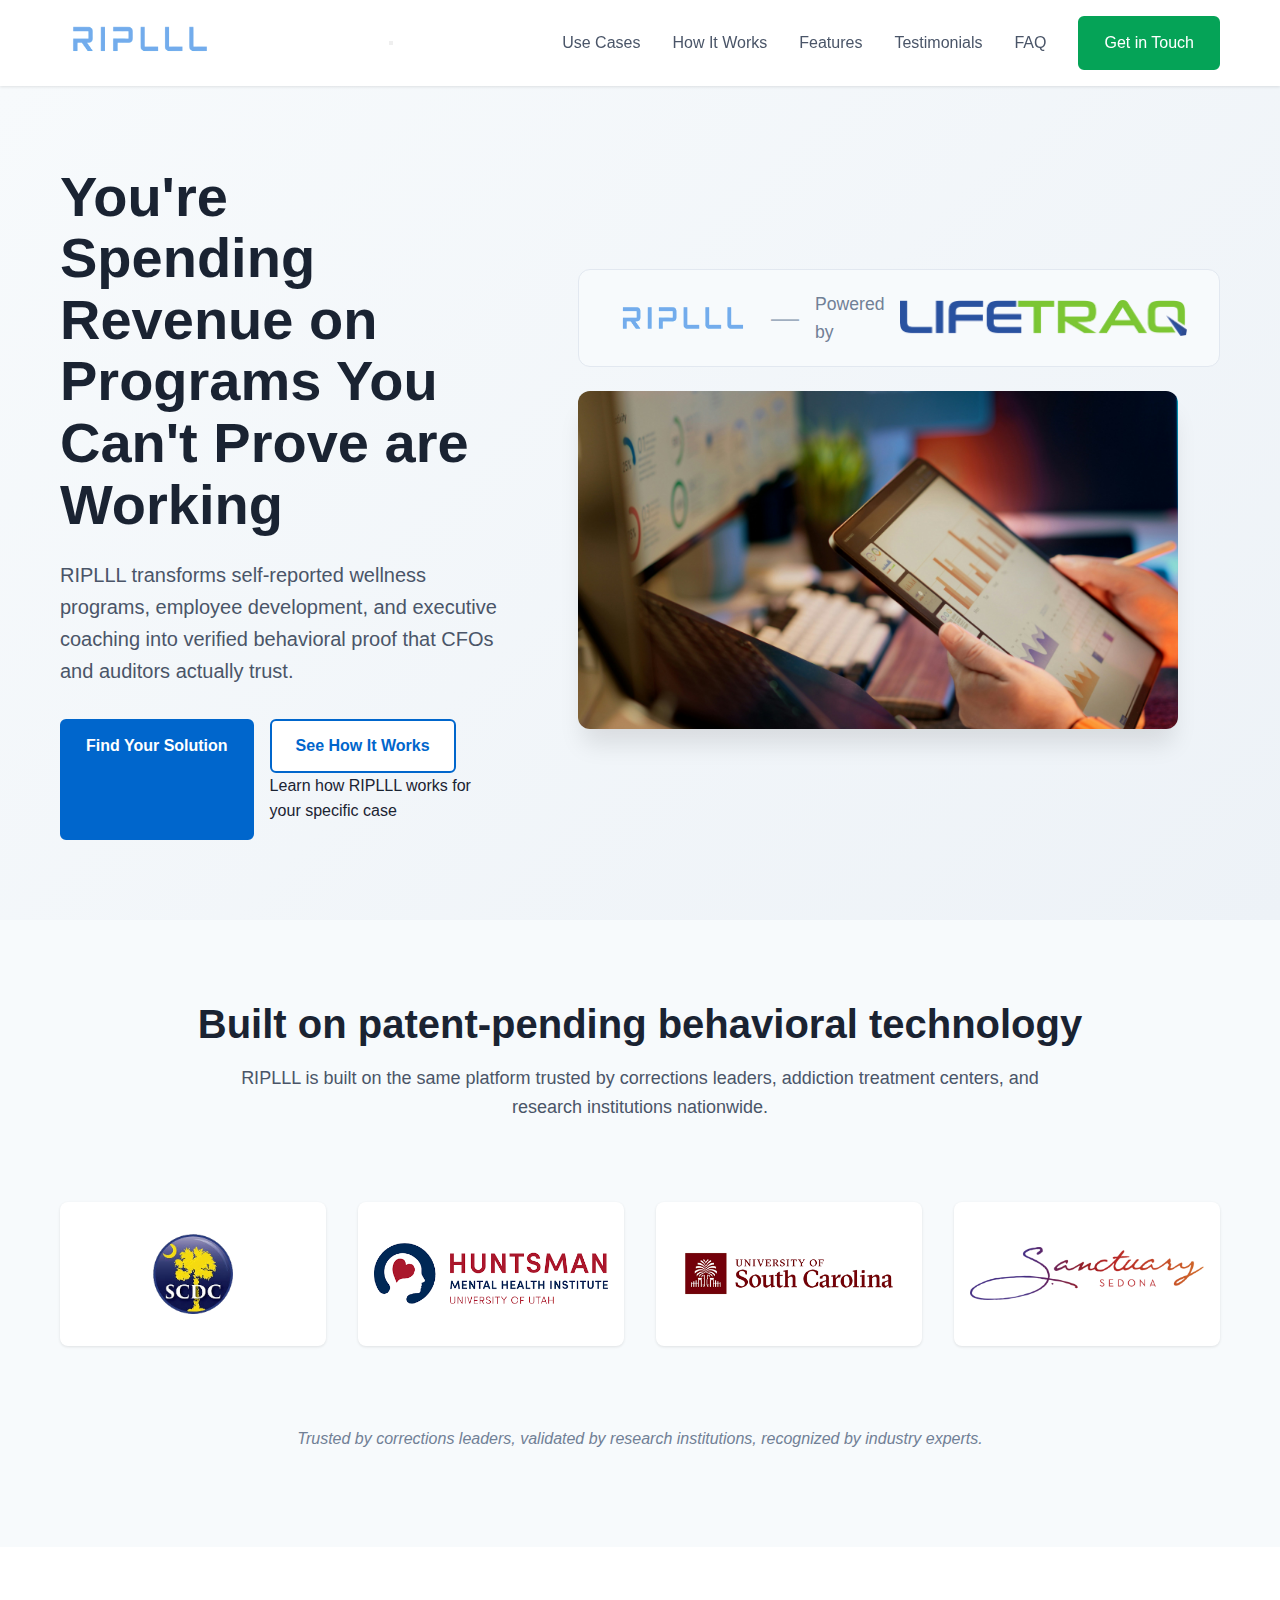
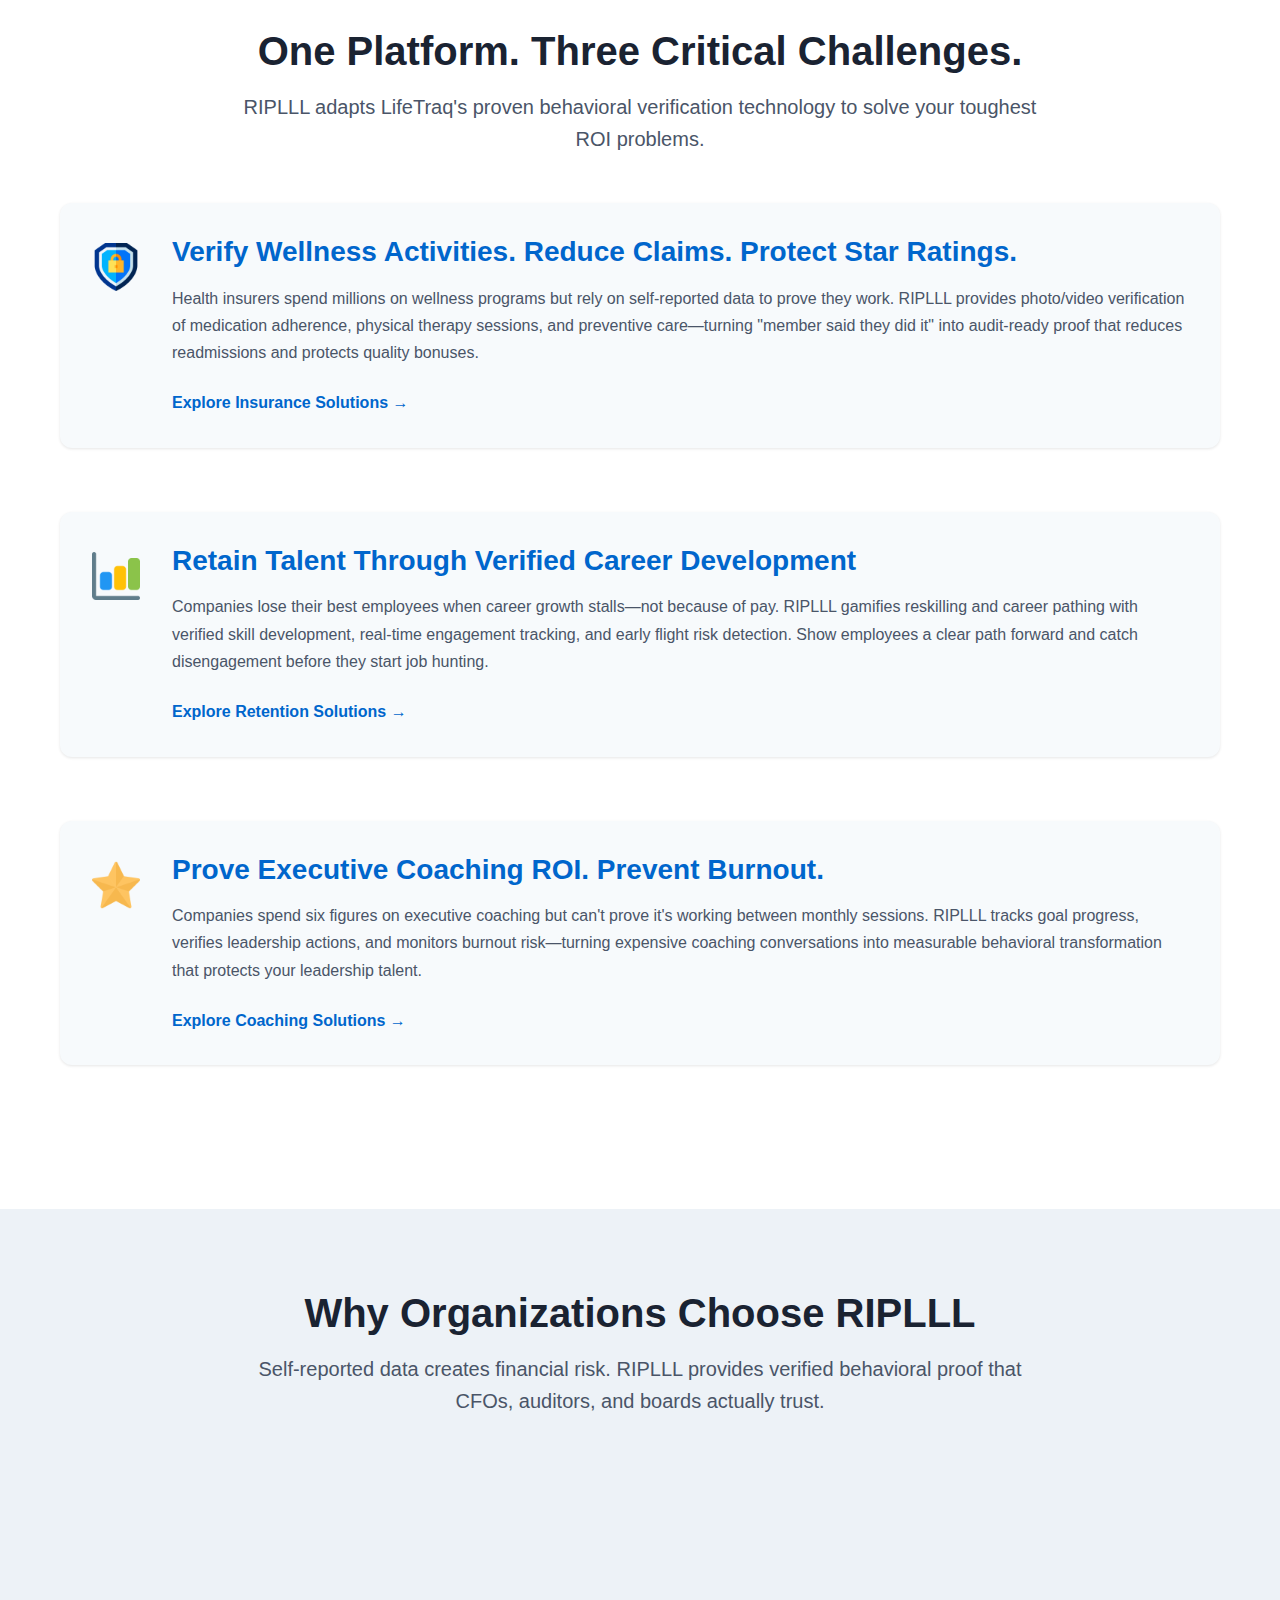
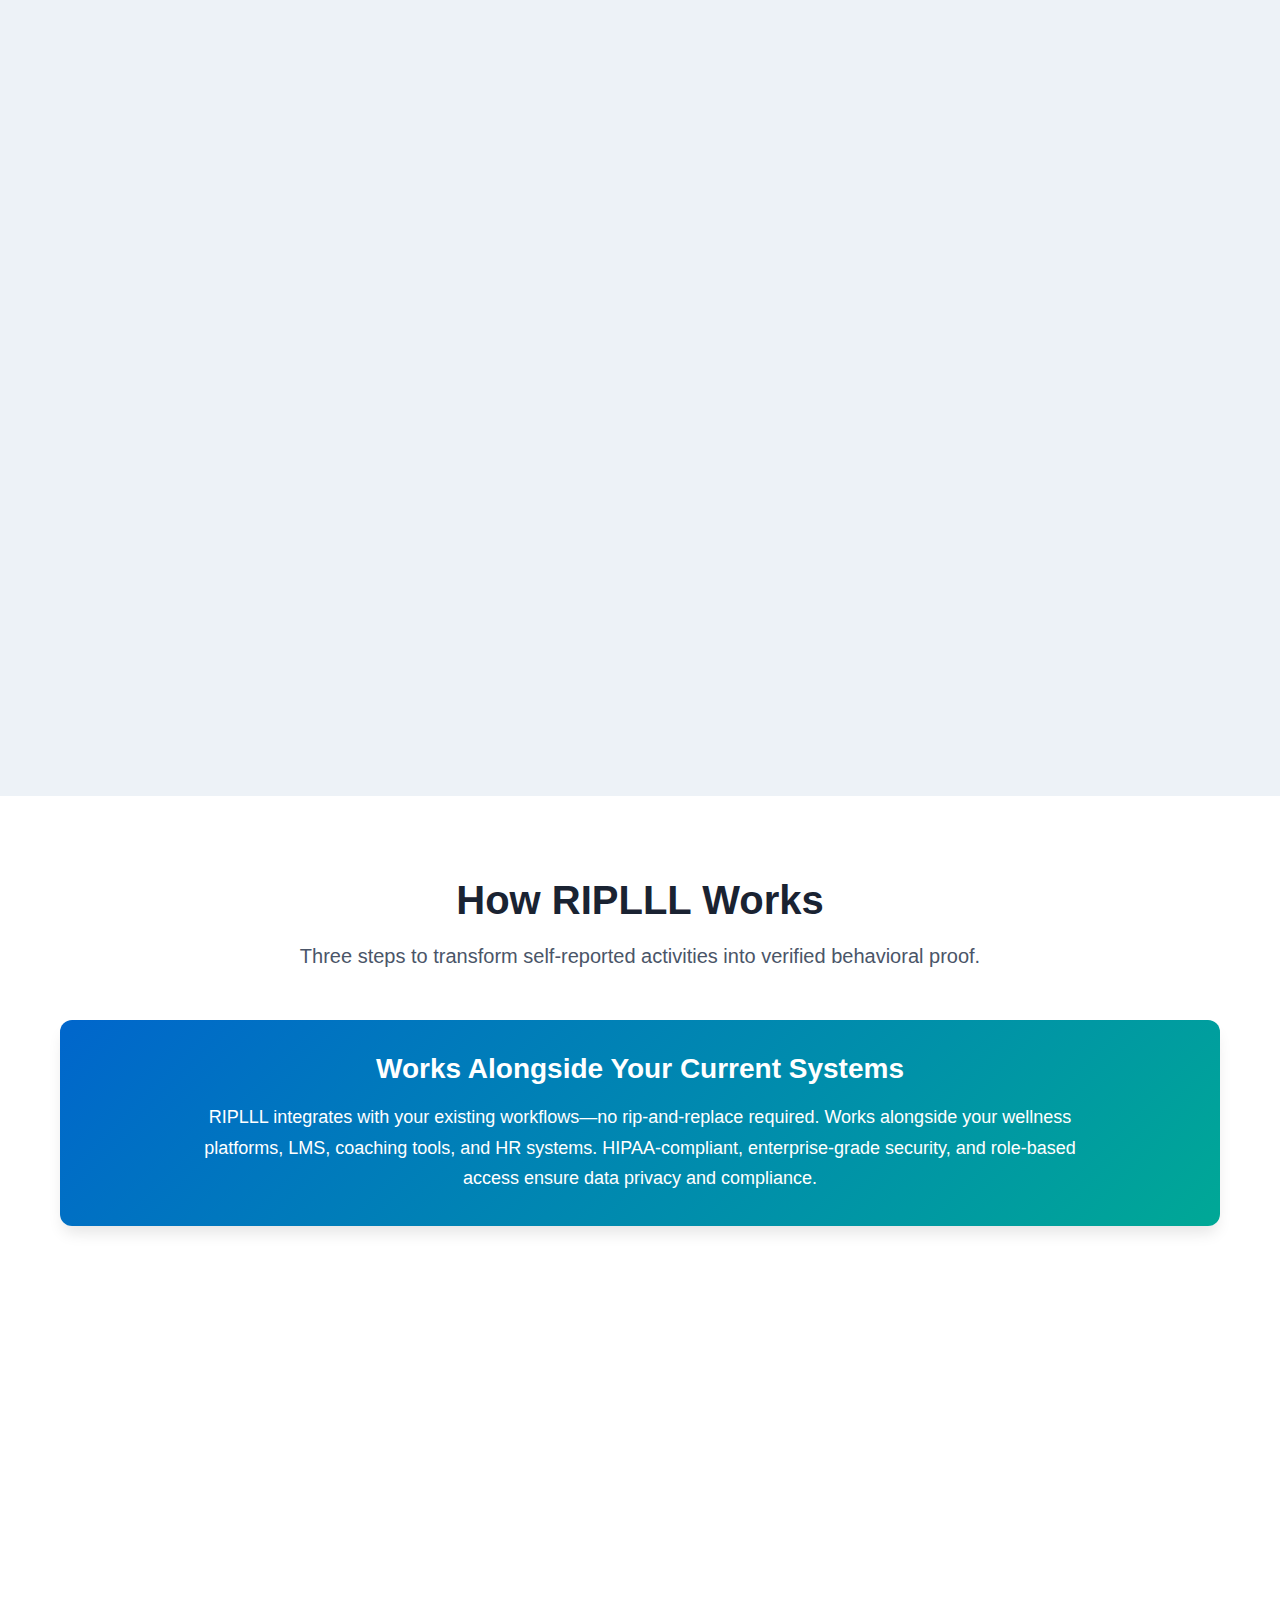
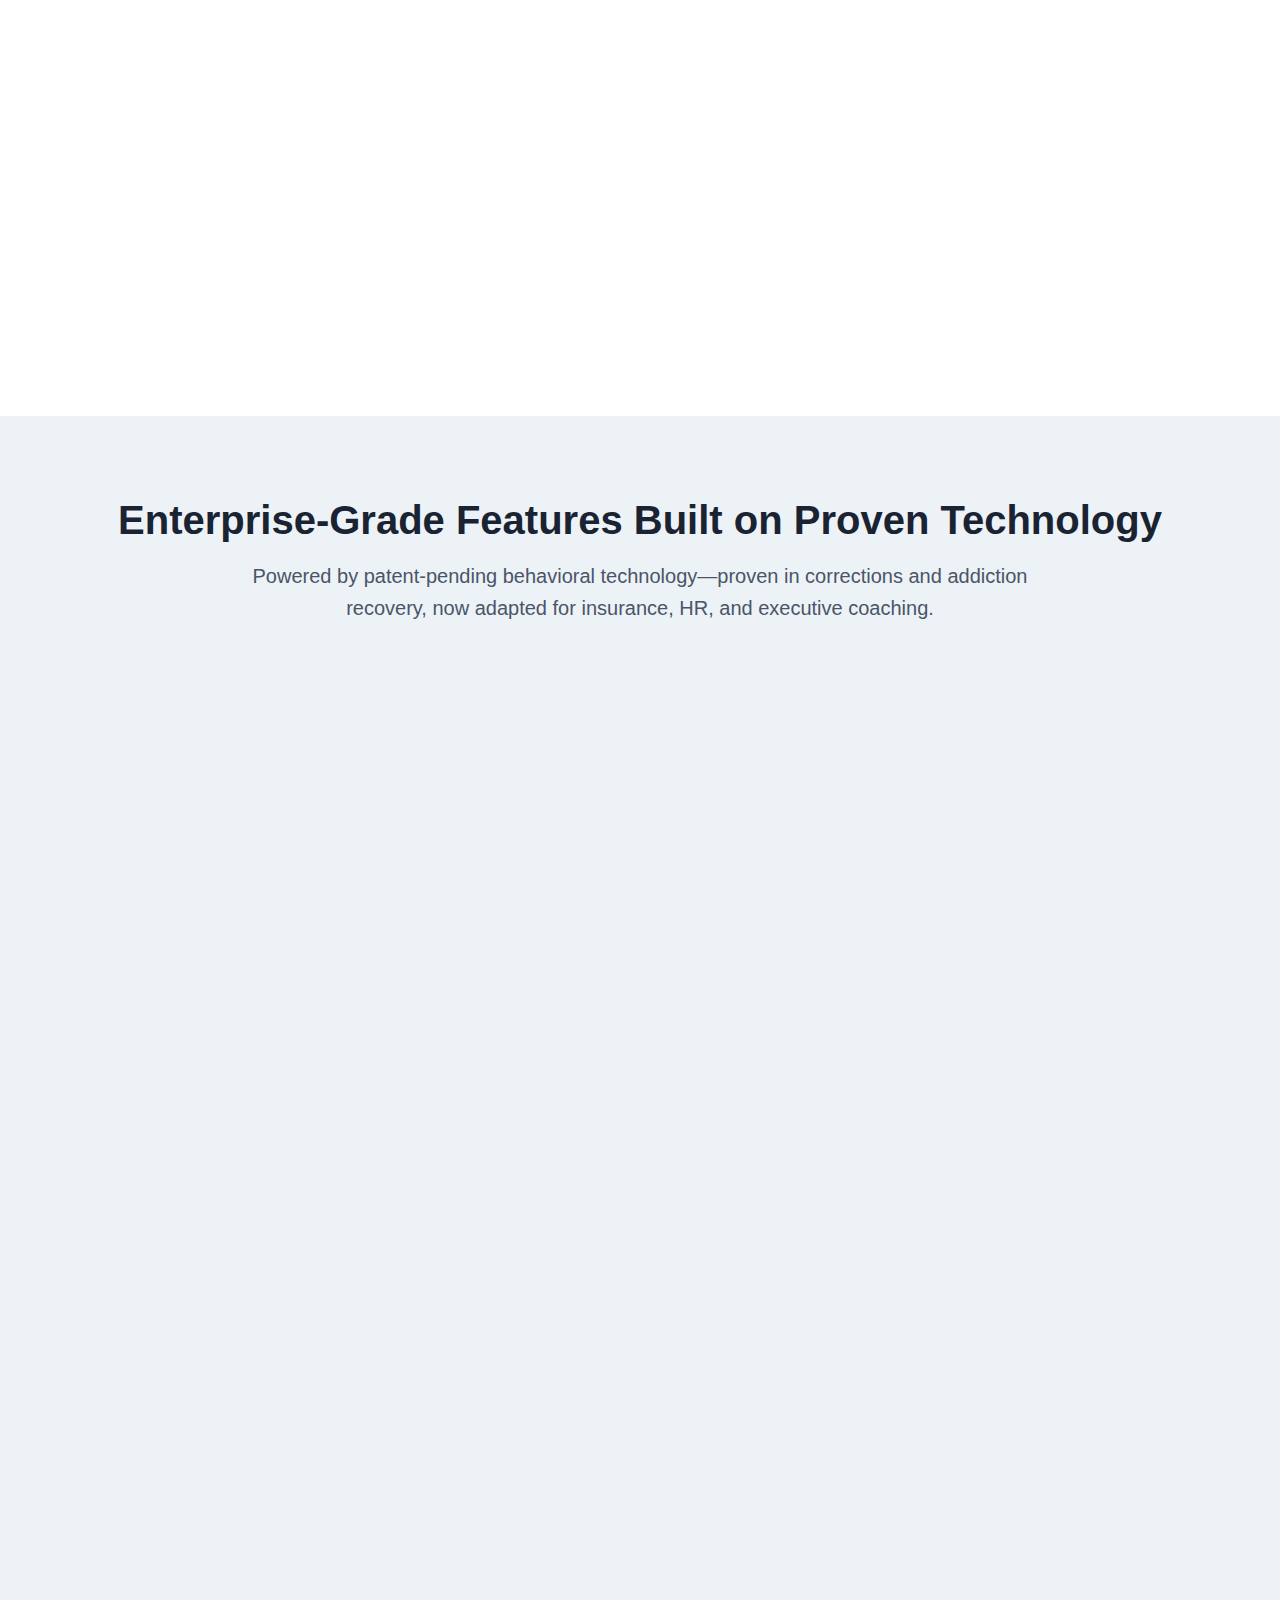
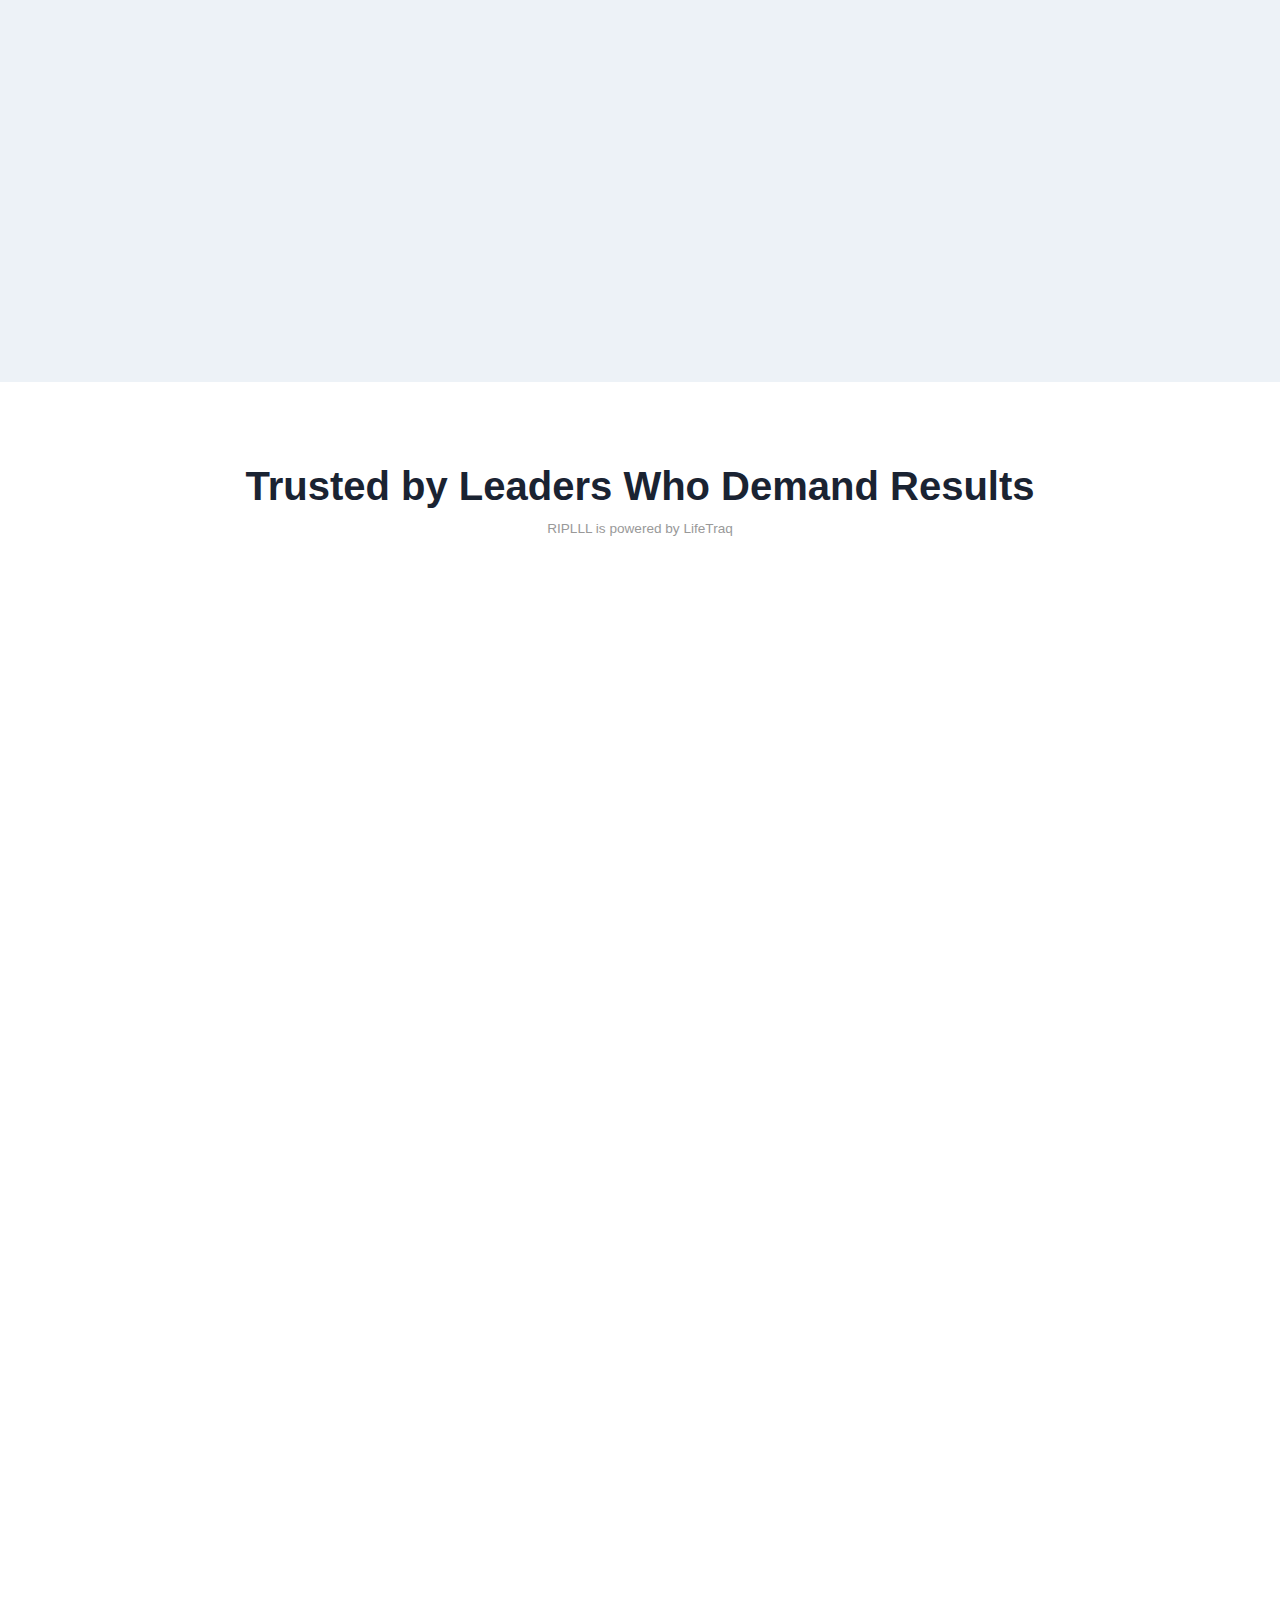
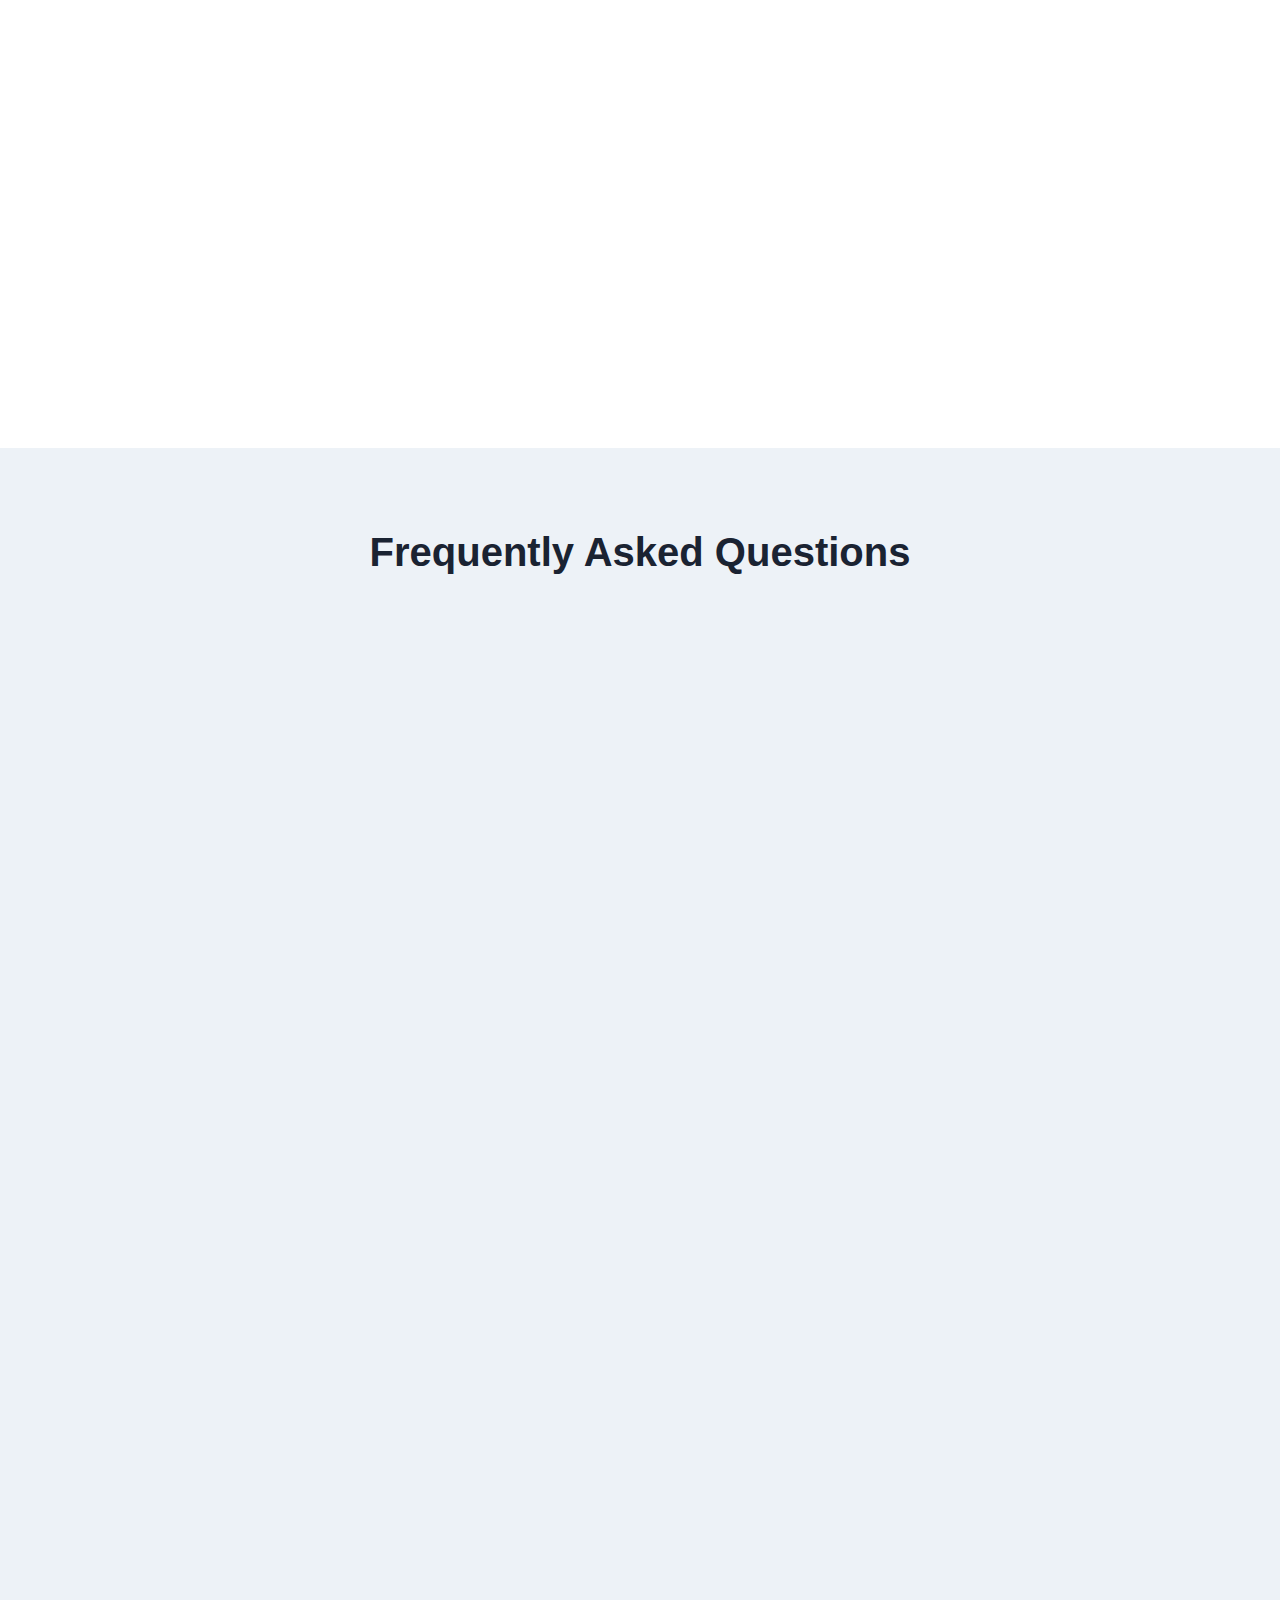
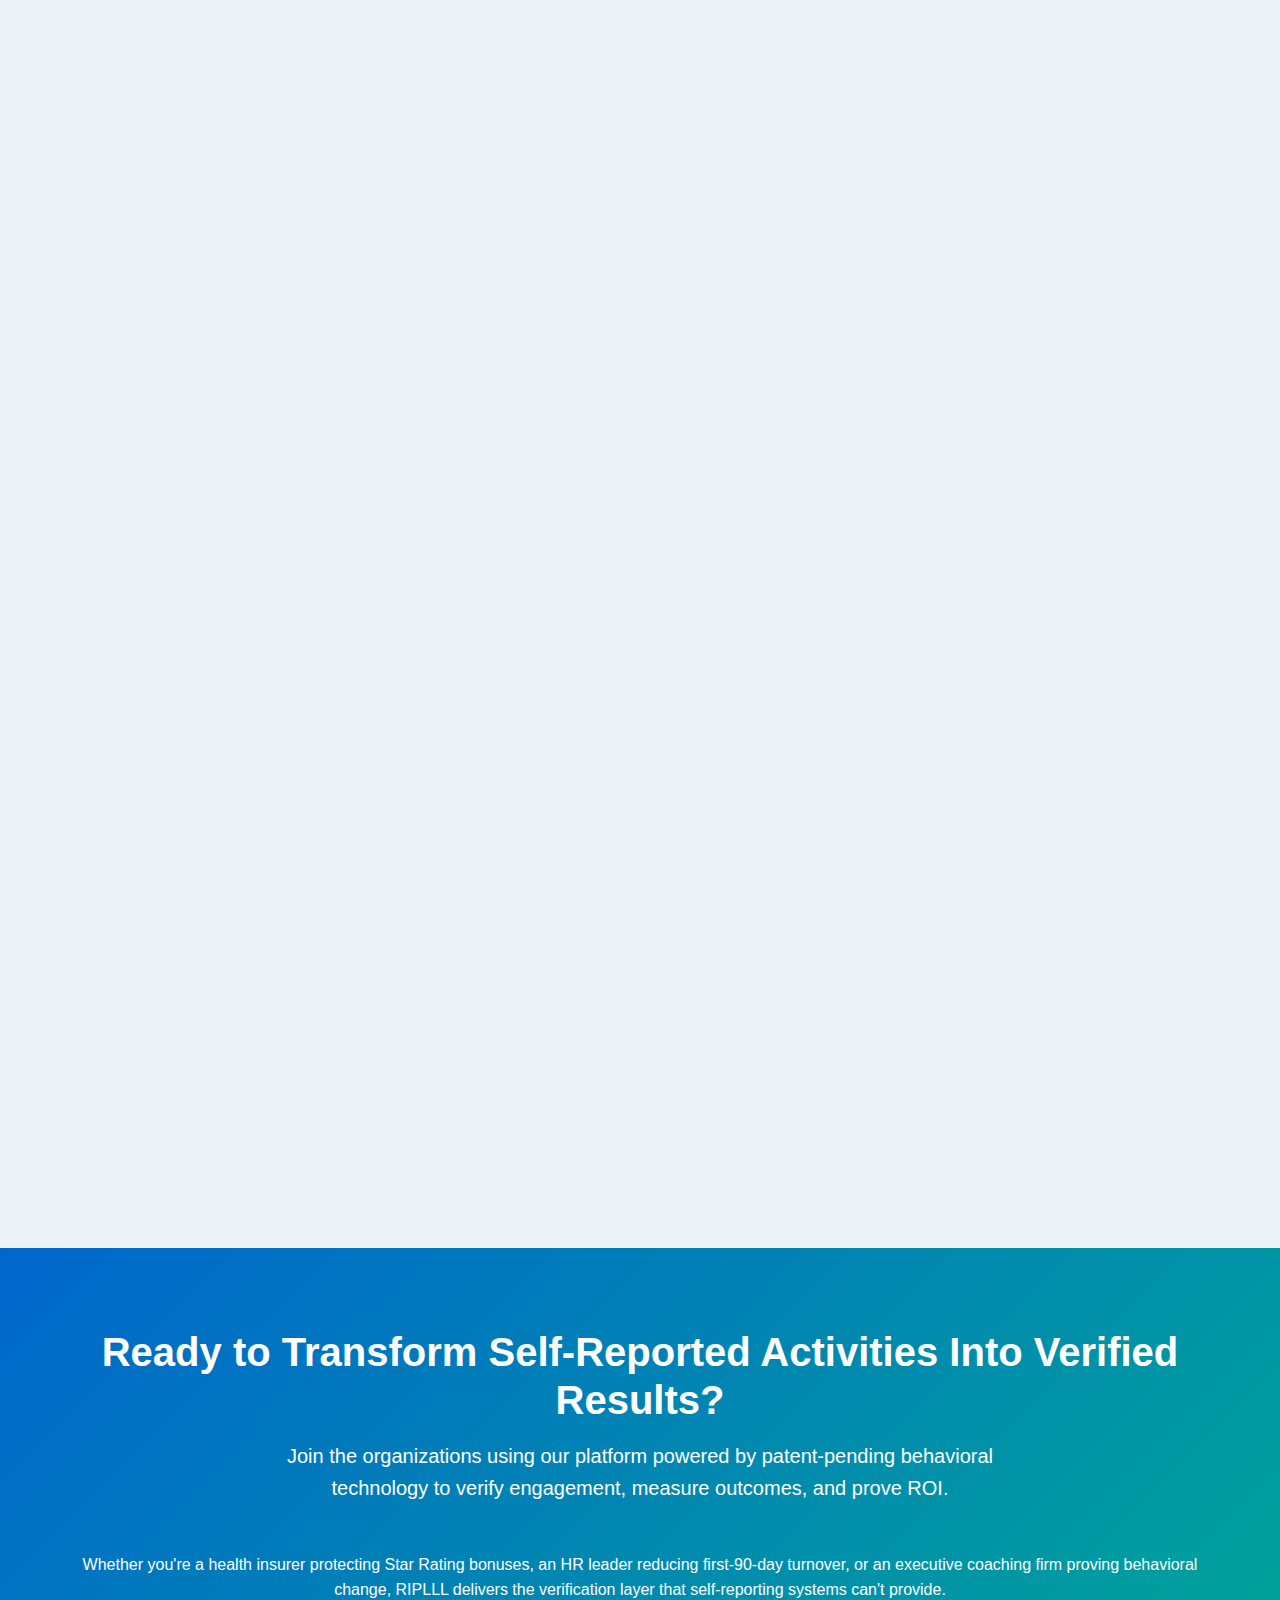
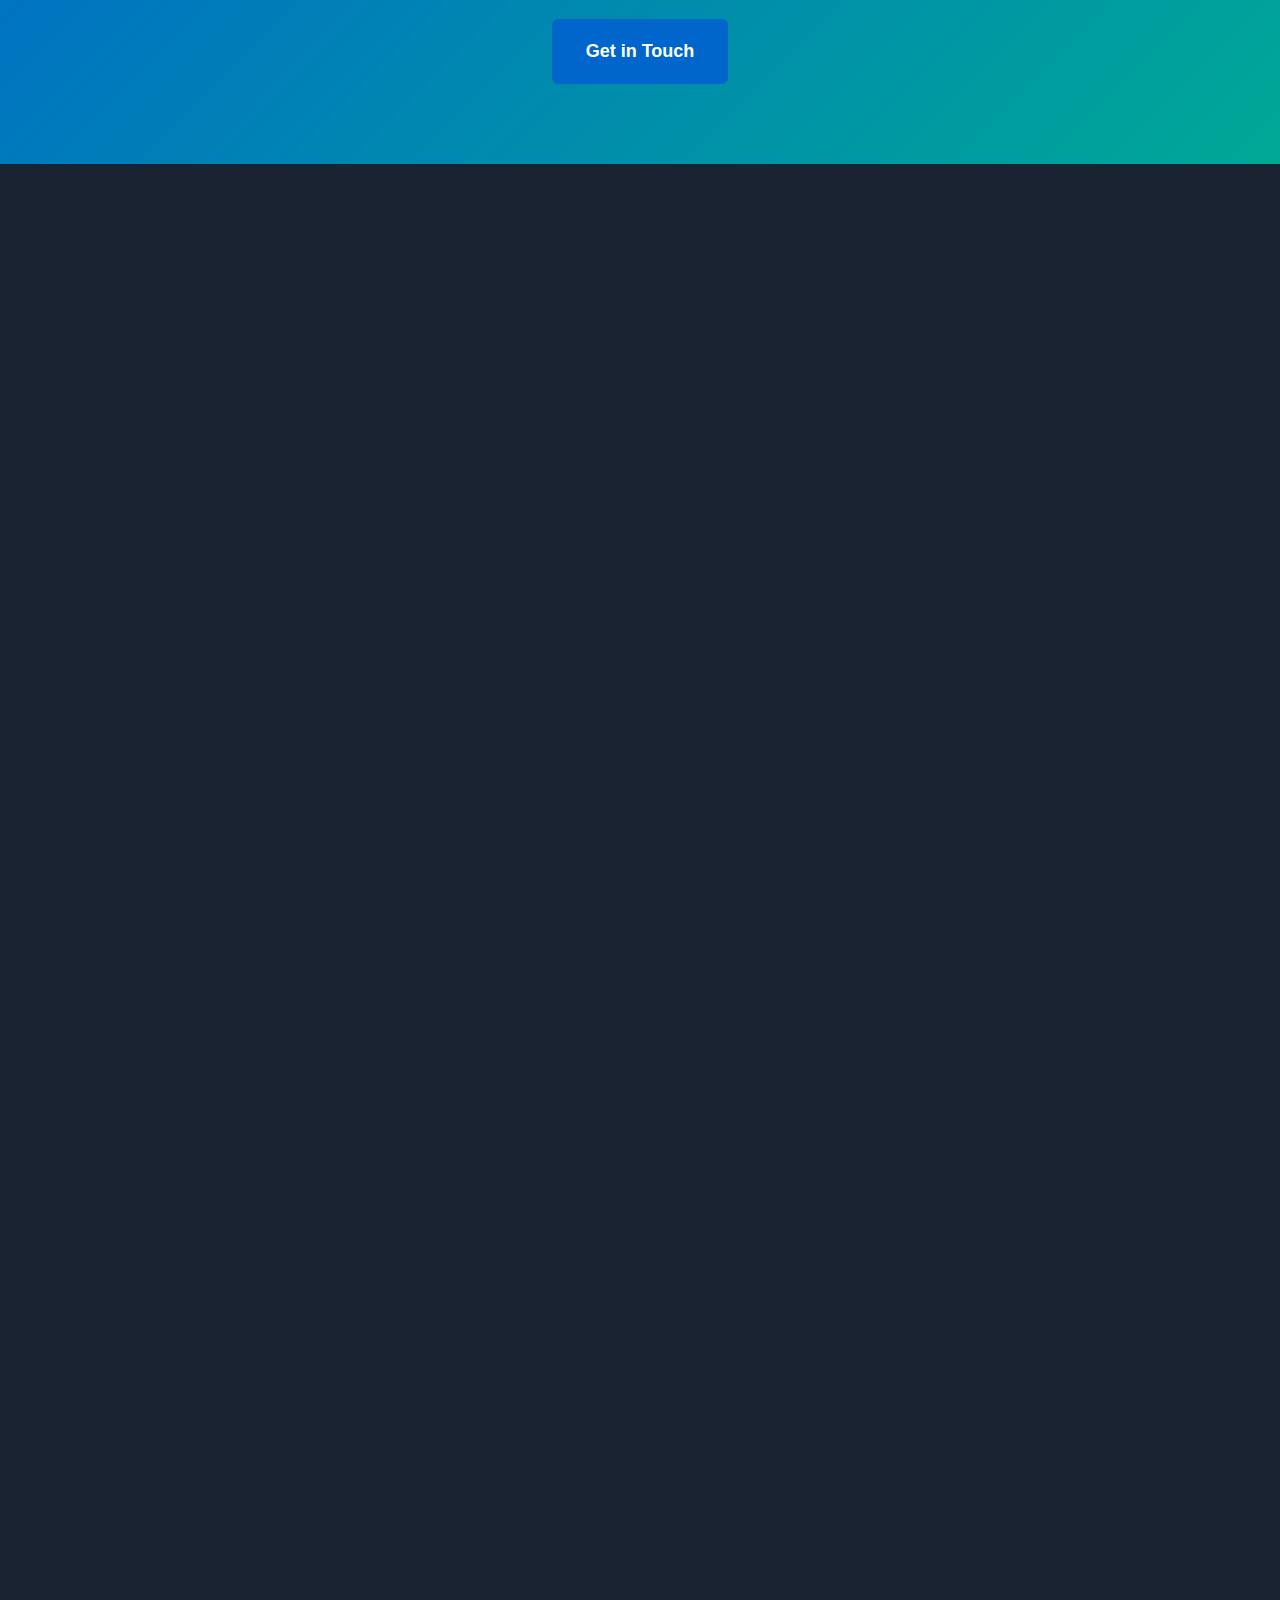
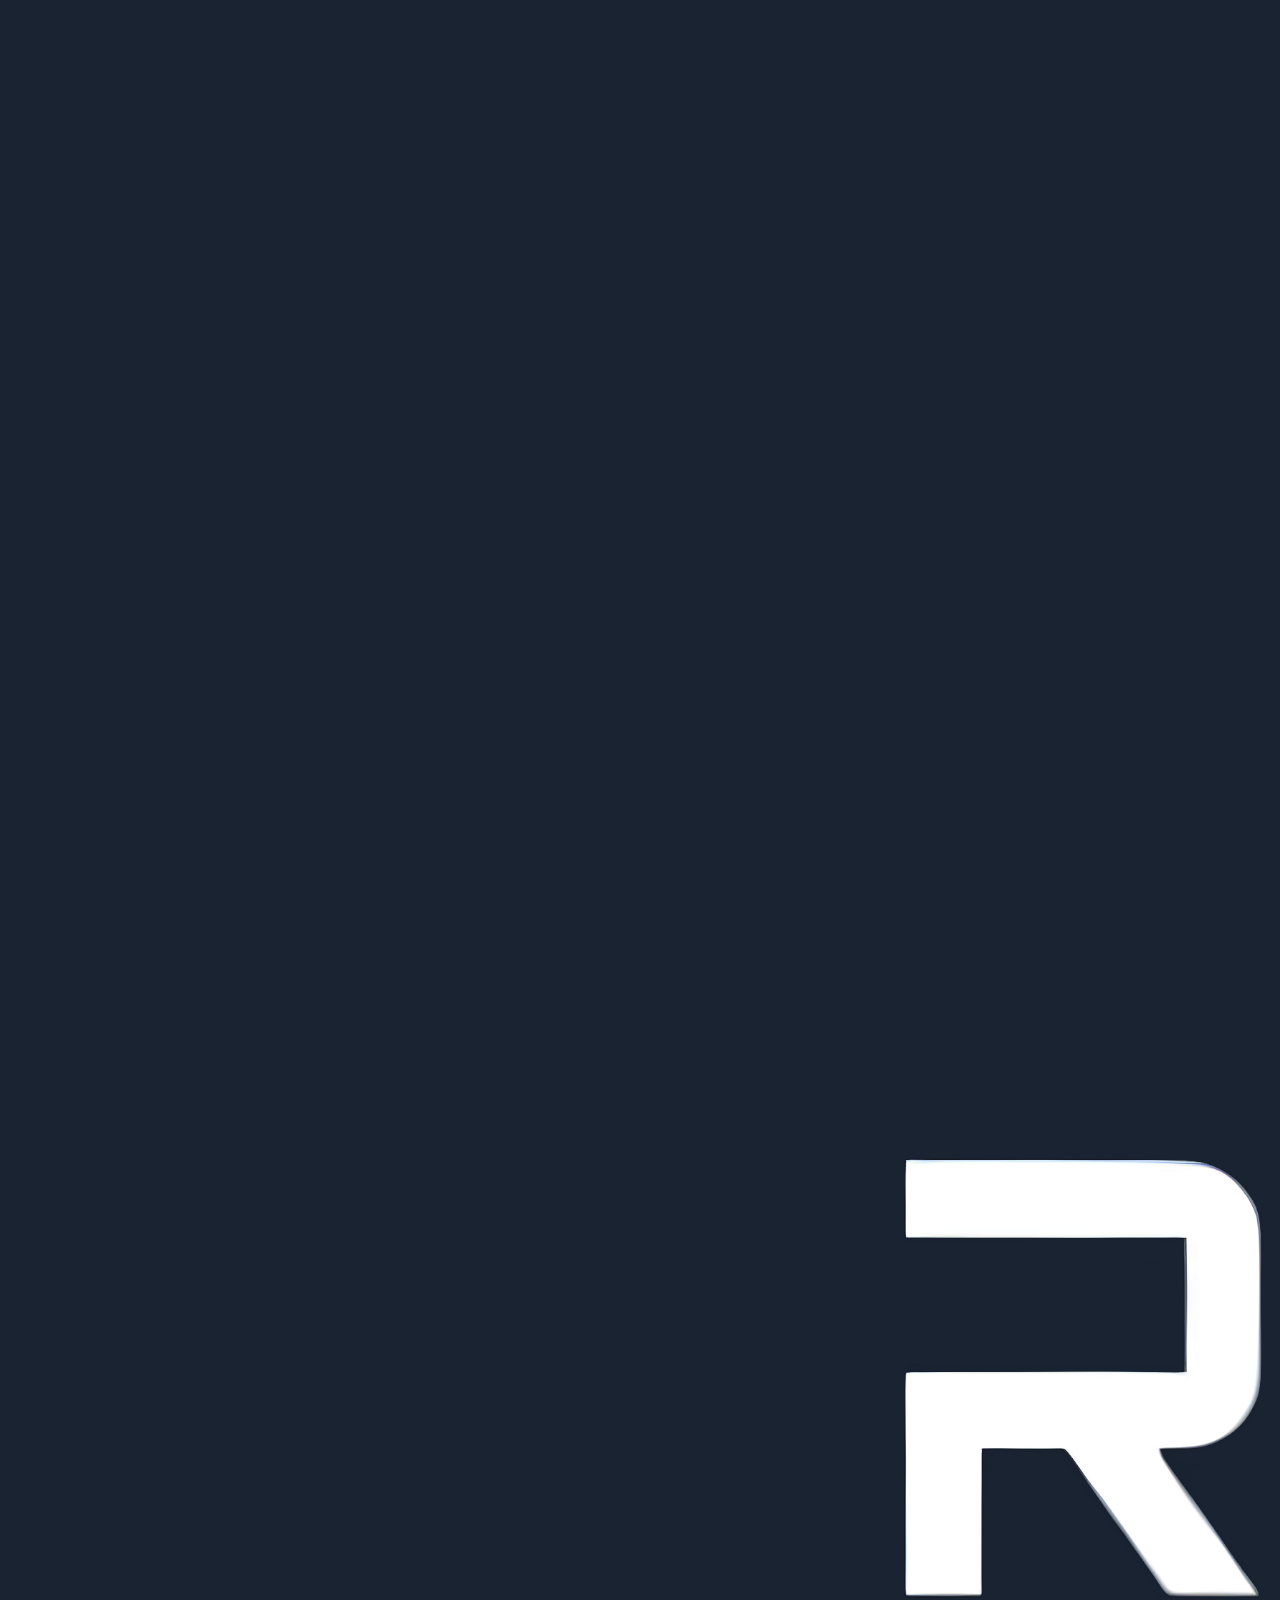
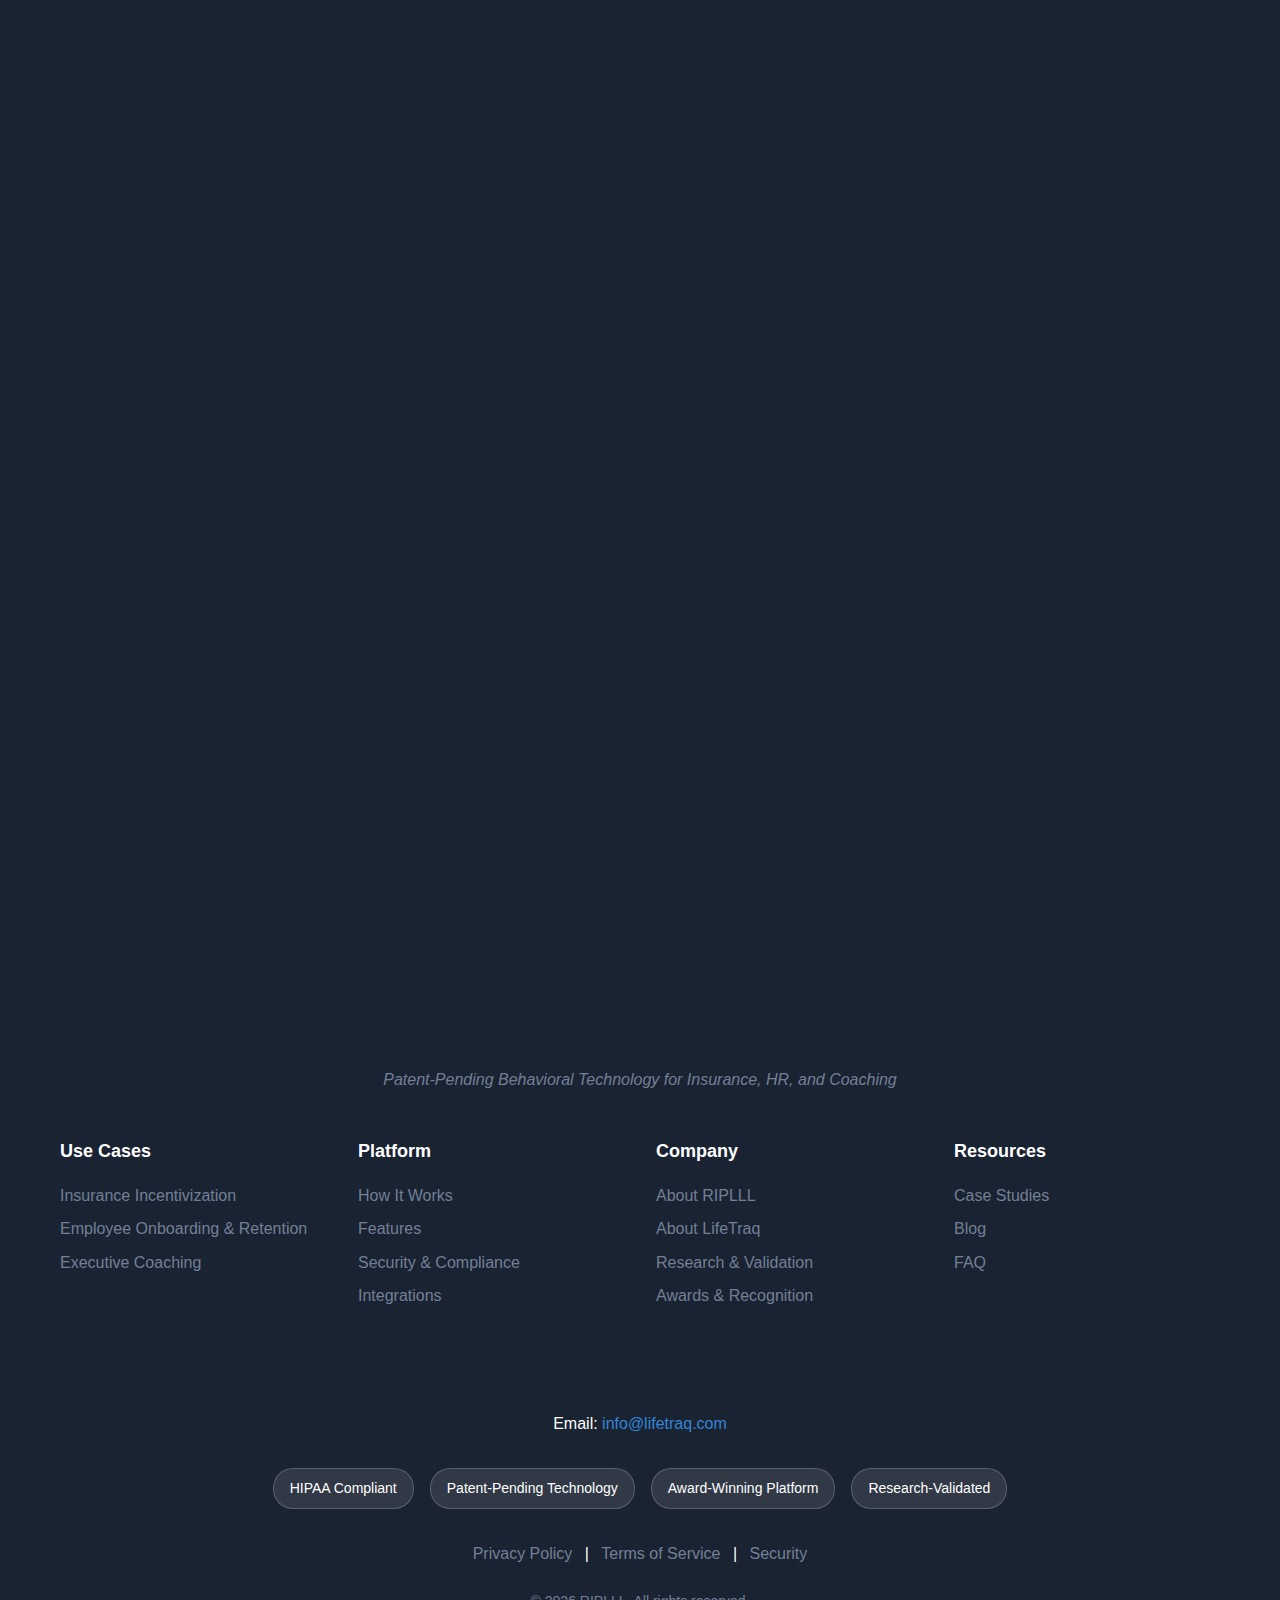
<file: index.html>
<!DOCTYPE html>
<html lang="en">
<head>
    <meta charset="UTF-8">
    <meta name="viewport" content="width=device-width, initial-scale=1.0">
    <meta name="description" content="RIPLLL - Patent-Pending Behavioral Technology for Insurance, HR, and Coaching. Verify Behavior. Measure Engagement. Prove ROI.">
    <title>RIPLLL | Patent-Pending Behavioral Technology for Insurance, HR, and Coaching</title>
    <link rel="stylesheet" href="css/styles.css">
    <style>
        html, body {
            overflow-x: hidden;
        }
        .logo-img {
            height: 40px;
            filter: invert(27%) sepia(82%) saturate(1800%) hue-rotate(182deg) brightness(92%) contrast(101%);
        }
        .hero-ctas .cta-button-primary,
        .hero-ctas .cta-button-secondary {
            padding: 0.75rem 1.5rem;
            font-size: 1rem;
            white-space: nowrap;
        }
        .powered-by-bar {
            display: flex;
            align-items: center;
            justify-content: center;
            gap: 1rem;
            padding: 1.25rem 2rem;
            margin-bottom: 1.5rem;
            background: #F7FAFC;
            border-radius: 12px;
            border: 1px solid #E2E8F0;
        }
        .powered-by-riplll-text-img {
            height: 36px;
            width: auto;
            filter: invert(27%) sepia(82%) saturate(1800%) hue-rotate(182deg) brightness(92%) contrast(101%);
        }
        .powered-by-separator {
            color: #A0AEC0;
            font-size: 1.75rem;
            font-weight: 300;
        }
        .powered-by-label {
            font-size: 1.1rem;
            color: #718096;
            font-weight: 500;
        }
        .powered-by-lifetraq-logo {
            height: 36px;
            width: auto;
        }
        @media (max-width: 768px) {
            .logo-img {
                height: 30px;
            }
            .hero-ctas {
                flex-wrap: wrap;
                justify-content: center;
            }
            .hero-ctas .cta-button-primary,
            .hero-ctas .cta-button-secondary {
                padding: 0.6rem 1.25rem;
                font-size: 0.9rem;
                white-space: normal;
                width: auto;
                border-radius: 6px;
                text-align: center;
            }
            .powered-by-bar {
                flex-wrap: wrap;
                gap: 0.4rem;
                padding: 0.75rem 1rem;
                justify-content: center;
            }
            .powered-by-riplll-text-img {
                height: 24px;
            }
            .powered-by-separator {
                font-size: 1rem;
            }
            .powered-by-label {
                font-size: 0.85rem;
            }
            .powered-by-lifetraq-logo {
                height: 24px;
            }
            .logo-row {
                grid-template-columns: 1fr;
                gap: 1rem;
                margin: 2rem 0;
                padding: 1rem 0;
            }
            .partner-logo {
                flex-direction: row;
                min-height: auto;
                padding: 1rem 1.5rem;
                gap: 1rem;
            }
            .partner-logo img {
                max-height: 50px;
                max-width: 200px;
            }
        }
    </style>
    <link rel="icon" type="image/x-icon" href="favicon.ico">
    <link rel="icon" type="image/png" sizes="32x32" href="images/favicon-32x32.png">
    <link rel="icon" type="image/png" sizes="16x16" href="images/favicon-16x16.png">
    <link rel="apple-touch-icon" sizes="180x180" href="images/apple-touch-icon.png">
    <!-- LinkedIn Insight Tag -->
    <script type="text/javascript">
        _linkedin_partner_id = "8663348";
        window._linkedin_data_partner_ids = window._linkedin_data_partner_ids || [];
        window._linkedin_data_partner_ids.push(_linkedin_partner_id);
    </script>
    <script type="text/javascript">
        (function(l) {
            if (!l){window.lintrk = function(a,b){window.lintrk.q.push([a,b])};
            window.lintrk.q=[]}
            var s = document.getElementsByTagName("script")[0];
            var b = document.createElement("script");
            b.type = "text/javascript";b.async = true;
            b.src = "https://snap.licdn.com/li.lms-analytics/insight.min.js";
            s.parentNode.insertBefore(b, s);
        })(window.lintrk);
    </script>
</head>
<body>
    <!-- Header/Navigation -->
    <header class="header">
        <div class="container">
            <div class="logo">
                <img src="images/brand/riplll_text.png" alt="RIPLLL" class="logo-img">
            </div>
            <button class="mobile-menu-toggle" aria-label="Toggle menu">
                <span></span>
                <span></span>
                <span></span>
            </button>
            <nav class="nav">
                <ul>
                    <li><a href="#use-cases">Use Cases</a></li>
                    <li><a href="#how-it-works">How It Works</a></li>
                    <li><a href="#features">Features</a></li>
                    <li><a href="#testimonials">Testimonials</a></li>
                    <li><a href="#faq">FAQ</a></li>
                    <li><a href="#contact" class="cta-button header-cta-button">Get in Touch</a></li>
                </ul>
            </nav>
        </div>
    </header>

    <!-- Hero Section -->
    <section class="hero">
        <div class="container">
            <div class="hero-content">
                <h1 class="hero-title">You're Spending Revenue on Programs You Can't Prove are Working</h1>
                <p class="hero-subtitle">RIPLLL transforms self-reported wellness programs, employee development, and executive coaching into verified behavioral proof that CFOs and auditors actually trust.</p>
                <div class="hero-ctas">
                    <a href="#use-cases" class="cta-button-primary">Find Your Solution</a>
                    <div class="cta-with-annotation">
                        <a href="#how-it-works" class="cta-button-secondary">See How It Works</a>
                        <p class="cta-subtext">Learn how RIPLLL works for your specific case</p>
                    </div>
                </div>
            </div>
            <div class="hero-visual">
                <div class="powered-by-bar">
                    <img src="images/brand/riplll_text.png" alt="RIPLLL" class="powered-by-riplll-text-img">
                    <span class="powered-by-separator">&mdash;</span>
                    <span class="powered-by-label">Powered by</span>
                    <img src="images/brand/lifetraq_logo.png" alt="LifeTraq" class="powered-by-lifetraq-logo">
                </div>
                <img src="images/Main Landing Page - hero image.jpg" alt="RIPLLL Platform Dashboard" class="hero-image">
            </div>
        </div>
    </section>

    <!-- Partner Logos Section -->
    <section class="powered-by">
        <div class="container">
            <h2 class="section-title">Built on patent-pending behavioral technology</h2>
            <p class="section-text">RIPLLL is built on the same platform trusted by corrections leaders, addiction treatment centers, and research institutions nationwide.</p>

            <div class="logo-row">
                <div class="partner-logo">
                    <img src="images/Proven by lifetraq/SCDC.png" alt="South Carolina Department of Corrections (Academy of Hope)">
                </div>
                <div class="partner-logo">
                    <img src="images/Proven by lifetraq/Huntsman Mental Health Institute.png" alt="Huntsman Mental Health Institute">
                </div>
                <div class="partner-logo">
                    <img src="images/Proven by lifetraq/University of South Carolina.png" alt="University of South Carolina">
                </div>
                <div class="partner-logo">
                    <img src="images/Proven by lifetraq/The Sanctuary at Sedona.webp" alt="The Sanctuary at Sedona">
                </div>
            </div>

            <p class="clarifying-text">Trusted by corrections leaders, validated by research institutions, recognized by industry experts.</p>
        </div>
    </section>

    <!-- Use Cases Section -->
    <section id="use-cases" class="use-cases">
        <div class="container">
            <h2 class="section-title">One Platform. Three Critical Challenges.</h2>
            <p class="section-subtitle">RIPLLL adapts LifeTraq's proven behavioral verification technology to solve your toughest ROI problems.</p>

            <!-- Use Case 1: Insurance -->
            <div class="use-case">
                <div class="use-case-icon">
                    <img src="images/icons/security_2592258.png" alt="Security" class="icon-img">
                </div>
                <div class="use-case-content">
                    <h3>Verify Wellness Activities. Reduce Claims. Protect Star Ratings.</h3>
                    <p class="use-case-description">Health insurers spend millions on wellness programs but rely on self-reported data to prove they work. RIPLLL provides photo/video verification of medication adherence, physical therapy sessions, and preventive care—turning "member said they did it" into audit-ready proof that reduces readmissions and protects quality bonuses.</p>
                    <a href="insurance/index.html" class="cta-link">Explore Insurance Solutions →</a>
                </div>
            </div>

            <!-- Use Case 2: Employee Retention -->
            <div class="use-case">
                <div class="use-case-icon">
                    <img src="images/icons/bar-chart_2107734.png" alt="Analytics" class="icon-img">
                </div>
                <div class="use-case-content">
                    <h3>Retain Talent Through Verified Career Development</h3>
                    <p class="use-case-description">Companies lose their best employees when career growth stalls—not because of pay. RIPLLL gamifies reskilling and career pathing with verified skill development, real-time engagement tracking, and early flight risk detection. Show employees a clear path forward and catch disengagement before they start job hunting.</p>
                    <a href="onboarding/index.html" class="cta-link">Explore Retention Solutions →</a>
                </div>
            </div>

            <!-- Use Case 3: Executive Coaching -->
            <div class="use-case">
                <div class="use-case-icon">
                    <img src="images/icons/star_347025.png" alt="Excellence" class="icon-img">
                </div>
                <div class="use-case-content">
                    <h3>Prove Executive Coaching ROI. Prevent Burnout.</h3>
                    <p class="use-case-description">Companies spend six figures on executive coaching but can't prove it's working between monthly sessions. RIPLLL tracks goal progress, verifies leadership actions, and monitors burnout risk—turning expensive coaching conversations into measurable behavioral transformation that protects your leadership talent.</p>
                    <a href="coaching/index.html" class="cta-link">Explore Coaching Solutions →</a>
                </div>
            </div>
        </div>
    </section>

    <!-- Why Choose RIPLLL Section -->
    <section class="why-riplll">
        <div class="container">
            <h2 class="section-title">Why Organizations Choose RIPLLL</h2>
            <p class="section-subtitle">Self-reported data creates financial risk. RIPLLL provides verified behavioral proof that CFOs, auditors, and boards actually trust.</p>

            <div class="benefits-grid">
                <!-- Benefit 1 -->
                <div class="benefit">
                    <div class="benefit-icon"><img src="images/icons/photo-camera_609673.png" alt="Verification" class="icon-img"></div>
                    <h3>From "They Said They Did It" to "Here's the Proof"</h3>
                    <p>Self-reported activity data is notoriously unreliable—members overestimate adherence, employees overstate skill application, and executives remember what they meant to do instead of what they actually did. RIPLLL's photo/video verification provides audit-ready proof that activities actually happened, closing the gap between reported and actual behavior.</p>
                </div>

                <!-- Benefit 2 -->
                <div class="benefit">
                    <div class="benefit-icon"><img src="images/icons/trophy_2827957.png" alt="Engagement" class="icon-img"></div>
                    <h3>Turn Compliance Into Engagement</h3>
                    <p>Built on the same gamification engine that reduced violence in corrections facilities through the Academy of Hope, RIPLLL transforms mandatory activities into engaging experiences. Points, progress tracking, milestone celebrations, and personalized motivational paths drive participation rates 2-3x higher than traditional programs.</p>
                </div>

                <!-- Benefit 3 -->
                <div class="benefit">
                    <div class="benefit-icon"><img src="images/icons/power_16725941.png" alt="Real-time Alerts" class="icon-img"></div>
                    <h3>Catch Problems Before They Become Crises</h3>
                    <p>Traditional systems tell you what happened last week or last month—when it's too late to intervene. RIPLLL monitors engagement patterns in real-time, flagging at-risk individuals 60-90 days before crisis points: members heading for readmissions, employees considering resignation, executives showing burnout signals.</p>
                </div>

                <!-- Benefit 4 -->
                <div class="benefit">
                    <div class="benefit-icon"><img src="images/icons/money_6554039.png" alt="ROI" class="icon-img"></div>
                    <h3>Prove Value to CFOs, Boards, and Regulators</h3>
                    <p>CFOs demand quantified ROI. Boards want proof of program effectiveness. Regulators require compliance documentation. RIPLLL delivers all three with verified behavioral data that connects actions to outcomes—not just participation to satisfaction scores. Generate reports that justify budgets, protect bonuses, and prove transformation.</p>
                </div>
            </div>
        </div>
    </section>

    <!-- How It Works Section -->
    <section id="how-it-works" class="how-it-works">
        <div class="container">
            <h2 class="section-title">How RIPLLL Works</h2>
            <p class="section-subtitle">Three steps to transform self-reported activities into verified behavioral proof.</p>

            <!-- Step 0 - Full Width -->
            <div class="step-zero">
                <h3>Works Alongside Your Current Systems</h3>
                <p>RIPLLL integrates with your existing workflows—no rip-and-replace required. Works alongside your wellness platforms, LMS, coaching tools, and HR systems. HIPAA-compliant, enterprise-grade security, and role-based access ensure data privacy and compliance.</p>
            </div>

            <div class="steps">
                <!-- Step 1 -->
                <div class="step">
                    <div class="step-number">1</div>
                    <div class="step-icon"><img src="images/icons/content-management-system_2630878.png" alt="Configuration" class="icon-img"></div>
                    <h3>Define What Success Looks Like</h3>
                    <p>Define the behaviors you want to track: wellness activities for members, skill development for employees, and leadership actions for executives. Set verification requirements (photo, video, or self-attestation), configure gamification rewards, and establish success metrics. RIPLLL adapts to your existing programs—no rip-and-replace required.</p>
                </div>

                <!-- Step 2 -->
                <div class="step">
                    <div class="step-number">2</div>
                    <div class="step-icon"><img src="images/icons/photo-camera_609673.png" alt="Verification" class="icon-img"></div>
                    <h3>Participants Complete Activities with Real-Time Verification</h3>
                    <p>Participants complete assigned activities and submit verification through the mobile app or web portal: photos of completed PT sessions, videos of skill application, and reflections on leadership actions. Gamification keeps them engaged—points, progress tracking, milestone celebrations, and personalized motivational paths. Real-time engagement monitoring flags at-risk individuals for early intervention.</p>
                </div>

                <!-- Step 3 -->
                <div class="step">
                    <div class="step-number">3</div>
                    <div class="step-icon"><img src="images/icons/bar-chart_2107734.png" alt="Analytics" class="icon-img"></div>
                    <h3>Real-Time Insights, Early Intervention, Audit-Ready Proof</h3>
                    <p>Coaches, managers, and administrators see real-time dashboards showing engagement rates, completion trends, and risk alerts. Predictive analytics identify at-risk individuals 60-90 days before crisis points—members heading for readmissions, employees considering resignation, executives showing burnout signals. Generate audit-ready reports that prove ROI to CFOs, protect quality bonuses, and justify budgets.</p>
                </div>
            </div>
        </div>
    </section>

    <!-- Features Section -->
    <section id="features" class="features">
        <div class="container">
            <h2 class="section-title">Enterprise-Grade Features Built on Proven Technology</h2>
            <p class="section-subtitle">Powered by patent-pending behavioral technology—proven in corrections and addiction recovery, now adapted for insurance, HR, and executive coaching.</p>

            <div class="features-grid">
                <!-- Feature 1 -->
                <div class="feature">
                    <div class="feature-icon"><img src="images/icons/photo-camera_609673.png" alt="Verification" class="icon-img"></div>
                    <h3>Verify Every Activity with Visual Proof</h3>
                    <p>Participants submit photo or video evidence of completed activities: medication adherence, PT sessions, skill application, leadership behaviors. Creates an audit-ready record of actual behavior—not self-reported claims. Verification requirements are configurable per activity (photo required, video optional, or self-attestation).</p>
                    <p class="tech-detail">Patent-pending behavioral verification with HIPAA-compliant encrypted storage</p>
                </div>

                <!-- Feature 2 -->
                <div class="feature">
                    <div class="feature-icon"><img src="images/icons/trophy_2827957.png" alt="Gamification" class="icon-img"></div>
                    <h3>Personalized Motivational Paths That Drive Participation</h3>
                    <p>Points, progress tracking, milestone celebrations, badges, and leaderboards transform mandatory activities into engaging experiences. Personalized motivational paths adapt to individual preferences—competitive (leaderboards), collaborative (team challenges), or achievement-focused (personal milestones). Built on the same engine that powers the Academy of Hope violence reduction program.</p>
                    <p class="tech-detail">Proven gamification engine with 2-3x higher engagement than traditional programs</p>
                </div>

                <!-- Feature 3 -->
                <div class="feature">
                    <div class="feature-icon"><img src="images/icons/power_16725941.png" alt="Real-time Monitoring" class="icon-img"></div>
                    <h3>Catch At-Risk Individuals Before Crisis Points</h3>
                    <p>Real-time engagement monitoring identifies concerning behavioral patterns 60-90 days before crisis events: members heading for readmissions, employees considering resignation, executives showing burnout signals. Automated alerts notify coaches, managers, or care coordinators to intervene early—when it's still preventable.</p>
                    <p class="tech-detail">Behavioral pattern recognition adapted from relapse prediction technology</p>
                </div>

                <!-- Feature 4 -->
                <div class="feature">
                    <div class="feature-icon"><img src="images/icons/heart_2623059.png" alt="Wellness Monitoring" class="icon-img"></div>
                    <h3>Monitor Wellness Signals, Not Just Goal Completion</h3>
                    <p>RIPLLL doesn't just track whether goals are completed—it monitors engagement velocity, stress indicators, and behavioral health signals to identify burnout risk. Adapted from LifeTraq's addiction recovery technology, this capability protects your most valuable assets: member health, employee retention, and executive talent.</p>
                    <p class="tech-detail">Behavioral health monitoring adapted from opioid relapse prediction research</p>
                </div>

                <!-- Feature 5 -->
                <div class="feature">
                    <div class="feature-icon"><img src="images/icons/security_2592258.png" alt="Security" class="icon-img"></div>
                    <h3>Enterprise-Grade Security for Sensitive Behavioral Data</h3>
                    <p>HIPAA-compliant data encryption, two-factor authentication, role-based access control, and audit-ready compliance tracking. Built for high-stakes environments where security is non-negotiable—corrections facilities, addiction recovery programs, and healthcare systems. Meets the security standards required by Fortune 500 IT, legal, and compliance teams.</p>
                    <p class="tech-detail">Corrections-grade security architecture with healthcare data protection standards</p>
                </div>

                <!-- Feature 6 -->
                <div class="feature">
                    <div class="feature-icon"><img src="images/icons/content-management-system_2630878.png" alt="Integration" class="icon-img"></div>
                    <h3>Works Alongside Your Existing Systems</h3>
                    <p>RIPLLL integrates with your existing wellness platforms, HRIS systems, learning management systems, and coaching tools through API connections. Cloud-based infrastructure scales from pilot programs to enterprise-wide deployments across multiple locations and thousands of users. No rip-and-replace required.</p>
                    <p class="tech-detail">RESTful API with webhook support for custom integrations</p>
                </div>
            </div>
        </div>
    </section>

    <!-- Testimonials Section -->
    <section id="testimonials" class="testimonials">
        <div class="container">
            <h2 class="section-title">Trusted by Leaders Who Demand Results</h2>
            <p style="text-align: center; font-size: 0.85rem; color: #999; margin-top: -0.5rem; margin-bottom: 1.5rem;">RIPLLL is powered by LifeTraq</p>

            <div class="testimonials-grid">
                <!-- Testimonial 1 -->
                <div class="testimonial">
                    <p class="quote">"LifeTraq has developed corrections-specific software with built-in compliance tracking that will appeal to program leaders responsible for ensuring program effectiveness and results."</p>
                    <div class="attribution">
                        <img src="images/tom_herzog.jpg" alt="Tom Herzog" class="headshot">
                        <div>
                            <p class="name">Tom Herzog</p>
                            <p class="title">Retired Deputy Commissioner and CIO</p>
                            <p class="organization">New York State Department of Corrections and Community Supervision</p>
                        </div>
                    </div>
                </div>

                <!-- Testimonial 2 -->
                <div class="testimonial">
                    <p class="quote">"LifeTraq's involvement has been instrumental in transforming the lives of individuals by providing opportunities for growth."</p>
                    <div class="attribution">
                        <img src="images/traci_fant.jpg" alt="Traci Fant" class="headshot">
                        <div>
                            <p class="name">Traci Fant</p>
                            <p class="title">Director, The Academy of Hope</p>
                            <p class="organization">South Carolina Department of Corrections</p>
                        </div>
                    </div>
                </div>
            </div>
        </div>
    </section>

    <!-- FAQ Section -->
    <section id="faq" class="faq">
        <div class="container">
            <h2 class="section-title">Frequently Asked Questions</h2>

            <div class="faq-list">
                <!-- FAQ 1 -->
                <div class="faq-item">
                    <h3>How is RIPLLL different from self-reporting systems?</h3>
                    <p>Self-reported activity completion creates a 3× gap between claimed and actual completion rates (93% self-reported vs. 33% verified). RIPLLL requires photo/video proof of every activity, eliminating fraud risk and providing audit-ready documentation. This verified data enables defensible ROI claims to CFOs, boards, and regulators.</p>
                </div>

                <!-- FAQ 2 -->
                <div class="faq-item">
                    <h3>What makes RIPLLL's technology "patent-pending"?</h3>
                    <p>RIPLLL is built on LifeTraq's patent-pending behavioral verification technology, originally developed for corrections environments. This includes unique gamification algorithms, predictive engagement scoring, and verification workflows specifically designed for high-stakes environments where compliance and outcomes matter.</p>
                </div>

                <!-- FAQ 3 -->
                <div class="faq-item">
                    <h3>How quickly can we see results?</h3>
                    <p>Most partners see measurable improvements within 30-60 days:</p>
                    <ul>
                        <li>Insurance: 10-15% increase in verified wellness activity completion</li>
                        <li>HR: 45-day early warning for at-risk new hires (vs. 90-day lag with traditional systems)</li>
                        <li>Coaching: 20-30% reduction in "catch-up time" during coaching sessions</li>
                    </ul>
                    <p>Full ROI typically materializes within 6-12 months through reduced claims, lower turnover, or improved coaching retention.</p>
                </div>

                <!-- FAQ 4 -->
                <div class="faq-item">
                    <h3>Is RIPLLL HIPAA-compliant and secure?</h3>
                    <p>Yes. RIPLLL inherits LifeTraq's HIPAA-compliant architecture, including:</p>
                    <ul>
                        <li>Encrypted data storage with user anonymization</li>
                        <li>Two-factor authentication</li>
                        <li>Role-based access control</li>
                        <li>Corrections-grade security designed for high-risk environments</li>
                        <li>Audit-ready compliance tracking</li>
                    </ul>
                    <p>Our platform meets healthcare data protection standards and has been deployed in secure correctional facilities.</p>
                </div>

                <!-- FAQ 5 -->
                <div class="faq-item">
                    <h3>How does RIPLLL integrate with our existing systems?</h3>
                    <p>RIPLLL offers flexible integration options: RESTful API for custom integrations, webhook support for real-time data sharing, pre-built connectors for common platforms (wellness portals, HRIS, LMS, coaching tools), and standalone deployment for pilot programs. Our team provides integration support to ensure seamless data flow with your existing technology stack.</p>
                </div>

                <!-- FAQ 6 -->
                <div class="faq-item">
                    <h3>What kind of support and training do you provide?</h3>
                    <p>Every RIPLLL deployment includes:</p>
                    <ul>
                        <li>Initial configuration and setup support (2-5 days)</li>
                        <li>Administrator training for your team</li>
                        <li>Participant onboarding materials (videos, guides, FAQs)</li>
                        <li>Ongoing technical support via email, phone, and chat</li>
                        <li>Quarterly business reviews to optimize program performance</li>
                    </ul>
                    <p>We also provide custom training for large enterprise deployments.</p>
                </div>

                <!-- FAQ 7 -->
                <div class="faq-item">
                    <h3>Can we start with a pilot program before full deployment?</h3>
                    <p>Absolutely. Most partners begin with a pilot program (50-200 participants) to validate ROI before scaling enterprise-wide. Pilot programs typically run 60-90 days and include:</p>
                    <ul>
                        <li>Dedicated implementation support</li>
                        <li>Custom reporting to measure pilot outcomes</li>
                        <li>Stakeholder presentations to secure buy-in for full deployment</li>
                        <li>Flexible pricing for pilot-to-production transition</li>
                    </ul>
                </div>
            </div>
        </div>
    </section>

    <!-- Final CTA Section -->
    <section id="contact" class="final-cta">
        <div class="container">
            <h2 class="section-title">Ready to Transform Self-Reported Activities Into Verified Results?</h2>
            <p class="section-subtitle">Join the organizations using our platform powered by patent-pending behavioral technology to verify engagement, measure outcomes, and prove ROI.</p>
            <p class="supporting-text">Whether you're a health insurer protecting Star Rating bonuses, an HR leader reducing first-90-day turnover, or an executive coaching firm proving behavioral change, RIPLLL delivers the verification layer that self-reporting systems can't provide.</p>
            <a href="mailto:info@lifetraq.com" class="cta-button-primary">Get in Touch</a>
        </div>
    </section>

    <!-- Footer -->
    <footer class="footer">
        <div class="container">
            <div class="footer-logo">
                <img src="images/brand/riplll_stack.png" alt="RIPLLL" class="footer-logo-img">
                <p class="tagline-full">Patent-Pending Behavioral Technology for Insurance, HR, and Coaching</p>
            </div>

            <div class="footer-columns">
                <div class="footer-column">
                    <h3>Use Cases</h3>
                    <ul>
                        <li><a href="insurance/index.html">Insurance Incentivization</a></li>
                        <li><a href="onboarding/index.html">Employee Onboarding & Retention</a></li>
                        <li><a href="coaching/index.html">Executive Coaching</a></li>
                    </ul>
                </div>

                <div class="footer-column">
                    <h3>Platform</h3>
                    <ul>
                        <li><a href="#how-it-works">How It Works</a></li>
                        <li><a href="#features">Features</a></li>
                        <li><a href="#features">Security & Compliance</a></li>
                        <li><a href="#features">Integrations</a></li>
                    </ul>
                </div>

                <div class="footer-column">
                    <h3>Company</h3>
                    <ul>
                        <li><a href="#about">About RIPLLL</a></li>
                        <li><a href="#about">About LifeTraq</a></li>
                        <li><a href="#testimonials">Research & Validation</a></li>
                        <li><a href="#testimonials">Awards & Recognition</a></li>
                    </ul>
                </div>

                <div class="footer-column">
                    <h3>Resources</h3>
                    <ul>
                        <li><a href="#case-studies">Case Studies</a></li>
                        <li><a href="#blog">Blog</a></li>
                        <li><a href="#faq">FAQ</a></li>
                    </ul>
                </div>
            </div>

            <div class="footer-contact">
                <h3>Contact Information</h3>
                <p>Email: <a href="mailto:info@lifetraq.com">info@lifetraq.com</a></p>
            </div>

            <div class="footer-badges">
                <div class="badge">HIPAA Compliant</div>
                <div class="badge">Patent-Pending Technology</div>
                <div class="badge">Award-Winning Platform</div>
                <div class="badge">Research-Validated</div>
            </div>

            <div class="footer-legal">
                <a href="privacy.html">Privacy Policy</a> |
                <a href="#terms">Terms of Service</a> |
                <a href="#security">Security</a>
            </div>

            <div class="footer-copyright">
                <p>&copy; 2026 RIPLLL. All rights reserved.</p>
            </div>
        </div>
    </footer>

    <script src="js/main.js"></script>
    <!-- LinkedIn Insight Tag Noscript -->
    <noscript>
        <img height="1" width="1" style="display:none;" alt="" src="https://px.ads.linkedin.com/collect/?pid=8663348&fmt=gif" />
    </noscript>
</body>
</html>
</file>
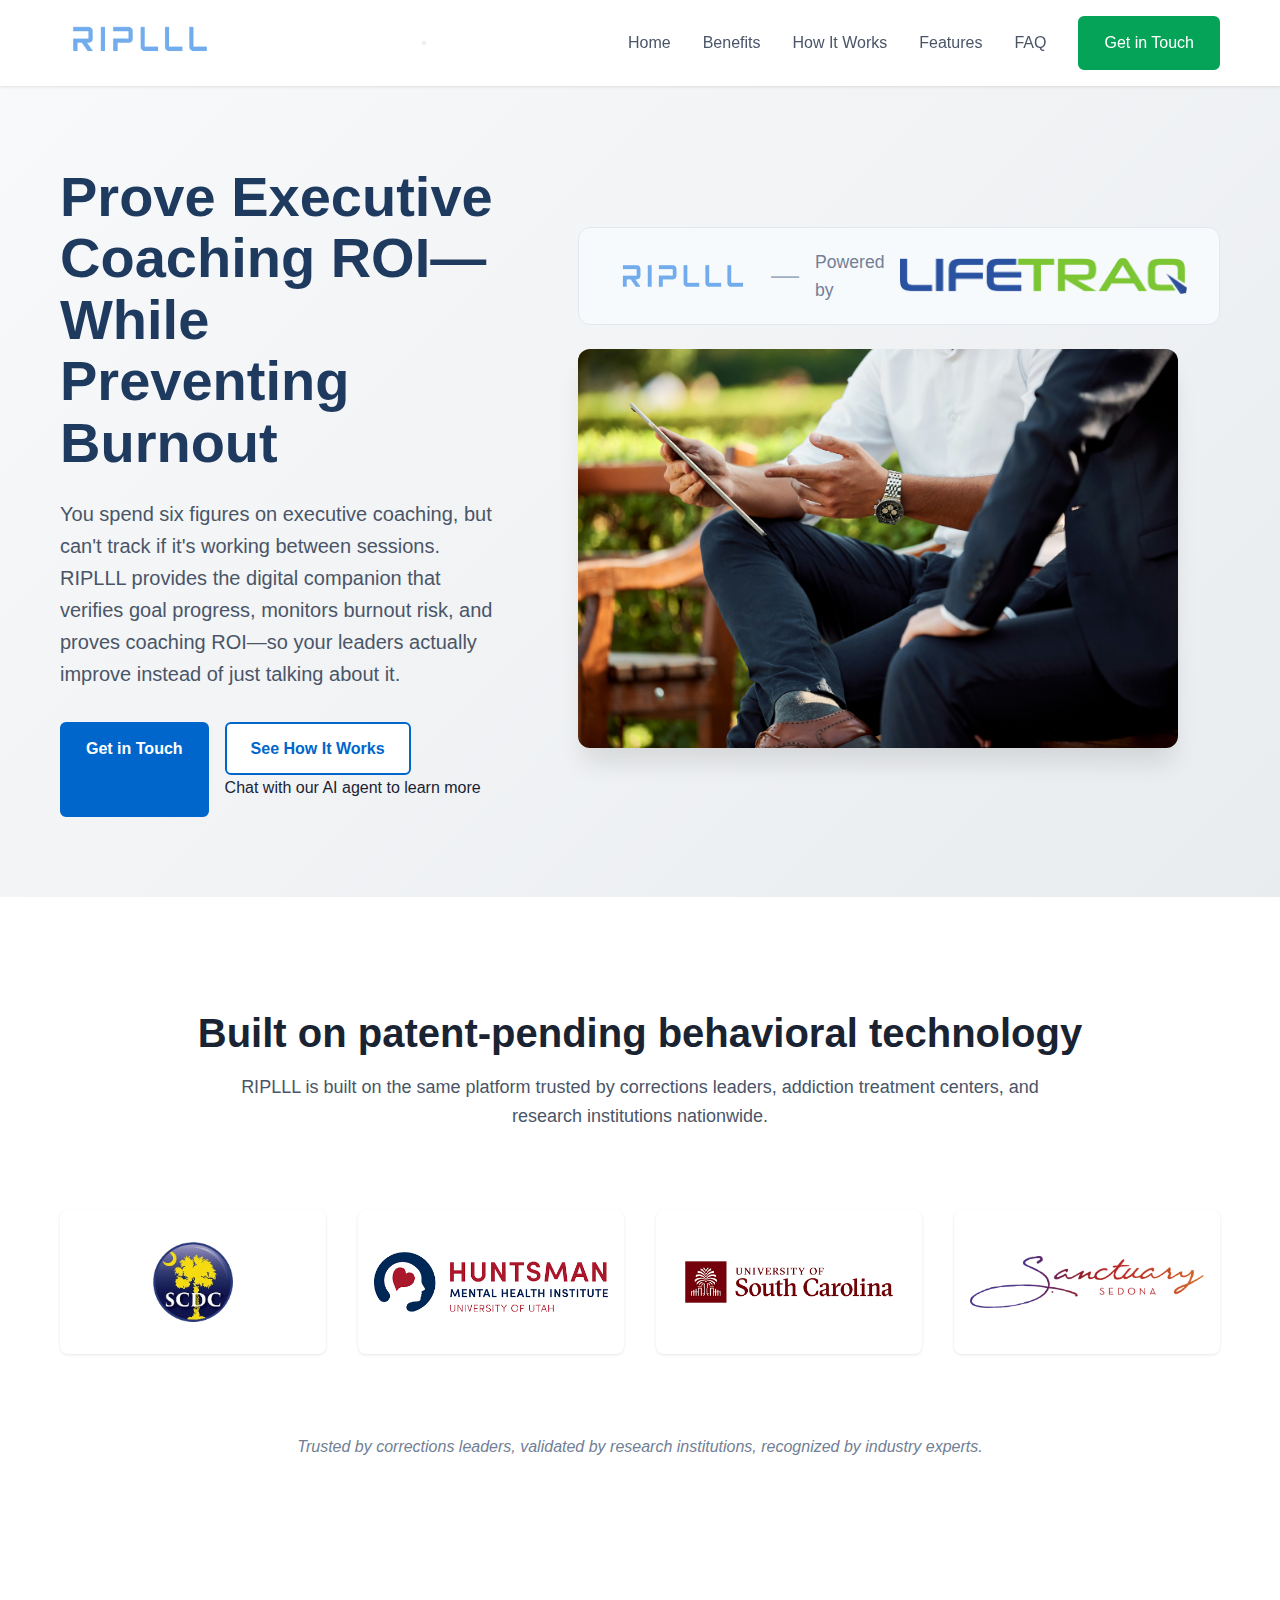
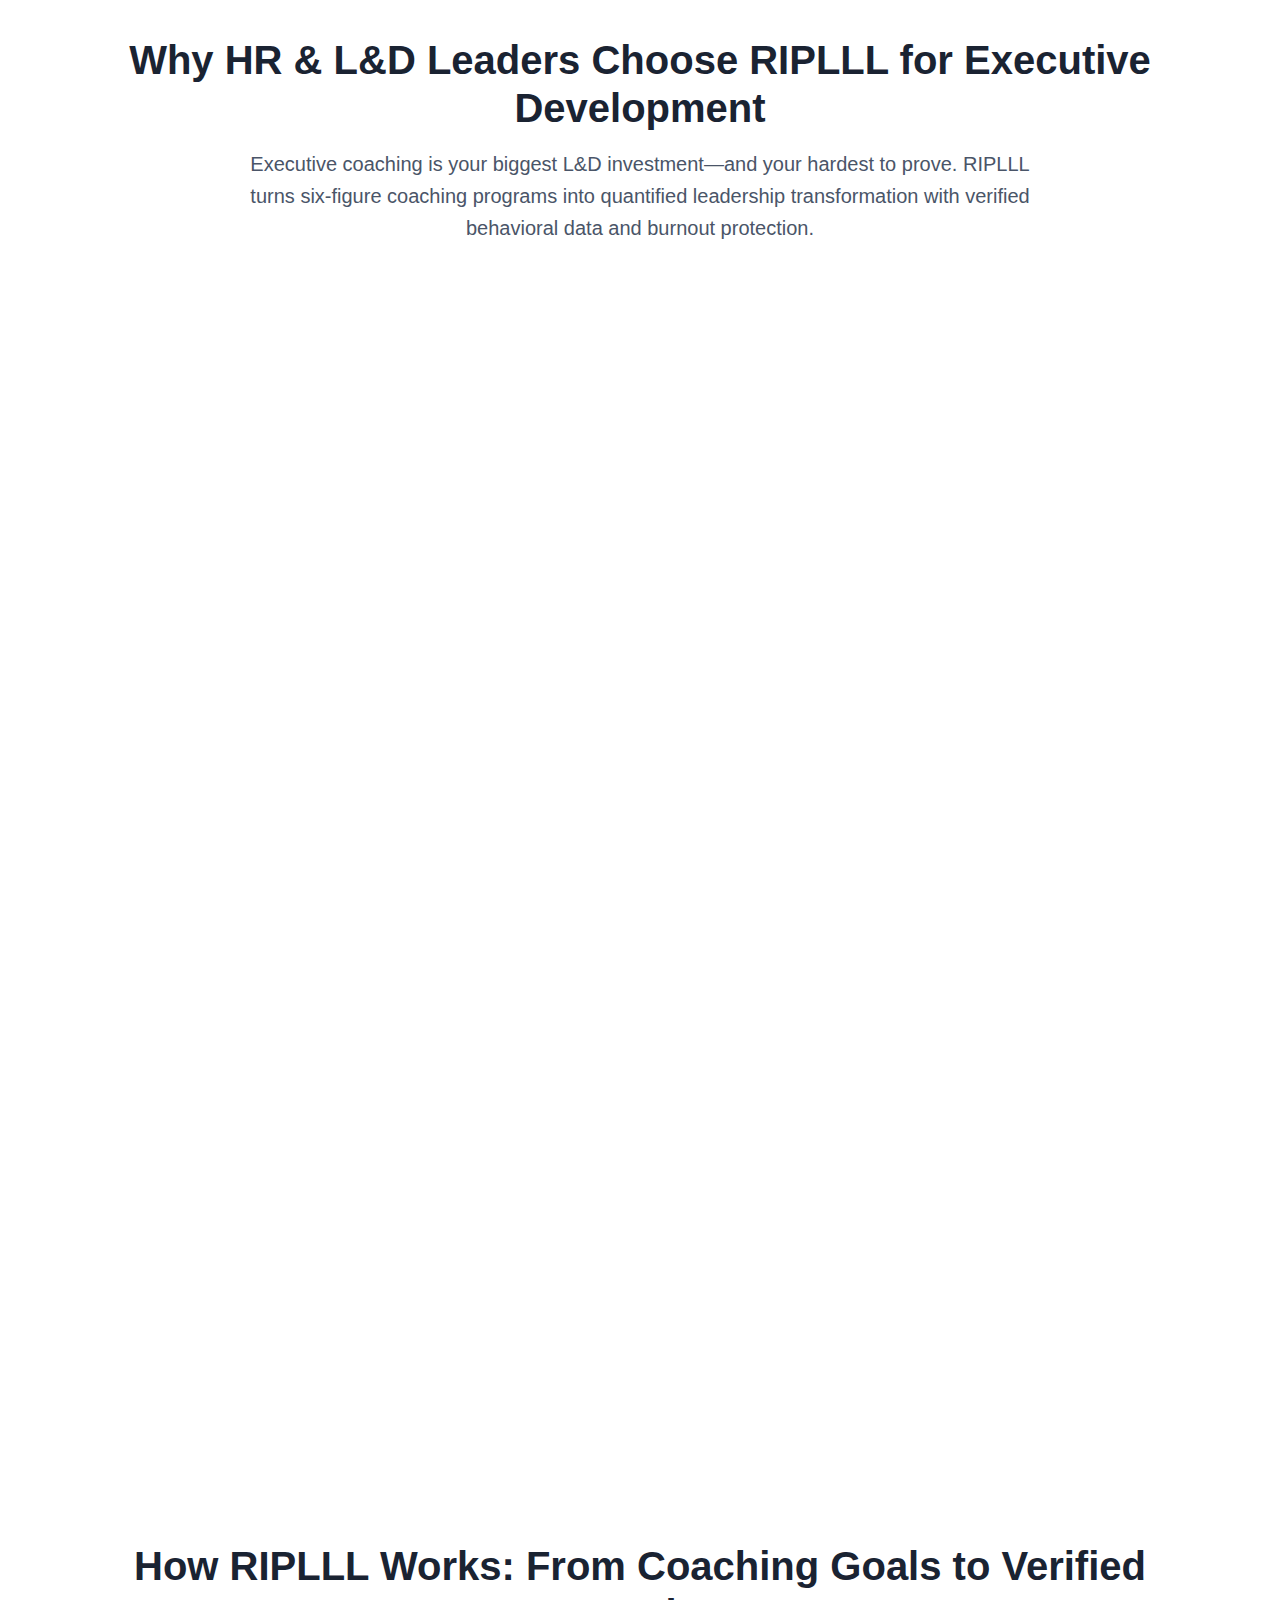
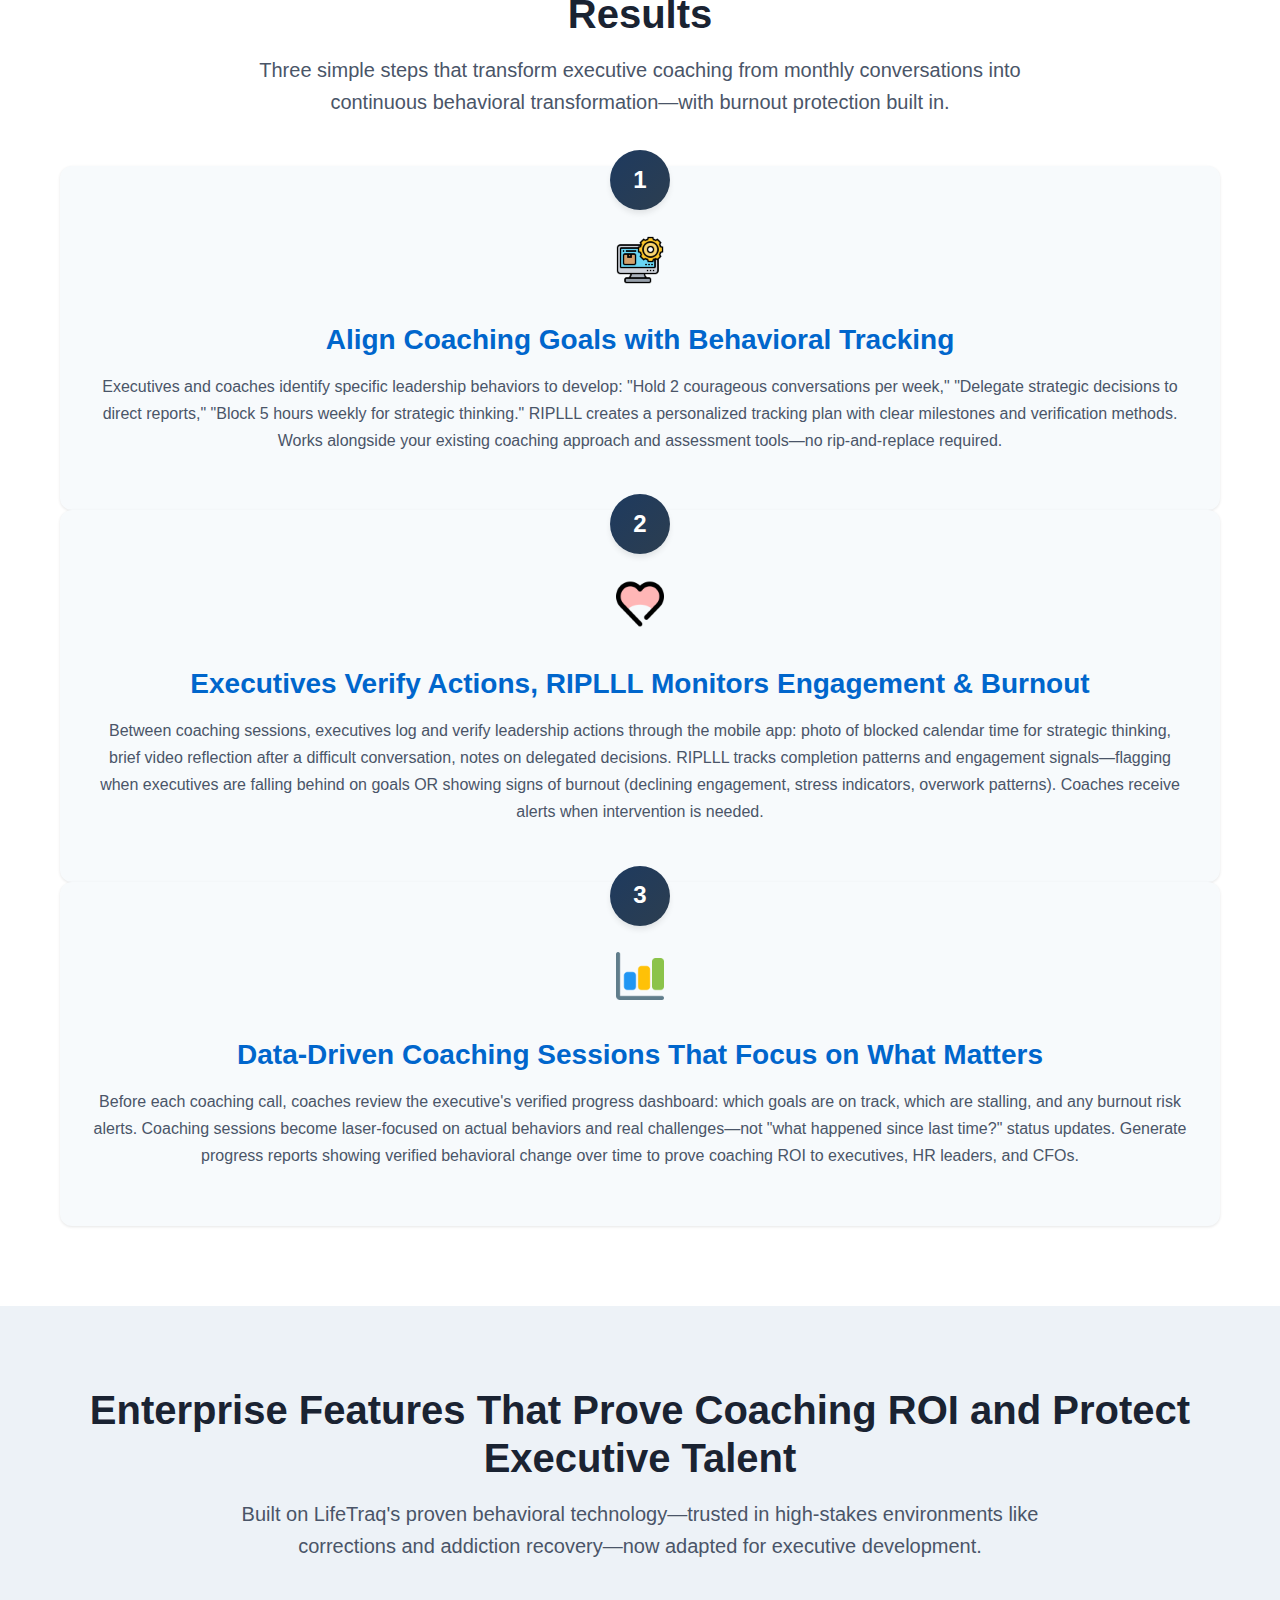
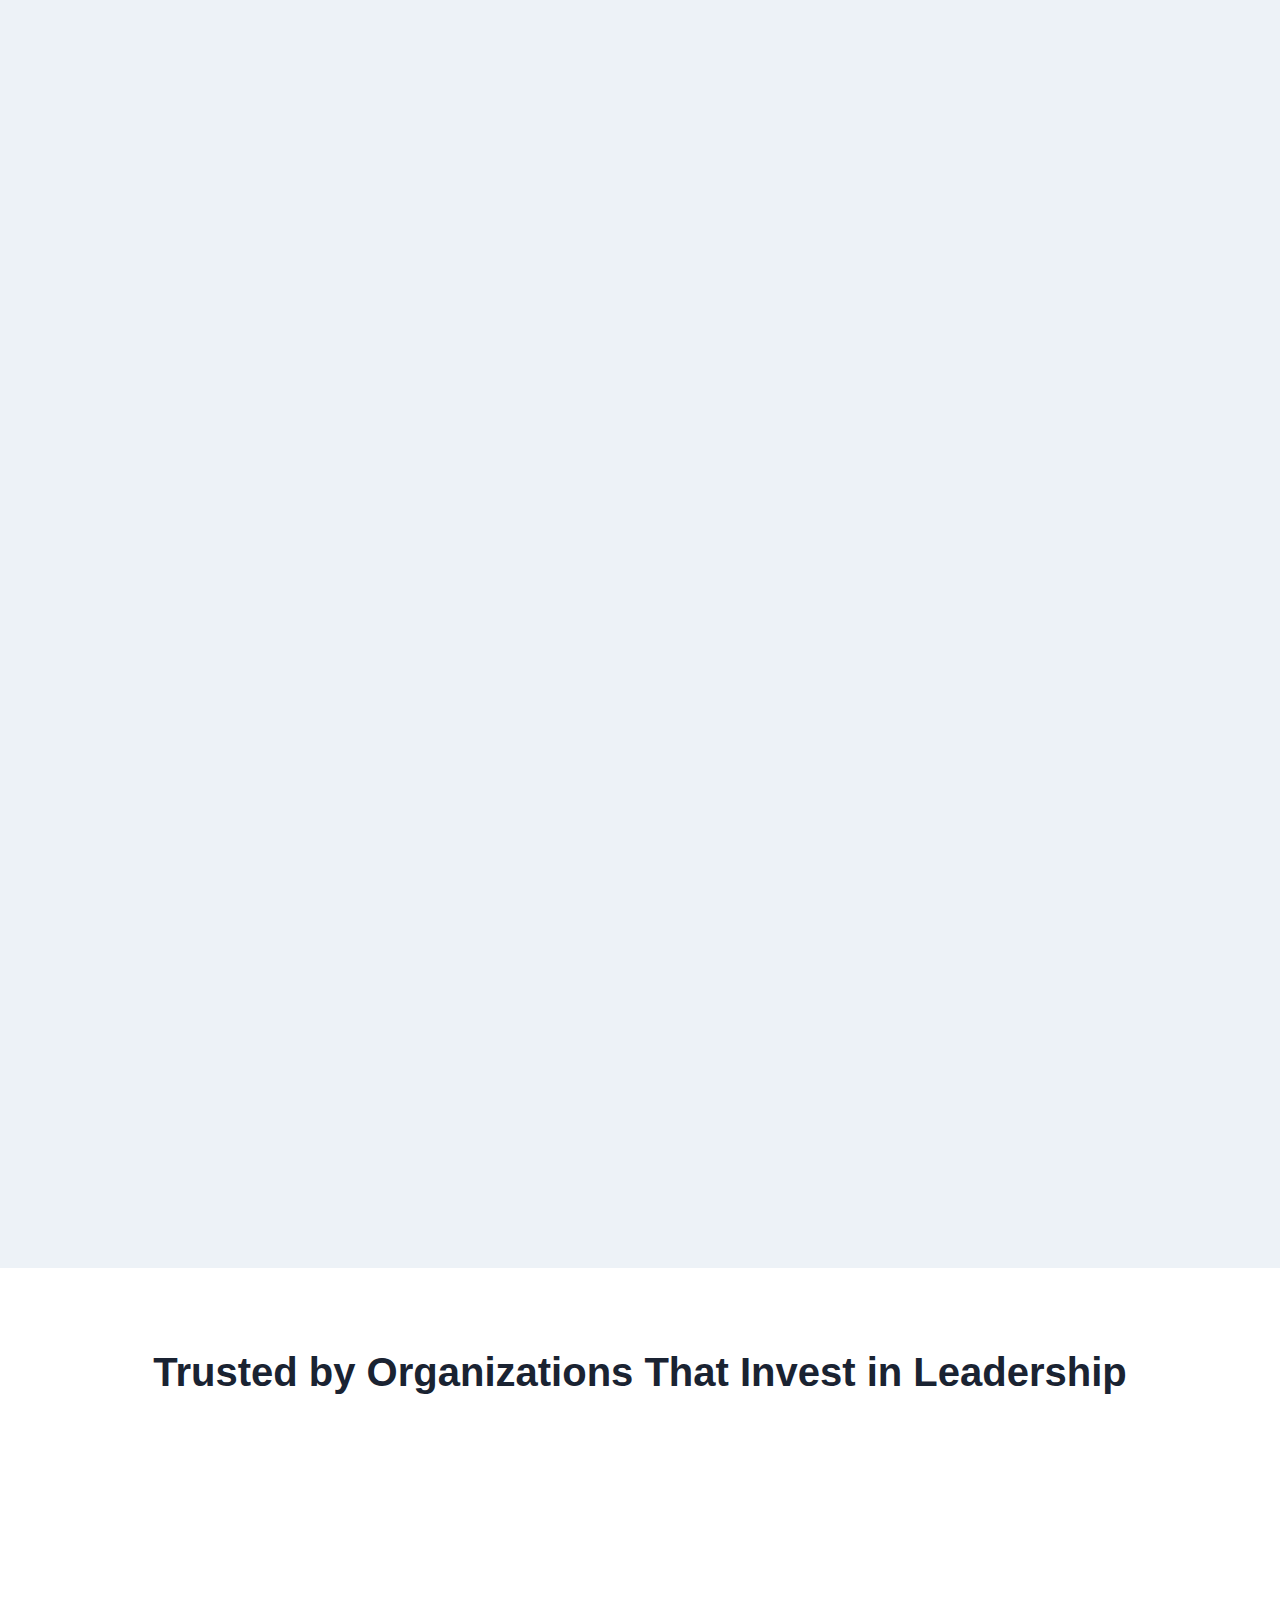
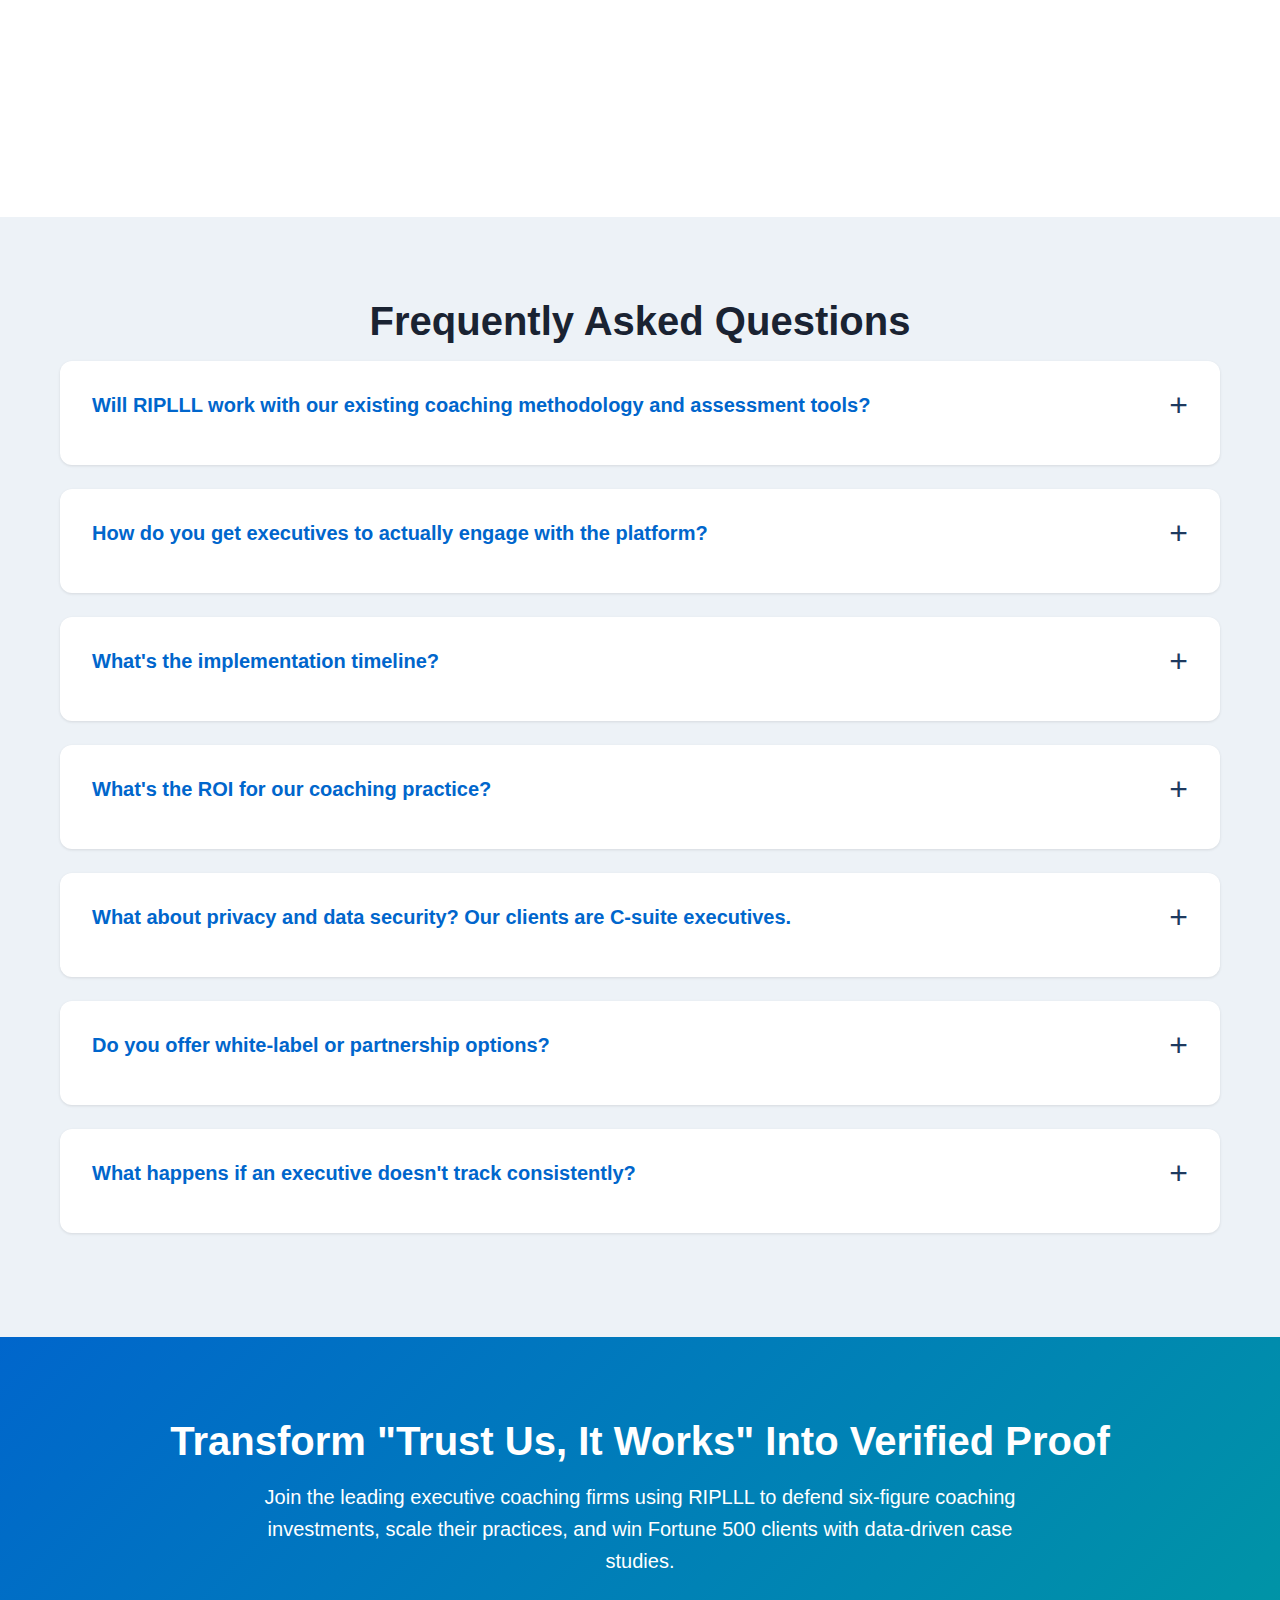
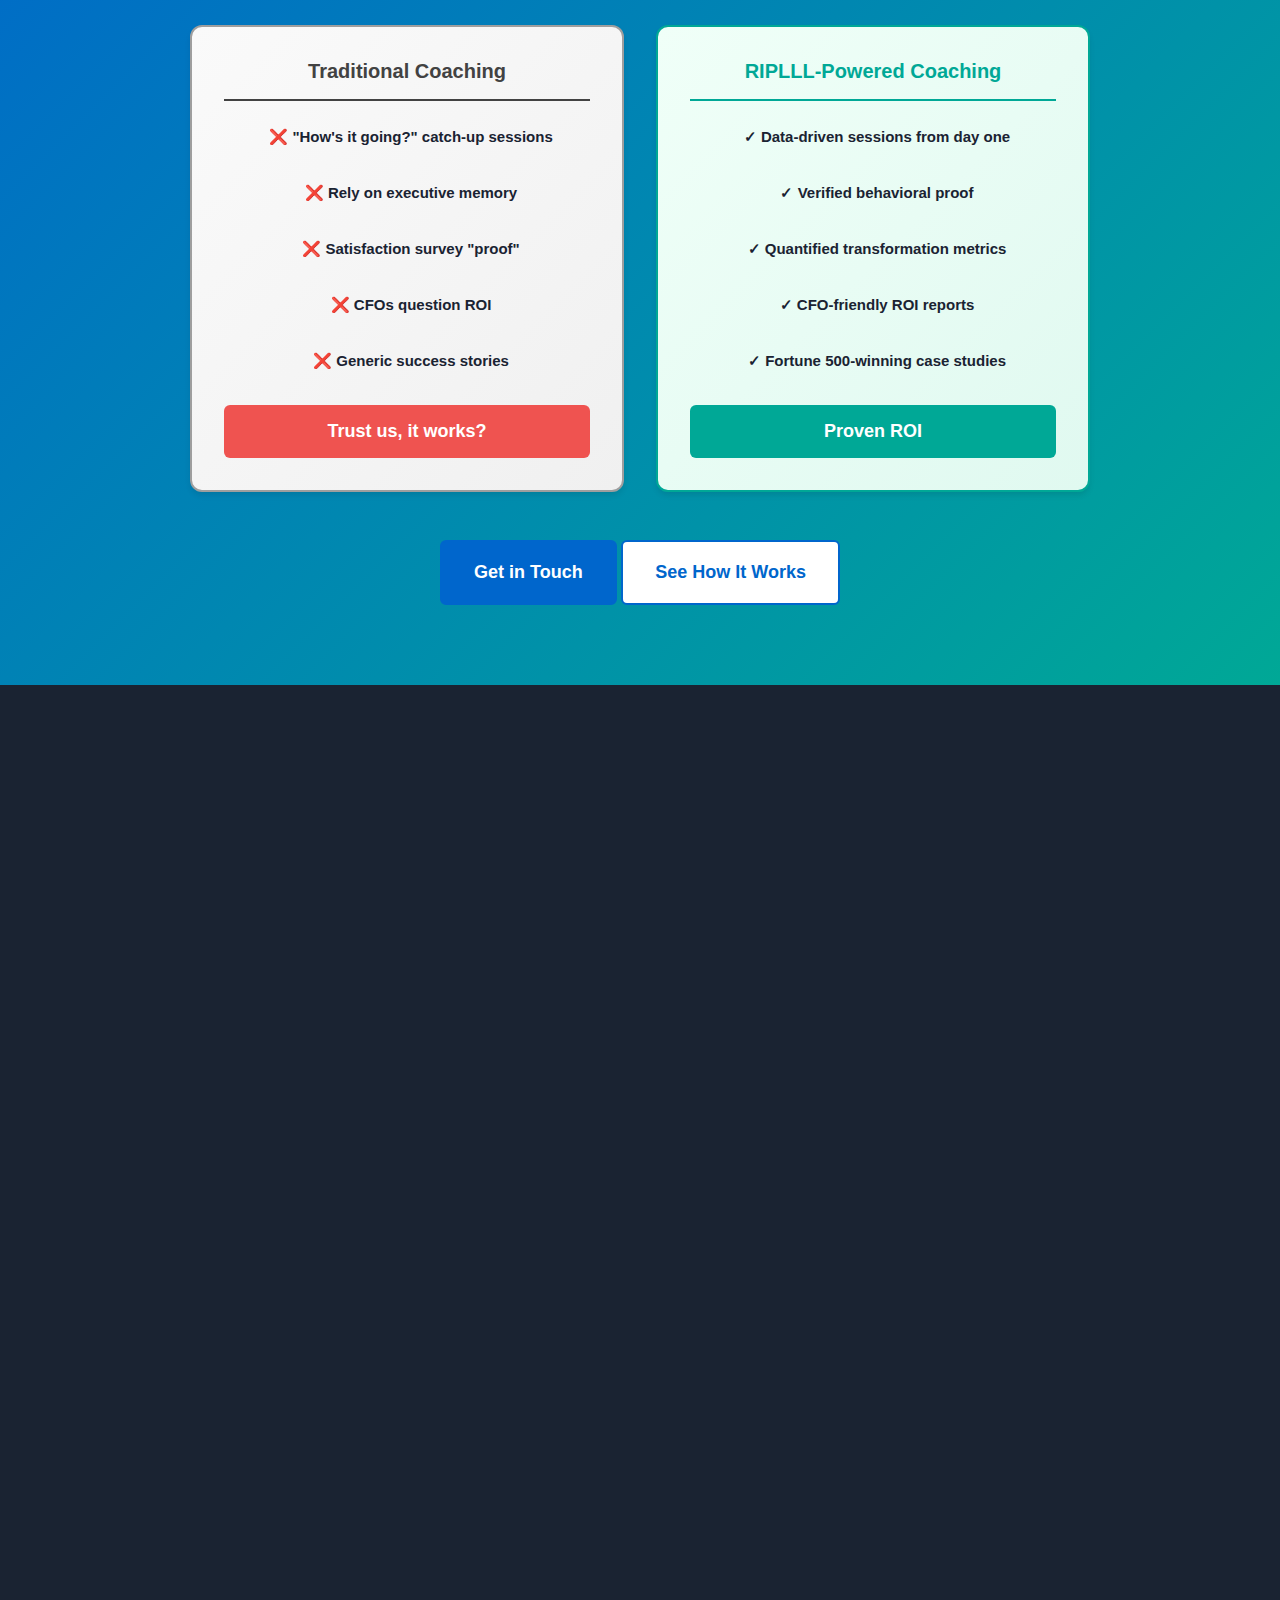
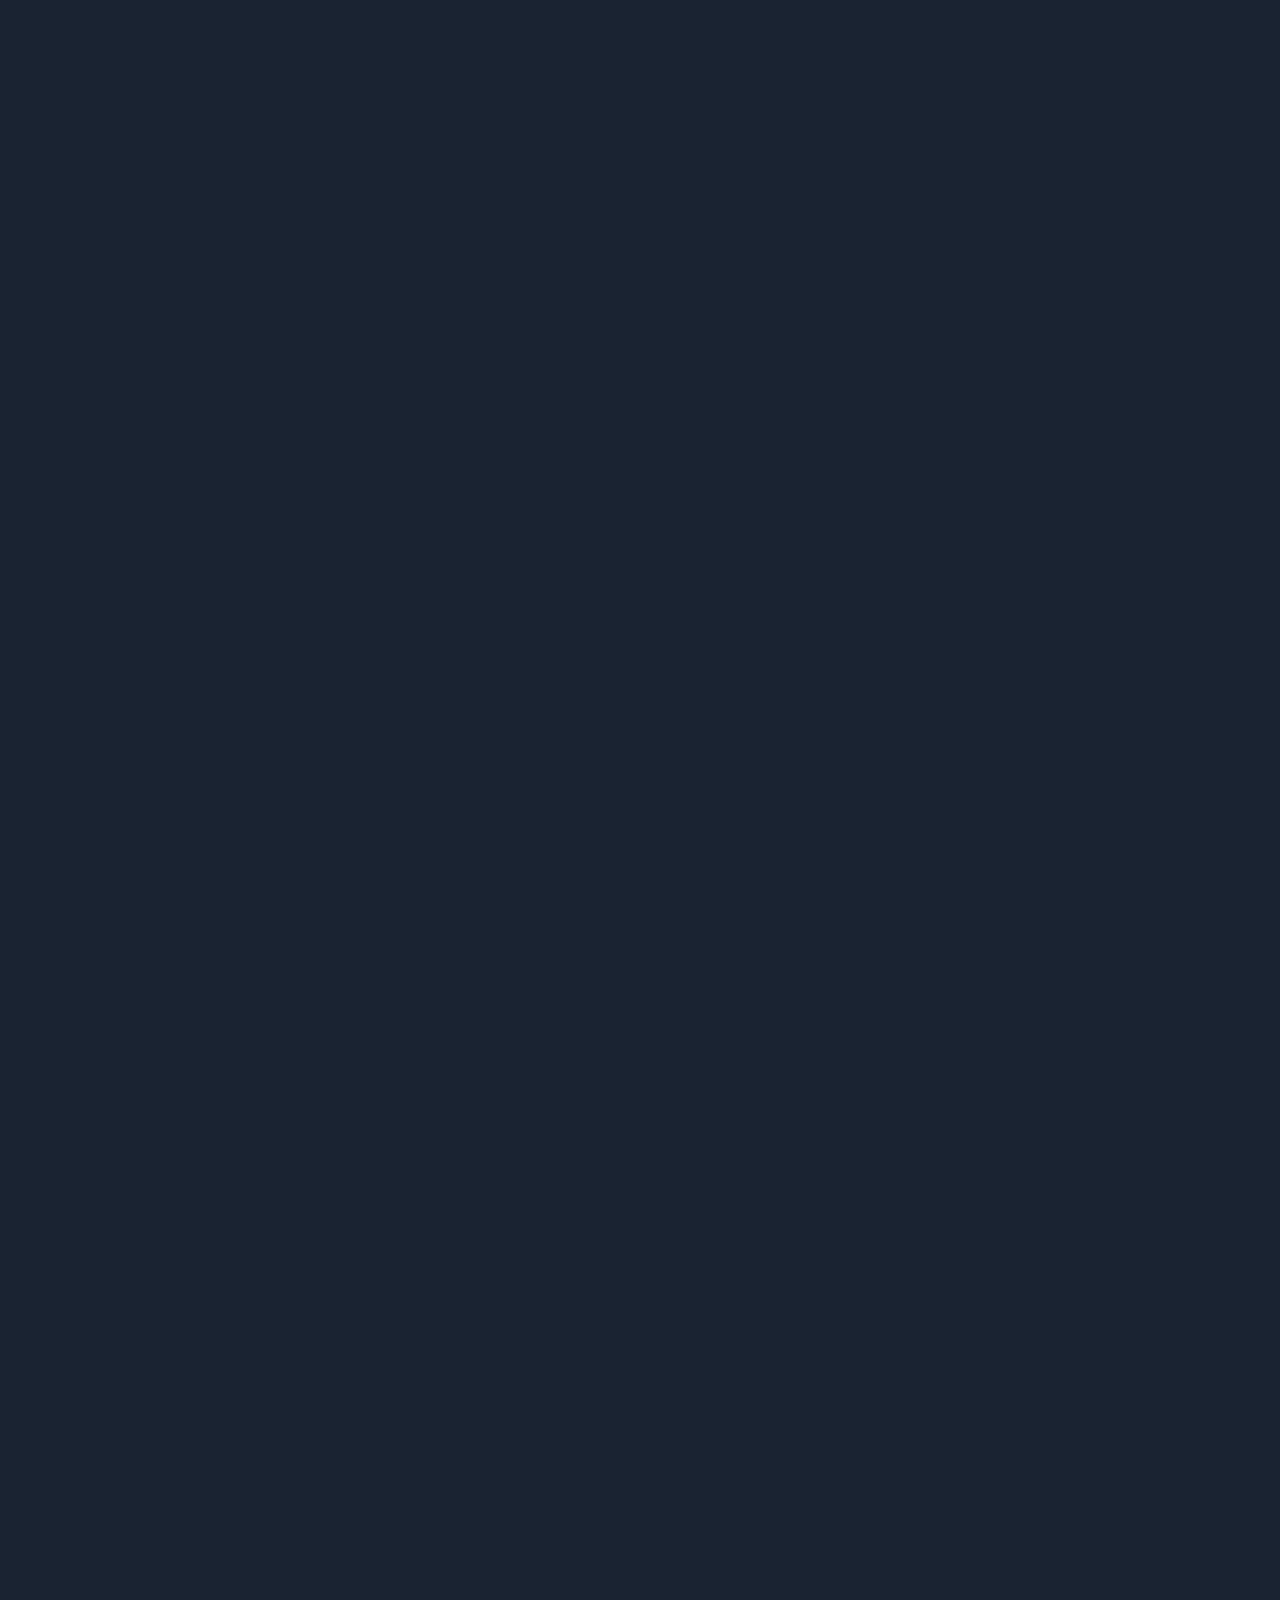
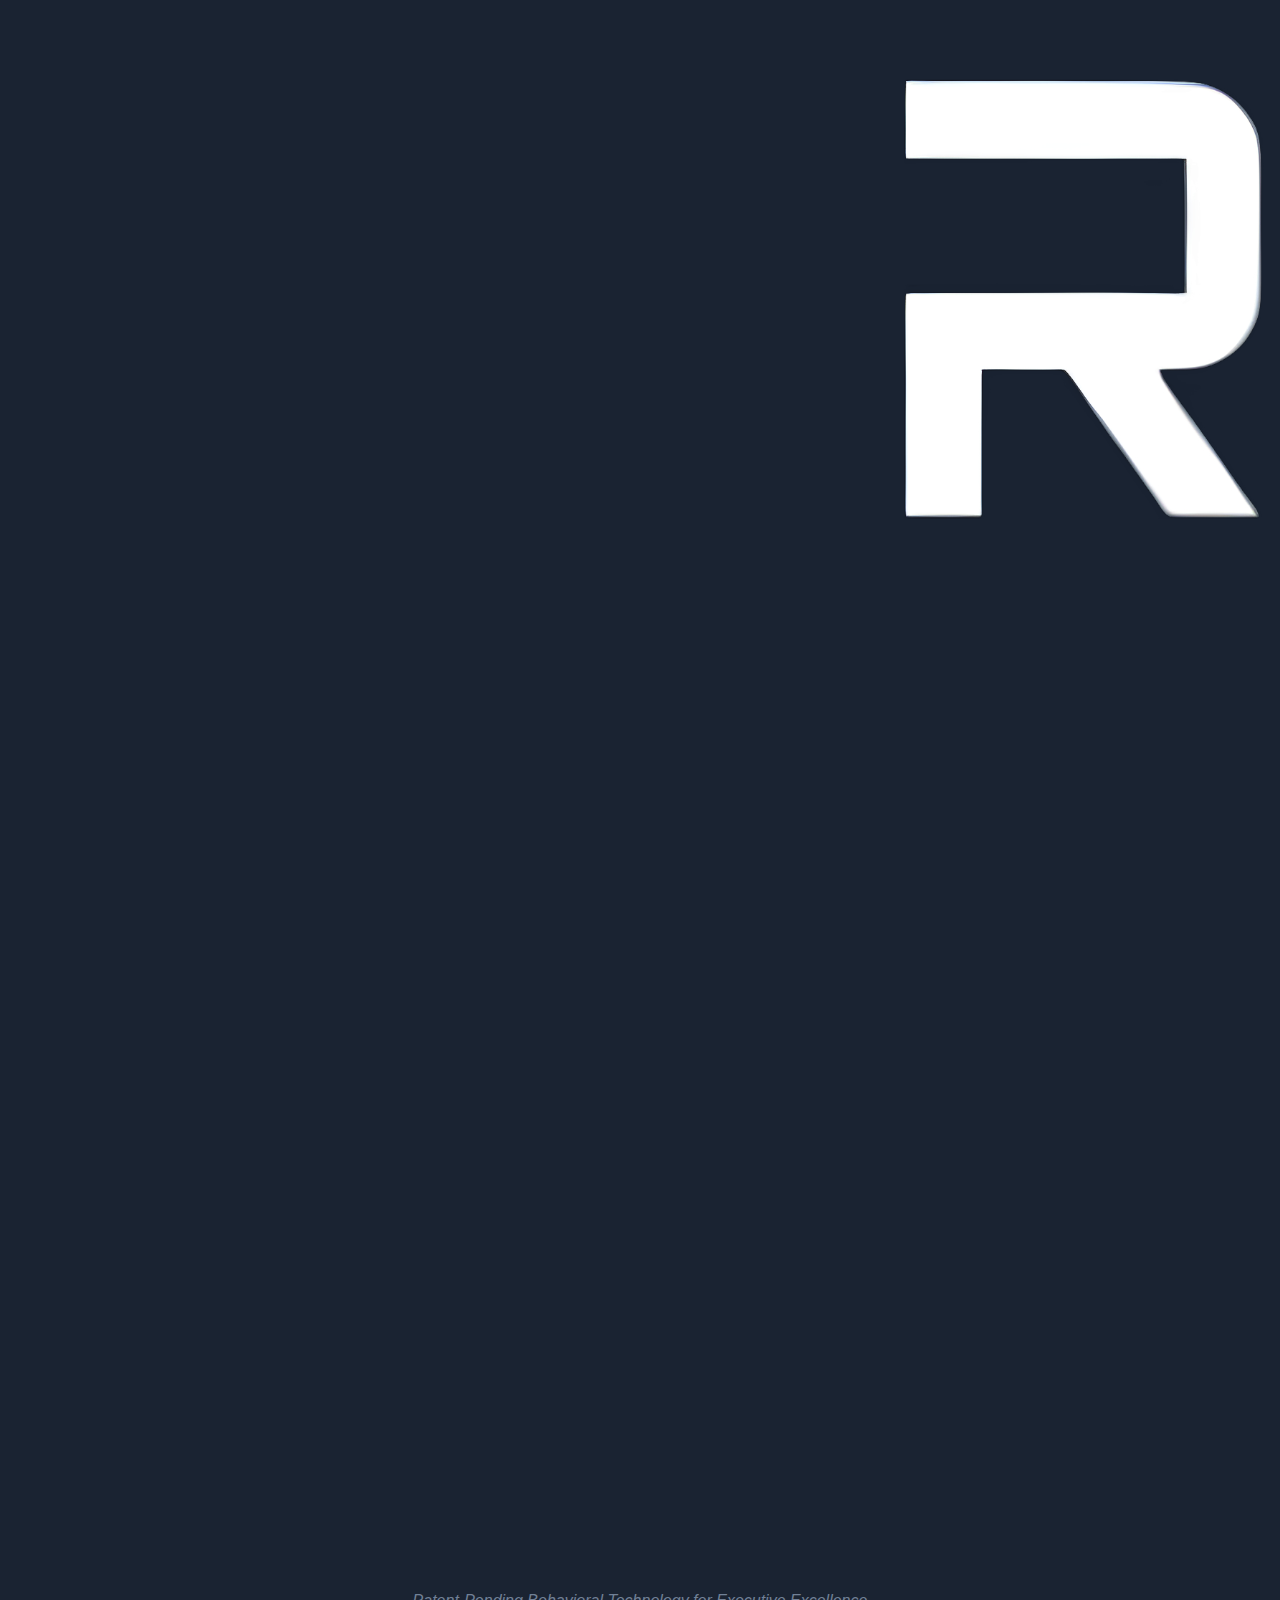
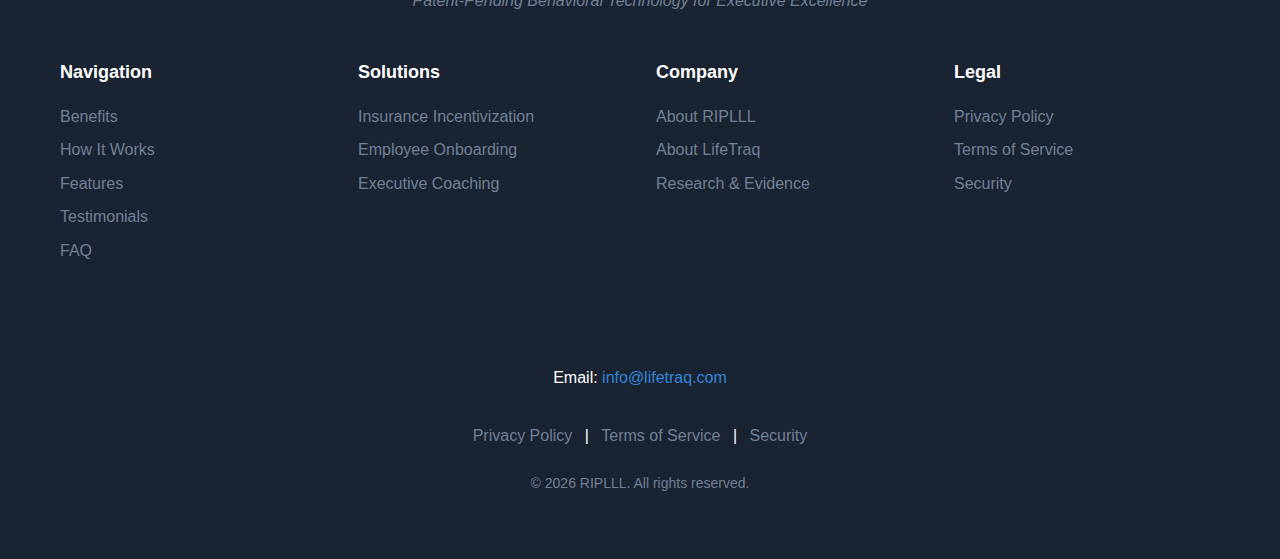
<file: coaching/index.html>
<!DOCTYPE html>
<html lang="en">
<head>
    <meta charset="UTF-8">
    <meta name="viewport" content="width=device-width, initial-scale=1.0">
    <meta name="description" content="RIPLLL Executive Coaching - Transform trust us it works into verified proof of leadership transformation. Defend six-figure coaching investments with behavioral data.">
    <title>RIPLLL | Executive Coaching - Prove Behavioral Transformation</title>
    <link rel="stylesheet" href="css/styles.css">
    <style>
        html, body {
            overflow-x: hidden;
        }
        .logo-img {
            height: 40px;
            filter: invert(27%) sepia(82%) saturate(1800%) hue-rotate(182deg) brightness(92%) contrast(101%);
        }
        .hero-ctas .cta-button-primary,
        .hero-ctas .cta-button-secondary {
            padding: 0.75rem 1.5rem;
            font-size: 1rem;
            white-space: nowrap;
        }
        .powered-by-bar {
            display: flex;
            align-items: center;
            justify-content: center;
            gap: 1rem;
            padding: 1.25rem 2rem;
            margin-bottom: 1.5rem;
            background: #F7FAFC;
            border-radius: 12px;
            border: 1px solid #E2E8F0;
        }
        .powered-by-riplll-text-img {
            height: 36px;
            width: auto;
            filter: invert(27%) sepia(82%) saturate(1800%) hue-rotate(182deg) brightness(92%) contrast(101%);
        }
        .powered-by-separator {
            color: #A0AEC0;
            font-size: 1.75rem;
            font-weight: 300;
        }
        .powered-by-label {
            font-size: 1.1rem;
            color: #718096;
            font-weight: 500;
        }
        .powered-by-lifetraq-logo {
            height: 36px;
            width: auto;
        }
        @media (max-width: 768px) {
            .logo-img {
                height: 30px;
            }
            .hero-ctas {
                flex-wrap: wrap;
                justify-content: center;
            }
            .hero-ctas .cta-button-primary,
            .hero-ctas .cta-button-secondary {
                padding: 0.6rem 1.25rem;
                font-size: 0.9rem;
                white-space: normal;
                width: auto;
                border-radius: 6px;
                text-align: center;
            }
            .powered-by-bar {
                flex-wrap: wrap;
                gap: 0.4rem;
                padding: 0.75rem 1rem;
                justify-content: center;
            }
            .powered-by-riplll-text-img {
                height: 24px;
            }
            .powered-by-separator {
                font-size: 1rem;
            }
            .powered-by-label {
                font-size: 0.85rem;
            }
            .powered-by-lifetraq-logo {
                height: 24px;
            }
            .logo-row {
                grid-template-columns: 1fr;
                gap: 1rem;
                margin: 2rem 0;
                padding: 1rem 0;
            }
            .partner-logo {
                flex-direction: row;
                min-height: auto;
                padding: 1rem 1.5rem;
                gap: 1rem;
            }
            .partner-logo img {
                max-height: 50px;
                max-width: 200px;
            }
        }
    </style>
    <link rel="icon" type="image/x-icon" href="../favicon.ico">
    <link rel="icon" type="image/png" sizes="32x32" href="../images/favicon-32x32.png">
    <link rel="icon" type="image/png" sizes="16x16" href="../images/favicon-16x16.png">
    <link rel="apple-touch-icon" sizes="180x180" href="../images/apple-touch-icon.png">
    <!-- LinkedIn Insight Tag -->
    <script type="text/javascript">
        _linkedin_partner_id = "8663348";
        window._linkedin_data_partner_ids = window._linkedin_data_partner_ids || [];
        window._linkedin_data_partner_ids.push(_linkedin_partner_id);
    </script>
    <script type="text/javascript">
        (function(l) {
            if (!l){window.lintrk = function(a,b){window.lintrk.q.push([a,b])};
            window.lintrk.q=[]}
            var s = document.getElementsByTagName("script")[0];
            var b = document.createElement("script");
            b.type = "text/javascript";b.async = true;
            b.src = "https://snap.licdn.com/li.lms-analytics/insight.min.js";
            s.parentNode.insertBefore(b, s);
        })(window.lintrk);
    </script>
</head>
<body>
    <!-- Header/Navigation -->
    <header class="header">
        <div class="container">
            <div class="logo">
                <img src="../images/brand/riplll_text.png" alt="RIPLLL" class="logo-img">
            </div>
            <button class="mobile-menu-toggle" aria-label="Toggle menu">
                <span></span>
                <span></span>
                <span></span>
            </button>
            <nav class="nav">
                <ul>
                    <li><a href="../index.html">Home</a></li>
                    <li><a href="#benefits">Benefits</a></li>
                    <li><a href="#how-it-works">How It Works</a></li>
                    <li><a href="#features">Features</a></li>
                    <li><a href="#faq">FAQ</a></li>
                    <li><a href="#contact" class="cta-button header-cta-button">Get in Touch</a></li>
                </ul>
            </nav>
        </div>
    </header>

    <!-- Hero Section -->
    <section class="hero coaching-hero">
        <div class="container">
            <div class="hero-content">
                <h1 class="hero-title">Prove Executive Coaching ROI—While Preventing Burnout</h1>
                <p class="hero-subtitle">You spend six figures on executive coaching, but can't track if it's working between sessions. RIPLLL provides the digital companion that verifies goal progress, monitors burnout risk, and proves coaching ROI—so your leaders actually improve instead of just talking about it.</p>
                <div class="hero-ctas">
                    <a href="#contact" class="cta-button-primary">Get in Touch</a>
                    <div class="cta-with-annotation">
                        <a href="/coaching/chat" class="cta-button-secondary">See How It Works</a>
                        <p class="cta-subtext">Chat with our AI agent to learn more</p>
                    </div>
                </div>
            </div>
            <div class="hero-visual">
                <div class="powered-by-bar">
                    <img src="../images/brand/riplll_text.png" alt="RIPLLL" class="powered-by-riplll-text-img">
                    <span class="powered-by-separator">&mdash;</span>
                    <span class="powered-by-label">Powered by</span>
                    <img src="../images/brand/lifetraq_logo.png" alt="LifeTraq" class="powered-by-lifetraq-logo">
                </div>
                <img src="../images/Executive Coaching - Hero image.jpg" alt="RIPLLL Executive Coaching Platform" class="hero-image">
            </div>
        </div>
    </section>

    <!-- Trust Logos Section -->
    <section class="trust-logos">
        <div class="container">
            <h2 class="section-title">Built on patent-pending behavioral technology</h2>
            <p class="section-text">RIPLLL is built on the same platform trusted by corrections leaders, addiction treatment centers, and research institutions nationwide.</p>

            <div class="logo-row">
                <div class="partner-logo">
                    <img src="../images/Proven by lifetraq/SCDC.png" alt="South Carolina Department of Corrections (Academy of Hope)">
                </div>
                <div class="partner-logo">
                    <img src="../images/Proven by lifetraq/Huntsman Mental Health Institute.png" alt="Huntsman Mental Health Institute">
                </div>
                <div class="partner-logo">
                    <img src="../images/Proven by lifetraq/University of South Carolina.png" alt="University of South Carolina">
                </div>
                <div class="partner-logo">
                    <img src="../images/Proven by lifetraq/The Sanctuary at Sedona.webp" alt="The Sanctuary at Sedona">
                </div>
            </div>

            <p class="clarifying-text">Trusted by corrections leaders, validated by research institutions, recognized by industry experts.</p>
        </div>
    </section>

    <!-- Benefits Section -->
    <section id="benefits" class="benefits">
        <div class="container">
            <h2 class="section-title">Why HR & L&D Leaders Choose RIPLLL for Executive Development</h2>
            <p class="section-subtitle">Executive coaching is your biggest L&D investment—and your hardest to prove. RIPLLL turns six-figure coaching programs into quantified leadership transformation with verified behavioral data and burnout protection.</p>

            <div class="benefits-grid">
                <!-- Benefit 1 -->
                <div class="benefit coaching-benefit">
                    <div class="benefit-icon"><img src="../images/icons/money_6554039.png" alt="Budget Defense" class="icon-img"></div>
                    <h3>Defend Your Coaching Budget with Behavioral Data, Not Satisfaction Surveys</h3>
                    <p>When CFOs question six-figure coaching investments, show them verified behavioral change—not just "executives loved it." RIPLLL tracks and verifies daily leadership actions: courageous conversations held, strategic delegation demonstrated, team empowerment initiatives launched. Transform coaching from "soft skill development" into quantified business impact that protects your L&D budget.</p>
                    <p class="stat">Companies using verified coaching data see 3.2x higher budget approval rates vs. satisfaction-only reporting.</p>
                </div>

                <!-- Benefit 2 -->
                <div class="benefit coaching-benefit">
                    <div class="benefit-icon"><img src="../images/icons/power_16725941.png" alt="Burnout Detection" class="icon-img"></div>
                    <h3>Monitor Executive Burnout Risk Between Coaching Sessions</h3>
                    <p>Traditional coaching tracks goals but misses the warning signs of burnout. RIPLLL combines goal verification with behavioral health monitoring—tracking stress signals, engagement patterns, and performance indicators. Get early alerts when executives are struggling so coaches can intervene before burnout leads to resignation. Protect your most expensive talent investments.</p>
                    <p class="stat">Executive turnover costs 2-3x annual salary. Early burnout detection reduces executive turnover by 30-40%.</p>
                </div>

                <!-- Benefit 3 -->
                <div class="benefit coaching-benefit">
                    <div class="benefit-icon"><img src="../images/icons/photo-camera_609673.png" alt="Verification" class="icon-img"></div>
                    <h3>Verify Executives Are Actually Improving, Not Just Talking About It</h3>
                    <p>Monthly coaching calls aren't enough. Executives set goals in sessions, then life gets busy and commitments fade. RIPLLL fills the accountability gap with daily goal tracking, photo/video verification of leadership actions, and real-time progress dashboards. Coaches see what's actually happening between sessions and can adjust their approach based on verified data, not self-reported promises.</p>
                    <p class="stat">Executives with between-session accountability show 2.5x higher goal completion rates vs. session-only coaching.</p>
                </div>

                <!-- Benefit 4 -->
                <div class="benefit coaching-benefit">
                    <div class="benefit-icon"><img src="../images/icons/star_347025.png" alt="Value" class="icon-img"></div>
                    <h3>Get More Value from Every Coaching Dollar</h3>
                    <p>Coaches spend 20-30% of each session catching up on "what happened since last time." RIPLLL eliminates this waste—coaches see verified actions BEFORE the call, making every session more productive and focused on breakthrough moments instead of status updates. Your executives get better coaching outcomes, and your coaching budget delivers measurable ROI.</p>
                    <p class="stat">Organizations using verified coaching data report 40% higher satisfaction with coaching outcomes and 35% better goal achievement rates.</p>
                </div>
            </div>
        </div>
    </section>

    <!-- How It Works Section -->
    <section id="how-it-works" class="how-it-works">
        <div class="container">
            <h2 class="section-title">How RIPLLL Works: From Coaching Goals to Verified Results</h2>
            <p class="section-subtitle">Three simple steps that transform executive coaching from monthly conversations into continuous behavioral transformation—with burnout protection built in.</p>

            <div class="steps-container">
                <!-- Step 1 -->
                <div class="step">
                    <div class="step-number">1</div>
                    <div class="step-icon"><img src="../images/icons/content-management-system_2630878.png" alt="Goal Setting" class="icon-img"></div>
                    <h3>Align Coaching Goals with Behavioral Tracking</h3>
                    <p>Executives and coaches identify specific leadership behaviors to develop: "Hold 2 courageous conversations per week," "Delegate strategic decisions to direct reports," "Block 5 hours weekly for strategic thinking." RIPLLL creates a personalized tracking plan with clear milestones and verification methods. Works alongside your existing coaching approach and assessment tools—no rip-and-replace required.</p>
                </div>

                <!-- Step 2 -->
                <div class="step">
                    <div class="step-number">2</div>
                    <div class="step-icon"><img src="../images/icons/heart_2623059.png" alt="Monitoring" class="icon-img"></div>
                    <h3>Executives Verify Actions, RIPLLL Monitors Engagement & Burnout</h3>
                    <p>Between coaching sessions, executives log and verify leadership actions through the mobile app: photo of blocked calendar time for strategic thinking, brief video reflection after a difficult conversation, notes on delegated decisions. RIPLLL tracks completion patterns and engagement signals—flagging when executives are falling behind on goals OR showing signs of burnout (declining engagement, stress indicators, overwork patterns). Coaches receive alerts when intervention is needed.</p>
                </div>

                <!-- Step 3 -->
                <div class="step">
                    <div class="step-number">3</div>
                    <div class="step-icon"><img src="../images/icons/bar-chart_2107734.png" alt="Analytics" class="icon-img"></div>
                    <h3>Data-Driven Coaching Sessions That Focus on What Matters</h3>
                    <p>Before each coaching call, coaches review the executive's verified progress dashboard: which goals are on track, which are stalling, and any burnout risk alerts. Coaching sessions become laser-focused on actual behaviors and real challenges—not "what happened since last time?" status updates. Generate progress reports showing verified behavioral change over time to prove coaching ROI to executives, HR leaders, and CFOs.</p>
                </div>
            </div>
        </div>
    </section>

    <!-- Features Section -->
    <section id="features" class="features">
        <div class="container">
            <h2 class="section-title">Enterprise Features That Prove Coaching ROI and Protect Executive Talent</h2>
            <p class="section-subtitle">Built on LifeTraq's proven behavioral technology—trusted in high-stakes environments like corrections and addiction recovery—now adapted for executive development.</p>

            <div class="features-grid">
                <!-- Feature 1 -->
                <div class="feature">
                    <div class="feature-icon"><img src="../images/icons/photo-camera_609673.png" alt="Verification" class="icon-img"></div>
                    <h3>Verify Real Leadership Actions, Not Self-Reported Promises</h3>
                    <p>Executives capture photo or video proof of leadership actions between coaching sessions: blocked calendar time for strategic thinking, video reflections after difficult conversations, and evidence of delegated decisions. Coaches and HR leaders see verified behavioral change—not just "I think I'm improving" self-reports. Creates a visual portfolio of executive development for promotion decisions and succession planning.</p>
                </div>

                <!-- Feature 2 -->
                <div class="feature">
                    <div class="feature-icon"><img src="../images/icons/power_16725941.png" alt="Burnout Prevention" class="icon-img"></div>
                    <h3>Catch Executive Burnout Before It Costs You Talent</h3>
                    <p>RIPLLL monitors engagement patterns, goal completion velocity, and behavioral health signals to identify executives at risk of burnout. When warning signs appear—declining participation, stress indicators, overwork patterns—coaches and HR receive early alerts with intervention recommendations. Protect your six-figure coaching investment by addressing burnout before it leads to resignation or performance decline.</p>
                </div>

                <!-- Feature 3 -->
                <div class="feature">
                    <div class="feature-icon"><img src="../images/icons/bar-chart_2107734.png" alt="Data-Driven" class="icon-img"></div>
                    <h3>Data-Driven Coaching Sessions That Focus on Breakthroughs</h3>
                    <p>Coaches see verified executive progress before each session: which goals are on track, which are stalling, engagement trends, and any burnout alerts. Eliminates 20-30% of session time spent on "what happened since last time?" status updates. Coaching becomes laser-focused on actual behaviors and real challenges—making every session more productive and every coaching dollar more valuable.</p>
                </div>

                <!-- Feature 4 -->
                <div class="feature">
                    <div class="feature-icon"><img src="../images/icons/trophy_2827957.png" alt="Engagement" class="icon-img"></div>
                    <h3>Keep Executives Engaged Between Coaching Sessions</h3>
                    <p>Point systems, progress tracking, milestone celebrations, and achievement recognition transform behavioral development from "one more thing to do" into engaging daily practice. Designed for high-performing leaders—competitive progress tracking, personalized motivational paths, and recognition for growth. Increases coaching program participation and goal completion rates by 30-40%.</p>
                </div>

                <!-- Feature 5 -->
                <div class="feature">
                    <div class="feature-icon"><img src="../images/icons/money_6554039.png" alt="ROI Proof" class="icon-img"></div>
                    <h3>Prove Coaching ROI to CFOs with Quantified Behavioral Data</h3>
                    <p>Generate comprehensive progress reports showing verified behavioral change over time: frequency of leadership actions, goal completion rates, behavioral trends, and improvement metrics. Purpose-built for different stakeholders—detailed reports for coaches, summary dashboards for HR leaders, and financial ROI reports for CFOs. Export data for board presentations and budget justification conversations.</p>
                </div>

                <!-- Feature 6 -->
                <div class="feature">
                    <div class="feature-icon"><img src="../images/icons/security_2592258.png" alt="Security" class="icon-img"></div>
                    <h3>Executive Privacy Protected with HIPAA-Compliant Security</h3>
                    <p>HIPAA-compliant platform with enterprise-grade security designed for sensitive behavioral and wellness data. Two-factor authentication, role-based access control, encrypted data storage, and audit-ready documentation. Built by the team behind LifeTraq's award-winning corrections and addiction recovery technology—proven in the most security-conscious, high-stakes environments.</p>
                </div>
            </div>
        </div>
    </section>

    <!-- Testimonials Section -->
    <section id="testimonials" class="testimonials">
        <div class="container">
            <h2 class="section-title">Trusted by Organizations That Invest in Leadership</h2>

            <div class="testimonials-grid">
                <!-- Testimonial 1 -->
                <div class="testimonial">
                    <p class="quote">"LifeTraq has developed corrections-specific software with built-in compliance tracking that will appeal to program leaders responsible for ensuring program effectiveness and results."</p>
                    <div class="attribution">
                        <p class="name">Tom Herzog</p>
                        <p class="title">Retired Deputy Commissioner and CIO</p>
                        <p class="organization">New York State Department of Corrections and Community Supervision</p>
                    </div>
                </div>

                <!-- Testimonial 2 -->
                <div class="testimonial">
                    <p class="quote">"LifeTraq's involvement has been instrumental in transforming the lives of individuals by providing opportunities for growth."</p>
                    <div class="attribution">
                        <p class="name">Traci Fant</p>
                        <p class="title">Director, The Academy of Hope</p>
                        <p class="organization">South Carolina Department of Corrections</p>
                    </div>
                </div>
            </div>
        </div>
    </section>

    <!-- FAQ Section -->
    <section id="faq" class="faq">
        <div class="container">
            <h2 class="section-title">Frequently Asked Questions</h2>

            <div class="faq-container">
                <!-- FAQ 1 -->
                <div class="faq-item">
                    <h3>Will RIPLLL work with our existing coaching methodology and assessment tools?</h3>
                    <p>Absolutely. RIPLLL enhances your existing approach—it doesn't replace it. We work with your team to map your coaching methodology to behavioral tracking categories. Whether you use Leadership Circle Profile, 360° feedback, Hogan Assessments, or proprietary frameworks, RIPLLL integrates seamlessly.</p>
                    <p>Think of it as the behavioral verification layer between your assessment and your executive's actual behavior change. We adapt to your process, not the other way around.</p>
                </div>

                <!-- FAQ 2 -->
                <div class="faq-item">
                    <h3>How do you get executives to actually engage with the platform?</h3>
                    <p>Great question. We've piloted RIPLLL with Fortune 500 executives and seen 75-85% consistent engagement. Three reasons it works:</p>
                    <ul>
                        <li><strong>Gamification designed for C-suite:</strong> Professional achievement tracking without feeling juvenile</li>
                        <li><strong>Minimal time investment:</strong> 2-3 minutes per verified action vs. hours of traditional tracking</li>
                        <li><strong>Visible progress:</strong> Executives see their own behavioral improvement quantified, which is intrinsically motivating</li>
                    </ul>
                    <p>The key is positioning it as accountability technology, not surveillance. High-performers appreciate the structure.</p>
                </div>

                <!-- FAQ 3 -->
                <div class="faq-item">
                    <h3>What's the implementation timeline?</h3>
                    <p>Most coaching firms are fully operational within 2-3 weeks:</p>
                    <ul>
                        <li><strong>Week 1:</strong> Platform setup, coach training, and integration with your assessment tools</li>
                        <li><strong>Week 2:</strong> Executive onboarding (we provide turnkey communication templates and video tutorials)</li>
                        <li><strong>Week 3:</strong> Active tracking begins; first coaching sessions using verified behavioral data</li>
                    </ul>
                    <p>We handle the heavy lifting. Your coaches get comprehensive training, and we provide white-glove onboarding support for your executive clients.</p>
                </div>

                <!-- FAQ 4 -->
                <div class="faq-item">
                    <h3>What's the ROI for our coaching practice?</h3>
                    <p>Let's break down the math for a mid-sized firm (50 active executive engagements at $3,000/month average):</p>
                    <ul>
                        <li><strong>Client retention increase:</strong> 10-15% improvement protects $1-3M+ in annual revenue</li>
                        <li><strong>Premium pricing justification:</strong> 15-20% price increases add $2-4M+ annually</li>
                        <li><strong>Coach productivity gains:</strong> 30-40% efficiency increase enables serving more executives per coach (revenue growth without proportional hiring)</li>
                    </ul>
                    <p>Combined impact: $5-20M net annual value for established practices. Cost? Typically $15-20 per executive per month. The math speaks for itself.</p>
                </div>

                <!-- FAQ 5 -->
                <div class="faq-item">
                    <h3>What about privacy and data security? Our clients are C-suite executives.</h3>
                    <p>We built RIPLLL on HIPAA-compliant architecture trusted by government agencies. Security features include:</p>
                    <ul>
                        <li>Two-factor authentication for all users</li>
                        <li>End-to-end encryption for all data transmission and storage</li>
                        <li>Role-based access controls (executives control who sees their data)</li>
                        <li>Annual third-party security audits</li>
                        <li>SOC 2 Type II certification</li>
                    </ul>
                    <p>Your clients' InfoSec teams can review our security documentation during procurement. We meet Fortune 500 security standards.</p>
                </div>

                <!-- FAQ 6 -->
                <div class="faq-item">
                    <h3>Do you offer white-label or partnership options?</h3>
                    <p>Yes! We have several partnership models:</p>
                    <ul>
                        <li><strong>White-label branding:</strong> RIPLLL appears as your proprietary coaching platform</li>
                        <li><strong>API integration:</strong> Embed behavioral tracking into your existing coaching technology stack</li>
                        <li><strong>Co-marketing partnerships:</strong> Joint case studies, thought leadership content, conference presentations</li>
                        <li><strong>Revenue share models:</strong> For firms who want to resell RIPLLL as part of their coaching packages</li>
                    </ul>
                    <p>We're open to creative partnership structures that align with your business model. Let's talk about what makes sense for your practice.</p>
                </div>

                <!-- FAQ 7 -->
                <div class="faq-item">
                    <h3>What happens if an executive doesn't track consistently?</h3>
                    <p>Inconsistent tracking is valuable data, not a failure. Our dashboard flags low-engagement executives early, enabling proactive intervention. Often, inconsistent tracking reveals real obstacles to behavioral change—workload constraints, misalignment on priorities, or lack of belief in the development goal.</p>
                    <p>That's a coaching conversation worth having in Week 2, not Month 6. RIPLLL's gamification also encourages participation through progress visibility and achievement recognition. Most executives find the platform intrinsically motivating once they see their own improvement quantified.</p>
                </div>
            </div>
        </div>
    </section>

    <!-- Final CTA Section -->
    <section id="contact" class="final-cta">
        <div class="container">
            <h2 class="section-title">Transform "Trust Us, It Works" Into Verified Proof</h2>
            <p class="section-subtitle">Join the leading executive coaching firms using RIPLLL to defend six-figure coaching investments, scale their practices, and win Fortune 500 clients with data-driven case studies.</p>

            <div class="transformation-showcase">
                <div class="transformation-side before">
                    <h3 class="transformation-title">Traditional Coaching</h3>
                    <div class="transformation-items">
                        <p>❌ "How's it going?" catch-up sessions</p>
                        <p>❌ Rely on executive memory</p>
                        <p>❌ Satisfaction survey "proof"</p>
                        <p>❌ CFOs question ROI</p>
                        <p>❌ Generic success stories</p>
                    </div>
                    <div class="cost-highlight">Trust us, it works?</div>
                </div>
                <div class="transformation-side after">
                    <h3 class="transformation-title">RIPLLL-Powered Coaching</h3>
                    <div class="transformation-items">
                        <p>✓ Data-driven sessions from day one</p>
                        <p>✓ Verified behavioral proof</p>
                        <p>✓ Quantified transformation metrics</p>
                        <p>✓ CFO-friendly ROI reports</p>
                        <p>✓ Fortune 500-winning case studies</p>
                    </div>
                    <div class="roi-highlight">Proven ROI</div>
                </div>
            </div>

            <div class="cta-buttons">
                <a href="#contact" class="cta-button-primary">Get in Touch</a>
                <a href="/coaching/chat" class="cta-button-secondary">See How It Works</a>
            </div>
        </div>
    </section>

    <!-- Footer -->
    <footer class="footer">
        <div class="container">
            <div class="footer-logo">
                <img src="../images/brand/riplll_stack.png" alt="RIPLLL" class="footer-logo-img">
                <p class="tagline-full">Patent-Pending Behavioral Technology for Executive Excellence</p>
            </div>

            <div class="footer-columns">
                <div class="footer-column">
                    <h3>Navigation</h3>
                    <ul>
                        <li><a href="#benefits">Benefits</a></li>
                        <li><a href="#how-it-works">How It Works</a></li>
                        <li><a href="#features">Features</a></li>
                        <li><a href="#testimonials">Testimonials</a></li>
                        <li><a href="#faq">FAQ</a></li>
                    </ul>
                </div>

                <div class="footer-column">
                    <h3>Solutions</h3>
                    <ul>
                        <li><a href="../insurance/index.html">Insurance Incentivization</a></li>
                        <li><a href="../onboarding/index.html">Employee Onboarding</a></li>
                        <li><a href="index.html">Executive Coaching</a></li>
                    </ul>
                </div>

                <div class="footer-column">
                    <h3>Company</h3>
                    <ul>
                        <li><a href="../index.html">About RIPLLL</a></li>
                        <li><a href="../index.html">About LifeTraq</a></li>
                        <li><a href="#testimonials">Research & Evidence</a></li>
                    </ul>
                </div>

                <div class="footer-column">
                    <h3>Legal</h3>
                    <ul>
                        <li><a href="../privacy.html">Privacy Policy</a></li>
                        <li><a href="#terms">Terms of Service</a></li>
                        <li><a href="#security">Security</a></li>
                    </ul>
                </div>
            </div>

            <div class="footer-contact">
                <h3>Contact Information</h3>
                <p>Email: <a href="mailto:info@lifetraq.com">info@lifetraq.com</a></p>
            </div>

            <div class="footer-legal">
                <a href="../privacy.html">Privacy Policy</a> |
                <a href="#terms">Terms of Service</a> |
                <a href="#security">Security</a>
            </div>

            <div class="footer-copyright">
                <p>&copy; 2026 RIPLLL. All rights reserved.</p>
            </div>
        </div>
    </footer>

    <script src="js/main.js"></script>
    <!-- LinkedIn Insight Tag Noscript -->
    <noscript>
        <img height="1" width="1" style="display:none;" alt="" src="https://px.ads.linkedin.com/collect/?pid=8663348&fmt=gif" />
    </noscript>
</body>
</html>
</file>
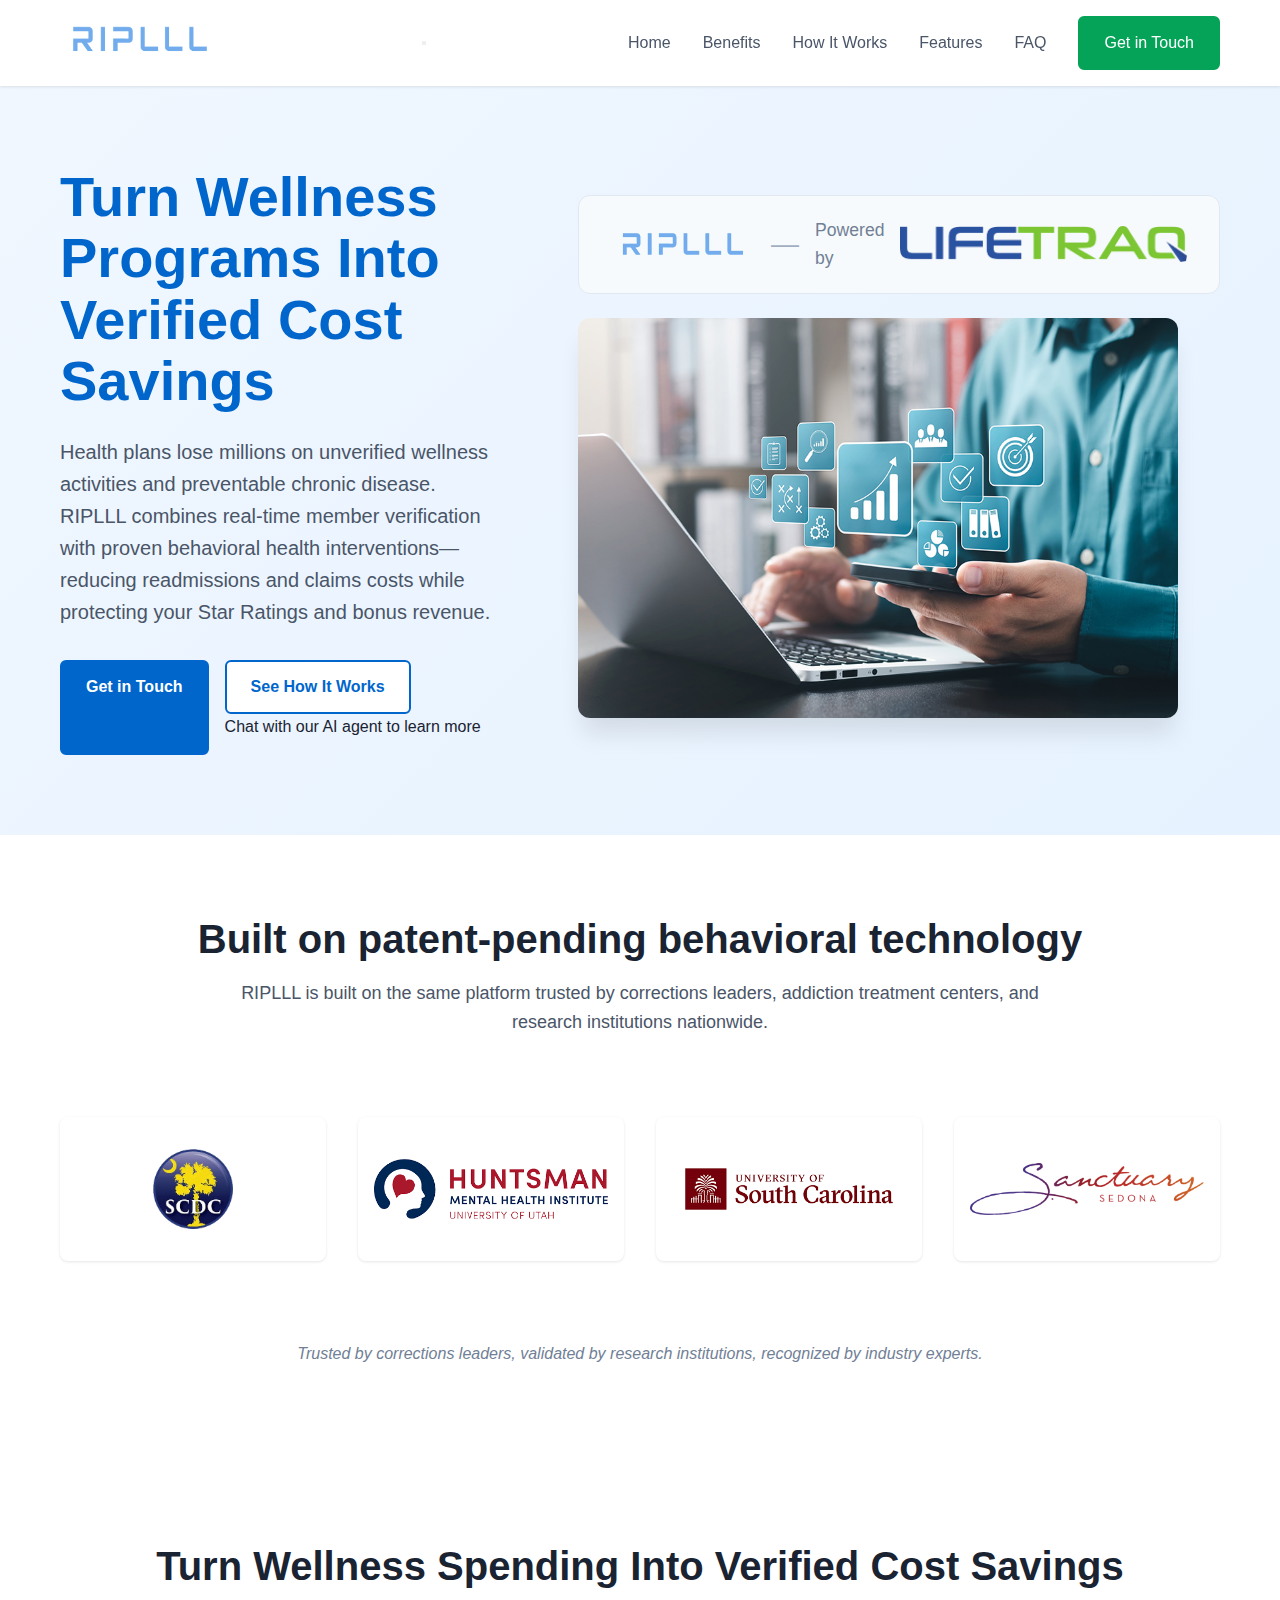
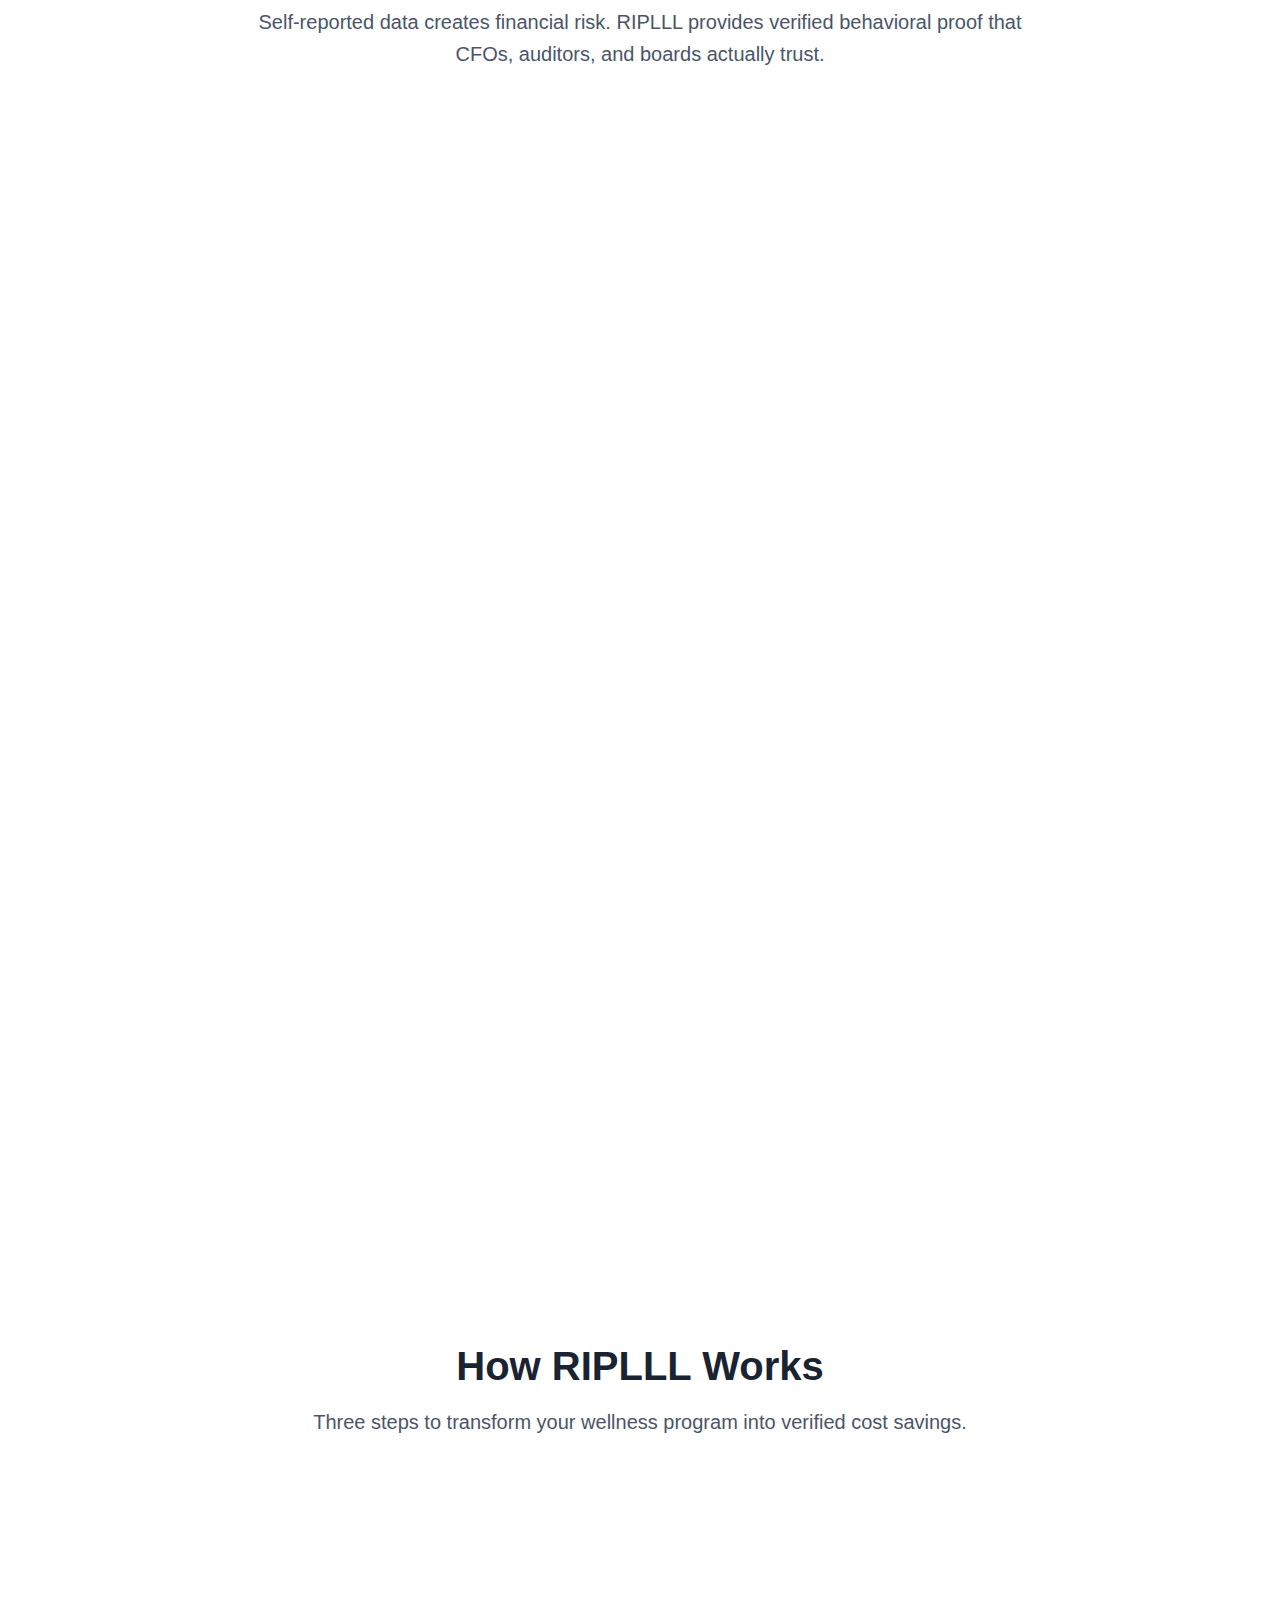
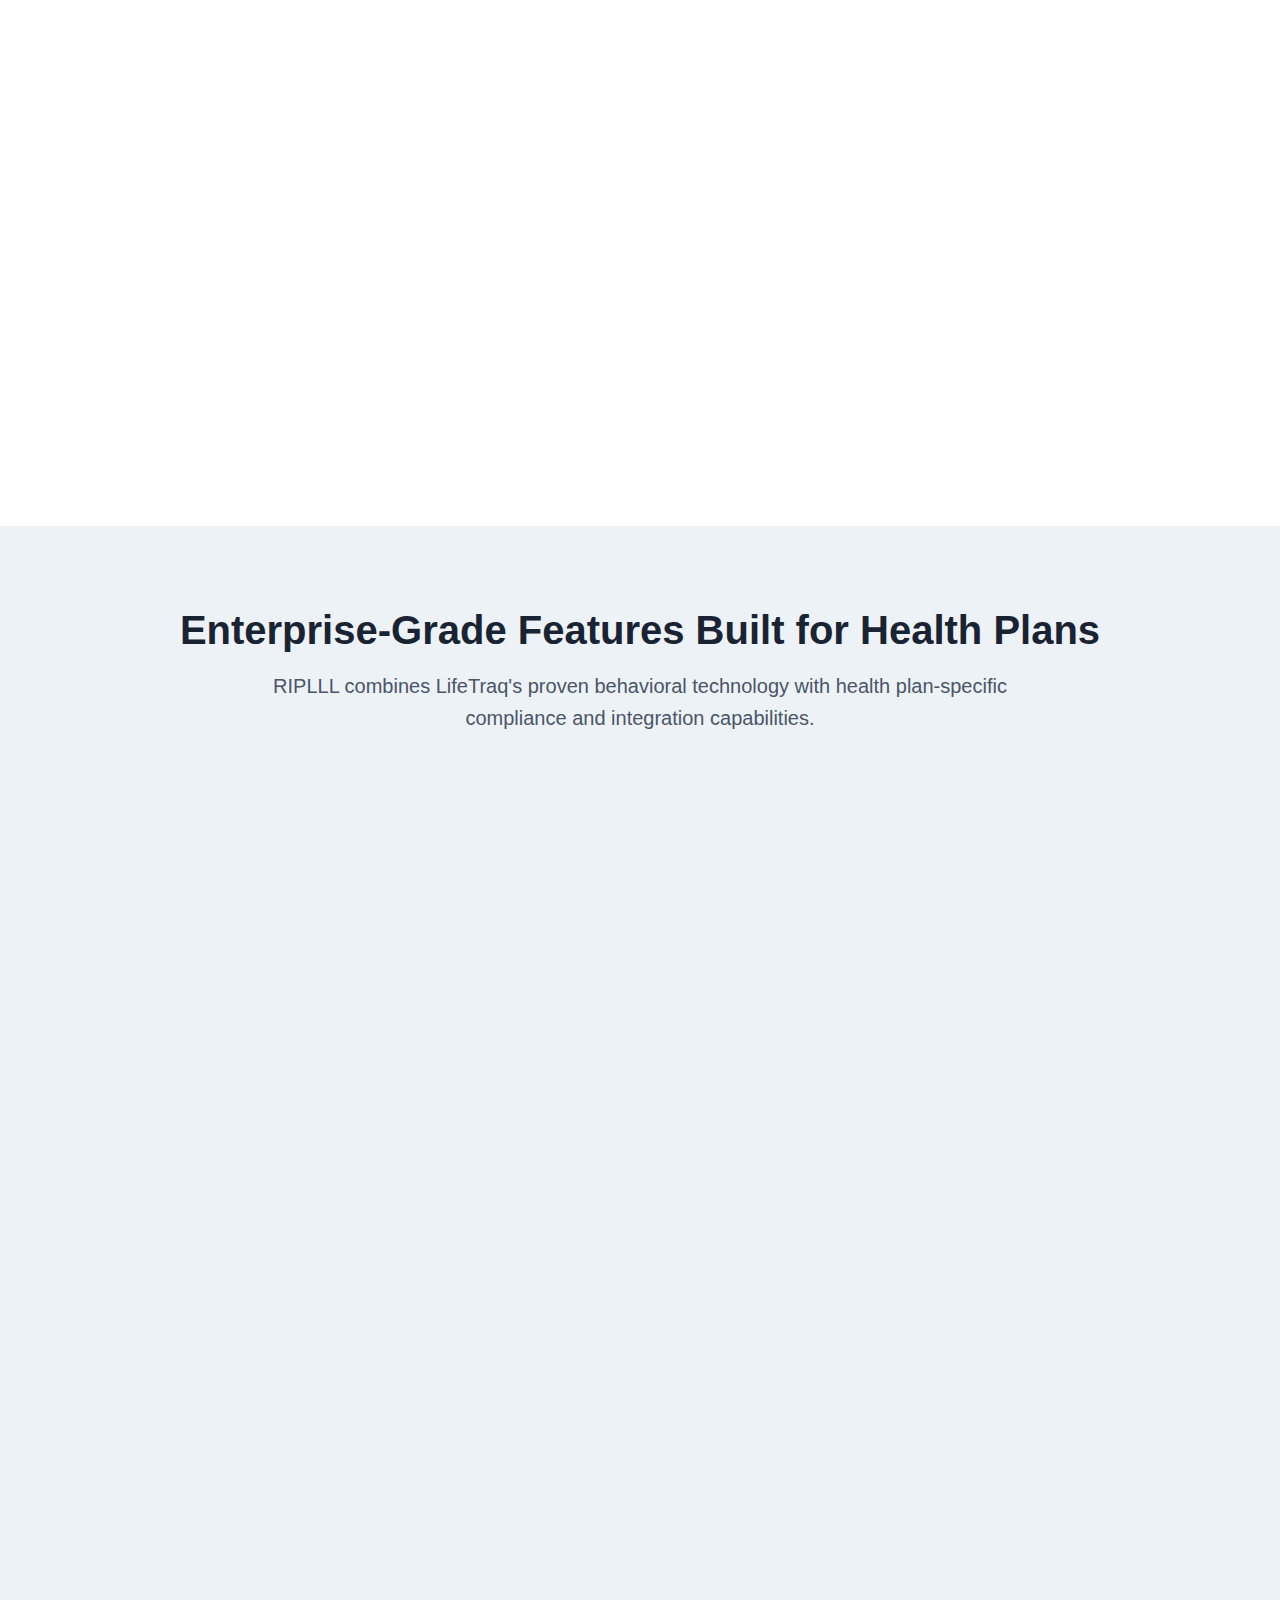
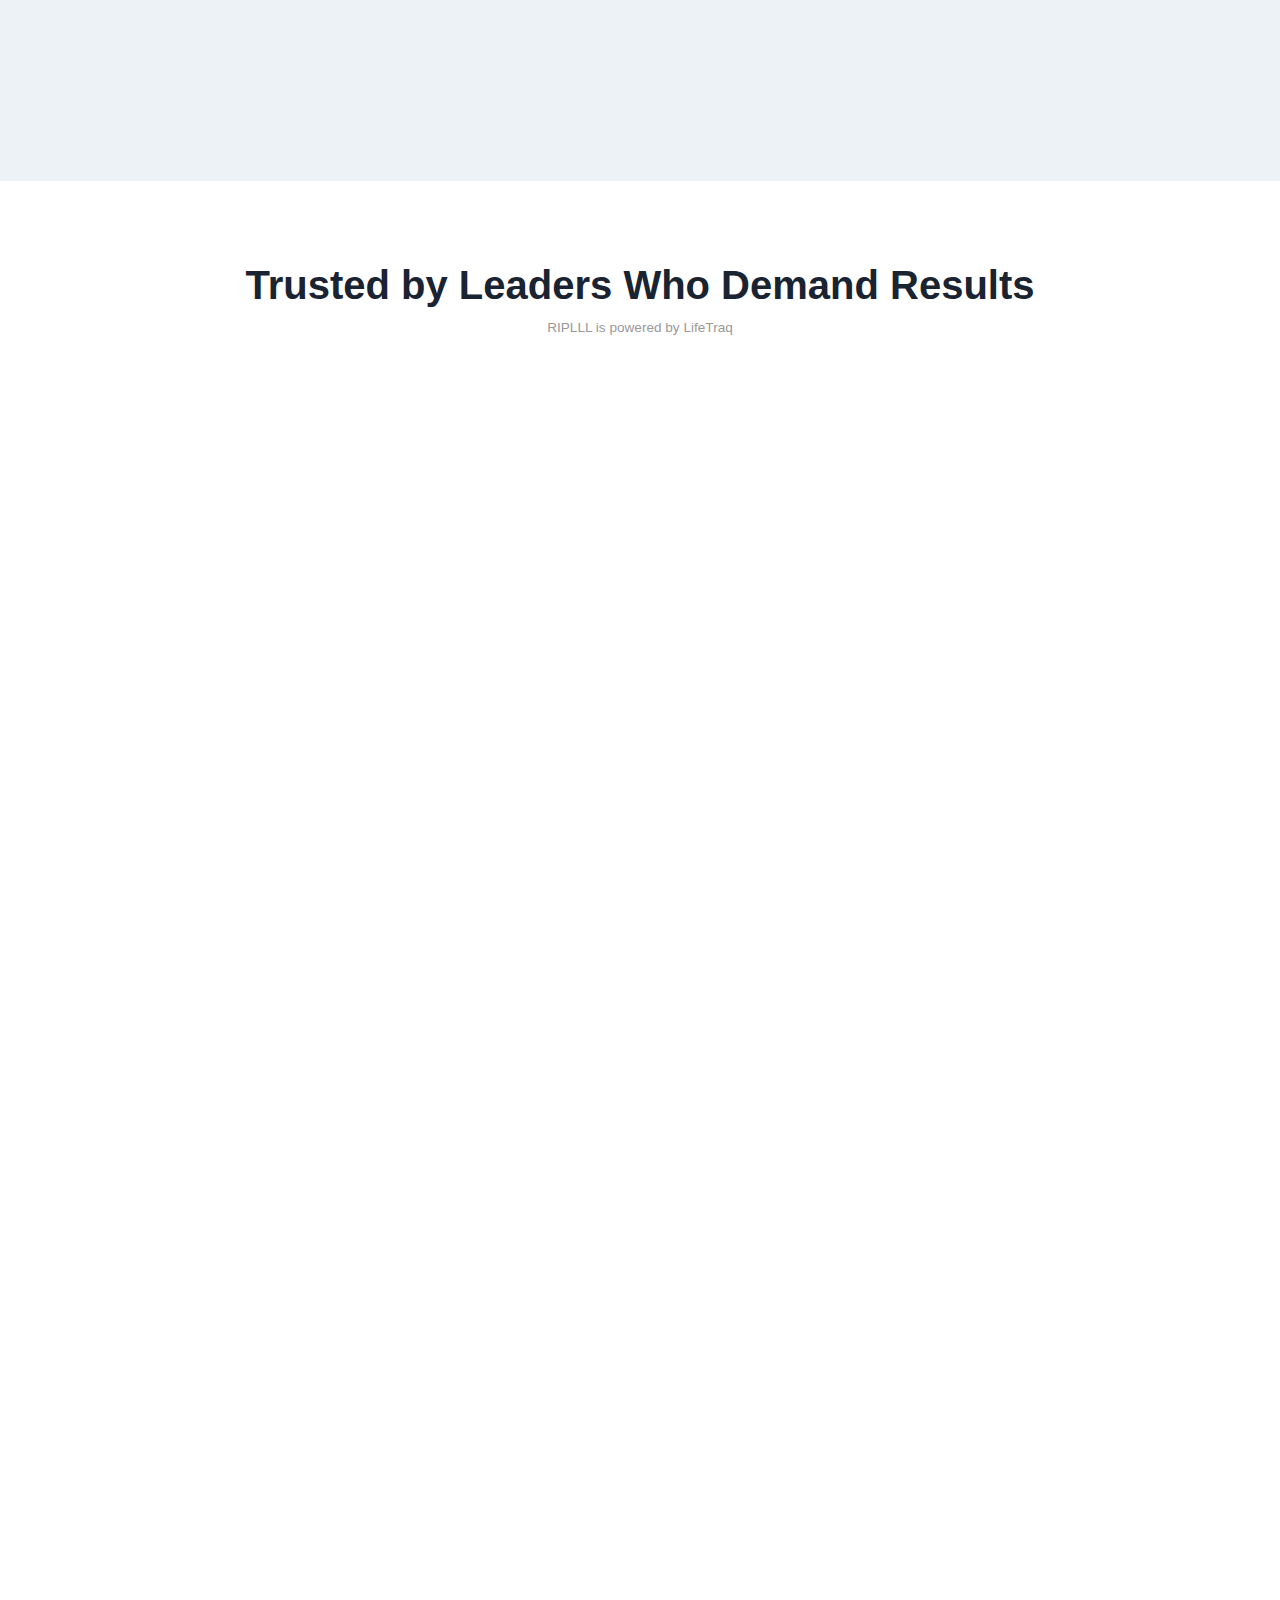
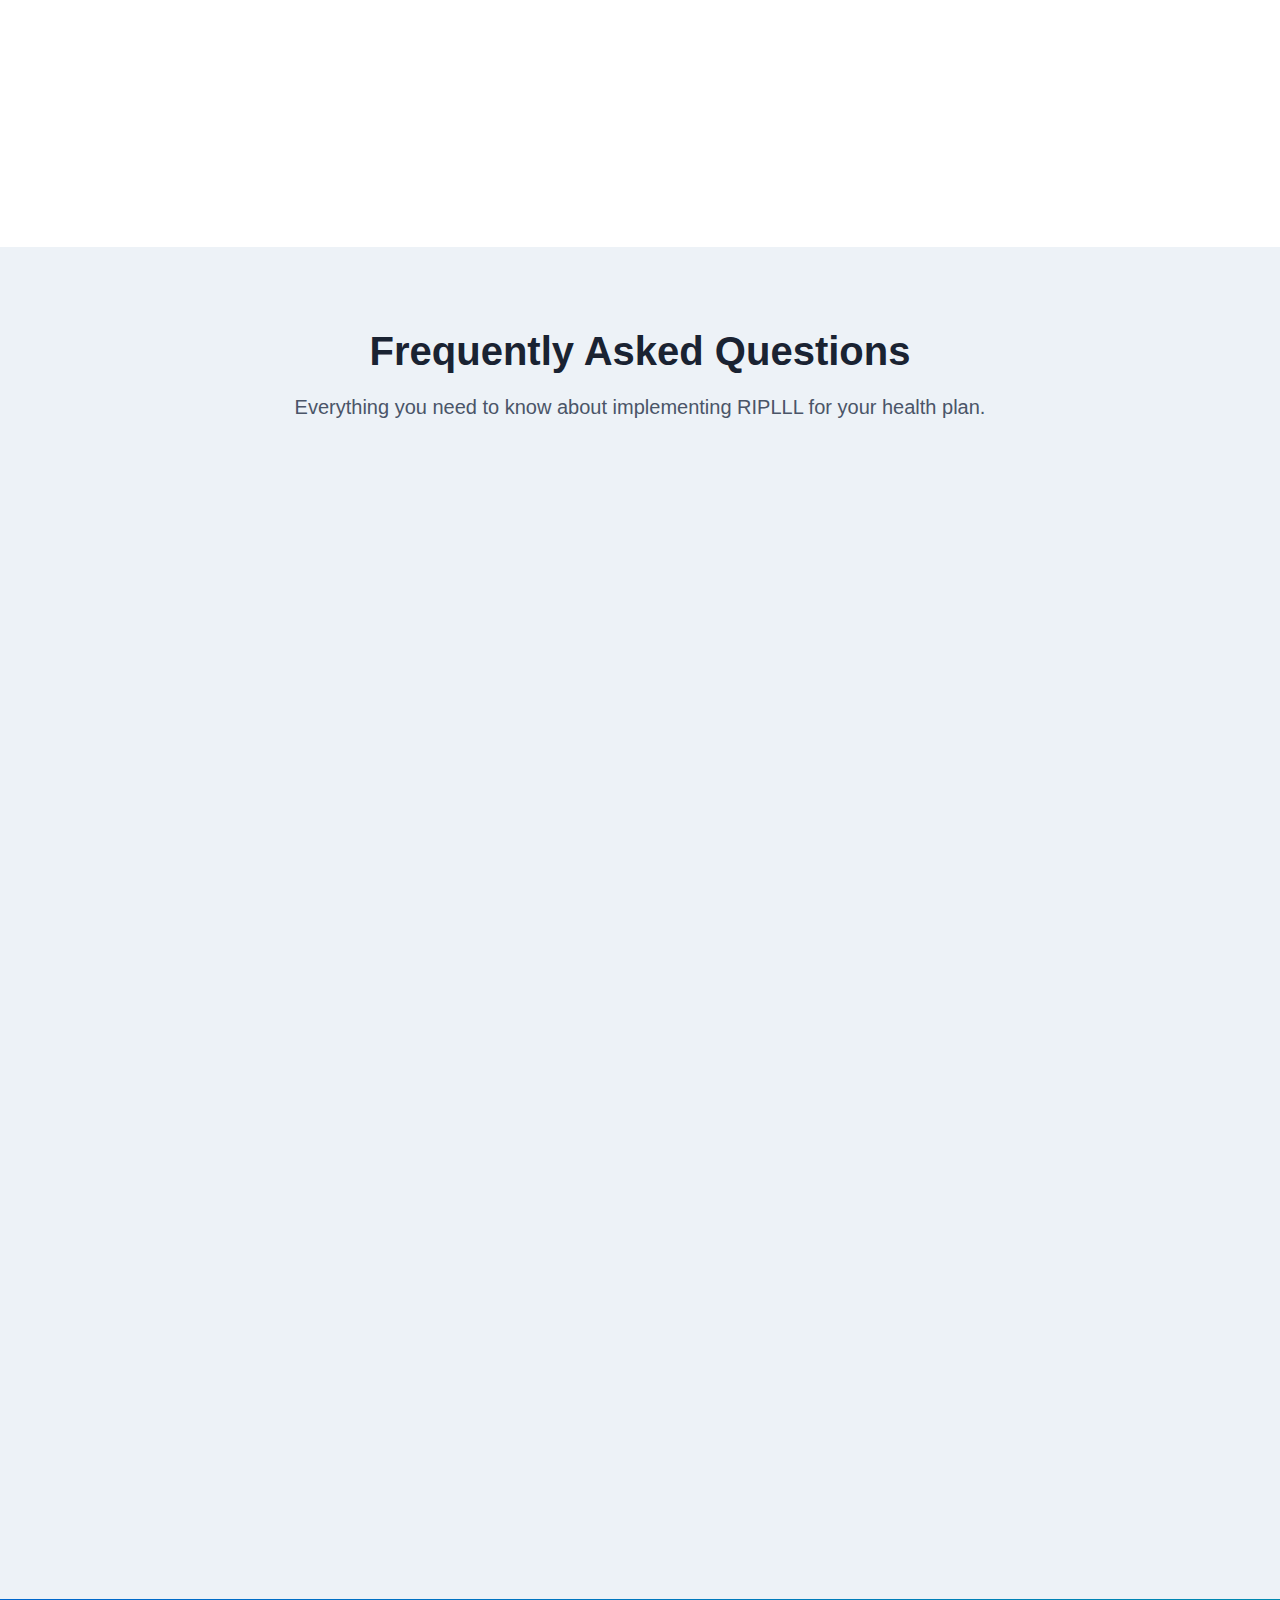
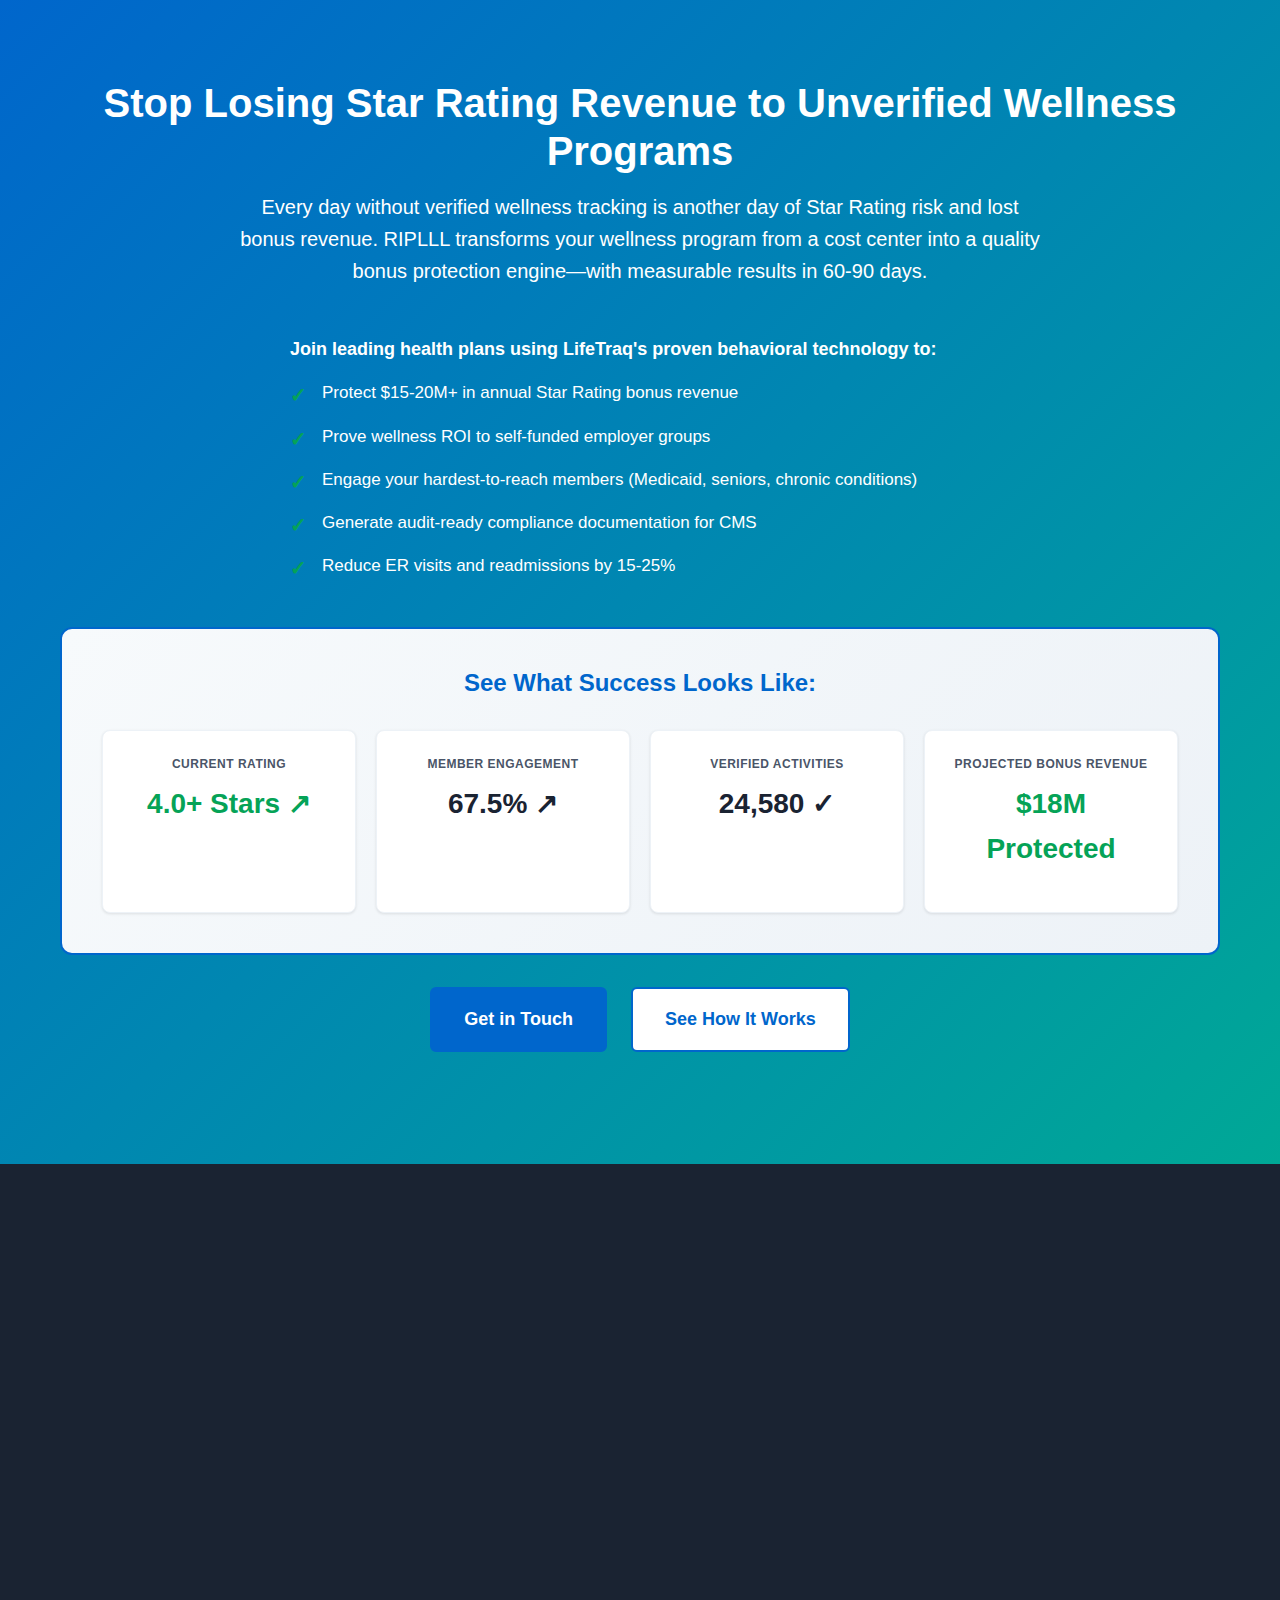
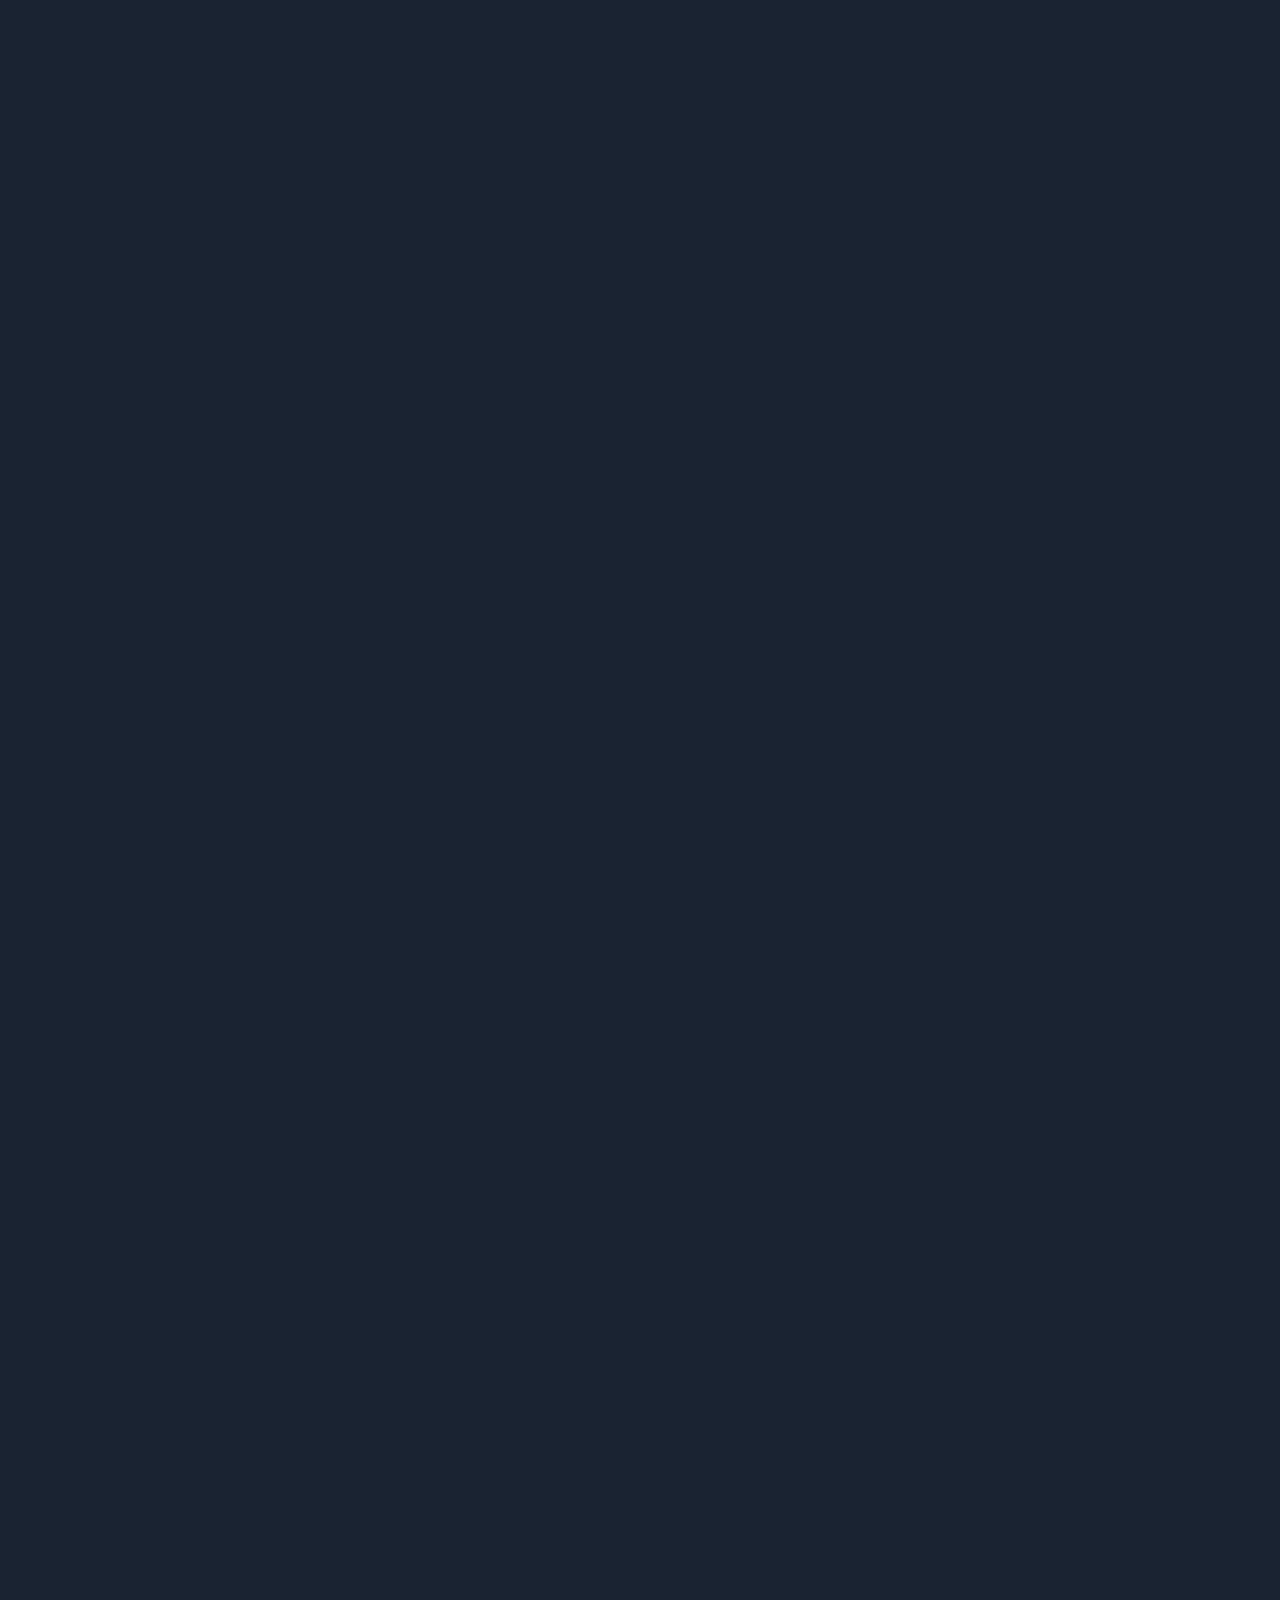
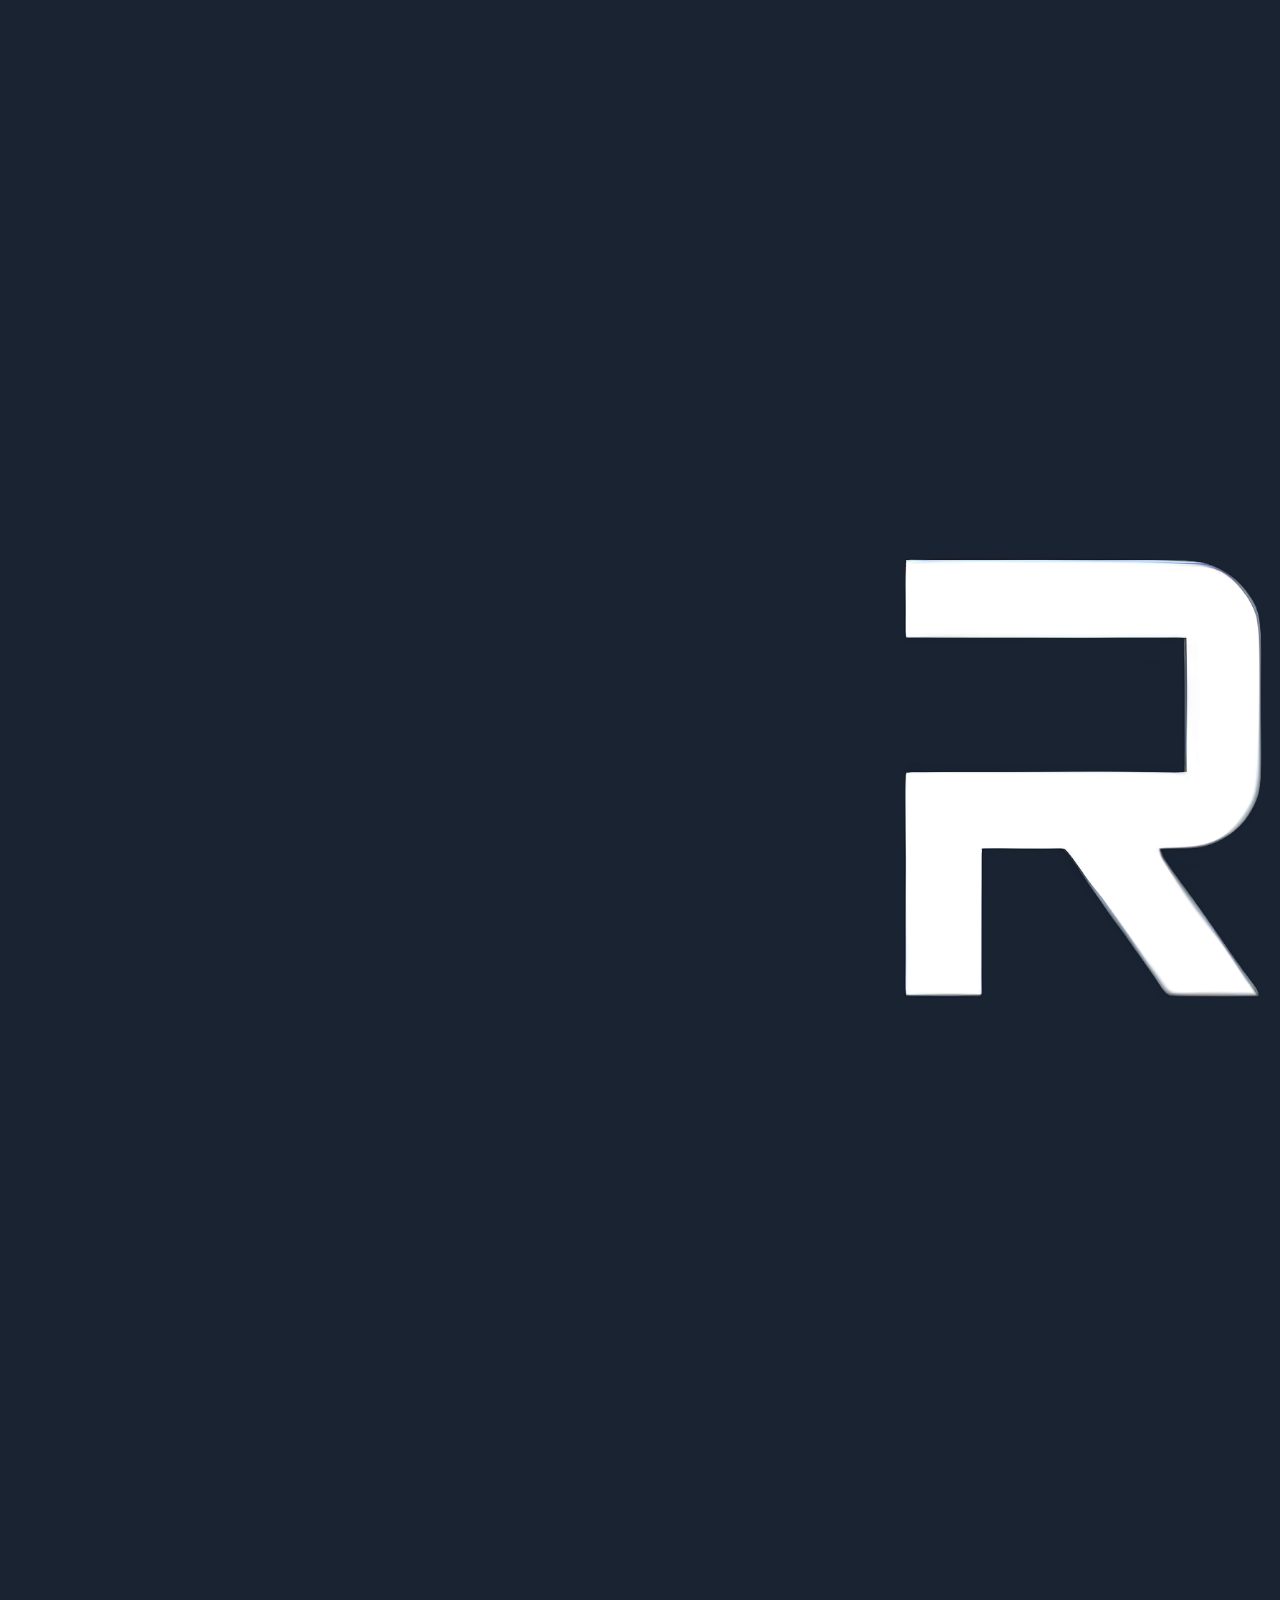
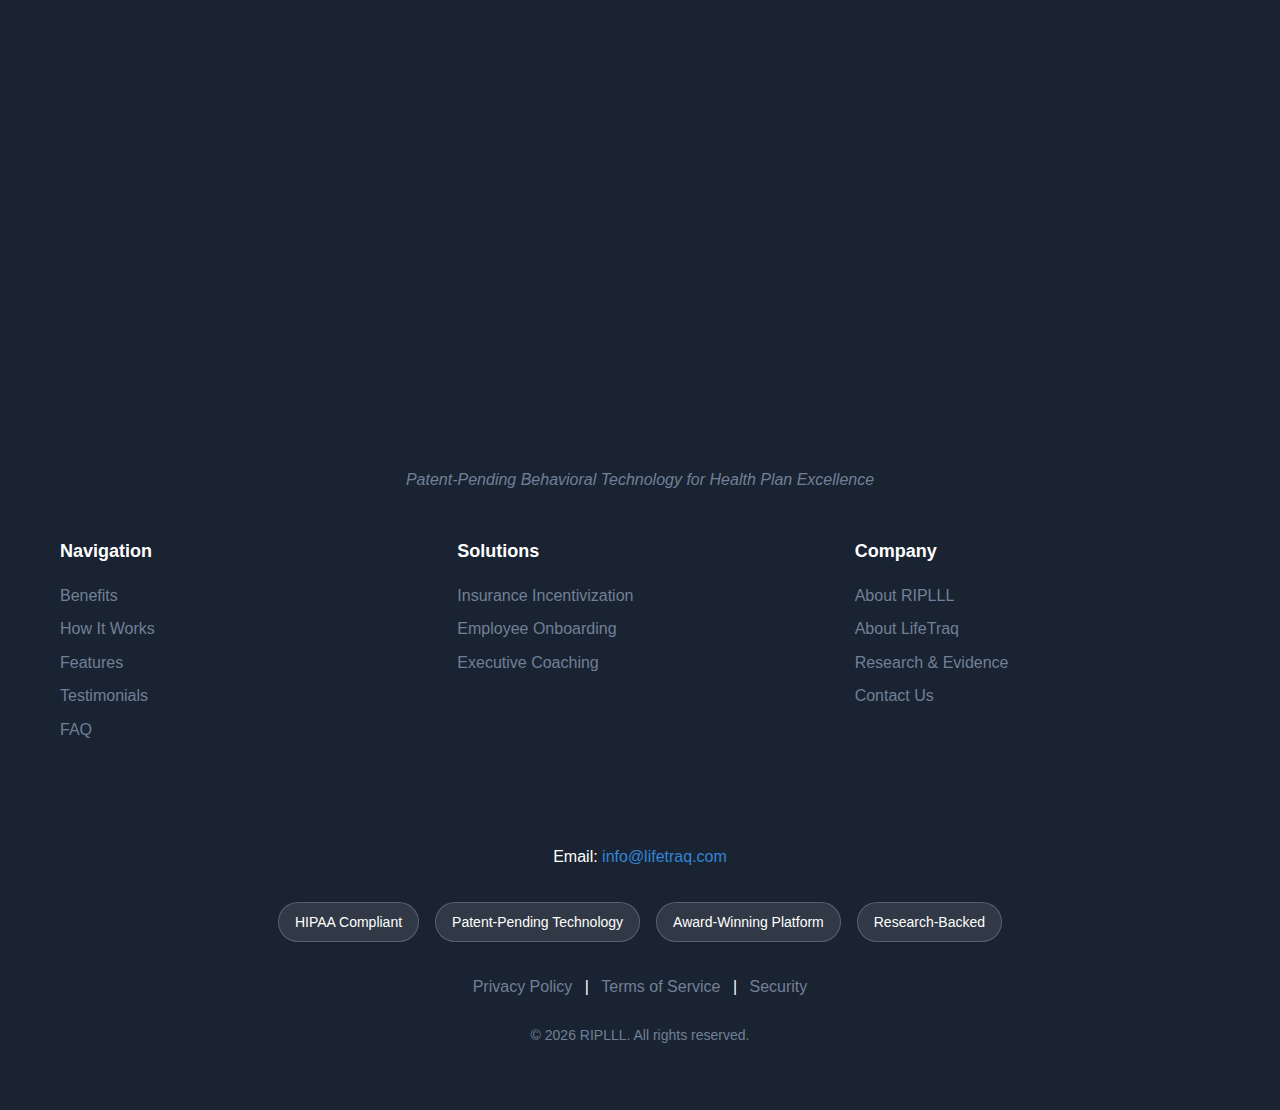
<file: insurance/index.html>
<!DOCTYPE html>
<html lang="en">
<head>
    <meta charset="UTF-8">
    <meta name="viewport" content="width=device-width, initial-scale=1.0">
    <meta name="description" content="RIPLLL Insurance Incentivization - Turn wellness program promises into proven Star Rating results. Protect $15-20M+ in annual quality bonus revenue.">
    <title>RIPLLL | Insurance Incentivization - Protect Your Star Rating Revenue</title>
    <link rel="stylesheet" href="css/styles.css">
    <style>
        html, body {
            overflow-x: hidden;
        }
        .logo-img {
            height: 40px;
            filter: invert(27%) sepia(82%) saturate(1800%) hue-rotate(182deg) brightness(92%) contrast(101%);
        }
        .hero-ctas .cta-button-primary,
        .hero-ctas .cta-button-secondary {
            padding: 0.75rem 1.5rem;
            font-size: 1rem;
            white-space: nowrap;
        }
        .powered-by-bar {
            display: flex;
            align-items: center;
            justify-content: center;
            gap: 1rem;
            padding: 1.25rem 2rem;
            margin-bottom: 1.5rem;
            background: #F7FAFC;
            border-radius: 12px;
            border: 1px solid #E2E8F0;
        }
        .powered-by-riplll-text-img {
            height: 36px;
            width: auto;
            filter: invert(27%) sepia(82%) saturate(1800%) hue-rotate(182deg) brightness(92%) contrast(101%);
        }
        .powered-by-separator {
            color: #A0AEC0;
            font-size: 1.75rem;
            font-weight: 300;
        }
        .powered-by-label {
            font-size: 1.1rem;
            color: #718096;
            font-weight: 500;
        }
        .powered-by-lifetraq-logo {
            height: 36px;
            width: auto;
        }
        @media (max-width: 768px) {
            .logo-img {
                height: 30px;
            }
            .hero-ctas {
                flex-wrap: wrap;
                justify-content: center;
            }
            .hero-ctas .cta-button-primary,
            .hero-ctas .cta-button-secondary {
                padding: 0.6rem 1.25rem;
                font-size: 0.9rem;
                white-space: normal;
                width: auto;
                border-radius: 6px;
                text-align: center;
            }
            .powered-by-bar {
                flex-wrap: wrap;
                gap: 0.4rem;
                padding: 0.75rem 1rem;
                justify-content: center;
            }
            .powered-by-riplll-text-img {
                height: 24px;
            }
            .powered-by-separator {
                font-size: 1rem;
            }
            .powered-by-label {
                font-size: 0.85rem;
            }
            .powered-by-lifetraq-logo {
                height: 24px;
            }
            .logo-row {
                grid-template-columns: 1fr;
                gap: 1rem;
                margin: 2rem 0;
                padding: 1rem 0;
            }
            .partner-logo {
                flex-direction: row;
                min-height: auto;
                padding: 1rem 1.5rem;
                gap: 1rem;
            }
            .partner-logo img {
                max-height: 50px;
                max-width: 200px;
            }
        }
    </style>
    <link rel="icon" type="image/x-icon" href="../favicon.ico">
    <link rel="icon" type="image/png" sizes="32x32" href="../images/favicon-32x32.png">
    <link rel="icon" type="image/png" sizes="16x16" href="../images/favicon-16x16.png">
    <link rel="apple-touch-icon" sizes="180x180" href="../images/apple-touch-icon.png">
    <!-- LinkedIn Insight Tag -->
    <script type="text/javascript">
        _linkedin_partner_id = "8663348";
        window._linkedin_data_partner_ids = window._linkedin_data_partner_ids || [];
        window._linkedin_data_partner_ids.push(_linkedin_partner_id);
    </script>
    <script type="text/javascript">
        (function(l) {
            if (!l){window.lintrk = function(a,b){window.lintrk.q.push([a,b])};
            window.lintrk.q=[]}
            var s = document.getElementsByTagName("script")[0];
            var b = document.createElement("script");
            b.type = "text/javascript";b.async = true;
            b.src = "https://snap.licdn.com/li.lms-analytics/insight.min.js";
            s.parentNode.insertBefore(b, s);
        })(window.lintrk);
    </script>
</head>
<body>
    <!-- Header/Navigation -->
    <header class="header">
        <div class="container">
            <div class="logo">
                <img src="../images/brand/riplll_text.png" alt="RIPLLL" class="logo-img">
            </div>
            <button class="mobile-menu-toggle" aria-label="Toggle menu">
                <span></span>
                <span></span>
                <span></span>
            </button>
            <nav class="nav">
                <ul>
                    <li><a href="../index.html">Home</a></li>
                    <li><a href="#benefits">Benefits</a></li>
                    <li><a href="#how-it-works">How It Works</a></li>
                    <li><a href="#features">Features</a></li>
                    <li><a href="#faq">FAQ</a></li>
                    <li><a href="#contact" class="cta-button header-cta-button">Get in Touch</a></li>
                </ul>
            </nav>
        </div>
    </header>

    <!-- Hero Section -->
    <section class="hero insurance-hero">
        <div class="container">
            <div class="hero-content">
                <h1 class="hero-title">Turn Wellness Programs Into Verified Cost Savings</h1>
                <p class="hero-subtitle">Health plans lose millions on unverified wellness activities and preventable chronic disease. RIPLLL combines real-time member verification with proven behavioral health interventions—reducing readmissions and claims costs while protecting your Star Ratings and bonus revenue.</p>
                <div class="hero-ctas">
                    <a href="#contact" class="cta-button-primary">Get in Touch</a>
                    <div class="cta-with-annotation">
                        <a href="/insurance/chat" class="cta-button-secondary">See How It Works</a>
                        <p class="cta-subtext">Chat with our AI agent to learn more</p>
                    </div>
                </div>
            </div>
            <div class="hero-visual">
                <div class="powered-by-bar">
                    <img src="../images/brand/riplll_text.png" alt="RIPLLL" class="powered-by-riplll-text-img">
                    <span class="powered-by-separator">&mdash;</span>
                    <span class="powered-by-label">Powered by</span>
                    <img src="../images/brand/lifetraq_logo.png" alt="LifeTraq" class="powered-by-lifetraq-logo">
                </div>
                <img src="../images/Hero Image - Insurance .jpg" alt="RIPLLL Insurance Platform" class="hero-image">
            </div>
        </div>
    </section>

    <!-- Trust Logos Section -->
    <section class="trust-logos">
        <div class="container">
            <h2 class="section-title">Built on patent-pending behavioral technology</h2>
            <p class="section-text">RIPLLL is built on the same platform trusted by corrections leaders, addiction treatment centers, and research institutions nationwide.</p>

            <div class="logo-row">
                <div class="partner-logo">
                    <img src="../images/Proven by lifetraq/SCDC.png" alt="South Carolina Department of Corrections (Academy of Hope)">
                </div>
                <div class="partner-logo">
                    <img src="../images/Proven by lifetraq/Huntsman Mental Health Institute.png" alt="Huntsman Mental Health Institute">
                </div>
                <div class="partner-logo">
                    <img src="../images/Proven by lifetraq/University of South Carolina.png" alt="University of South Carolina">
                </div>
                <div class="partner-logo">
                    <img src="../images/Proven by lifetraq/The Sanctuary at Sedona.webp" alt="The Sanctuary at Sedona">
                </div>
            </div>

            <p class="clarifying-text">Trusted by corrections leaders, validated by research institutions, recognized by industry experts.</p>
        </div>
    </section>

    <!-- Benefits Section -->
    <section id="benefits" class="benefits">
        <div class="container">
            <h2 class="section-title">Turn Wellness Spending Into Verified Cost Savings</h2>
            <p class="section-subtitle">Self-reported data creates financial risk. RIPLLL provides verified behavioral proof that CFOs, auditors, and boards actually trust.</p>

            <div class="benefits-grid">
                <!-- Benefit 1 -->
                <div class="benefit insurance-benefit">
                    <div class="benefit-icon"><img src="../images/icons/heart_2623059.png" alt="Health" class="icon-img"></div>
                    <h3>Reduce Chronic Disease Claims with Verified Behavioral Health</h3>
                    <p>Heart disease and diabetes drive 60%+ of your medical costs—and most are preventable with consistent behavioral interventions. RIPLLL delivers verified stress management, medication adherence, and lifestyle modification programs with photo/video proof of completion. No more self-reported data. Just measurable risk reduction and lower claims costs.</p>
                    <p class="stat">Verified behavioral health programs reduce heart disease readmissions by 21% and diabetes-related ER visits by 15-25%.</p>
                </div>

                <!-- Benefit 2 -->
                <div class="benefit insurance-benefit">
                    <div class="benefit-icon"><img src="../images/icons/power_16725941.png" alt="Real-time" class="icon-img"></div>
                    <h3>Instant Verification Drives Real Engagement</h3>
                    <p>Traditional wellness programs create 4-6 week delays between activity completion and rewards—killing behavioral impact. RIPLLL verifies activities in real-time through simple photo/video proof, enabling instant rewards that actually change behavior. Engage the hardest-to-reach 20% who drive 60%+ of your costs—without honor-system fraud risk.</p>
                    <p class="stat">Real-time verified rewards increase wellness program participation from 20-40% to 60-75%, with highest gains among high-cost utilizers.</p>
                </div>

                <!-- Benefit 3 -->
                <div class="benefit insurance-benefit">
                    <div class="benefit-icon"><img src="../images/icons/star_347025.png" alt="Quality Rating" class="icon-img"></div>
                    <h3>Protect Star Rating Bonus Revenue (Medicare Advantage)</h3>
                    <p>Every unverified wellness activity is a Star Rating risk. RIPLLL provides photo/video proof of medication adherence, preventive screenings, and care plan completion—the exact behaviors CMS measures. Move from 3.5 to 4.0+ stars and protect $15-20M+ in annual quality bonus payments with defensible HEDIS data.</p>
                    <p class="stat">Plans using verified engagement see 15-40% improvement in HEDIS measure completion rates.</p>
                </div>

                <!-- Benefit 4 -->
                <div class="benefit insurance-benefit">
                    <div class="benefit-icon"><img src="../images/icons/money_6554039.png" alt="ROI" class="icon-img"></div>
                    <h3>Prove Wellness ROI with Verified Data</h3>
                    <p>CFOs and employer groups demand proof that wellness spending reduces medical claims—not just participation reports. RIPLLL's verified behavioral data shows the direct correlation between verified activities and reduced claims costs. Replace unmeasurable self-reported programs with defensible ROI that protects wellness budgets and retains high-margin accounts.</p>
                    <p class="stat">Verified wellness programs deliver $3.27-$5.81 return per dollar invested vs. unmeasurable ROI for honor-system programs.</p>
                </div>
            </div>
        </div>
    </section>

    <!-- How It Works Section -->
    <section id="how-it-works" class="how-it-works">
        <div class="container">
            <h2 class="section-title">How RIPLLL Works</h2>
            <p class="section-subtitle">Three steps to transform your wellness program into verified cost savings.</p>

            <div class="steps">
                <!-- Step 1 -->
                <div class="step">
                    <div class="step-number">1</div>
                    <div class="step-icon"><img src="../images/icons/photo-camera_609673.png" alt="Submit Proof" class="icon-img"></div>
                    <h3>Members Complete Activities & Submit Proof</h3>
                    <p>Members use the RIPLLL mobile app to complete wellness activities—medication adherence, exercise, preventive screenings, and care plan tasks. They submit simple photo or video proof directly through the app. No complex forms, no provider claims submission, no delays.</p>
                </div>

                <!-- Step 2 -->
                <div class="step">
                    <div class="step-number">2</div>
                    <div class="step-icon"><img src="../images/icons/power_16725941.png" alt="Verification" class="icon-img"></div>
                    <h3>RIPLLL Verifies & Approves Completion</h3>
                    <p>RIPLLL's verification system reviews photo/video proof and confirms activity completion. Verified activities are logged with timestamps and audit trails. Your team can then trigger rewards through your existing incentive programs—no more honor-system fraud risk.</p>
                </div>

                <!-- Step 3 -->
                <div class="step">
                    <div class="step-number">3</div>
                    <div class="step-icon"><img src="../images/icons/bar-chart_2107734.png" alt="Reporting" class="icon-img"></div>
                    <h3>You Get Verified Data for Quality Reporting</h3>
                    <p>RIPLLL generates comprehensive reports showing verified completion rates for wellness activities aligned with your quality priorities—medication adherence, preventive screenings, and chronic disease management. Export data for CMS quality reviews, employer reporting, or integration with your population health platforms.</p>
                </div>
            </div>
        </div>
    </section>

    <!-- Features Section -->
    <section id="features" class="features">
        <div class="container">
            <h2 class="section-title">Enterprise-Grade Features Built for Health Plans</h2>
            <p class="section-subtitle">RIPLLL combines LifeTraq's proven behavioral technology with health plan-specific compliance and integration capabilities.</p>

            <div class="features-grid">
                <!-- Feature 1 -->
                <div class="feature">
                    <div class="feature-icon"><img src="../images/icons/photo-camera_609673.png" alt="Verification" class="icon-img"></div>
                    <h3>Photo/Video Verification System</h3>
                    <p>Members submit simple photo or video proof of wellness activities—medication bottles with timestamps, exercise videos, meal photos, and appointment check-ins. RIPLLL verifies authenticity and logs completion with full audit trails. HIPAA-compliant with enterprise-grade security.</p>
                </div>

                <!-- Feature 2 -->
                <div class="feature">
                    <div class="feature-icon"><img src="../images/icons/star_347025.png" alt="Quality" class="icon-img"></div>
                    <h3>Customizable Quality Measure Tracking</h3>
                    <p>Configure tracking for wellness activities aligned with your Star Rating priorities—medication adherence, preventive screenings, chronic disease management, and care plan completion. Real-time dashboards show verified participation rates and progress toward your quality goals.</p>
                </div>

                <!-- Feature 3 -->
                <div class="feature">
                    <div class="feature-icon"><img src="../images/icons/trophy_2827957.png" alt="Rewards" class="icon-img"></div>
                    <h3>Verified Activity Data for Reward Systems</h3>
                    <p>Export verified activity data to trigger rewards through your existing incentive programs—Flex Cards, gift card vendors, premium discounts, or wellness platforms. Configurable activity types and point systems align with your wellness program design and budget.</p>
                </div>

                <!-- Feature 4 -->
                <div class="feature">
                    <div class="feature-icon"><img src="../images/icons/trophy_2827957.png" alt="Gamification" class="icon-img"></div>
                    <h3>Gamification for Sustained Engagement</h3>
                    <p>Proven gamification engine with personalized challenges, point collection, leaderboards, achievement badges, and progress tracking. Designed to engage difficult populations—Medicaid members with social barriers, seniors with digital literacy challenges, and chronic condition patients with adherence gaps.</p>
                </div>

                <!-- Feature 5 -->
                <div class="feature">
                    <div class="feature-icon"><img src="../images/icons/content-management-system_2630878.png" alt="Integration" class="icon-img"></div>
                    <h3>Integration-Ready Architecture</h3>
                    <p>API-ready platform designed to work with your existing systems. Export verified activity data to your EHR, population health platforms, quality reporting tools, and wellness vendors. Flexible data formats support custom integrations with your claims systems and analytics platforms.</p>
                </div>

                <!-- Feature 6 -->
                <div class="feature">
                    <div class="feature-icon"><img src="../images/icons/security_2592258.png" alt="Security" class="icon-img"></div>
                    <h3>HIPAA-Compliant Security & Audit Trails</h3>
                    <p>Enterprise-grade security with HIPAA compliance, data encryption, two-factor authentication, and role-based access control. Complete audit trails for every verified activity—who, what, when, where. Export audit-ready documentation for CMS quality reviews, accreditation bodies, and employer reporting.</p>
                </div>
            </div>
        </div>
    </section>

    <!-- Testimonials Section -->
    <section id="testimonials" class="testimonials">
        <div class="container">
            <h2 class="section-title">Trusted by Leaders Who Demand Results</h2>
            <p style="text-align: center; font-size: 0.85rem; color: #999; margin-top: -0.5rem; margin-bottom: 1.5rem;">RIPLLL is powered by LifeTraq</p>

            <div class="testimonials-grid">
                <!-- Testimonial 1 -->
                <div class="testimonial">
                    <p class="quote">"LifeTraq has developed corrections-specific software with built-in compliance tracking that will appeal to program leaders responsible for ensuring program effectiveness and results."</p>
                    <div class="attribution">
                        <img src="../images/tom_herzog.jpg" alt="Tom Herzog" class="headshot">
                        <div>
                            <p class="name">Tom Herzog</p>
                            <p class="title">Retired Deputy Commissioner and CIO</p>
                            <p class="organization">New York State Department of Corrections and Community Supervision</p>
                        </div>
                    </div>
                </div>

                <!-- Testimonial 2 -->
                <div class="testimonial">
                    <p class="quote">"LifeTraq's involvement has been instrumental in transforming the lives of individuals by providing opportunities for growth."</p>
                    <div class="attribution">
                        <img src="../images/traci_fant.jpg" alt="Traci Fant" class="headshot">
                        <div>
                            <p class="name">Traci Fant</p>
                            <p class="title">Director, The Academy of Hope</p>
                            <p class="organization">South Carolina Department of Corrections</p>
                        </div>
                    </div>
                </div>
            </div>
        </div>
    </section>

    <!-- FAQ Section -->
    <section id="faq" class="faq">
        <div class="container">
            <h2 class="section-title">Frequently Asked Questions</h2>
            <p class="section-subtitle">Everything you need to know about implementing RIPLLL for your health plan.</p>

            <div class="faq-list">
                <!-- FAQ 1 -->
                <div class="faq-item">
                    <h3>How does RIPLLL verify wellness activities without violating member privacy?</h3>
                    <p>RIPLLL uses simple photo/video proof that members voluntarily submit—medication bottles with timestamps, exercise videos, meal photos, appointment check-ins. Members control what they share. All data is HIPAA-compliant with enterprise-grade encryption, two-factor authentication, and role-based access control. Verification confirms activity completion without exposing sensitive medical details. For example, a photo of a medication bottle confirms adherence without revealing the specific condition being treated.</p>
                </div>

                <!-- FAQ 2 -->
                <div class="faq-item">
                    <h3>What's the difference between RIPLLL and our current wellness portal?</h3>
                    <p>Your current wellness portal likely relies on self-reported data (members click "I exercised today") or claims-based verification (4-6 week delays). RIPLLL provides real-time photo/video proof of actual completion—closing the 3x gap between self-reported (93%) and verified completion rates (33%). This verified data is what CMS needs for Star Rating measures and what self-funded employers demand for ROI proof. RIPLLL integrates with your existing portal as the verification and engagement layer.</p>
                </div>

                <!-- FAQ 3 -->
                <div class="faq-item">
                    <h3>How long does implementation take?</h3>
                    <p>Most health plans are fully operational within 60-90 days. Implementation includes:</p>
                    <ul>
                        <li>Integration with your EHR, pharmacy, and wellness systems (2-4 weeks)</li>
                        <li>Configuration of Star Rating measures and reward structures (1-2 weeks)</li>
                        <li>Member onboarding and communication campaign (2-4 weeks)</li>
                        <li>Staff training and dashboard setup (1 week)</li>
                    </ul>
                    <p>We provide dedicated implementation support and project management throughout. Pilot programs with 5,000-10,000 members can launch in as little as 30 days.</p>
                </div>

                <!-- FAQ 4 -->
                <div class="faq-item">
                    <h3>What if our members aren't tech-savvy (especially Medicare Advantage seniors)?</h3>
                    <p>RIPLLL is designed for the "hardest-to-reach" populations—including seniors with limited digital literacy. The interface uses simple photo-based verification (take a picture of your medication, take a picture at the gym) rather than complex form-filling. Voice-guided instructions and large-button design accommodate seniors. Our pilot data shows 75+ year-olds successfully use the platform with minimal support. We also provide member onboarding materials (videos, printed guides, phone support) in multiple languages.</p>
                </div>

                <!-- FAQ 5 -->
                <div class="faq-item">
                    <h3>How does RIPLLL improve Star Ratings specifically?</h3>
                    <p>RIPLLL directly addresses the HEDIS measures that drive Star Ratings:</p>
                    <ul>
                        <li>Medication adherence for diabetes, statins, and RAS antagonists (triple-weighted measures accounting for 50% of Star Rating impact)</li>
                        <li>Preventative screenings (mammograms, colonoscopies, diabetic eye exams)</li>
                        <li>Chronic disease management (A1C testing, blood pressure control)</li>
                        <li>Post-acute care plan adherence (reducing 30-day readmissions)</li>
                    </ul>
                    <p>By providing real-time verification and instant rewards, RIPLLL increases completion rates by 15-40%—enough to move most plans from 3.5 to 4.0+ stars.</p>
                </div>

                <!-- FAQ 6 -->
                <div class="faq-item">
                    <h3>What's the ROI timeline? When will we see results?</h3>
                    <p><strong>Engagement metrics improve immediately (30-60 days):</strong> participation rates, activity completion, member satisfaction scores.</p>
                    <p><strong>Clinical outcomes appear within 3-6 months:</strong> medication adherence rates, preventative screening completion, ER visit reduction.</p>
                    <p><strong>Star Rating impact shows in the next annual measurement year (12-18 months):</strong> HEDIS measure improvements, quality bonus eligibility.</p>
                    <p><strong>Financial ROI is measurable within the first year through:</strong></p>
                    <ul>
                        <li>Reduced ER visits and readmissions ($8-12M savings for 250K member plan)</li>
                        <li>Protected Star Rating bonus revenue ($15-20M for 4.0+ star plan)</li>
                        <li>Improved self-funded employer retention (2-5% revenue protection)</li>
                    </ul>
                </div>

                <!-- FAQ 7 -->
                <div class="faq-item">
                    <h3>Can RIPLLL integrate with our existing wellness reward vendors (NationsBenefits, NovuHealth, etc.)?</h3>
                    <p>Yes. RIPLLL is designed to enhance—not replace—your existing wellness infrastructure. We integrate with major wellness reward platforms (NationsBenefits Flex Cards, NovuHealth, gift card vendors), EHR systems (Epic, Cerner), pharmacy benefit managers, and population health platforms. RIPLLL becomes the verification and engagement layer that makes your current investments more effective. API-first architecture enables custom integrations with proprietary systems.</p>
                </div>

                <!-- FAQ 8 -->
                <div class="faq-item">
                    <h3>What about fraud? Can members game the system with fake photos?</h3>
                    <p>RIPLLL's verification engine includes multiple fraud prevention mechanisms:</p>
                    <ul>
                        <li>Timestamp and geolocation verification</li>
                        <li>Photo/video analysis to detect stock images or duplicates</li>
                        <li>Randomized verification requests (members don't know when they'll be asked for proof)</li>
                        <li>Behavioral pattern analysis (flags suspicious activity patterns)</li>
                        <li>Audit trails for every submission</li>
                    </ul>
                    <p>Our fraud detection rate is <2% compared to 15-25% estimated fraud in honor-system programs. The verification layer dramatically reduces fraud risk while maintaining member privacy.</p>
                </div>
            </div>
        </div>
    </section>

    <!-- Final CTA Section -->
    <section id="contact" class="final-cta">
        <div class="container">
            <h2 class="section-title">Stop Losing Star Rating Revenue to Unverified Wellness Programs</h2>
            <p class="section-subtitle">Every day without verified wellness tracking is another day of Star Rating risk and lost bonus revenue. RIPLLL transforms your wellness program from a cost center into a quality bonus protection engine—with measurable results in 60-90 days.</p>

            <div class="supporting-list">
                <p class="supporting-intro">Join leading health plans using LifeTraq's proven behavioral technology to:</p>
                <ul>
                    <li>Protect $15-20M+ in annual Star Rating bonus revenue</li>
                    <li>Prove wellness ROI to self-funded employer groups</li>
                    <li>Engage your hardest-to-reach members (Medicaid, seniors, chronic conditions)</li>
                    <li>Generate audit-ready compliance documentation for CMS</li>
                    <li>Reduce ER visits and readmissions by 15-25%</li>
                </ul>
            </div>

            <div class="dashboard-section">
                <h3 class="dashboard-intro">See What Success Looks Like:</h3>
                <div class="dashboard-mockup">
                    <div class="metric-card">
                        <p class="metric-label">Current Rating</p>
                        <p class="metric-value success">4.0+ Stars ↗</p>
                    </div>
                    <div class="metric-card">
                        <p class="metric-label">Member Engagement</p>
                        <p class="metric-value">67.5% ↗</p>
                    </div>
                    <div class="metric-card">
                        <p class="metric-label">Verified Activities</p>
                        <p class="metric-value">24,580 ✓</p>
                    </div>
                    <div class="metric-card">
                        <p class="metric-label">Projected Bonus Revenue</p>
                        <p class="metric-value success">$18M Protected</p>
                    </div>
                </div>
            </div>

            <div class="cta-buttons">
                <a href="#contact" class="cta-button-primary">Get in Touch</a>
                <a href="/insurance/chat" class="cta-button-secondary">See How It Works</a>
            </div>
        </div>
    </section>

    <!-- Footer -->
    <footer class="footer">
        <div class="container">
            <div class="footer-logo">
                <img src="../images/brand/riplll_stack.png" alt="RIPLLL" class="footer-logo-img">
                <p class="tagline-full">Patent-Pending Behavioral Technology for Health Plan Excellence</p>
            </div>

            <div class="footer-columns">
                <div class="footer-column">
                    <h3>Navigation</h3>
                    <ul>
                        <li><a href="#benefits">Benefits</a></li>
                        <li><a href="#how-it-works">How It Works</a></li>
                        <li><a href="#features">Features</a></li>
                        <li><a href="#testimonials">Testimonials</a></li>
                        <li><a href="#faq">FAQ</a></li>
                    </ul>
                </div>

                <div class="footer-column">
                    <h3>Solutions</h3>
                    <ul>
                        <li><a href="index.html">Insurance Incentivization</a></li>
                        <li><a href="../index.html#use-cases">Employee Onboarding</a></li>
                        <li><a href="../index.html#use-cases">Executive Coaching</a></li>
                    </ul>
                </div>

                <div class="footer-column">
                    <h3>Company</h3>
                    <ul>
                        <li><a href="../index.html">About RIPLLL</a></li>
                        <li><a href="../index.html">About LifeTraq</a></li>
                        <li><a href="#testimonials">Research & Evidence</a></li>
                        <li><a href="#contact">Contact Us</a></li>
                    </ul>
                </div>
            </div>

            <div class="footer-contact">
                <h3>Contact Information</h3>
                <p>Email: <a href="mailto:info@lifetraq.com">info@lifetraq.com</a></p>
            </div>

            <div class="footer-badges">
                <div class="badge">HIPAA Compliant</div>
                <div class="badge">Patent-Pending Technology</div>
                <div class="badge">Award-Winning Platform</div>
                <div class="badge">Research-Backed</div>
            </div>

            <div class="footer-legal">
                <a href="../privacy.html">Privacy Policy</a> |
                <a href="#terms">Terms of Service</a> |
                <a href="#security">Security</a>
            </div>

            <div class="footer-copyright">
                <p>&copy; 2026 RIPLLL. All rights reserved.</p>
            </div>
        </div>
    </footer>

    <script src="js/main.js"></script>
    <!-- LinkedIn Insight Tag Noscript -->
    <noscript>
        <img height="1" width="1" style="display:none;" alt="" src="https://px.ads.linkedin.com/collect/?pid=8663348&fmt=gif" />
    </noscript>
</body>
</html>
</file>
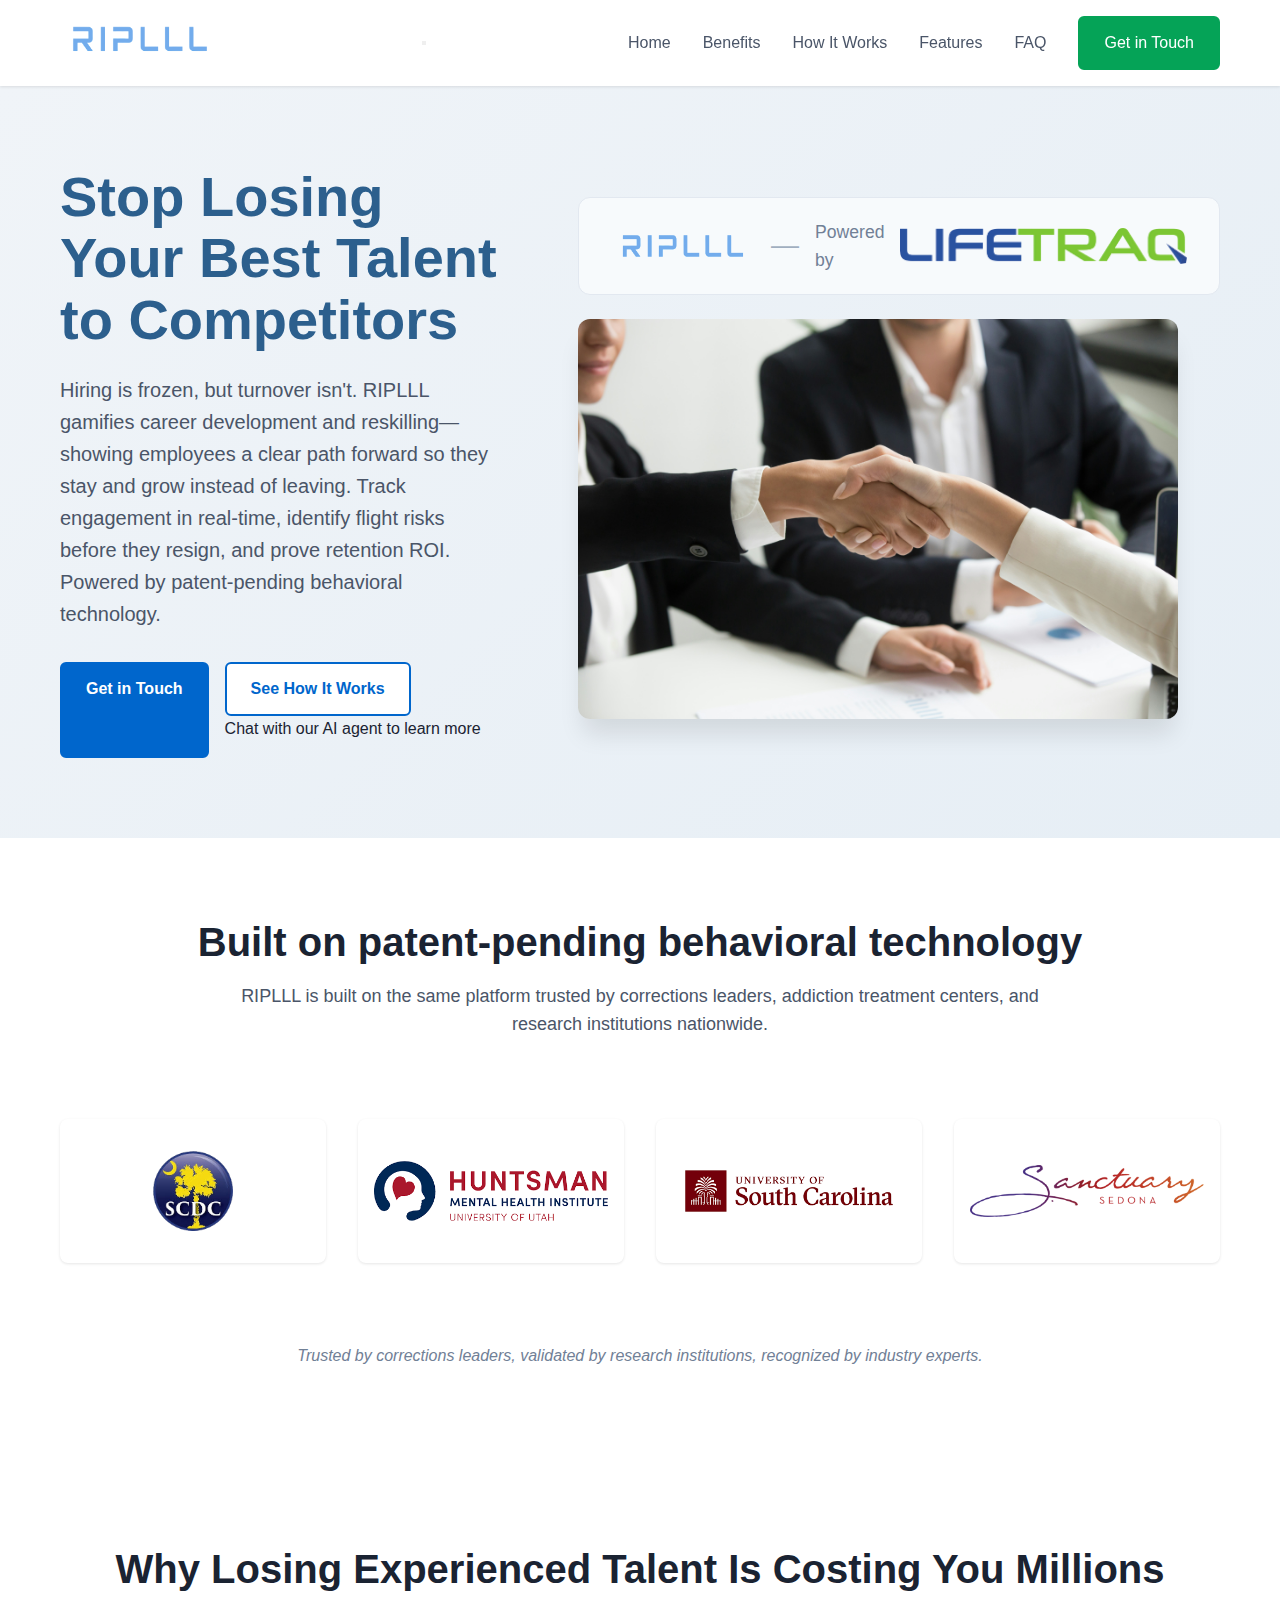
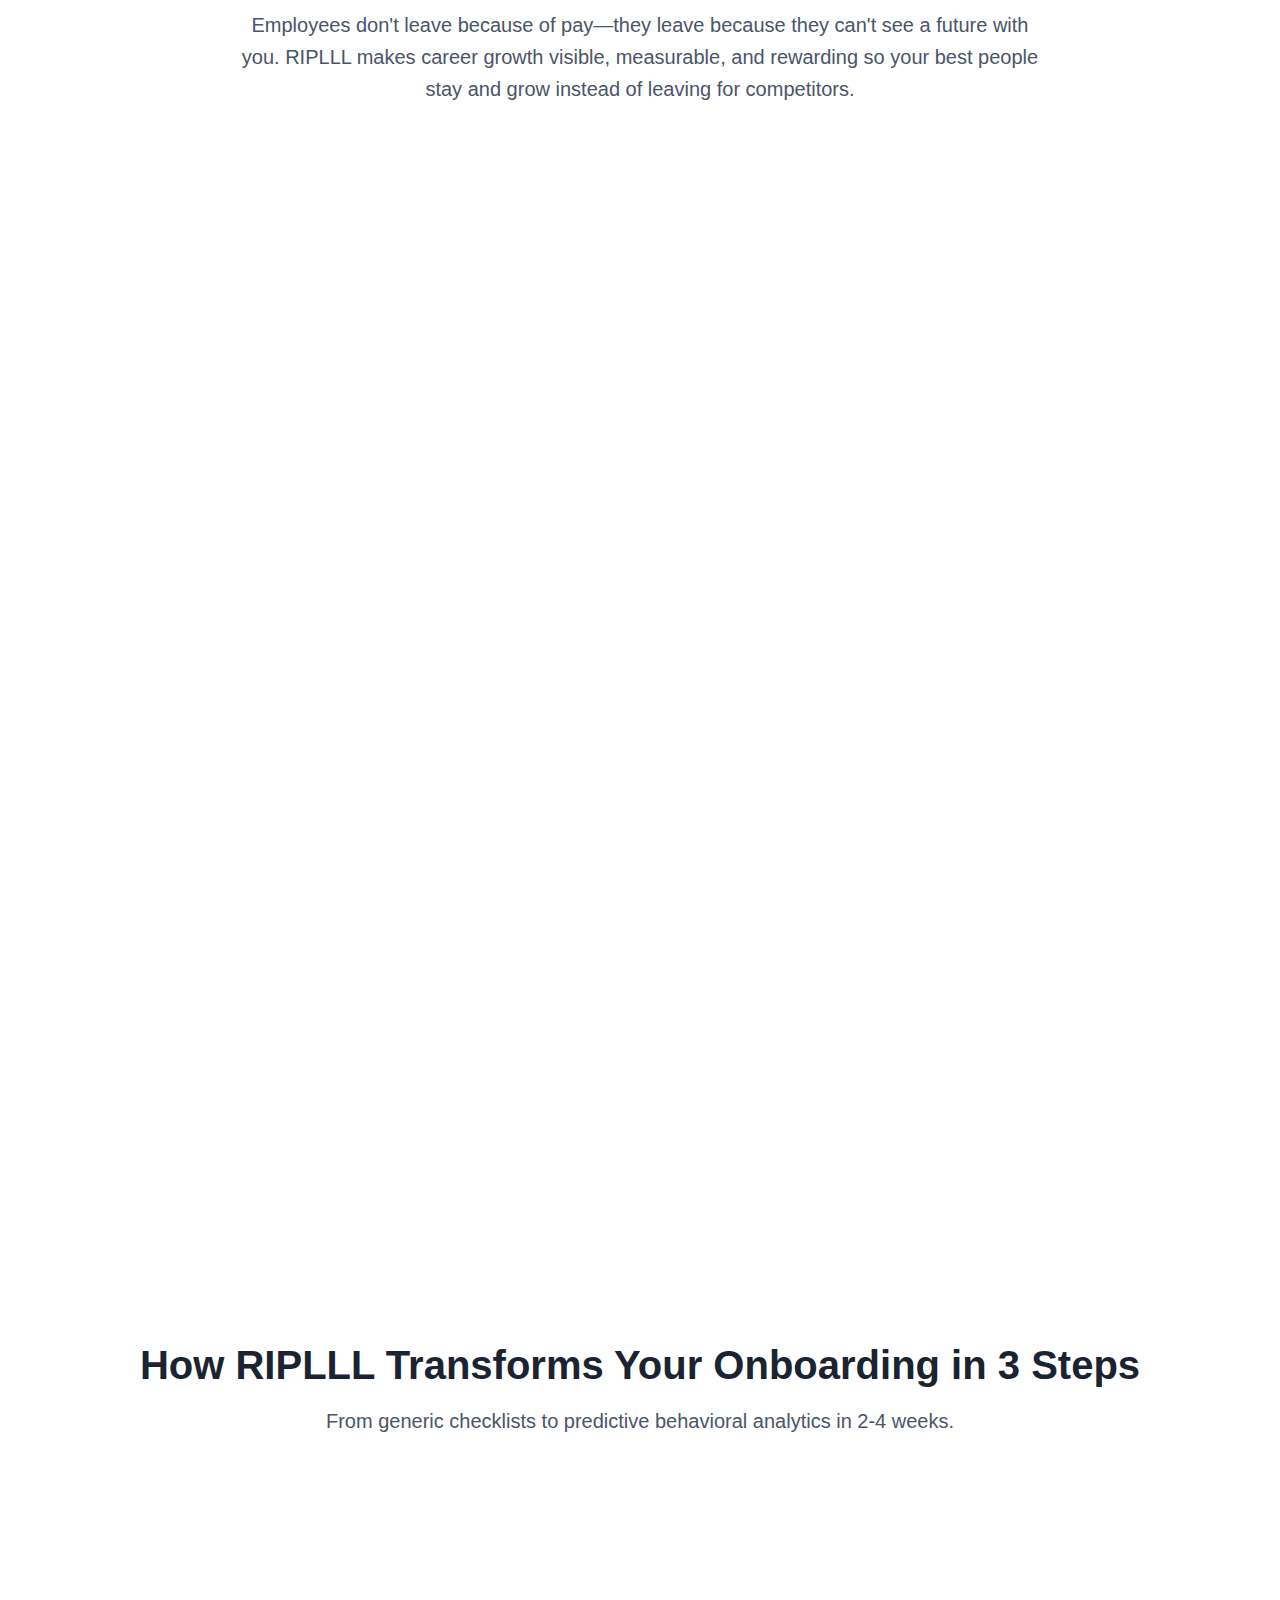
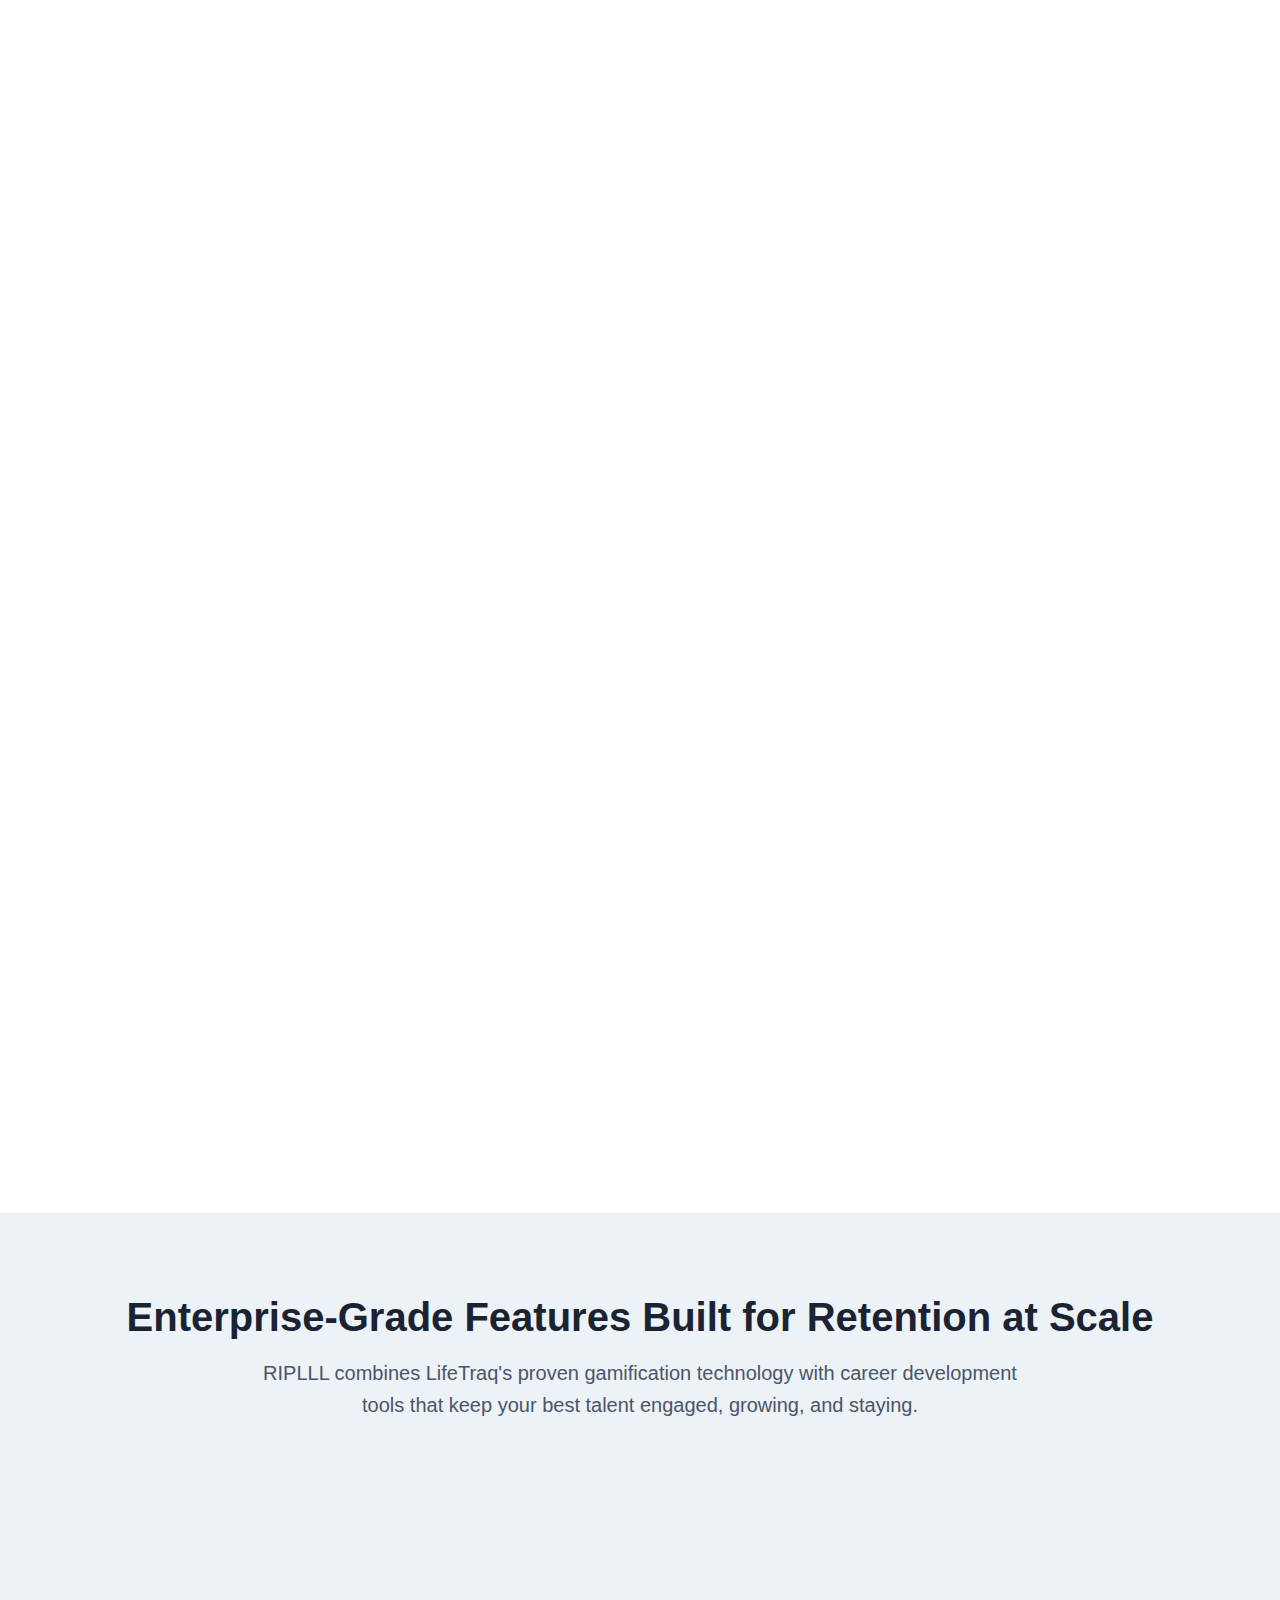
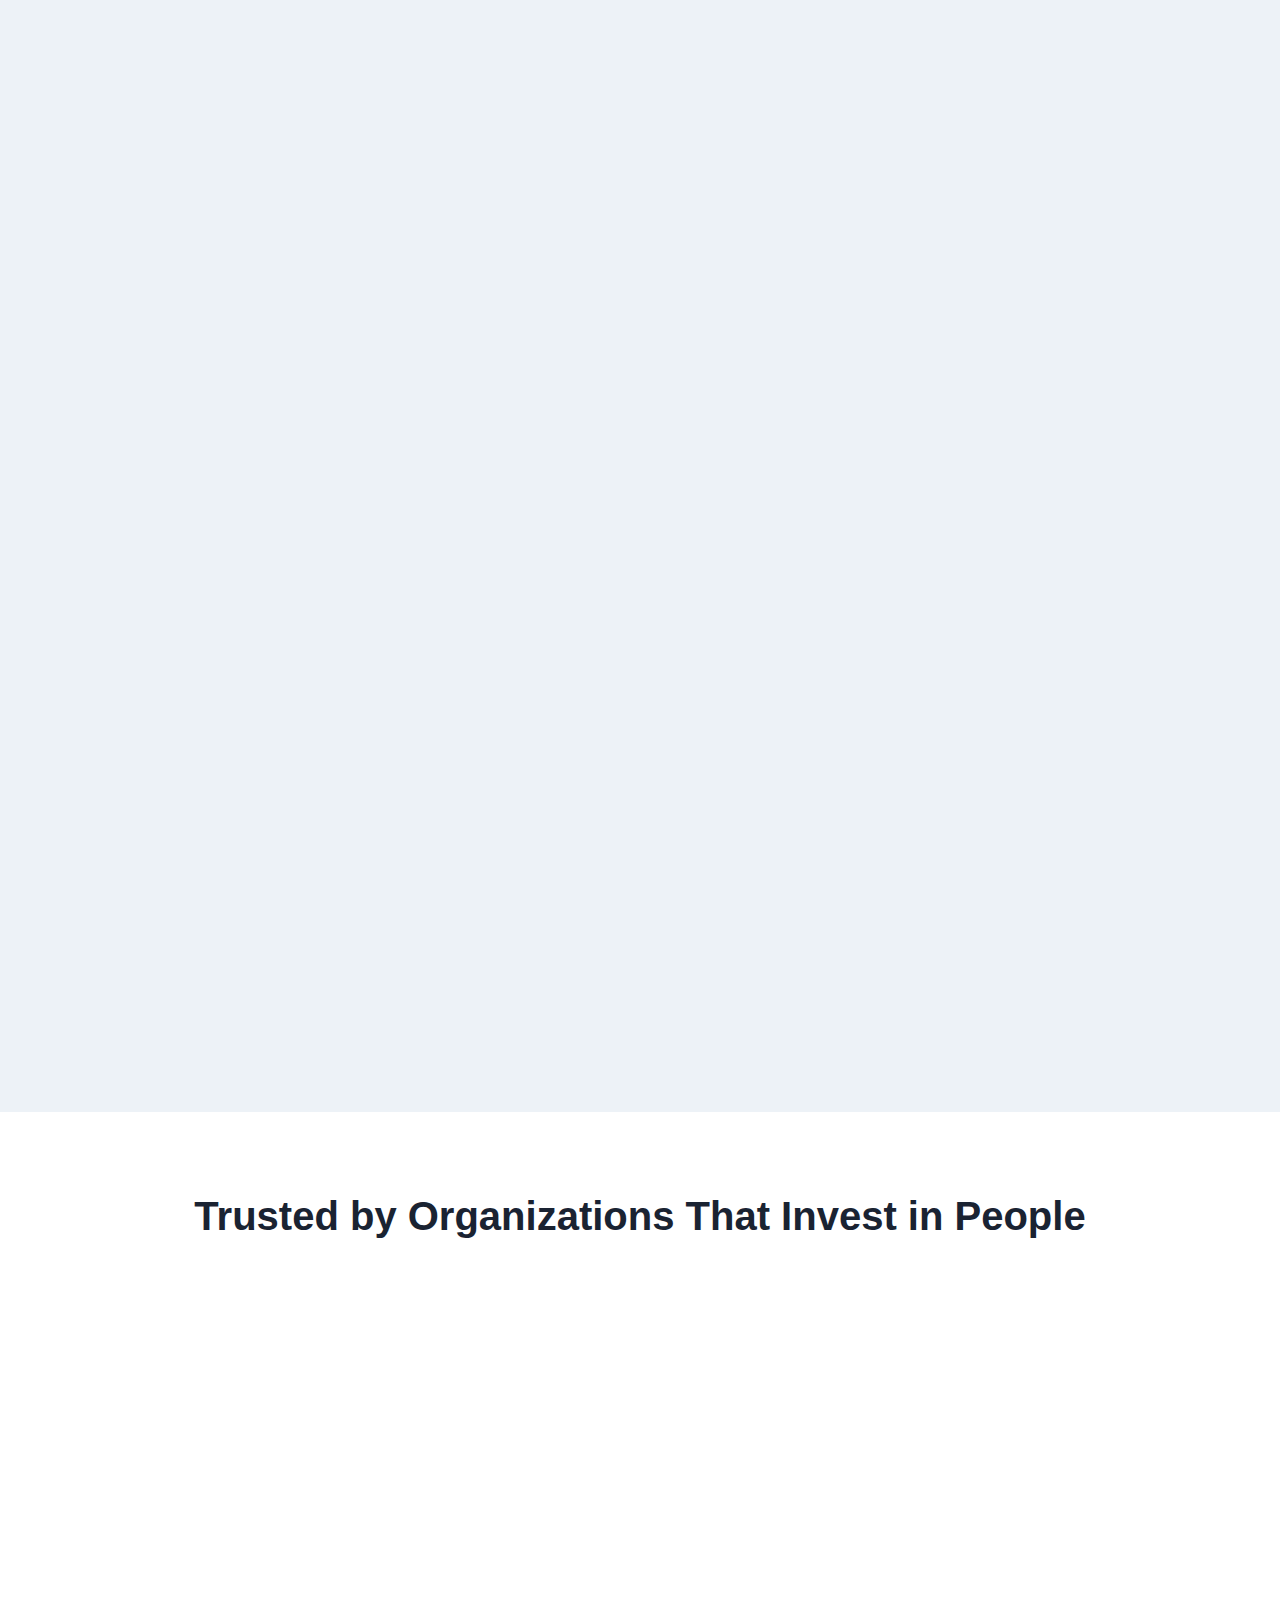
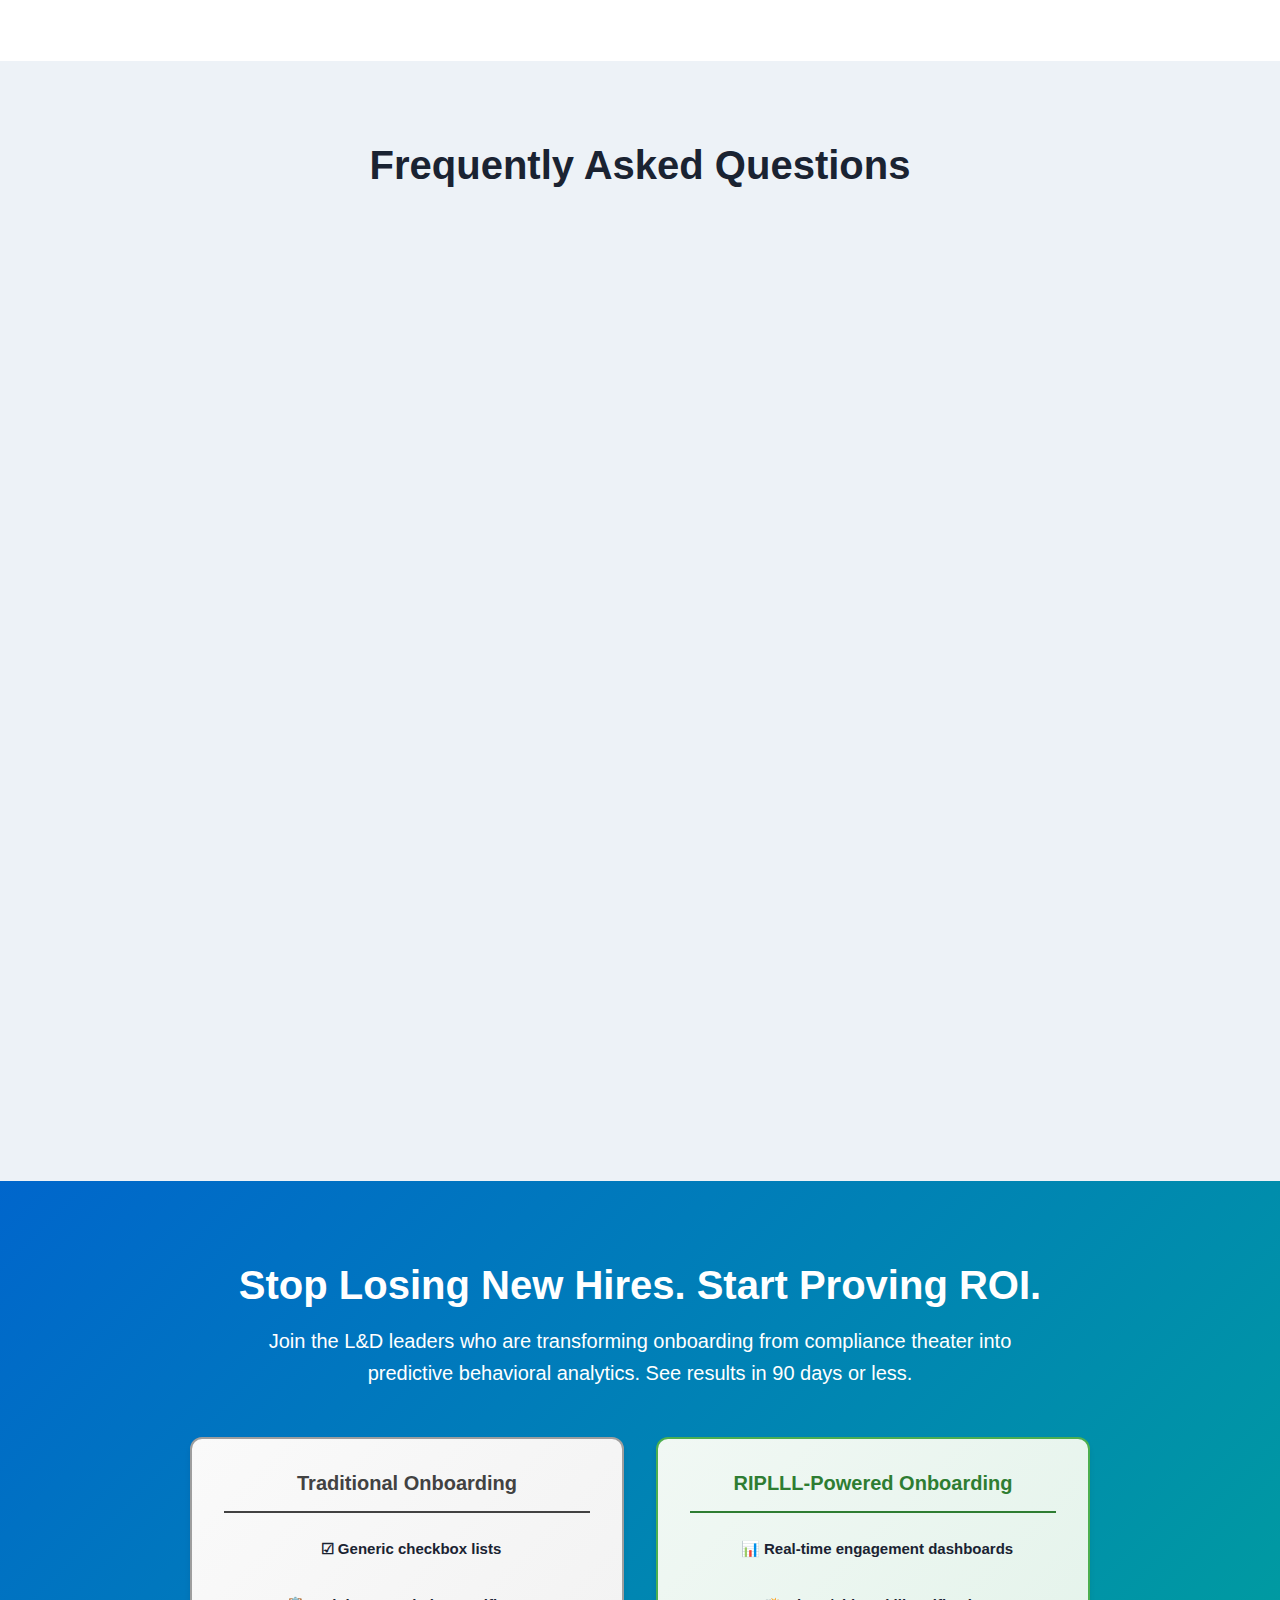
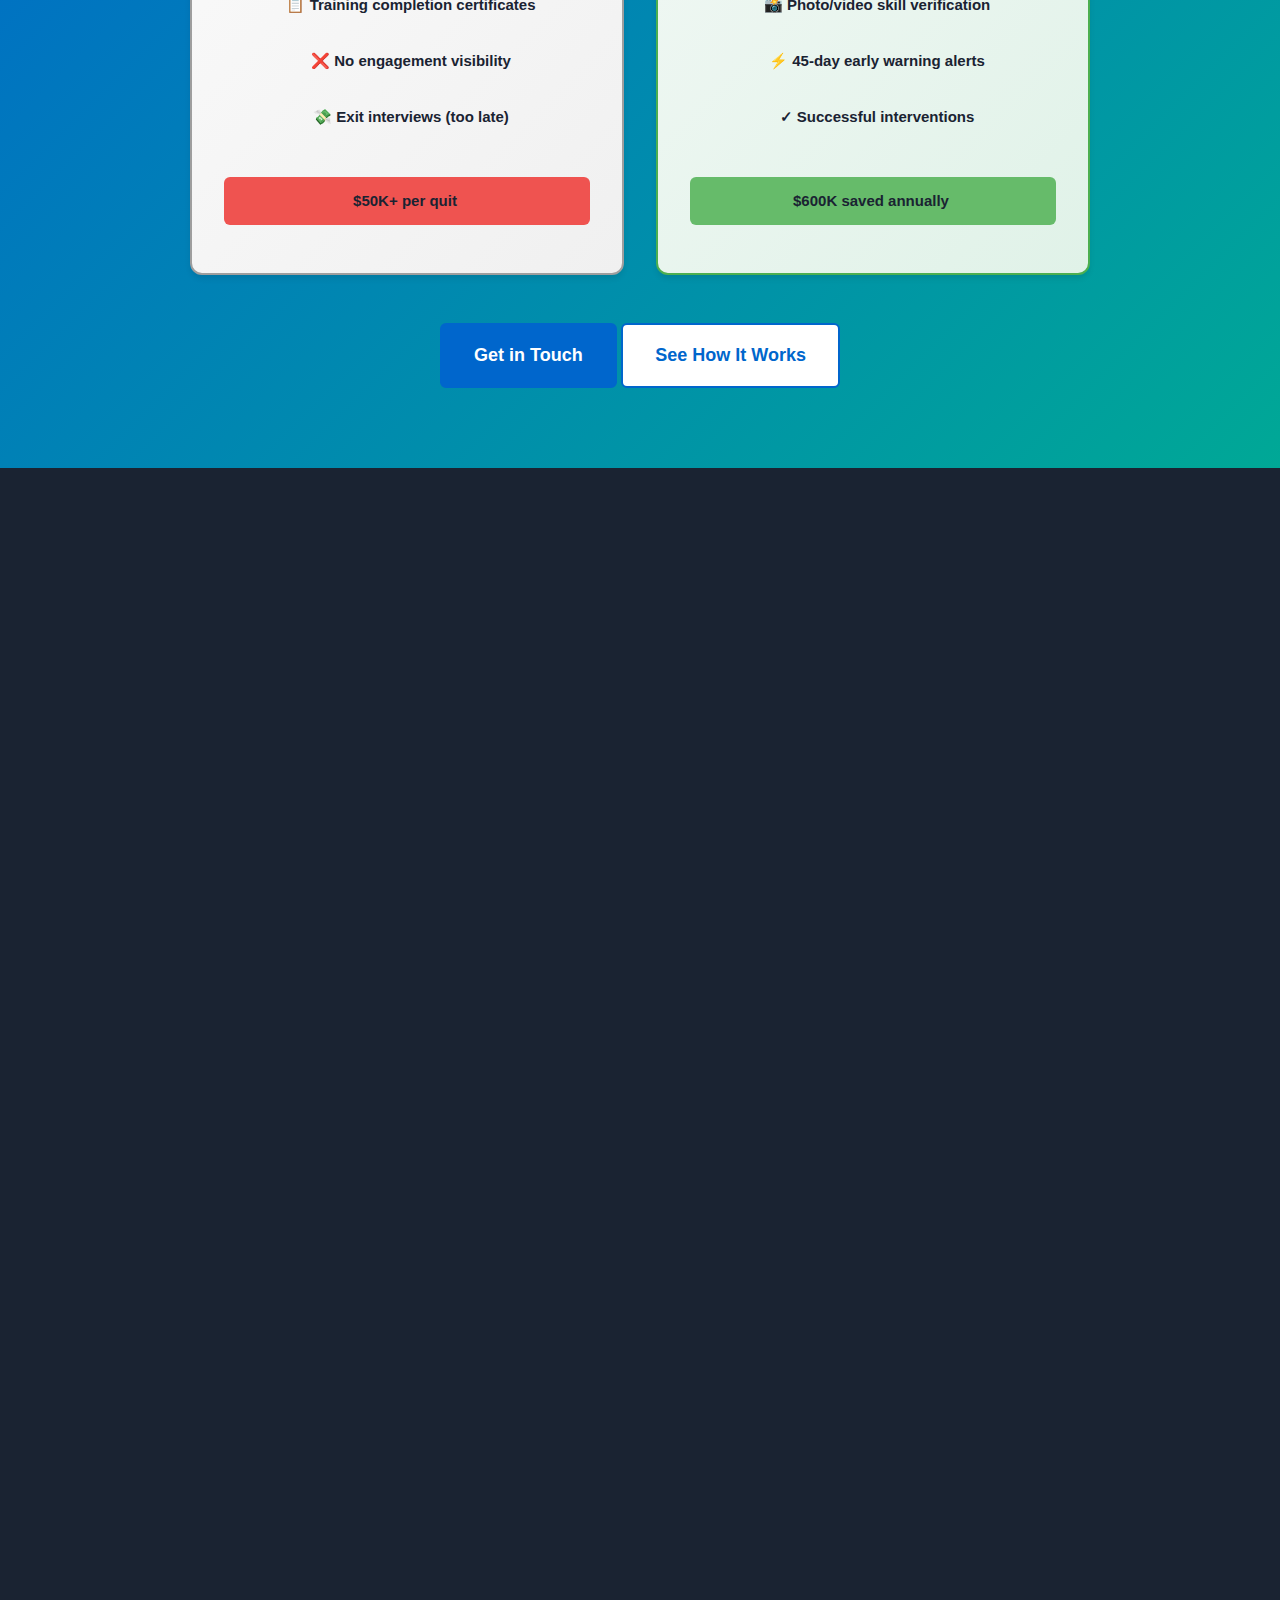
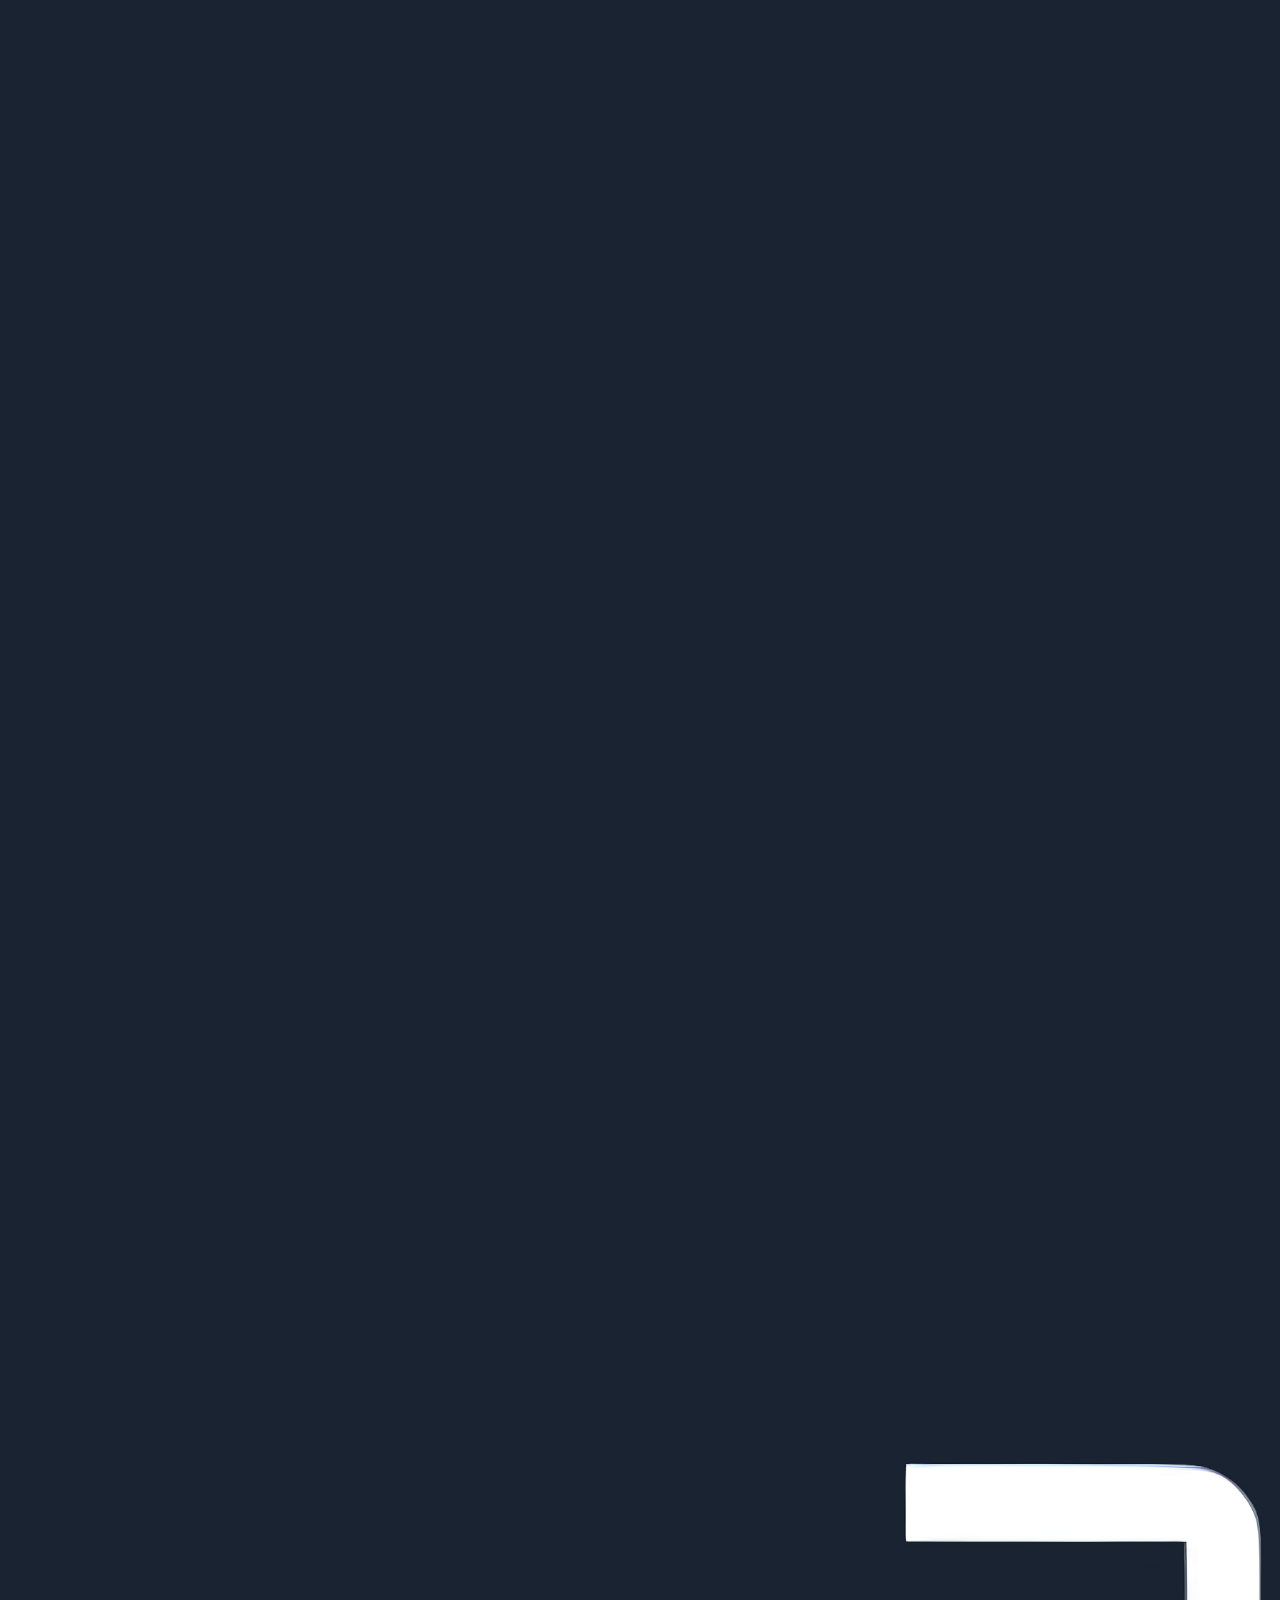
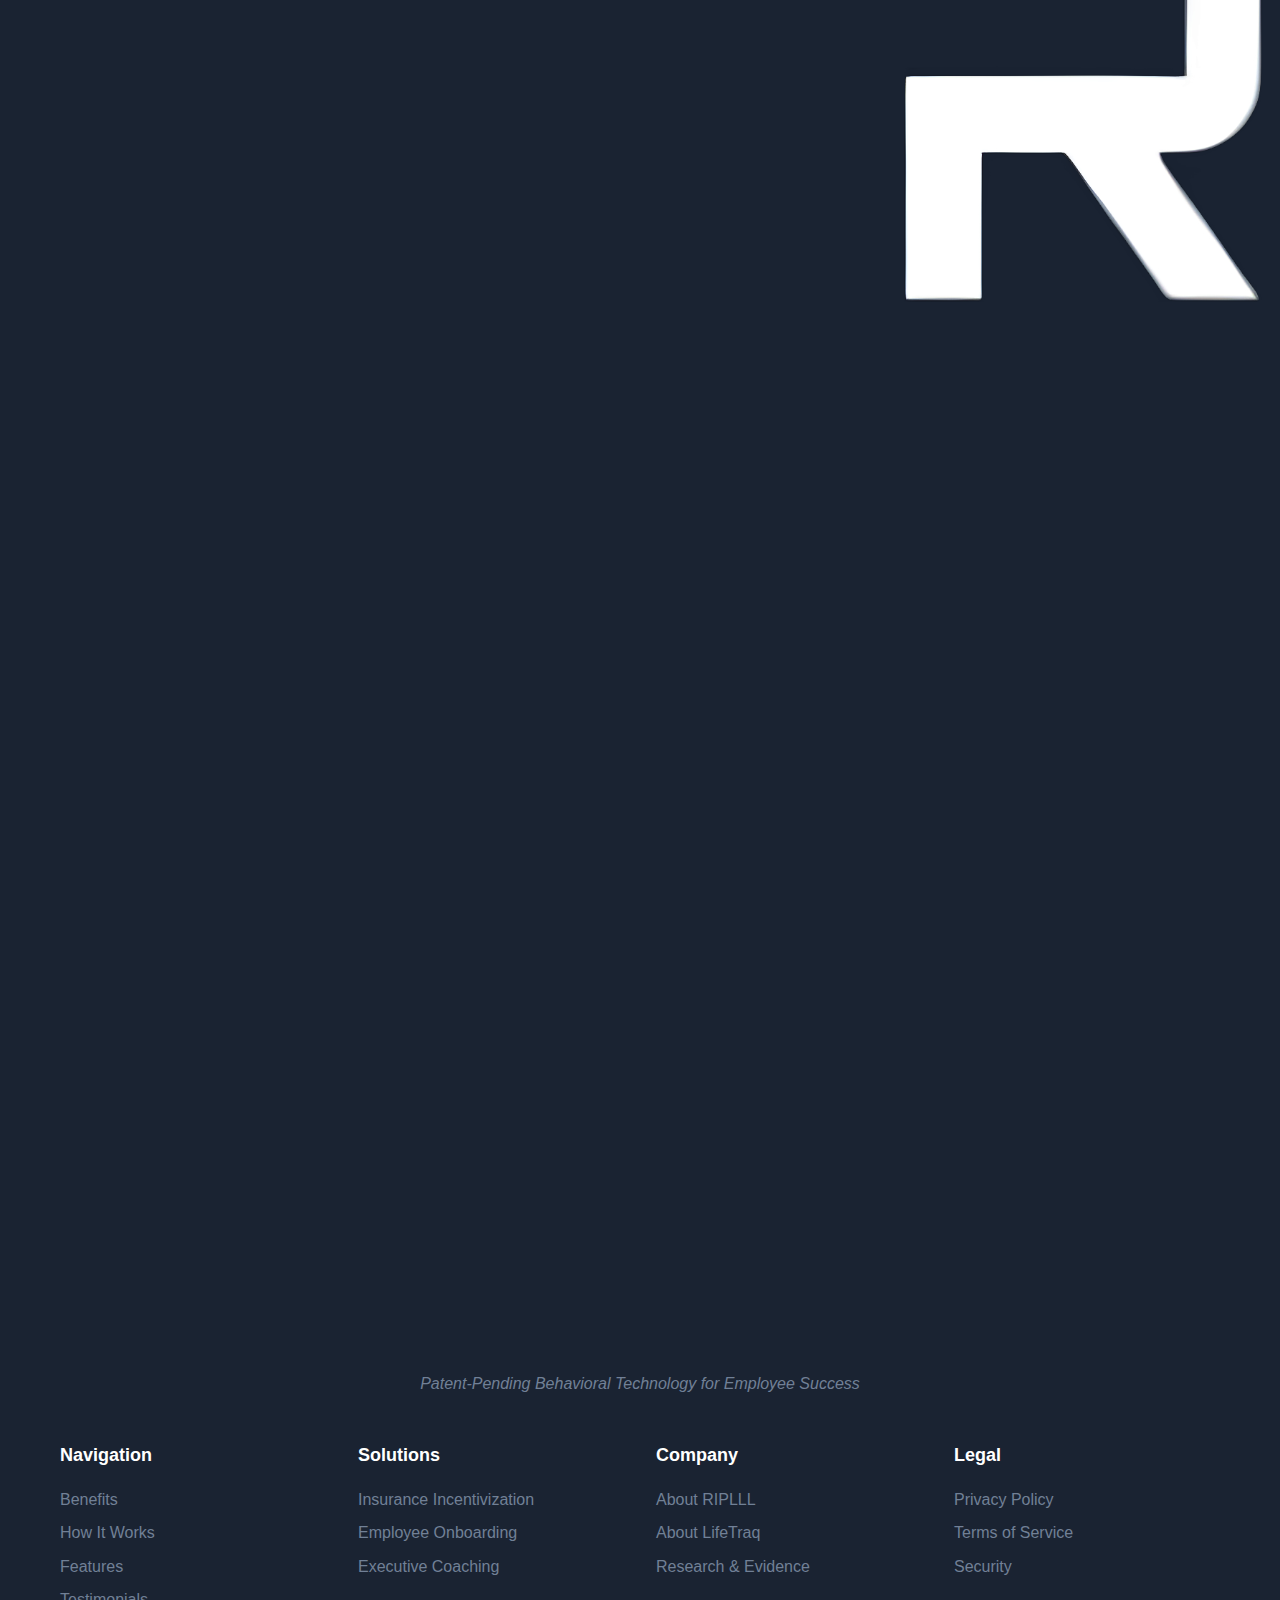
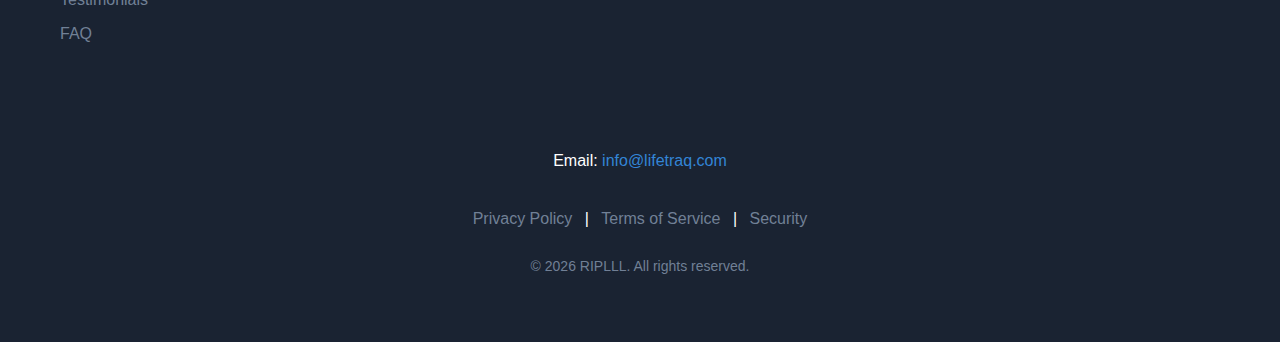
<file: onboarding/index.html>
<!DOCTYPE html>
<html lang="en">
<head>
    <meta charset="UTF-8">
    <meta name="viewport" content="width=device-width, initial-scale=1.0">
    <meta name="description" content="RIPLLL Employee Onboarding & Retention - Stop losing new hires in the first 90 days. Predict turnover 45 days early with real-time behavioral analytics.">
    <title>RIPLLL | Employee Onboarding & Retention - Stop Losing New Hires</title>
    <link rel="stylesheet" href="css/styles.css">
    <style>
        html, body {
            overflow-x: hidden;
        }
        .logo-img {
            height: 40px;
            filter: invert(27%) sepia(82%) saturate(1800%) hue-rotate(182deg) brightness(92%) contrast(101%);
        }
        .hero-ctas .cta-button-primary,
        .hero-ctas .cta-button-secondary {
            padding: 0.75rem 1.5rem;
            font-size: 1rem;
            white-space: nowrap;
        }
        .powered-by-bar {
            display: flex;
            align-items: center;
            justify-content: center;
            gap: 1rem;
            padding: 1.25rem 2rem;
            margin-bottom: 1.5rem;
            background: #F7FAFC;
            border-radius: 12px;
            border: 1px solid #E2E8F0;
        }
        .powered-by-riplll-text-img {
            height: 36px;
            width: auto;
            filter: invert(27%) sepia(82%) saturate(1800%) hue-rotate(182deg) brightness(92%) contrast(101%);
        }
        .powered-by-separator {
            color: #A0AEC0;
            font-size: 1.75rem;
            font-weight: 300;
        }
        .powered-by-label {
            font-size: 1.1rem;
            color: #718096;
            font-weight: 500;
        }
        .powered-by-lifetraq-logo {
            height: 36px;
            width: auto;
        }
        @media (max-width: 768px) {
            .logo-img {
                height: 30px;
            }
            .hero-ctas {
                flex-wrap: wrap;
                justify-content: center;
            }
            .hero-ctas .cta-button-primary,
            .hero-ctas .cta-button-secondary {
                padding: 0.6rem 1.25rem;
                font-size: 0.9rem;
                white-space: normal;
                width: auto;
                border-radius: 6px;
                text-align: center;
            }
            .powered-by-bar {
                flex-wrap: wrap;
                gap: 0.4rem;
                padding: 0.75rem 1rem;
                justify-content: center;
            }
            .powered-by-riplll-text-img {
                height: 24px;
            }
            .powered-by-separator {
                font-size: 1rem;
            }
            .powered-by-label {
                font-size: 0.85rem;
            }
            .powered-by-lifetraq-logo {
                height: 24px;
            }
            .logo-row {
                grid-template-columns: 1fr;
                gap: 1rem;
                margin: 2rem 0;
                padding: 1rem 0;
            }
            .partner-logo {
                flex-direction: row;
                min-height: auto;
                padding: 1rem 1.5rem;
                gap: 1rem;
            }
            .partner-logo img {
                max-height: 50px;
                max-width: 200px;
            }
        }
    </style>
    <link rel="icon" type="image/x-icon" href="../favicon.ico">
    <link rel="icon" type="image/png" sizes="32x32" href="../images/favicon-32x32.png">
    <link rel="icon" type="image/png" sizes="16x16" href="../images/favicon-16x16.png">
    <link rel="apple-touch-icon" sizes="180x180" href="../images/apple-touch-icon.png">
    <!-- LinkedIn Insight Tag -->
    <script type="text/javascript">
        _linkedin_partner_id = "8663348";
        window._linkedin_data_partner_ids = window._linkedin_data_partner_ids || [];
        window._linkedin_data_partner_ids.push(_linkedin_partner_id);
    </script>
    <script type="text/javascript">
        (function(l) {
            if (!l){window.lintrk = function(a,b){window.lintrk.q.push([a,b])};
            window.lintrk.q=[]}
            var s = document.getElementsByTagName("script")[0];
            var b = document.createElement("script");
            b.type = "text/javascript";b.async = true;
            b.src = "https://snap.licdn.com/li.lms-analytics/insight.min.js";
            s.parentNode.insertBefore(b, s);
        })(window.lintrk);
    </script>
</head>
<body>
    <!-- Header/Navigation -->
    <header class="header">
        <div class="container">
            <div class="logo">
                <img src="../images/brand/riplll_text.png" alt="RIPLLL" class="logo-img">
            </div>
            <button class="mobile-menu-toggle" aria-label="Toggle menu">
                <span></span>
                <span></span>
                <span></span>
            </button>
            <nav class="nav">
                <ul>
                    <li><a href="../index.html">Home</a></li>
                    <li><a href="#benefits">Benefits</a></li>
                    <li><a href="#how-it-works">How It Works</a></li>
                    <li><a href="#features">Features</a></li>
                    <li><a href="#faq">FAQ</a></li>
                    <li><a href="#contact" class="cta-button header-cta-button">Get in Touch</a></li>
                </ul>
            </nav>
        </div>
    </header>

    <!-- Hero Section -->
    <section class="hero onboarding-hero">
        <div class="container">
            <div class="hero-content">
                <h1 class="hero-title">Stop Losing Your Best Talent to Competitors</h1>
                <p class="hero-subtitle">Hiring is frozen, but turnover isn't. RIPLLL gamifies career development and reskilling—showing employees a clear path forward so they stay and grow instead of leaving. Track engagement in real-time, identify flight risks before they resign, and prove retention ROI. Powered by patent-pending behavioral technology.</p>
                <div class="hero-ctas">
                    <a href="#contact" class="cta-button-primary">Get in Touch</a>
                    <div class="cta-with-annotation">
                        <a href="/onboarding/chat" class="cta-button-secondary">See How It Works</a>
                        <p class="cta-subtext">Chat with our AI agent to learn more</p>
                    </div>
                </div>
            </div>
            <div class="hero-visual">
                <div class="powered-by-bar">
                    <img src="../images/brand/riplll_text.png" alt="RIPLLL" class="powered-by-riplll-text-img">
                    <span class="powered-by-separator">&mdash;</span>
                    <span class="powered-by-label">Powered by</span>
                    <img src="../images/brand/lifetraq_logo.png" alt="LifeTraq" class="powered-by-lifetraq-logo">
                </div>
                <img src="../images/Employee Onboarding - Hero image.jpg" alt="RIPLLL Employee Retention Platform" class="hero-image">
            </div>
        </div>
    </section>

    <!-- Trust Logos Section -->
    <section class="trust-logos">
        <div class="container">
            <h2 class="section-title">Built on patent-pending behavioral technology</h2>
            <p class="section-text">RIPLLL is built on the same platform trusted by corrections leaders, addiction treatment centers, and research institutions nationwide.</p>

            <div class="logo-row">
                <div class="partner-logo">
                    <img src="../images/Proven by lifetraq/SCDC.png" alt="South Carolina Department of Corrections (Academy of Hope)">
                </div>
                <div class="partner-logo">
                    <img src="../images/Proven by lifetraq/Huntsman Mental Health Institute.png" alt="Huntsman Mental Health Institute">
                </div>
                <div class="partner-logo">
                    <img src="../images/Proven by lifetraq/University of South Carolina.png" alt="University of South Carolina">
                </div>
                <div class="partner-logo">
                    <img src="../images/Proven by lifetraq/The Sanctuary at Sedona.webp" alt="The Sanctuary at Sedona">
                </div>
            </div>

            <p class="clarifying-text">Trusted by corrections leaders, validated by research institutions, recognized by industry experts.</p>
        </div>
    </section>

    <!-- Benefits Section -->
    <section id="benefits" class="benefits">
        <div class="container">
            <h2 class="section-title">Why Losing Experienced Talent Is Costing You Millions</h2>
            <p class="section-subtitle">Employees don't leave because of pay—they leave because they can't see a future with you. RIPLLL makes career growth visible, measurable, and rewarding so your best people stay and grow instead of leaving for competitors.</p>

            <div class="benefits-grid">
                <!-- Benefit 1 -->
                <div class="benefit onboarding-benefit">
                    <div class="benefit-icon"><img src="../images/icons/power_16725941.png" alt="Flight Risk Detection" class="icon-img"></div>
                    <h3>Identify Flight Risks Before They Start Job Hunting</h3>
                    <p>RIPLLL tracks the behaviors that predict turnover: skill development stagnation, declining engagement with growth opportunities, and reduced participation in career pathing activities. Real-time engagement scoring flags at-risk employees 60-90 days before they resign—giving you time to intervene with reskilling opportunities, promotions, or lateral moves.</p>
                    <p class="stat">Companies using predictive engagement data reduce voluntary turnover by 25-40%.</p>
                </div>

                <!-- Benefit 2 -->
                <div class="benefit onboarding-benefit">
                    <div class="benefit-icon"><img src="../images/icons/bar-chart_2107734.png" alt="Growth Path" class="icon-img"></div>
                    <h3>Show Employees Exactly How to Grow—Before Competitors Do</h3>
                    <p>RIPLLL gamifies career development with personalized reskilling paths, skill progression tracking, and clear milestones to promotion. Employees see exactly what skills they need, track their progress in real-time, and earn recognition for growth—making internal mobility more attractive than external offers.</p>
                    <p class="stat">Employees with clear career paths are 3.5x more likely to stay for 3+ years</p>
                </div>

                <!-- Benefit 3 -->
                <div class="benefit onboarding-benefit">
                    <div class="benefit-icon"><img src="../images/icons/photo-camera_609673.png" alt="Skill Verification" class="icon-img"></div>
                    <h3>Prove Reskilling ROI with Behavioral Data, Not Just Course Completions</h3>
                    <p>RIPLLL captures photo/video proof of skill application—project milestones achieved, new competencies demonstrated, cross-functional contributions made. Turn your L&D investment into documented behavioral change that proves employees are actually growing, not just clicking through courses.</p>
                    <p class="stat">Verified skill application increases internal promotion rates by 35% vs. self-reported training.</p>
                </div>

                <!-- Benefit 4 -->
                <div class="benefit onboarding-benefit">
                    <div class="benefit-icon"><img src="../images/icons/money_6554039.png" alt="ROI" class="icon-img"></div>
                    <h3>Justify Your L&D Budget with Turnover Costs Avoided</h3>
                    <p>CFOs don't care about training hours delivered—they care about turnover costs avoided. RIPLLL provides executive dashboards showing exactly which career development investments drive retention vs. which are wasted spend. Prove that investing in existing talent is 2-3x cheaper than replacing them.</p>
                    <p class="stat">Replacing an employee costs 1.5-2x their annual salary. Retaining them through reskilling costs 10-20% of that.</p>
                </div>
            </div>
        </div>
    </section>

    <!-- How It Works Section -->
    <section id="how-it-works" class="how-it-works">
        <div class="container">
            <h2 class="section-title">How RIPLLL Transforms Your Onboarding in 3 Steps</h2>
            <p class="section-subtitle">From generic checklists to predictive behavioral analytics in 2-4 weeks.</p>

            <div class="steps-container">
                <!-- Step 1 -->
                <div class="step">
                    <div class="step-number">1</div>
                    <div class="step-icon"><img src="../images/icons/content-management-system_2630878.png" alt="Configuration" class="icon-img"></div>
                    <h3>Design Your Success Milestones</h3>
                    <p>Work with our team to map the critical behaviors that separate your top performers from early quits. We create role-based onboarding milestones (not generic checklists) that track skill application, manager engagement, cultural integration, and peer relationships. You define what success looks like; RIPLLL tracks whether new hires are achieving it.</p>
                    <p class="time-estimate">Completed in 1-2 weeks during implementation</p>
                </div>

                <!-- Step 2 -->
                <div class="step">
                    <div class="step-number">2</div>
                    <div class="step-icon"><img src="../images/icons/trophy_2827957.png" alt="Engagement" class="icon-img"></div>
                    <h3>New Hires Engage, You Monitor</h3>
                    <p>New hires use RIPLLL's mobile-first platform to log milestones, submit photo/video proof of skill application, and earn points/badges for progress. Gamification drives engagement (70%+ completion rates), while managers receive real-time alerts when critical milestones are missed. No more manual check-ins or spreadsheet tracking.</p>
                    <p class="time-estimate">Immediate engagement data from day one</p>
                </div>

                <!-- Step 3 -->
                <div class="step">
                    <div class="step-number">3</div>
                    <div class="step-icon"><img src="../images/icons/bar-chart_2107734.png" alt="Analytics" class="icon-img"></div>
                    <h3>Intervene Early, Measure Impact</h3>
                    <p>RIPLLL's predictive engagement scoring identifies at-risk new hires 45 days before they quit, with specific intervention recommendations based on behavioral gaps. Executive dashboards show cohort performance, training effectiveness, and turnover reduction ROI. Use real-time insights to continuously improve your onboarding program.</p>
                    <p class="time-estimate">Predictive insights within 60-90 days</p>
                </div>
            </div>
        </div>
    </section>

    <!-- Features Section -->
    <section id="features" class="features">
        <div class="container">
            <h2 class="section-title">Enterprise-Grade Features Built for Retention at Scale</h2>
            <p class="section-subtitle">RIPLLL combines LifeTraq's proven gamification technology with career development tools that keep your best talent engaged, growing, and staying.</p>

            <div class="features-grid">
                <!-- Feature 1 -->
                <div class="feature">
                    <div class="feature-icon"><img src="../images/icons/trophy_2827957.png" alt="Gamification" class="icon-img"></div>
                    <h3>Gamification That Makes Career Growth Addictive</h3>
                    <p>Transform career development from annual reviews into daily engagement. Employees earn points for skill milestones, compete on reskilling leaderboards, unlock achievement badges for certifications, and receive recognition for growth demonstrations. Personalized career paths adapt to individual goals and company needs. Patent-pending gamification designed for professional development—not generic wellness programs.</p>
                </div>

                <!-- Feature 2 -->
                <div class="feature">
                    <div class="feature-icon"><img src="../images/icons/bar-chart_2107734.png" alt="Career Path" class="icon-img"></div>
                    <h3>Show Every Employee Their Path to Promotion</h3>
                    <p>Create personalized reskilling roadmaps for every employee based on their role, aspirations, and company needs. Employees see exactly what skills they need for their next promotion, track progress in real-time, and receive milestone-based guidance. Managers can map internal mobility paths and identify succession candidates. Automated skill gap analysis suggests relevant training and stretch assignments.</p>
                </div>

                <!-- Feature 3 -->
                <div class="feature">
                    <div class="feature-icon"><img src="../images/icons/photo-camera_609673.png" alt="Verification" class="icon-img"></div>
                    <h3>Verify Real Skill Development, Not Just Course Completions</h3>
                    <p>Move beyond checkbox training to verified skill application. Employees submit photo or video proof of skill milestones: "Here's the project where I applied my new data analysis skills," "This is the presentation I delivered using the leadership framework," "Here's the cross-functional team I led." Managers verify and provide coaching feedback directly in the platform.</p>
                </div>

                <!-- Feature 4 -->
                <div class="feature">
                    <div class="feature-icon"><img src="../images/icons/power_16725941.png" alt="Risk Detection" class="icon-img"></div>
                    <h3>Identify Flight Risks 60-90 Days Before They Resign</h3>
                    <p>Patent-pending behavioral analytics engine analyzes 20+ engagement signals: skill development velocity, manager interaction frequency, career path engagement, platform usage trends, peer collaboration patterns, and more. Generates real-time engagement scores (0-100) for each employee. Automated alerts notify managers and HR when scores drop below thresholds, with specific intervention recommendations (reskilling opportunities, lateral moves, promotion discussions).</p>
                </div>

                <!-- Feature 5 -->
                <div class="feature">
                    <div class="feature-icon"><img src="../images/icons/money_6554039.png" alt="ROI Reporting" class="icon-img"></div>
                    <h3>Prove L&D Investment Drives Retention, Not Just Training Hours</h3>
                    <p>Purpose-built reporting for different stakeholders. <strong>L&D teams see:</strong> reskilling program effectiveness, skill development trends, internal mobility rates. <strong>Managers see:</strong> team skill gaps, individual career progress, flight risk alerts. <strong>Executives see:</strong> turnover reduction impact, replacement costs avoided, internal promotion rates, L&D ROI. All data exportable for board presentations and budget justification.</p>
                </div>

                <!-- Feature 6 -->
                <div class="feature">
                    <div class="feature-icon"><img src="../images/icons/content-management-system_2630878.png" alt="Integration" class="icon-img"></div>
                    <h3>Enhance Your HRIS & LMS—Don't Replace Them</h3>
                    <p>RIPLLL integrates with your HRIS (Workday, BambooHR, ADP), LMS (Cornerstone, Docebo, SAP SuccessFactors), communication tools (Slack, Microsoft Teams), and performance management systems. Automatically sync employee data, push career milestone reminders, surface flight risk alerts in tools managers already use. API-first architecture supports custom integrations.</p>
                </div>
            </div>
        </div>
    </section>

    <!-- Testimonials Section -->
    <section id="testimonials" class="testimonials">
        <div class="container">
            <h2 class="section-title">Trusted by Organizations That Invest in People</h2>

            <div class="testimonials-grid">
                <!-- Testimonial 1 -->
                <div class="testimonial">
                    <p class="quote">"LifeTraq has developed corrections-specific software with built-in compliance tracking that will appeal to program leaders responsible for ensuring program effectiveness and results."</p>
                    <div class="attribution">
                        <p class="name">Tom Herzog</p>
                        <p class="title">Retired Deputy Commissioner and CIO</p>
                        <p class="organization">New York State Department of Corrections and Community Supervision</p>
                    </div>
                </div>

                <!-- Testimonial 2 -->
                <div class="testimonial">
                    <p class="quote">"LifeTraq's involvement has been instrumental in transforming the lives of individuals by providing opportunities for growth."</p>
                    <div class="attribution">
                        <p class="name">Traci Fant</p>
                        <p class="title">Director, The Academy of Hope</p>
                        <p class="organization">South Carolina Department of Corrections</p>
                    </div>
                </div>
            </div>
        </div>
    </section>

    <!-- FAQ Section -->
    <section id="faq" class="faq">
        <div class="container">
            <h2 class="section-title">Frequently Asked Questions</h2>

            <div class="faq-container">
                <!-- FAQ 1 -->
                <div class="faq-item">
                    <h3>How is RIPLLL different from our existing LMS or HRIS?</h3>
                    <p>Your LMS delivers training content and tracks completion. Your HRIS manages employee records and workflows. RIPLLL fills the critical gap between them: tracking whether new hires actually apply what they learned and integrate into your culture.</p>
                    <p>Think of it as the missing behavioral layer between training delivery and performance management. RIPLLL doesn't replace your existing systems—it integrates with them to provide visibility into the behaviors that predict retention.</p>
                </div>

                <!-- FAQ 2 -->
                <div class="faq-item">
                    <h3>What does implementation look like? How long until we see results?</h3>
                    <p>Implementation takes 2-4 weeks and includes:</p>
                    <ul>
                        <li>Week 1: Discovery and milestone design (map your critical success behaviors)</li>
                        <li>Week 2: System integration with your HRIS/LMS (API connections, SSO setup)</li>
                        <li>Week 3: Manager training and pilot group launch (20-50 new hires)</li>
                        <li>Week 4: Full rollout and optimization</li>
                    </ul>
                    <p>You'll see engagement data immediately. Predictive turnover insights emerge within 60-90 days as behavioral patterns develop. Measurable turnover reduction typically shows within 6 months.</p>
                </div>

                <!-- FAQ 3 -->
                <div class="faq-item">
                    <h3>How much time does this add to managers' workloads?</h3>
                    <p>RIPLLL actually reduces manager workload. Instead of manually tracking onboarding progress via spreadsheets and check-ins, managers receive automated alerts when critical milestones are missed.</p>
                    <p>Average time investment: 2-3 minutes per new hire per week to verify photo/video milestones and provide feedback. This replaces the 2-4 hours per month most managers spend on manual onboarding tracking.</p>
                    <p>Managers appreciate the early warning system—it's much easier to course-correct a new hire in week 3 than to conduct an exit interview in week 12.</p>
                </div>

                <!-- FAQ 4 -->
                <div class="faq-item">
                    <h3>What if new hires don't engage with the platform?</h3>
                    <p>Non-engagement is valuable data. A new hire who isn't completing milestones within the first two weeks is statistically likely to quit within 90 days. RIPLLL's alert system flags this early, allowing managers to intervene before it's too late.</p>
                    <p>That said, our gamification engine drives 70%+ engagement rates in pilot programs. Most new hires engage because the platform is mobile-first, easy to use, and built around motivational psychology (not corporate drudgery).</p>
                    <p>When engagement does drop, our system helps managers identify root causes: Is it a skill gap? Cultural misfit? Poor manager relationship? Remote isolation? You get actionable insights, not just a red flag.</p>
                </div>

                <!-- FAQ 5 -->
                <div class="faq-item">
                    <h3>How do you calculate ROI? What results should we expect?</h3>
                    <p>We calculate ROI using three factors:</p>
                    <ul>
                        <li><strong>Turnover Reduction:</strong> If you hire 400 people annually with 20% first-90-day attrition (80 quits) at $50K replacement cost each, reducing turnover by just 10% saves $400K annually.</li>
                        <li><strong>L&D Productivity:</strong> Automated tracking and predictive insights save L&D teams 10-15 hours per week vs. manual systems.</li>
                        <li><strong>Time-to-Productivity:</strong> New hires who complete behavioral milestones reach full productivity 20-30% faster than those who just check boxes.</li>
                    </ul>
                    <p>Typical ROI: 5-10x in year one for organizations hiring 500+ people annually. Payback period: 1-3 months.</p>
                </div>

                <!-- FAQ 6 -->
                <div class="faq-item">
                    <h3>Is this just for large enterprises, or can mid-sized companies benefit?</h3>
                    <p>RIPLLL is designed for organizations hiring 200+ people annually, regardless of total company size. Our sweet spot is 500-5,000 employees, but we work with customers ranging from 800 to 50,000 employees.</p>
                    <p>If you're experiencing first-90-day turnover, struggling to prove L&D ROI, or managing remote/hybrid onboarding at scale, RIPLLL delivers value. We offer pricing that scales with your hiring volume.</p>
                </div>

                <!-- FAQ 7 -->
                <div class="faq-item">
                    <h3>What about data privacy and security? Who owns the data?</h3>
                    <p>You own all your data. Period. RIPLLL is fully compliant with HIPAA, SOC 2 Type II, GDPR, and CCPA. All data is encrypted at rest and in transit. We undergo annual third-party security audits and support on-premise or private cloud deployment for enterprise customers with strict data residency requirements.</p>
                    <p>You can export all data at any time, and we never sell or share your information with third parties. Your InfoSec team can review our security documentation during the procurement process.</p>
                </div>
            </div>
        </div>
    </section>

    <!-- Final CTA Section -->
    <section id="contact" class="final-cta">
        <div class="container">
            <h2 class="section-title">Stop Losing New Hires. Start Proving ROI.</h2>
            <p class="section-subtitle">Join the L&D leaders who are transforming onboarding from compliance theater into predictive behavioral analytics. See results in 90 days or less.</p>

            <div class="comparison-visual">
                <div class="comparison-side before">
                    <h3 class="comparison-title">Traditional Onboarding</h3>
                    <div class="comparison-items">
                        <p>☑ Generic checkbox lists</p>
                        <p>📋 Training completion certificates</p>
                        <p>❌ No engagement visibility</p>
                        <p>💸 Exit interviews (too late)</p>
                        <p class="cost-highlight">$50K+ per quit</p>
                    </div>
                </div>
                <div class="comparison-side after">
                    <h3 class="comparison-title">RIPLLL-Powered Onboarding</h3>
                    <div class="comparison-items">
                        <p>📊 Real-time engagement dashboards</p>
                        <p>📸 Photo/video skill verification</p>
                        <p>⚡ 45-day early warning alerts</p>
                        <p>✓ Successful interventions</p>
                        <p class="savings-highlight">$600K saved annually</p>
                    </div>
                </div>
            </div>

            <div class="cta-buttons">
                <a href="mailto:info@lifetraq.com" class="cta-button-primary">Get in Touch</a>
                <a href="/onboarding/chat" class="cta-button-secondary">See How It Works</a>
            </div>
        </div>
    </section>

    <!-- Footer -->
    <footer class="footer">
        <div class="container">
            <div class="footer-logo">
                <img src="../images/brand/riplll_stack.png" alt="RIPLLL" class="footer-logo-img">
                <p class="tagline-full">Patent-Pending Behavioral Technology for Employee Success</p>
            </div>

            <div class="footer-columns">
                <div class="footer-column">
                    <h3>Navigation</h3>
                    <ul>
                        <li><a href="#benefits">Benefits</a></li>
                        <li><a href="#how-it-works">How It Works</a></li>
                        <li><a href="#features">Features</a></li>
                        <li><a href="#testimonials">Testimonials</a></li>
                        <li><a href="#faq">FAQ</a></li>
                    </ul>
                </div>

                <div class="footer-column">
                    <h3>Solutions</h3>
                    <ul>
                        <li><a href="../insurance/index.html">Insurance Incentivization</a></li>
                        <li><a href="index.html">Employee Onboarding</a></li>
                        <li><a href="../index.html#use-cases">Executive Coaching</a></li>
                    </ul>
                </div>

                <div class="footer-column">
                    <h3>Company</h3>
                    <ul>
                        <li><a href="../index.html">About RIPLLL</a></li>
                        <li><a href="../index.html">About LifeTraq</a></li>
                        <li><a href="#testimonials">Research & Evidence</a></li>
                    </ul>
                </div>

                <div class="footer-column">
                    <h3>Legal</h3>
                    <ul>
                        <li><a href="../privacy.html">Privacy Policy</a></li>
                        <li><a href="#terms">Terms of Service</a></li>
                        <li><a href="#security">Security</a></li>
                    </ul>
                </div>
            </div>

            <div class="footer-contact">
                <h3>Contact Information</h3>
                <p>Email: <a href="mailto:info@lifetraq.com">info@lifetraq.com</a></p>
            </div>

            <div class="footer-legal">
                <a href="../privacy.html">Privacy Policy</a> |
                <a href="#terms">Terms of Service</a> |
                <a href="#security">Security</a>
            </div>

            <div class="footer-copyright">
                <p>&copy; 2026 RIPLLL. All rights reserved.</p>
            </div>
        </div>
    </footer>

    <script src="js/main.js"></script>
    <!-- LinkedIn Insight Tag Noscript -->
    <noscript>
        <img height="1" width="1" style="display:none;" alt="" src="https://px.ads.linkedin.com/collect/?pid=8663348&fmt=gif" />
    </noscript>
</body>
</html>
</file>
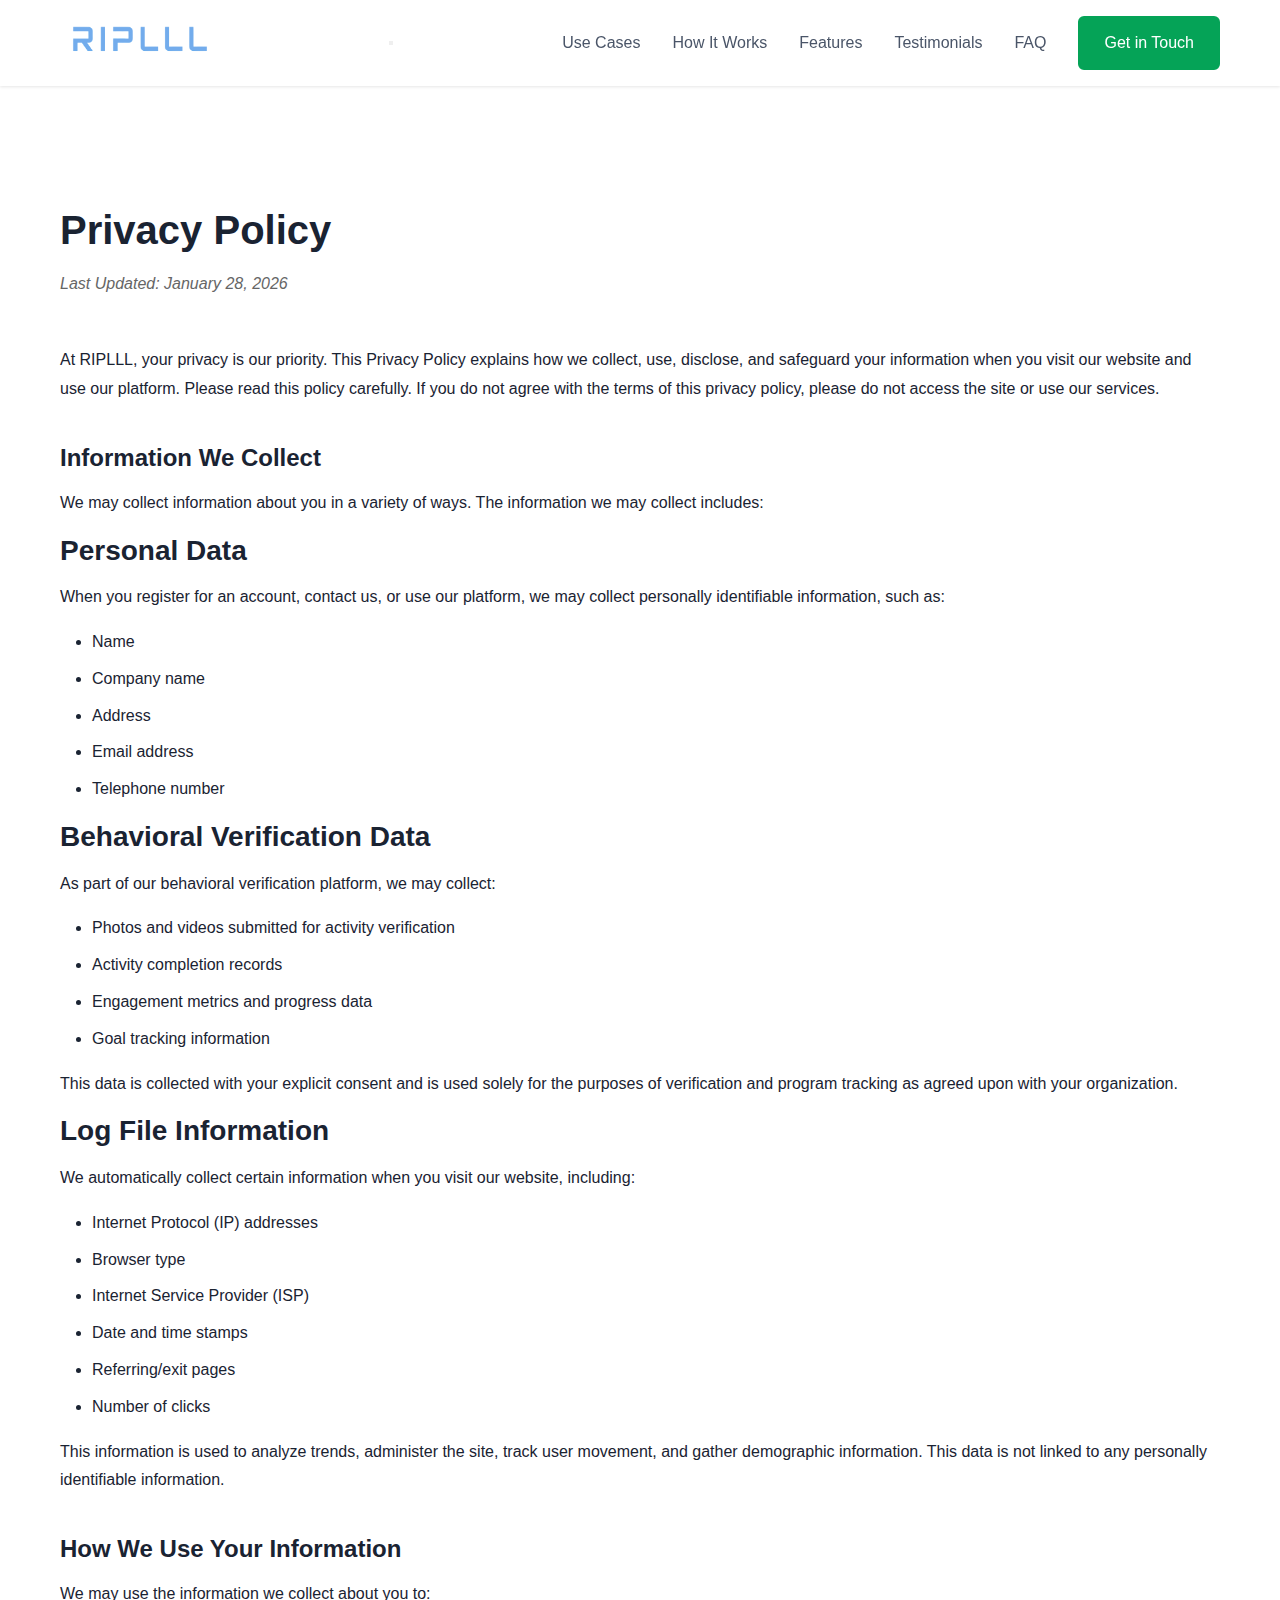
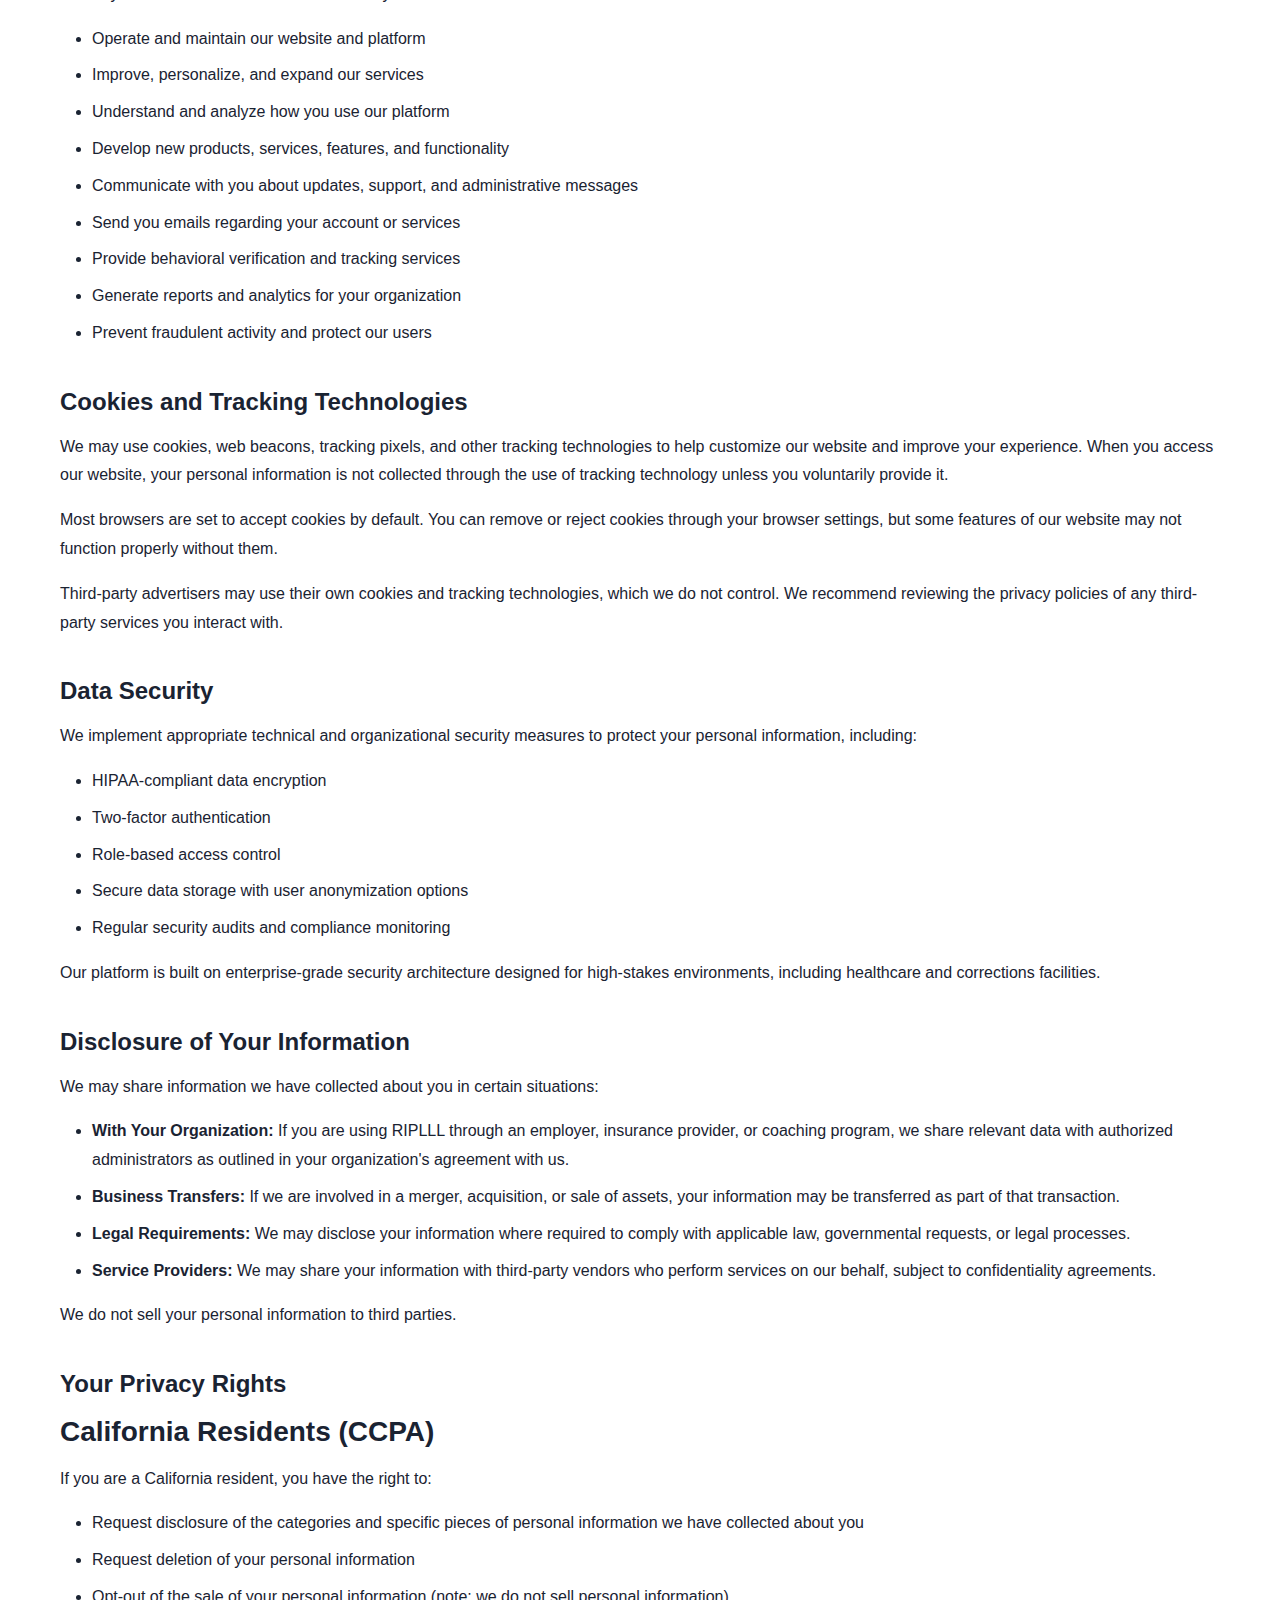
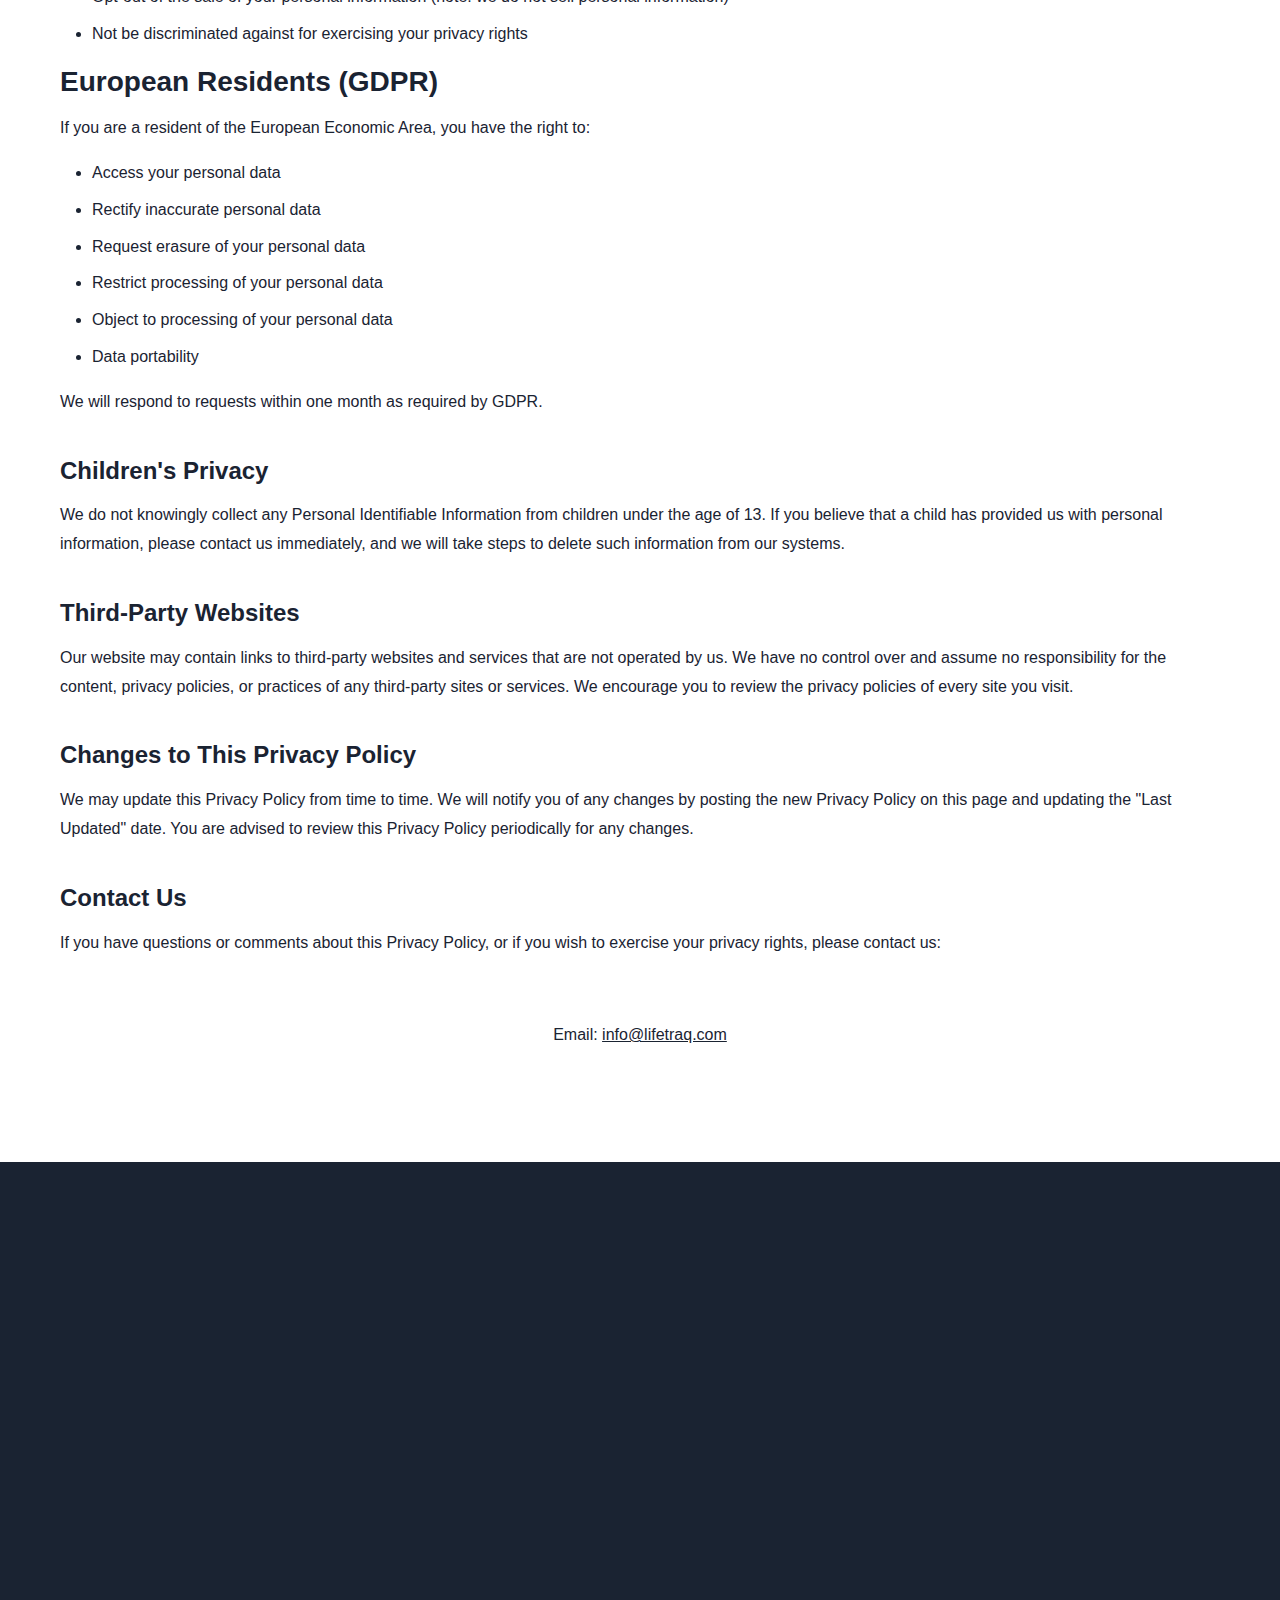
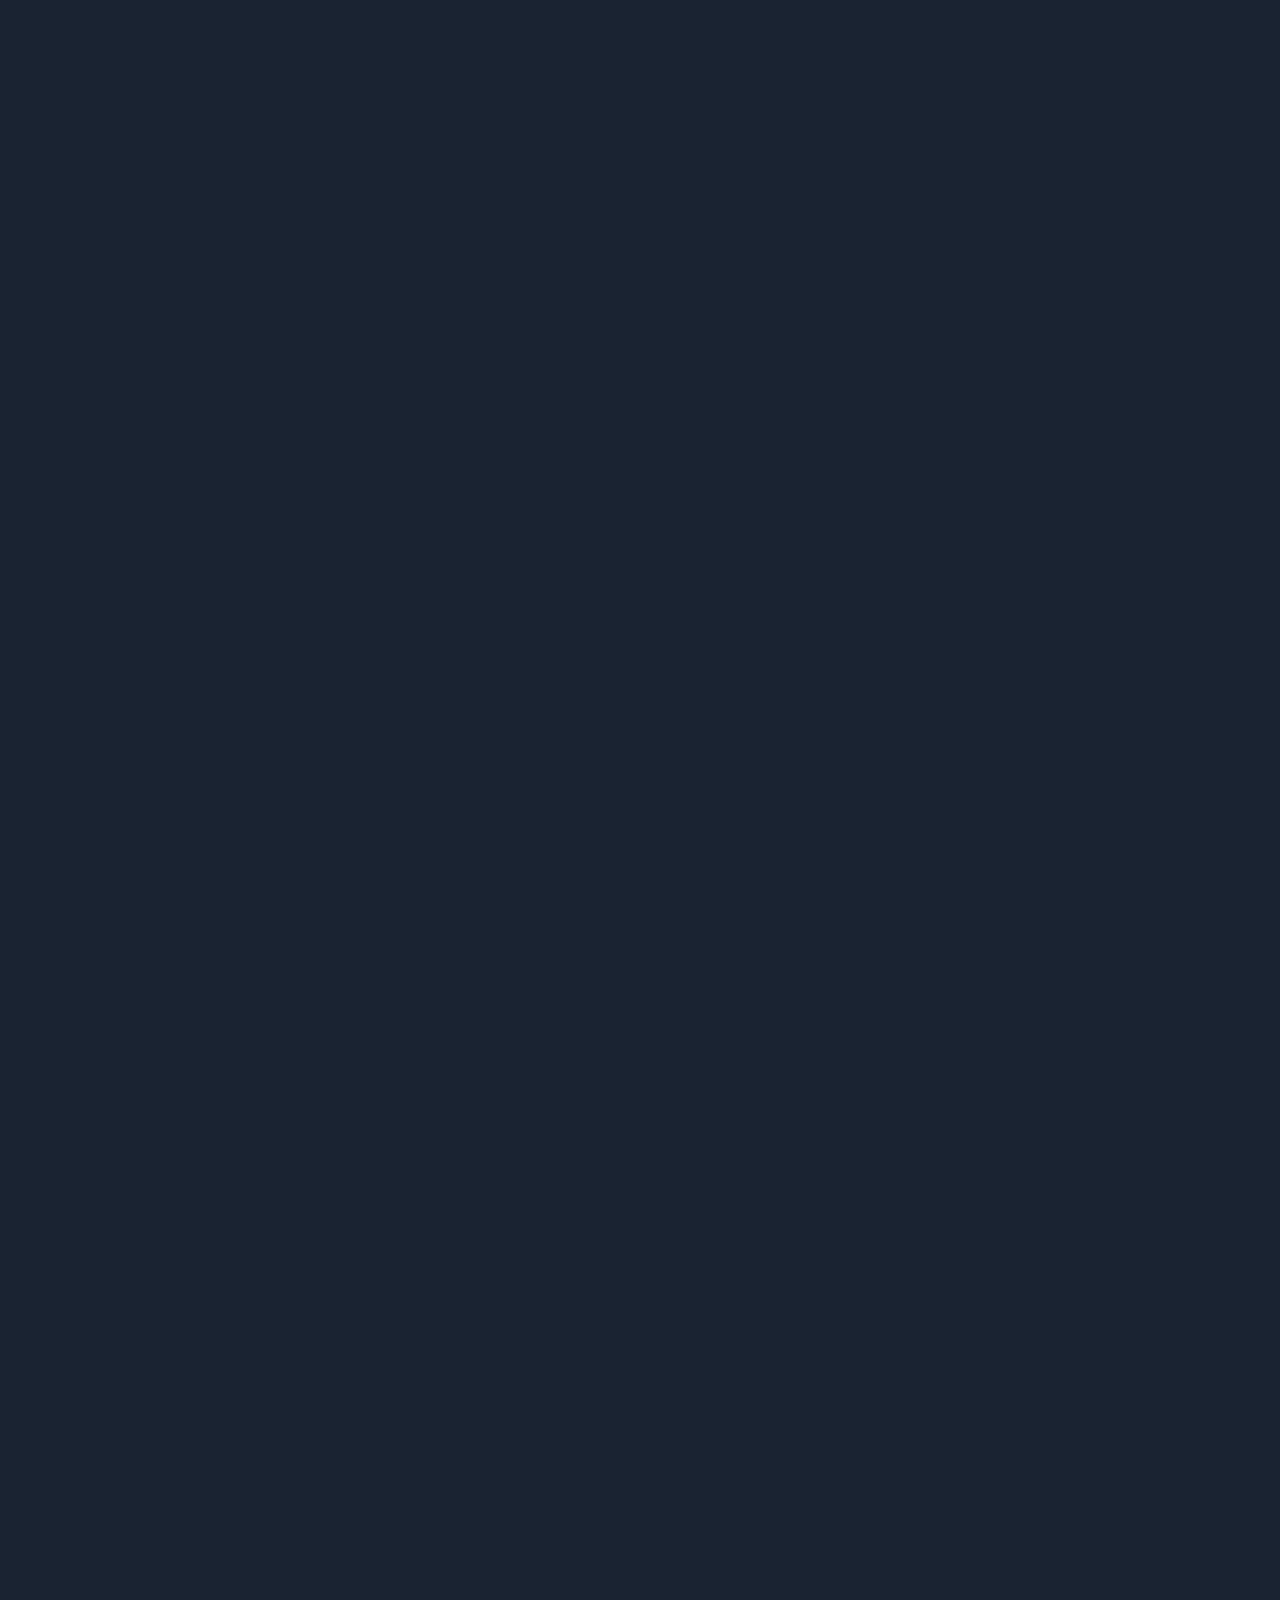
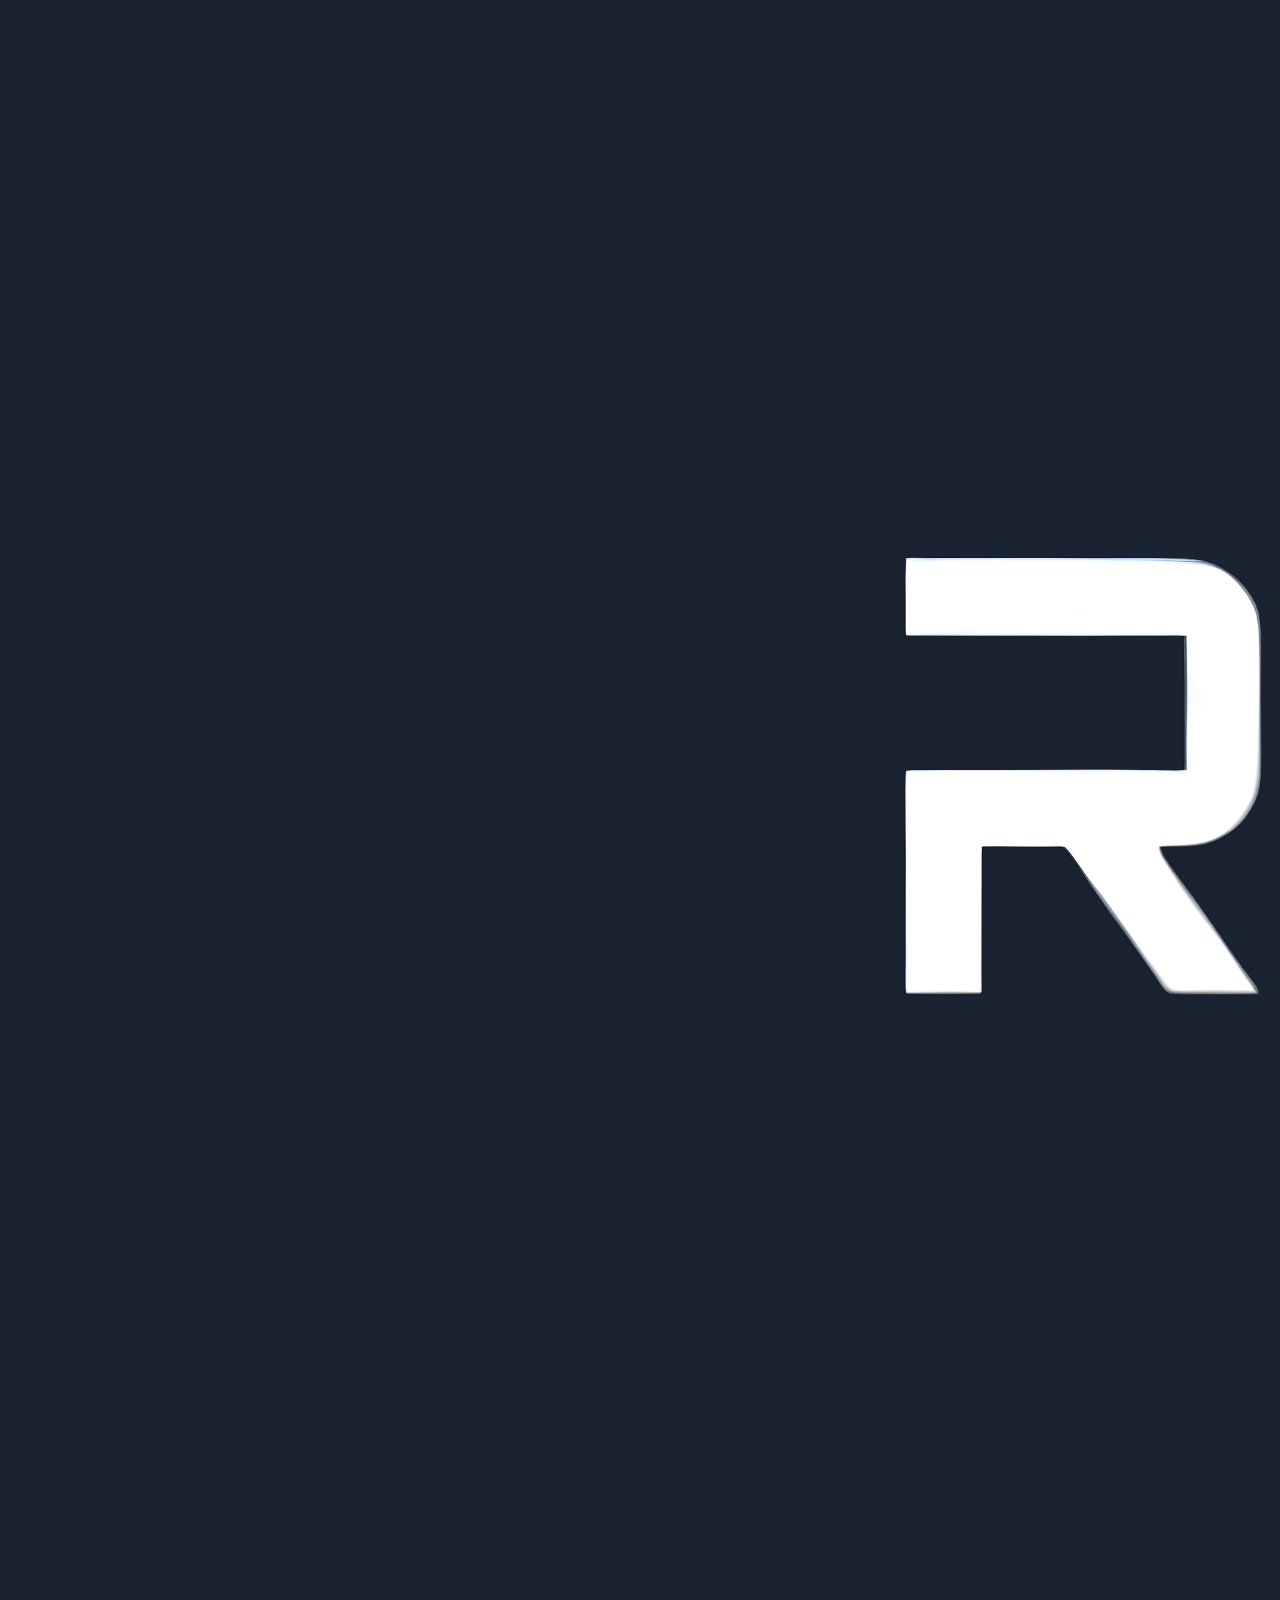
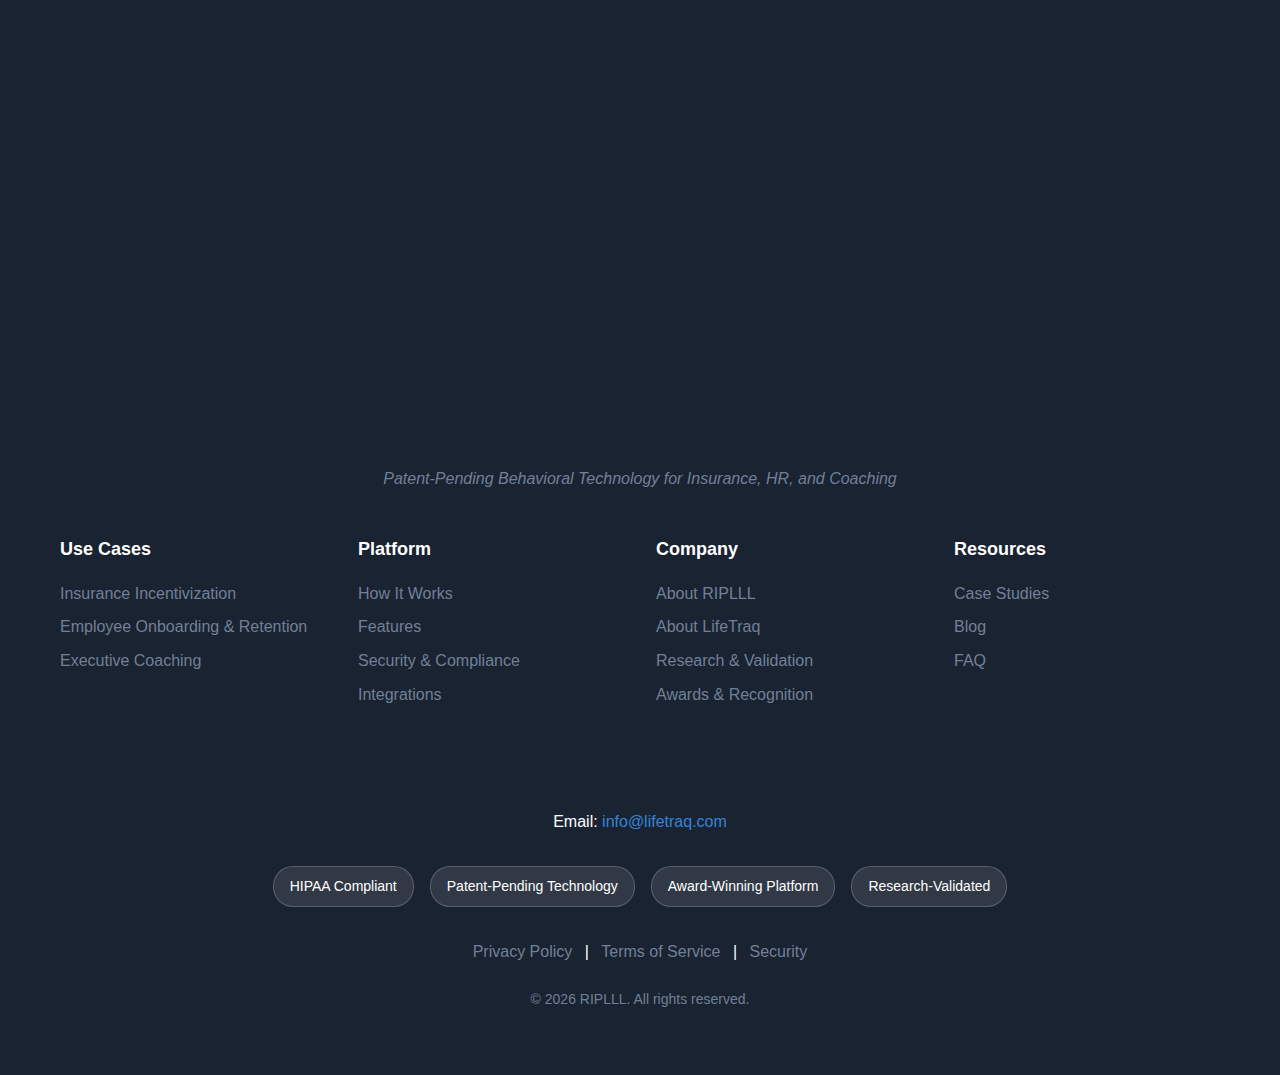
<file: privacy.html>
<!DOCTYPE html>
<html lang="en">
<head>
    <meta charset="UTF-8">
    <meta name="viewport" content="width=device-width, initial-scale=1.0">
    <meta name="description" content="RIPLLL Privacy Policy - Learn how we collect, use, and protect your personal information.">
    <title>Privacy Policy | RIPLLL</title>
    <link rel="stylesheet" href="css/styles.css">
    <style>
        html, body {
            overflow-x: hidden;
        }
        .logo-img {
            height: 40px;
            filter: invert(27%) sepia(82%) saturate(1800%) hue-rotate(182deg) brightness(92%) contrast(101%);
        }
        @media (max-width: 768px) {
            .logo-img {
                height: 30px;
            }
        }
    </style>
    <link rel="icon" type="image/x-icon" href="favicon.ico">
    <link rel="icon" type="image/png" sizes="32x32" href="images/favicon-32x32.png">
    <link rel="icon" type="image/png" sizes="16x16" href="images/favicon-16x16.png">
    <link rel="apple-touch-icon" sizes="180x180" href="images/apple-touch-icon.png">
    <style>
        .privacy-policy {
            padding: 120px 0 80px;
        }
        .privacy-policy h1 {
            font-size: 2.5rem;
            margin-bottom: 1rem;
            color: var(--primary-color);
        }
        .privacy-policy .last-updated {
            color: #666;
            margin-bottom: 3rem;
            font-style: italic;
        }
        .privacy-policy h2 {
            font-size: 1.5rem;
            margin-top: 2.5rem;
            margin-bottom: 1rem;
            color: var(--secondary-color);
        }
        .privacy-policy p,
        .privacy-policy ul,
        .privacy-policy li {
            line-height: 1.8;
            margin-bottom: 1rem;
        }
        .privacy-policy ul {
            padding-left: 2rem;
        }
        .privacy-policy li {
            margin-bottom: 0.5rem;
        }
        .privacy-policy a {
            color: var(--primary-color);
            text-decoration: underline;
        }
        .privacy-policy a:hover {
            color: var(--secondary-color);
        }
        .contact-info {
            background: var(--light-bg);
            padding: 2rem;
            border-radius: 8px;
            margin-top: 2rem;
            text-align: center;
        }
        .contact-info p {
            margin-bottom: 0;
        }
    </style>
    <!-- LinkedIn Insight Tag -->
    <script type="text/javascript">
        _linkedin_partner_id = "8663348";
        window._linkedin_data_partner_ids = window._linkedin_data_partner_ids || [];
        window._linkedin_data_partner_ids.push(_linkedin_partner_id);
    </script>
    <script type="text/javascript">
        (function(l) {
            if (!l){window.lintrk = function(a,b){window.lintrk.q.push([a,b])};
            window.lintrk.q=[]}
            var s = document.getElementsByTagName("script")[0];
            var b = document.createElement("script");
            b.type = "text/javascript";b.async = true;
            b.src = "https://snap.licdn.com/li.lms-analytics/insight.min.js";
            s.parentNode.insertBefore(b, s);
        })(window.lintrk);
    </script>
</head>
<body>
    <!-- Header/Navigation -->
    <header class="header">
        <div class="container">
            <div class="logo">
                <a href="index.html">
                    <img src="images/brand/riplll_text.png" alt="RIPLLL" class="logo-img">
                </a>
            </div>
            <button class="mobile-menu-toggle" aria-label="Toggle menu">
                <span></span>
                <span></span>
                <span></span>
            </button>
            <nav class="nav">
                <ul>
                    <li><a href="index.html#use-cases">Use Cases</a></li>
                    <li><a href="index.html#how-it-works">How It Works</a></li>
                    <li><a href="index.html#features">Features</a></li>
                    <li><a href="index.html#testimonials">Testimonials</a></li>
                    <li><a href="index.html#faq">FAQ</a></li>
                    <li><a href="index.html#contact" class="cta-button header-cta-button">Get in Touch</a></li>
                </ul>
            </nav>
        </div>
    </header>

    <!-- Privacy Policy Content -->
    <section class="privacy-policy">
        <div class="container">
            <h1>Privacy Policy</h1>
            <p class="last-updated">Last Updated: January 28, 2026</p>

            <p>At RIPLLL, your privacy is our priority. This Privacy Policy explains how we collect, use, disclose, and safeguard your information when you visit our website and use our platform. Please read this policy carefully. If you do not agree with the terms of this privacy policy, please do not access the site or use our services.</p>

            <h2>Information We Collect</h2>
            <p>We may collect information about you in a variety of ways. The information we may collect includes:</p>

            <h3>Personal Data</h3>
            <p>When you register for an account, contact us, or use our platform, we may collect personally identifiable information, such as:</p>
            <ul>
                <li>Name</li>
                <li>Company name</li>
                <li>Address</li>
                <li>Email address</li>
                <li>Telephone number</li>
            </ul>

            <h3>Behavioral Verification Data</h3>
            <p>As part of our behavioral verification platform, we may collect:</p>
            <ul>
                <li>Photos and videos submitted for activity verification</li>
                <li>Activity completion records</li>
                <li>Engagement metrics and progress data</li>
                <li>Goal tracking information</li>
            </ul>
            <p>This data is collected with your explicit consent and is used solely for the purposes of verification and program tracking as agreed upon with your organization.</p>

            <h3>Log File Information</h3>
            <p>We automatically collect certain information when you visit our website, including:</p>
            <ul>
                <li>Internet Protocol (IP) addresses</li>
                <li>Browser type</li>
                <li>Internet Service Provider (ISP)</li>
                <li>Date and time stamps</li>
                <li>Referring/exit pages</li>
                <li>Number of clicks</li>
            </ul>
            <p>This information is used to analyze trends, administer the site, track user movement, and gather demographic information. This data is not linked to any personally identifiable information.</p>

            <h2>How We Use Your Information</h2>
            <p>We may use the information we collect about you to:</p>
            <ul>
                <li>Operate and maintain our website and platform</li>
                <li>Improve, personalize, and expand our services</li>
                <li>Understand and analyze how you use our platform</li>
                <li>Develop new products, services, features, and functionality</li>
                <li>Communicate with you about updates, support, and administrative messages</li>
                <li>Send you emails regarding your account or services</li>
                <li>Provide behavioral verification and tracking services</li>
                <li>Generate reports and analytics for your organization</li>
                <li>Prevent fraudulent activity and protect our users</li>
            </ul>

            <h2>Cookies and Tracking Technologies</h2>
            <p>We may use cookies, web beacons, tracking pixels, and other tracking technologies to help customize our website and improve your experience. When you access our website, your personal information is not collected through the use of tracking technology unless you voluntarily provide it.</p>
            <p>Most browsers are set to accept cookies by default. You can remove or reject cookies through your browser settings, but some features of our website may not function properly without them.</p>
            <p>Third-party advertisers may use their own cookies and tracking technologies, which we do not control. We recommend reviewing the privacy policies of any third-party services you interact with.</p>

            <h2>Data Security</h2>
            <p>We implement appropriate technical and organizational security measures to protect your personal information, including:</p>
            <ul>
                <li>HIPAA-compliant data encryption</li>
                <li>Two-factor authentication</li>
                <li>Role-based access control</li>
                <li>Secure data storage with user anonymization options</li>
                <li>Regular security audits and compliance monitoring</li>
            </ul>
            <p>Our platform is built on enterprise-grade security architecture designed for high-stakes environments, including healthcare and corrections facilities.</p>

            <h2>Disclosure of Your Information</h2>
            <p>We may share information we have collected about you in certain situations:</p>
            <ul>
                <li><strong>With Your Organization:</strong> If you are using RIPLLL through an employer, insurance provider, or coaching program, we share relevant data with authorized administrators as outlined in your organization's agreement with us.</li>
                <li><strong>Business Transfers:</strong> If we are involved in a merger, acquisition, or sale of assets, your information may be transferred as part of that transaction.</li>
                <li><strong>Legal Requirements:</strong> We may disclose your information where required to comply with applicable law, governmental requests, or legal processes.</li>
                <li><strong>Service Providers:</strong> We may share your information with third-party vendors who perform services on our behalf, subject to confidentiality agreements.</li>
            </ul>
            <p>We do not sell your personal information to third parties.</p>

            <h2>Your Privacy Rights</h2>

            <h3>California Residents (CCPA)</h3>
            <p>If you are a California resident, you have the right to:</p>
            <ul>
                <li>Request disclosure of the categories and specific pieces of personal information we have collected about you</li>
                <li>Request deletion of your personal information</li>
                <li>Opt-out of the sale of your personal information (note: we do not sell personal information)</li>
                <li>Not be discriminated against for exercising your privacy rights</li>
            </ul>

            <h3>European Residents (GDPR)</h3>
            <p>If you are a resident of the European Economic Area, you have the right to:</p>
            <ul>
                <li>Access your personal data</li>
                <li>Rectify inaccurate personal data</li>
                <li>Request erasure of your personal data</li>
                <li>Restrict processing of your personal data</li>
                <li>Object to processing of your personal data</li>
                <li>Data portability</li>
            </ul>
            <p>We will respond to requests within one month as required by GDPR.</p>

            <h2>Children's Privacy</h2>
            <p>We do not knowingly collect any Personal Identifiable Information from children under the age of 13. If you believe that a child has provided us with personal information, please contact us immediately, and we will take steps to delete such information from our systems.</p>

            <h2>Third-Party Websites</h2>
            <p>Our website may contain links to third-party websites and services that are not operated by us. We have no control over and assume no responsibility for the content, privacy policies, or practices of any third-party sites or services. We encourage you to review the privacy policies of every site you visit.</p>

            <h2>Changes to This Privacy Policy</h2>
            <p>We may update this Privacy Policy from time to time. We will notify you of any changes by posting the new Privacy Policy on this page and updating the "Last Updated" date. You are advised to review this Privacy Policy periodically for any changes.</p>

            <h2>Contact Us</h2>
            <p>If you have questions or comments about this Privacy Policy, or if you wish to exercise your privacy rights, please contact us:</p>

            <div class="contact-info">
                <p>Email: <a href="mailto:info@lifetraq.com">info@lifetraq.com</a></p>
            </div>
        </div>
    </section>

    <!-- Footer -->
    <footer class="footer">
        <div class="container">
            <div class="footer-logo">
                <img src="images/brand/riplll_stack.png" alt="RIPLLL" class="footer-logo-img">
                <p class="tagline-full">Patent-Pending Behavioral Technology for Insurance, HR, and Coaching</p>
            </div>

            <div class="footer-columns">
                <div class="footer-column">
                    <h3>Use Cases</h3>
                    <ul>
                        <li><a href="insurance/index.html">Insurance Incentivization</a></li>
                        <li><a href="onboarding/index.html">Employee Onboarding & Retention</a></li>
                        <li><a href="coaching/index.html">Executive Coaching</a></li>
                    </ul>
                </div>

                <div class="footer-column">
                    <h3>Platform</h3>
                    <ul>
                        <li><a href="index.html#how-it-works">How It Works</a></li>
                        <li><a href="index.html#features">Features</a></li>
                        <li><a href="index.html#features">Security & Compliance</a></li>
                        <li><a href="index.html#features">Integrations</a></li>
                    </ul>
                </div>

                <div class="footer-column">
                    <h3>Company</h3>
                    <ul>
                        <li><a href="index.html#about">About RIPLLL</a></li>
                        <li><a href="index.html#about">About LifeTraq</a></li>
                        <li><a href="index.html#testimonials">Research & Validation</a></li>
                        <li><a href="index.html#testimonials">Awards & Recognition</a></li>
                    </ul>
                </div>

                <div class="footer-column">
                    <h3>Resources</h3>
                    <ul>
                        <li><a href="index.html#case-studies">Case Studies</a></li>
                        <li><a href="index.html#blog">Blog</a></li>
                        <li><a href="index.html#faq">FAQ</a></li>
                    </ul>
                </div>
            </div>

            <div class="footer-contact">
                <h3>Contact Information</h3>
                <p>Email: <a href="mailto:info@lifetraq.com">info@lifetraq.com</a></p>
            </div>

            <div class="footer-badges">
                <div class="badge">HIPAA Compliant</div>
                <div class="badge">Patent-Pending Technology</div>
                <div class="badge">Award-Winning Platform</div>
                <div class="badge">Research-Validated</div>
            </div>

            <div class="footer-legal">
                <a href="privacy.html">Privacy Policy</a> |
                <a href="#terms">Terms of Service</a> |
                <a href="#security">Security</a>
            </div>

            <div class="footer-copyright">
                <p>&copy; 2026 RIPLLL. All rights reserved.</p>
            </div>
        </div>
    </footer>

    <script src="js/main.js"></script>
    <!-- LinkedIn Insight Tag Noscript -->
    <noscript>
        <img height="1" width="1" style="display:none;" alt="" src="https://px.ads.linkedin.com/collect/?pid=8663348&fmt=gif" />
    </noscript>
</body>
</html>
</file>
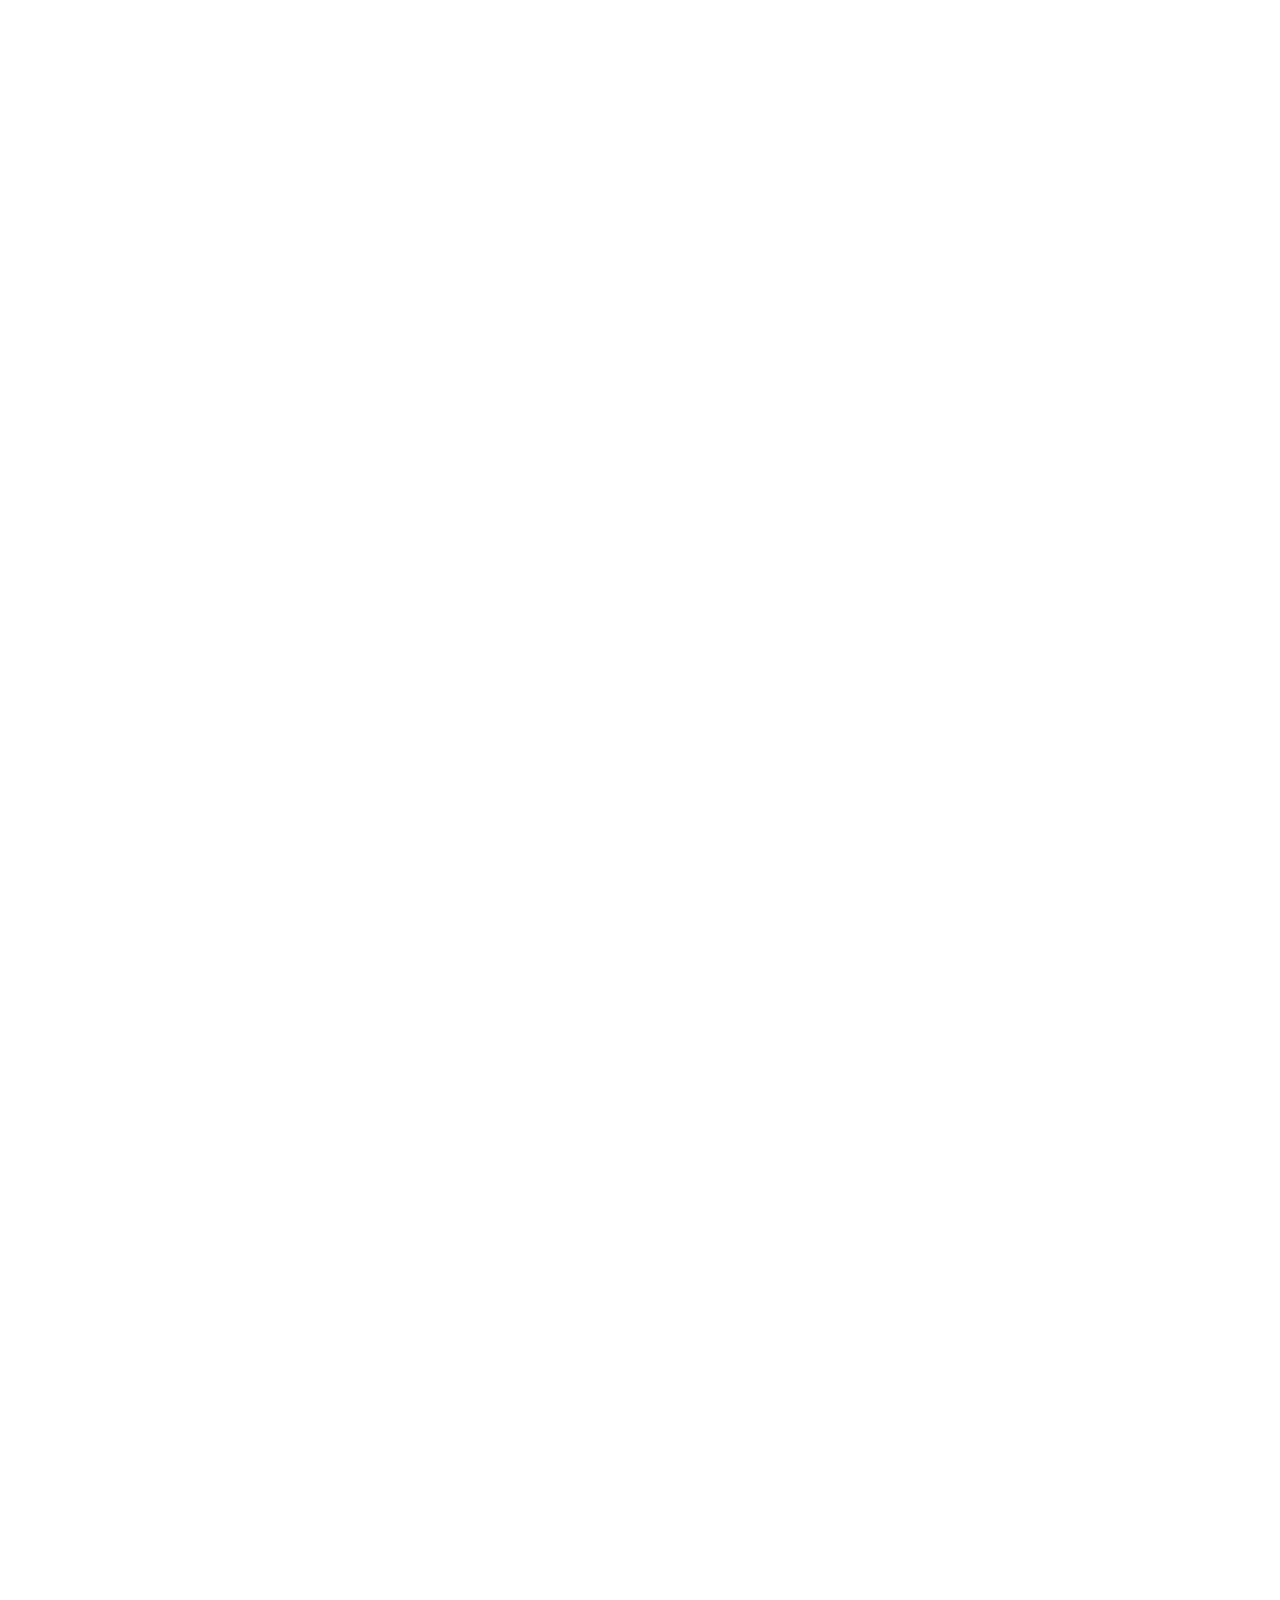
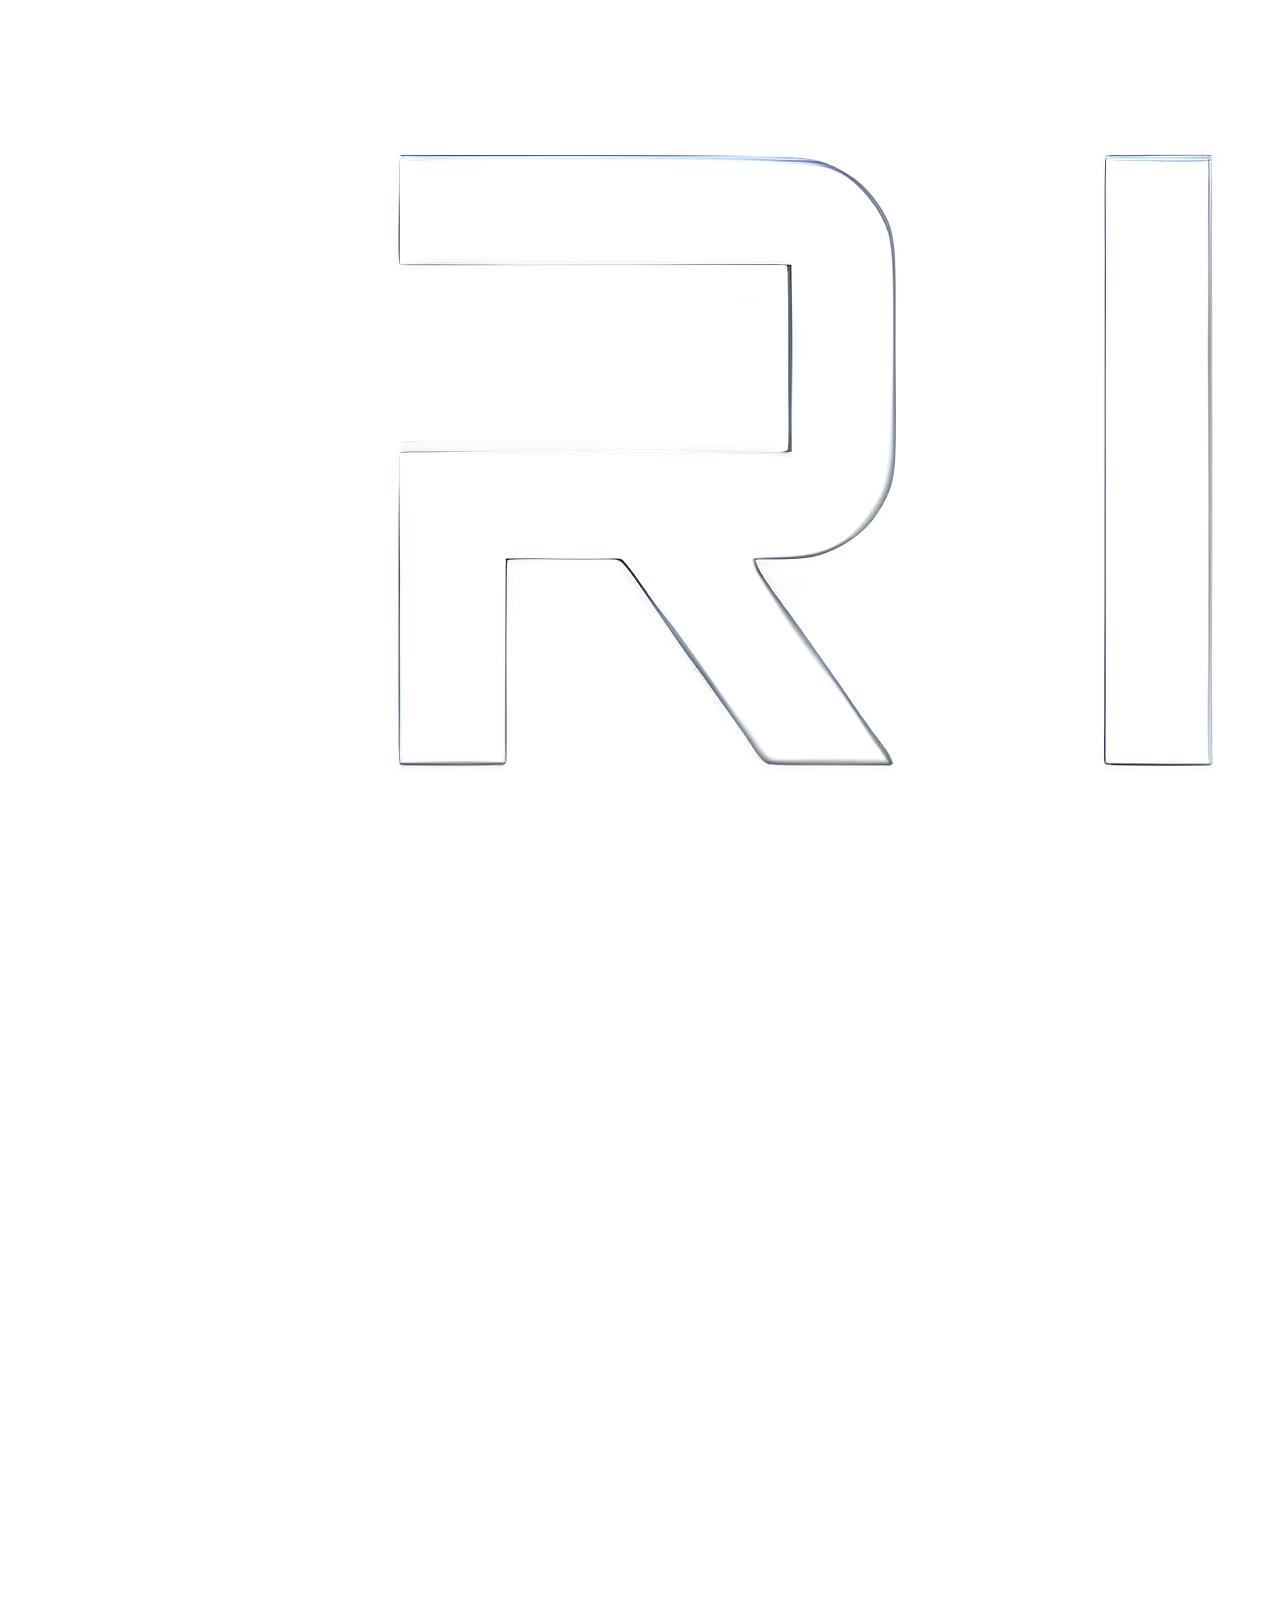
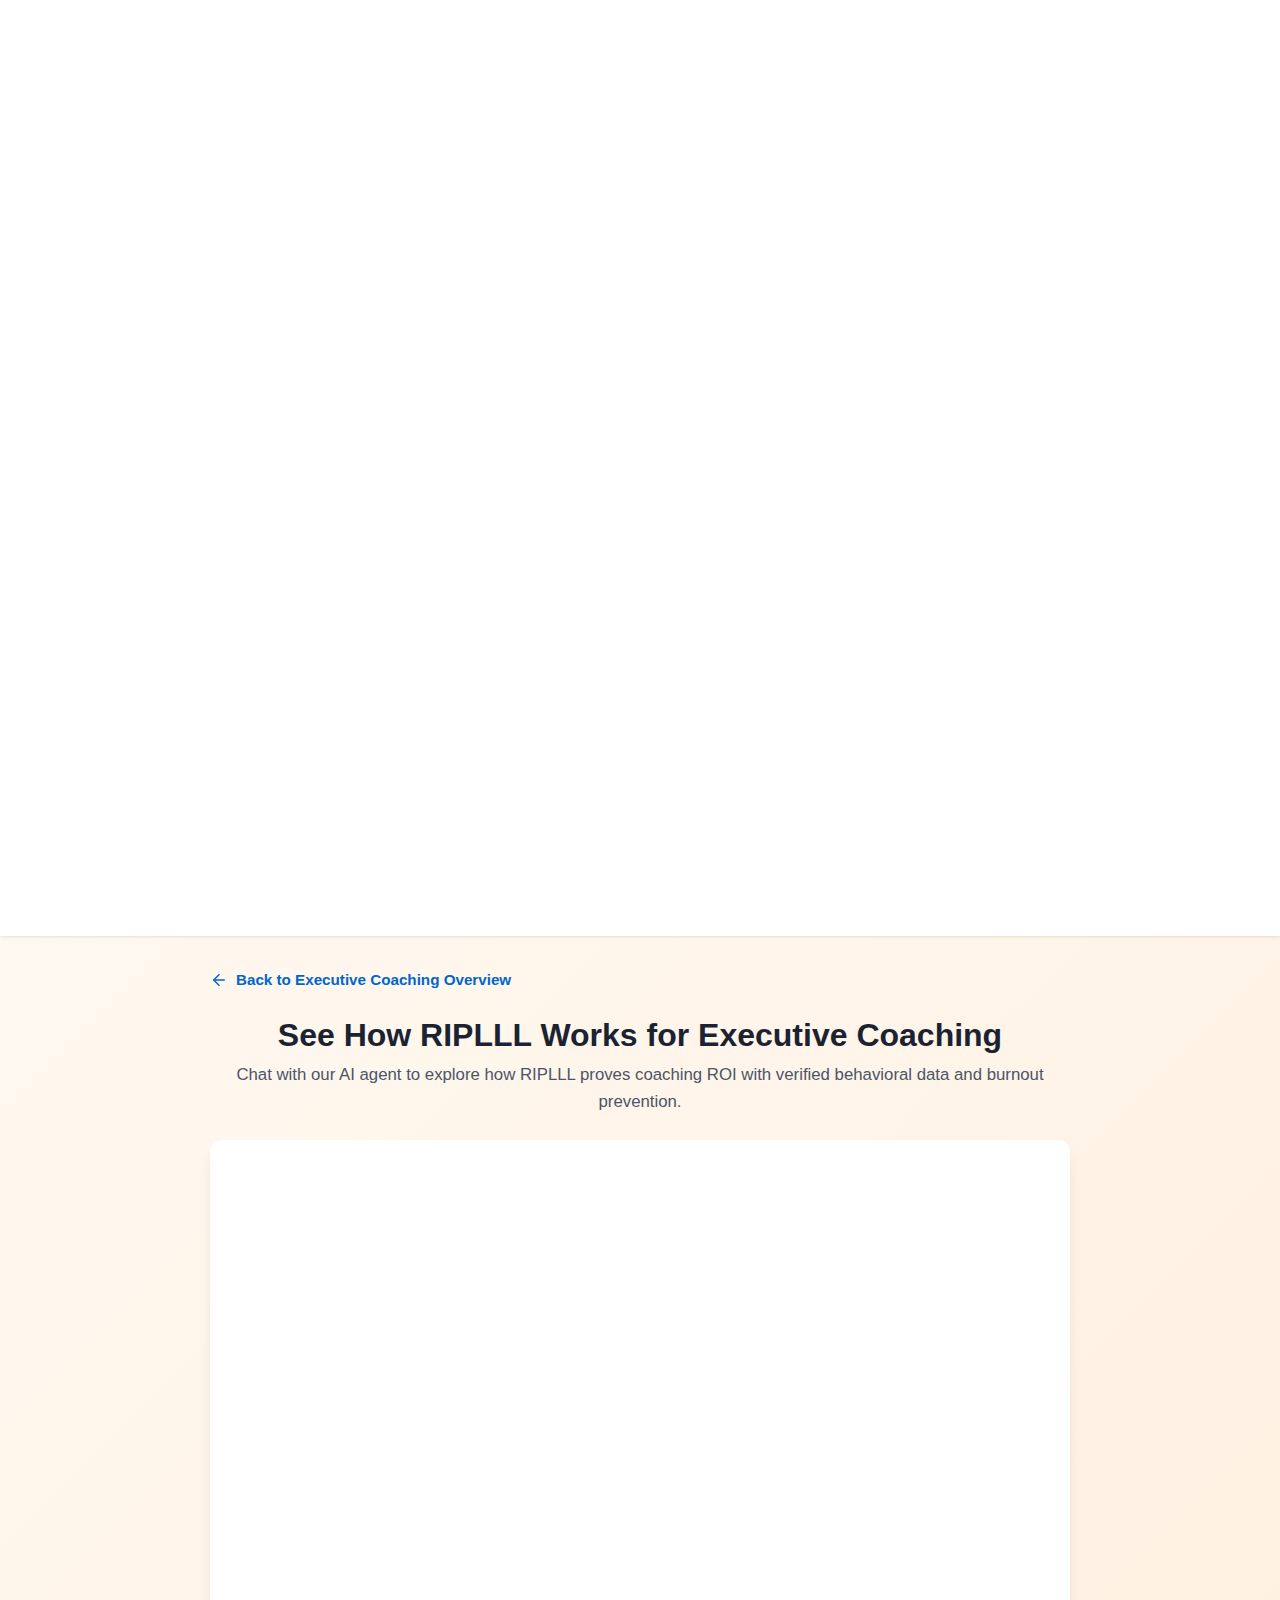
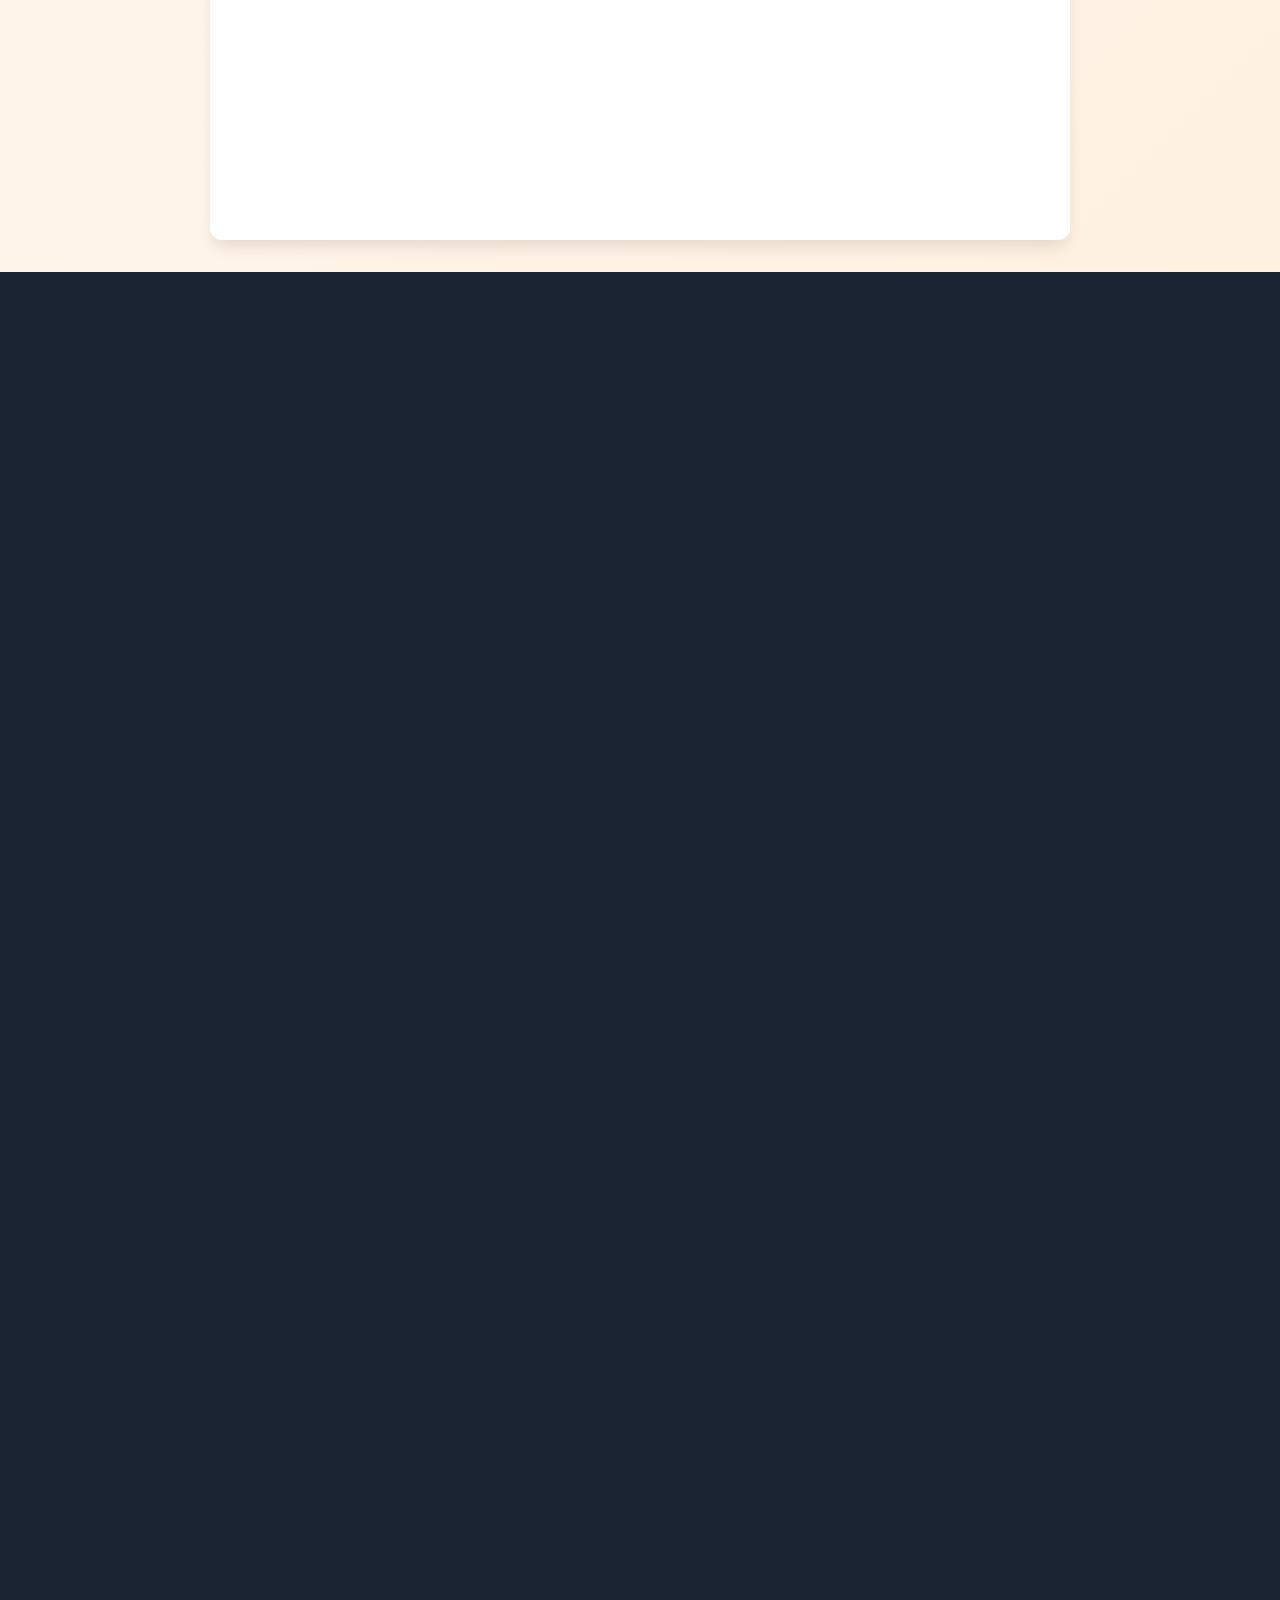
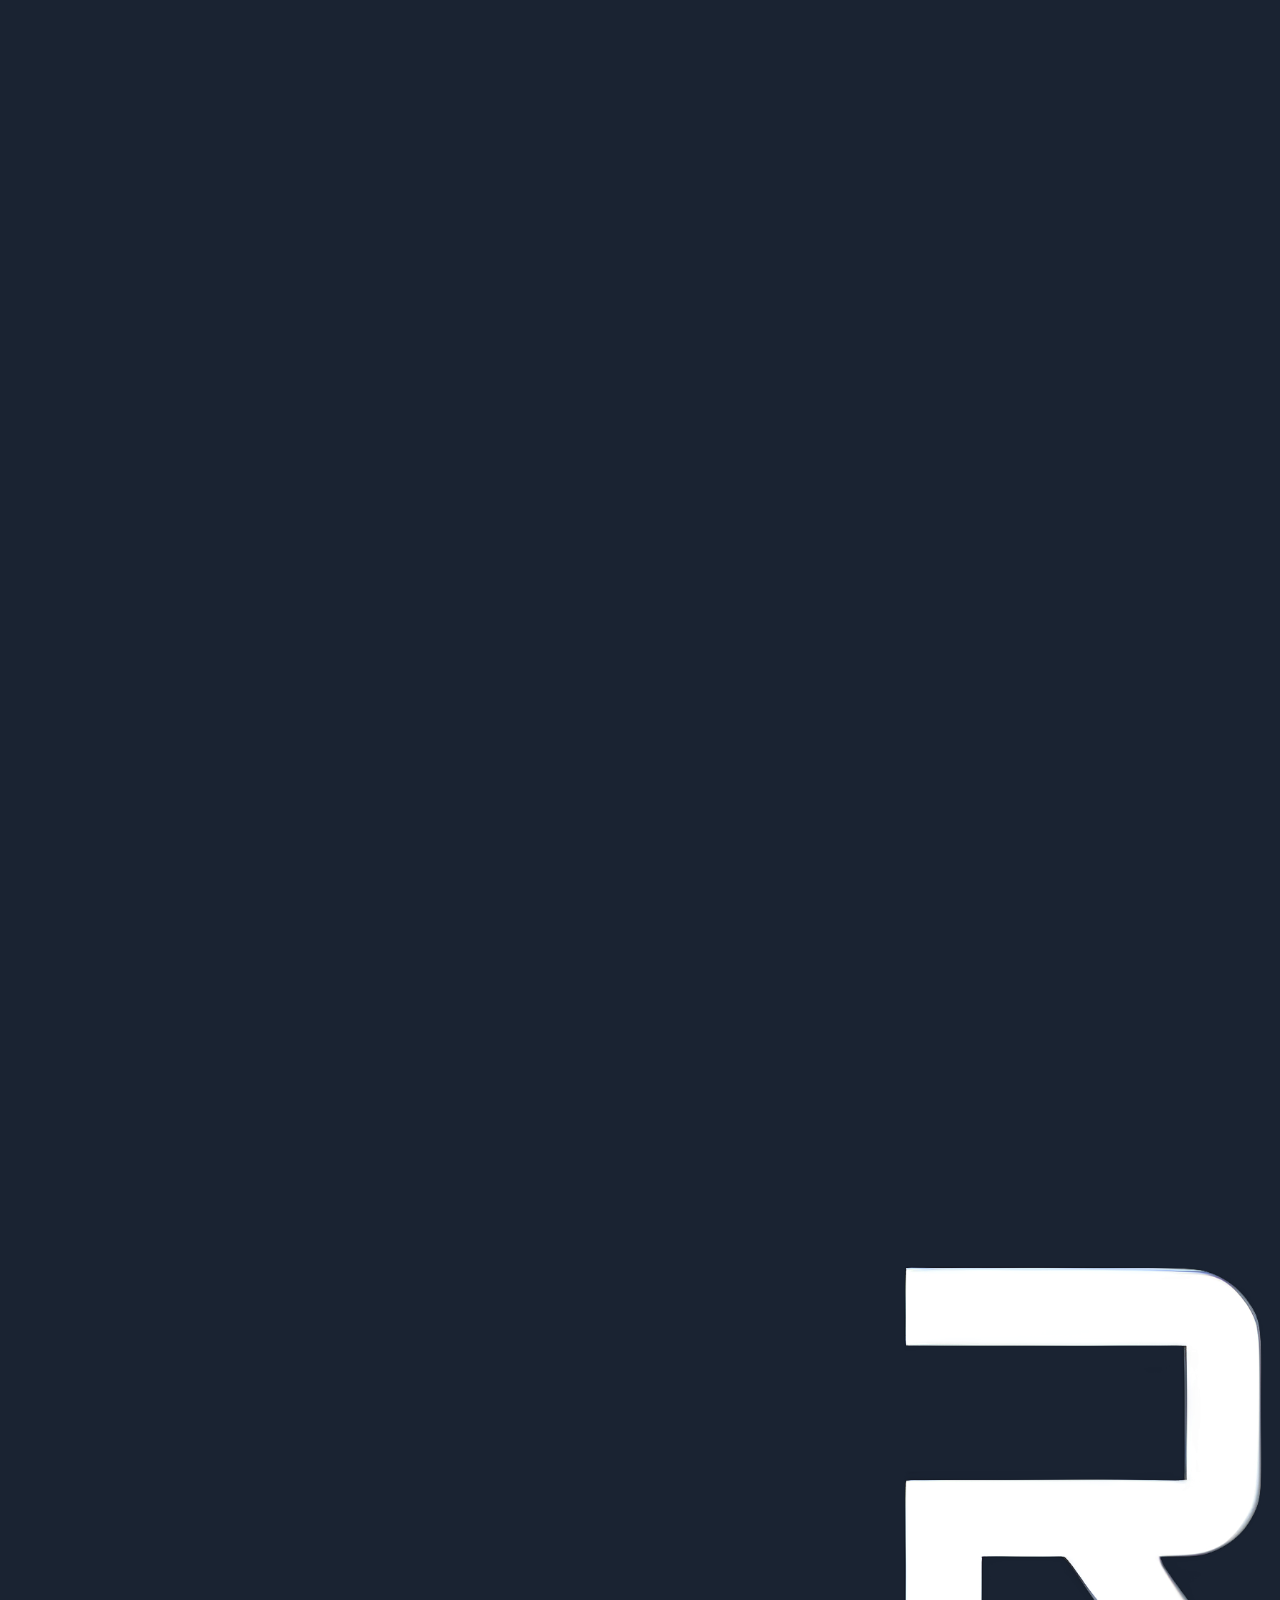
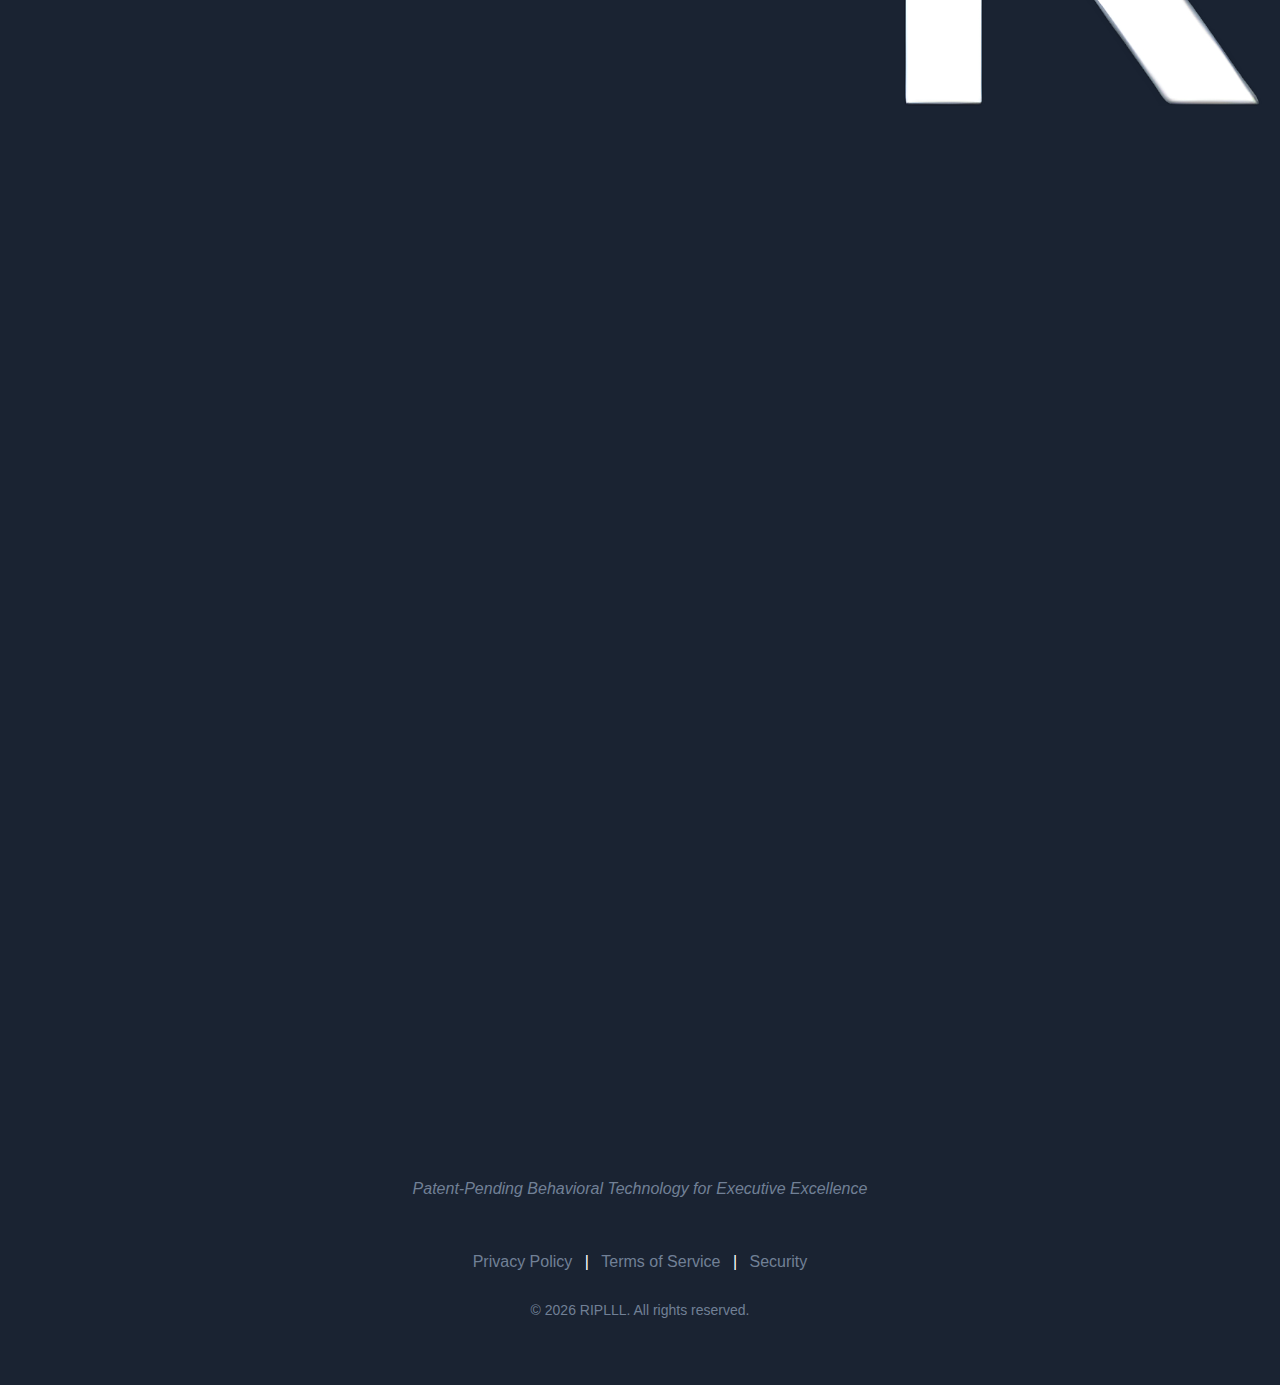
<file: coaching/chat.html>
<!DOCTYPE html>
<html lang="en">
<head>
    <meta charset="UTF-8">
    <meta name="viewport" content="width=device-width, initial-scale=1.0">
    <meta name="description" content="Chat with the RIPLLL Executive Coaching AI agent to learn how RIPLLL proves coaching ROI with verified behavioral data.">
    <title>RIPLLL | Executive Coaching - See How It Works</title>
    <link rel="stylesheet" href="css/styles.css">
    <link rel="icon" type="image/x-icon" href="../favicon.ico">
    <link rel="icon" type="image/png" sizes="32x32" href="../images/favicon-32x32.png">
    <link rel="icon" type="image/png" sizes="16x16" href="../images/favicon-16x16.png">
    <link rel="apple-touch-icon" sizes="180x180" href="../images/apple-touch-icon.png">
    <!-- LinkedIn Insight Tag -->
    <script type="text/javascript">
        _linkedin_partner_id = "8663348";
        window._linkedin_data_partner_ids = window._linkedin_data_partner_ids || [];
        window._linkedin_data_partner_ids.push(_linkedin_partner_id);
    </script>
    <script type="text/javascript">
        (function(l) {
            if (!l){window.lintrk = function(a,b){window.lintrk.q.push([a,b])};
            window.lintrk.q=[]}
            var s = document.getElementsByTagName("script")[0];
            var b = document.createElement("script");
            b.type = "text/javascript";b.async = true;
            b.src = "https://snap.licdn.com/li.lms-analytics/insight.min.js";
            s.parentNode.insertBefore(b, s);
        })(window.lintrk);
    </script>
    <style>
        .chat-page {
            min-height: calc(100vh - 80px);
            display: flex;
            flex-direction: column;
            align-items: center;
            padding: 2rem 1rem;
            background: linear-gradient(135deg, #FFF8F0 0%, #FFF0E0 100%);
        }
        .chat-page .container {
            width: 100%;
            max-width: 900px;
        }
        .chat-header {
            text-align: center;
            margin-bottom: 1.5rem;
        }
        .chat-header h1 {
            font-size: 2rem;
            color: var(--text-dark);
            margin-bottom: 0.5rem;
        }
        .chat-header p {
            color: var(--text-medium);
            font-size: 1.05rem;
            margin-bottom: 0;
        }
        .chat-wrapper {
            background: var(--bg-white);
            border-radius: 12px;
            box-shadow: var(--shadow-lg);
            overflow: hidden;
        }
        .chat-wrapper iframe {
            display: block;
            border: none;
            width: 100%;
            height: 700px;
        }
        .back-link {
            display: inline-flex;
            align-items: center;
            gap: 0.5rem;
            margin-bottom: 1.5rem;
            color: var(--primary-blue);
            text-decoration: none;
            font-weight: 600;
            font-size: 0.95rem;
            transition: color 0.2s;
        }
        .back-link:hover {
            color: var(--primary-blue-dark);
        }
        .back-link svg {
            width: 18px;
            height: 18px;
        }
        @media (max-width: 768px) {
            .chat-header h1 {
                font-size: 1.5rem;
            }
            .chat-wrapper iframe {
                height: 600px;
            }
        }
    </style>
</head>
<body>
    <!-- Header/Navigation -->
    <header class="header">
        <div class="container">
            <div class="logo">
                <img src="../images/brand/text.png" alt="RIPLLL" class="logo-img">
            </div>
            <button class="mobile-menu-toggle" aria-label="Toggle menu">
                <span></span>
                <span></span>
                <span></span>
            </button>
            <nav class="nav">
                <ul>
                    <li><a href="../index.html">Home</a></li>
                    <li><a href="index.html">Coaching</a></li>
                    <li><a href="index.html#benefits">Benefits</a></li>
                    <li><a href="index.html#features">Features</a></li>
                    <li><a href="index.html#faq">FAQ</a></li>
                    <li><a href="index.html#contact" class="cta-button header-cta-button">Get in Touch</a></li>
                </ul>
            </nav>
        </div>
    </header>

    <!-- Chat Section -->
    <section class="chat-page">
        <div class="container">
            <a href="index.html" class="back-link">
                <svg xmlns="http://www.w3.org/2000/svg" viewBox="0 0 24 24" fill="none" stroke="currentColor" stroke-width="2" stroke-linecap="round" stroke-linejoin="round"><path d="M19 12H5"/><polyline points="12 19 5 12 12 5"/></svg>
                Back to Executive Coaching Overview
            </a>
            <div class="chat-header">
                <h1>See How RIPLLL Works for Executive Coaching</h1>
                <p>Chat with our AI agent to explore how RIPLLL proves coaching ROI with verified behavioral data and burnout prevention.</p>
            </div>
            <div class="chat-wrapper">
                <iframe src="https://riplllexecutivecoaching-10037494.chipp.ai" height="700px" width="100%" title="RIPLLL Executive Coaching" allow="microphone; camera"></iframe>
            </div>
        </div>
    </section>

    <!-- Footer -->
    <footer class="footer">
        <div class="container">
            <div class="footer-logo">
                <img src="../images/brand/riplll_stack.png" alt="RIPLLL" class="footer-logo-img">
                <p class="tagline-full">Patent-Pending Behavioral Technology for Executive Excellence</p>
            </div>
            <div class="footer-legal">
                <a href="../privacy.html">Privacy Policy</a> |
                <a href="#terms">Terms of Service</a> |
                <a href="#security">Security</a>
            </div>
            <div class="footer-copyright">
                <p>&copy; 2026 RIPLLL. All rights reserved.</p>
            </div>
        </div>
    </footer>

    <script src="js/main.js"></script>
    <!-- LinkedIn Insight Tag Noscript -->
    <noscript>
        <img height="1" width="1" style="display:none;" alt="" src="https://px.ads.linkedin.com/collect/?pid=8663348&fmt=gif" />
    </noscript>
</body>
</html>
</file>
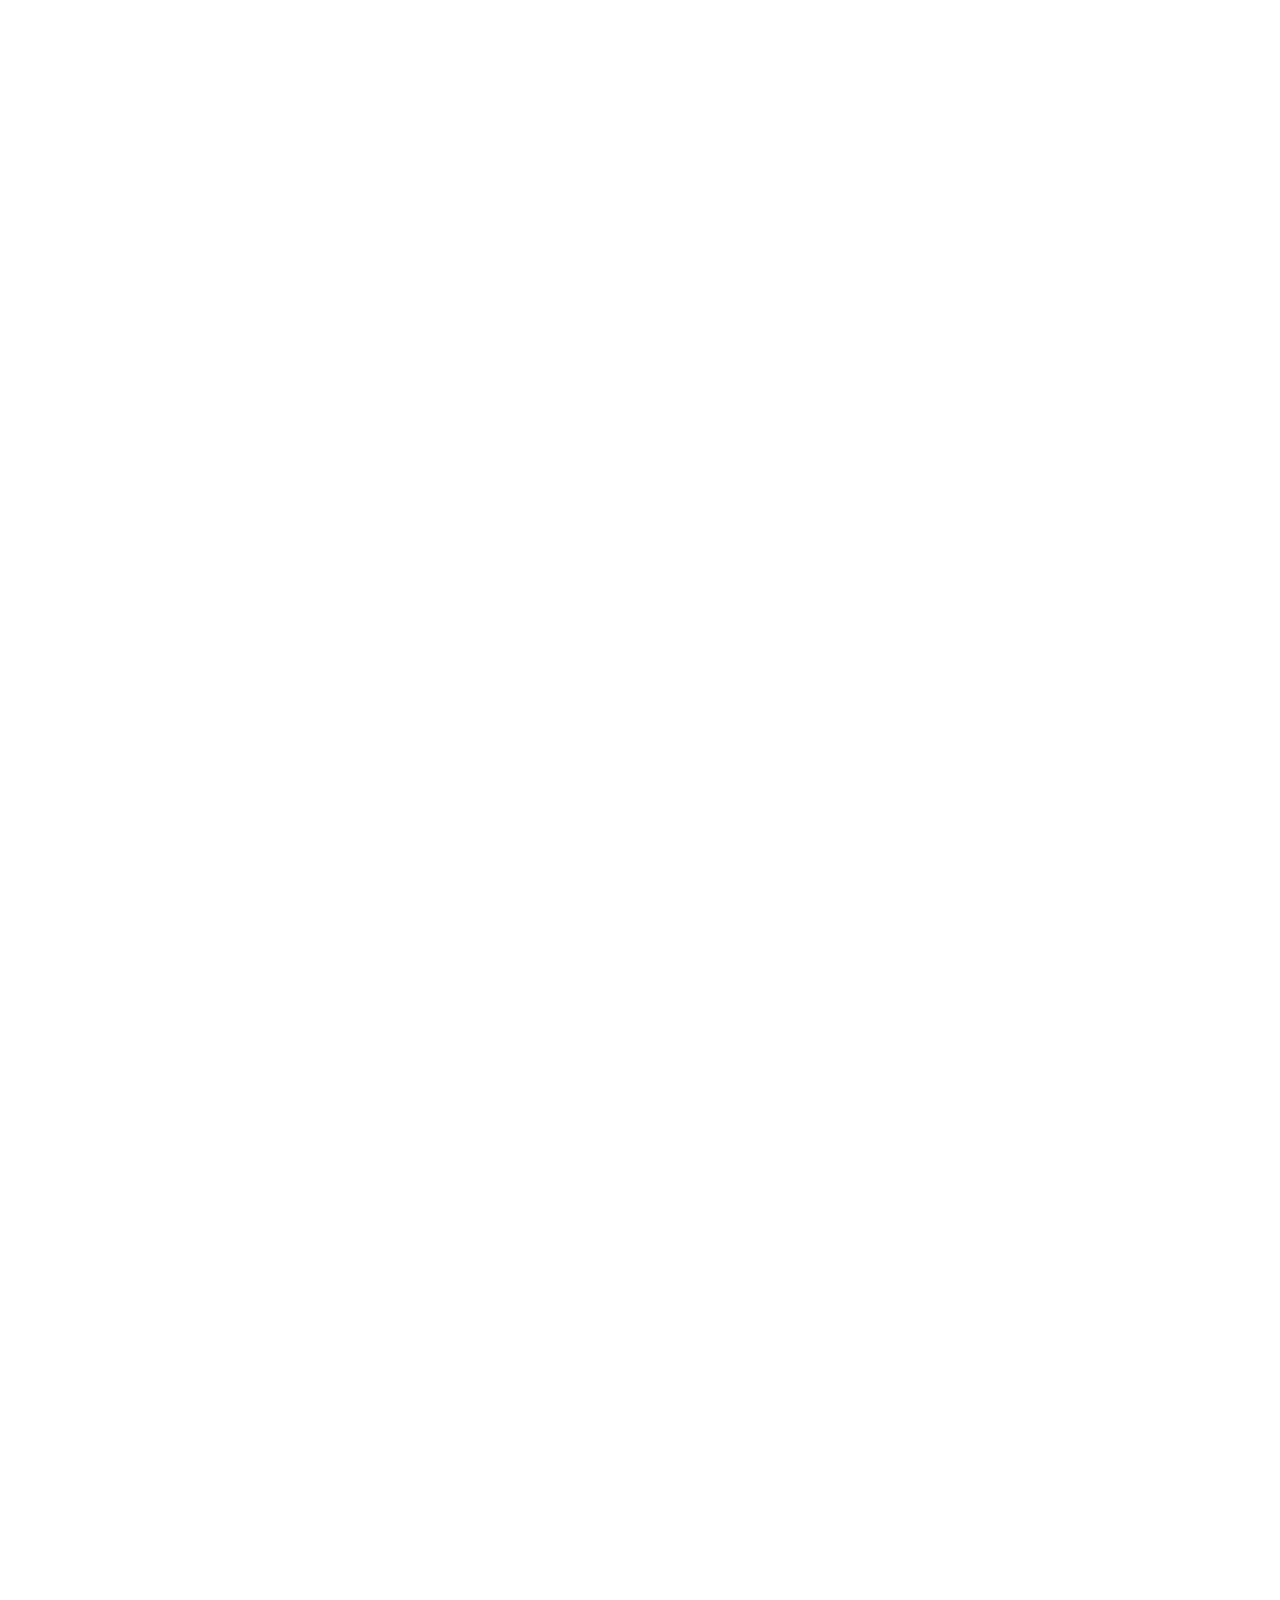
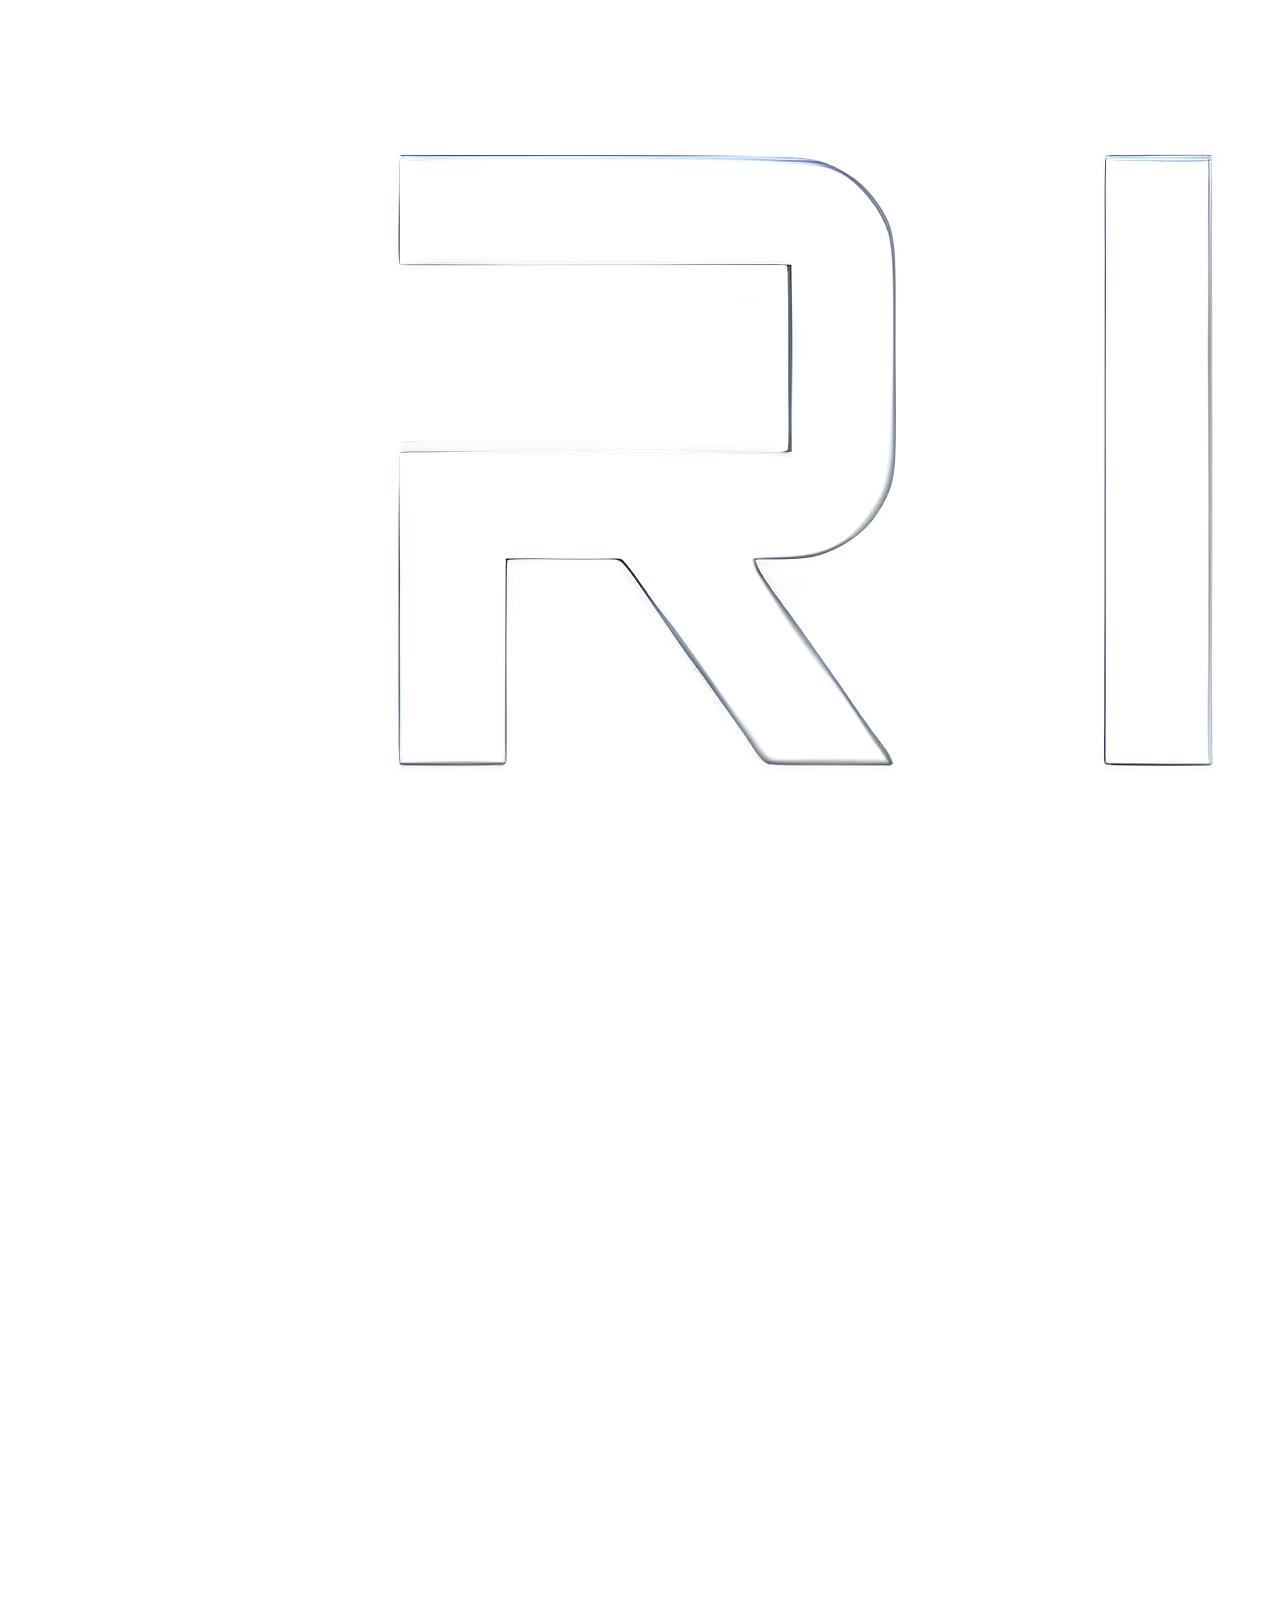
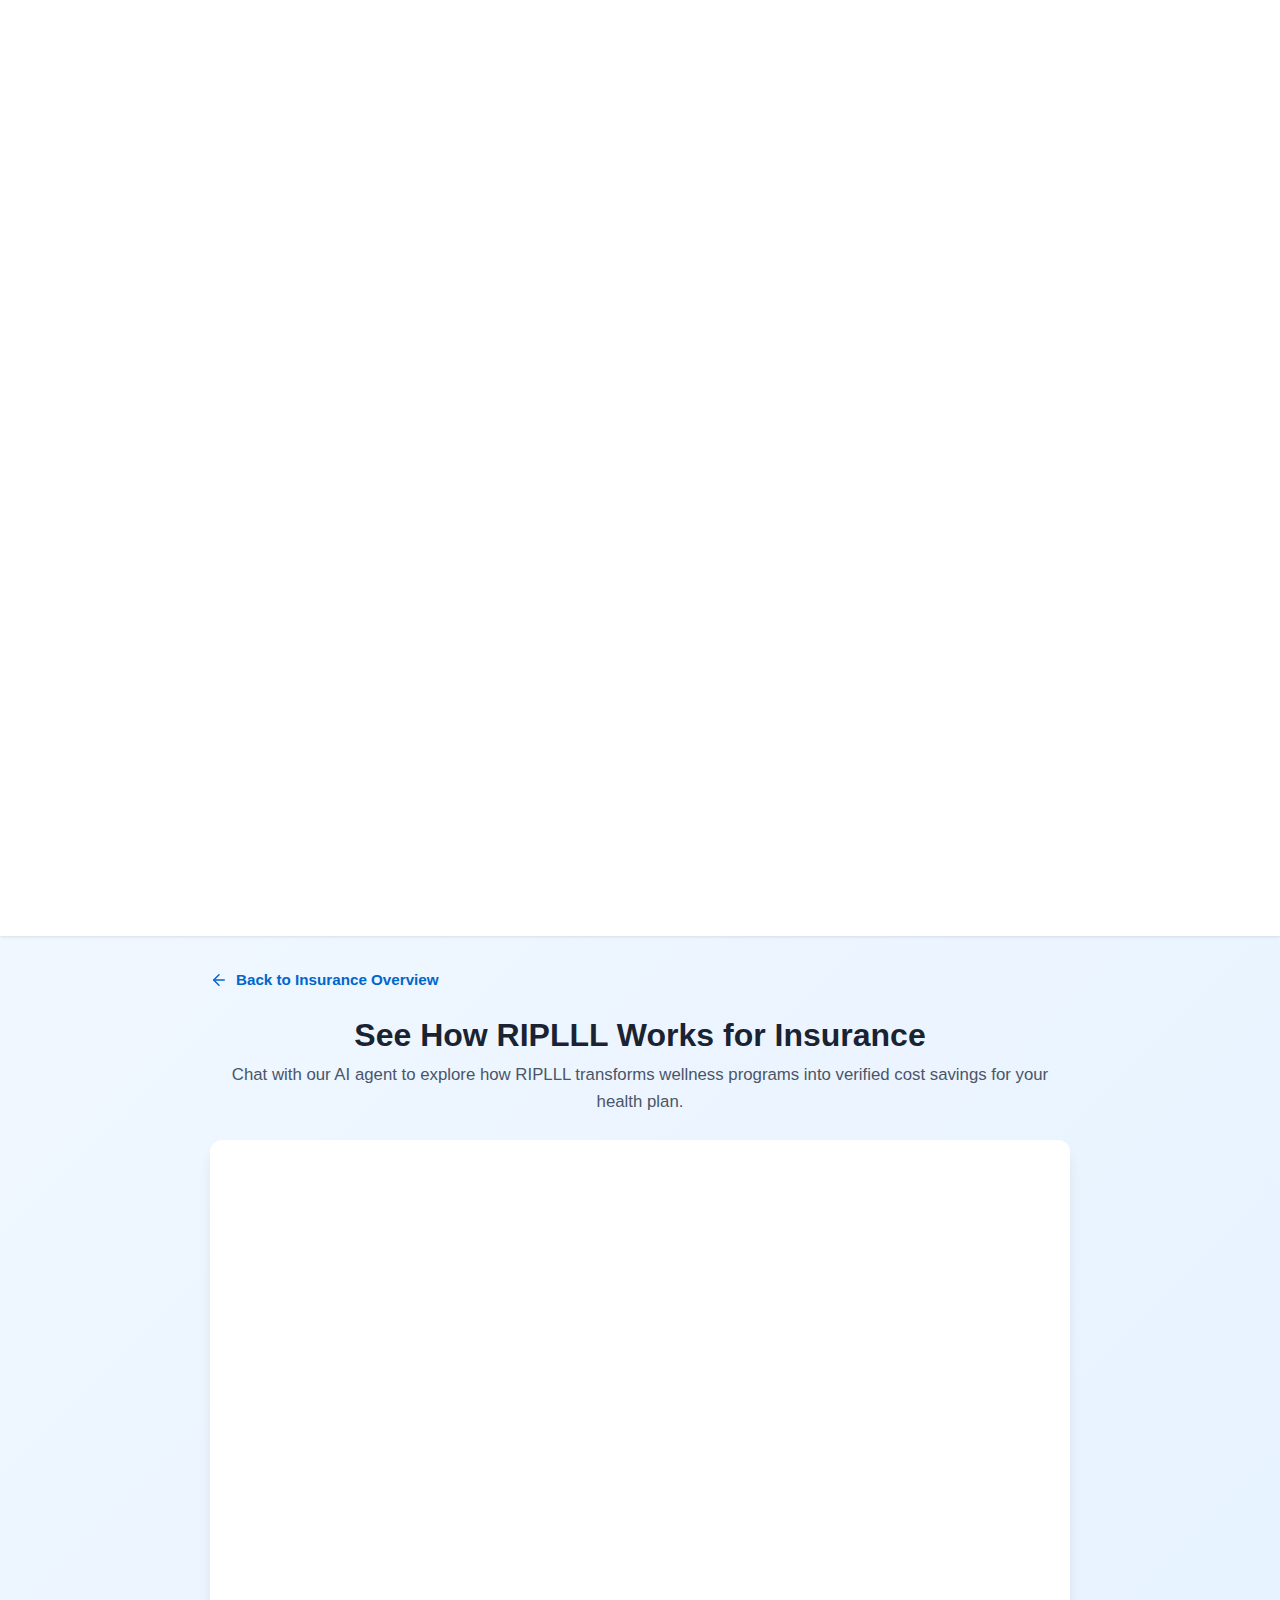
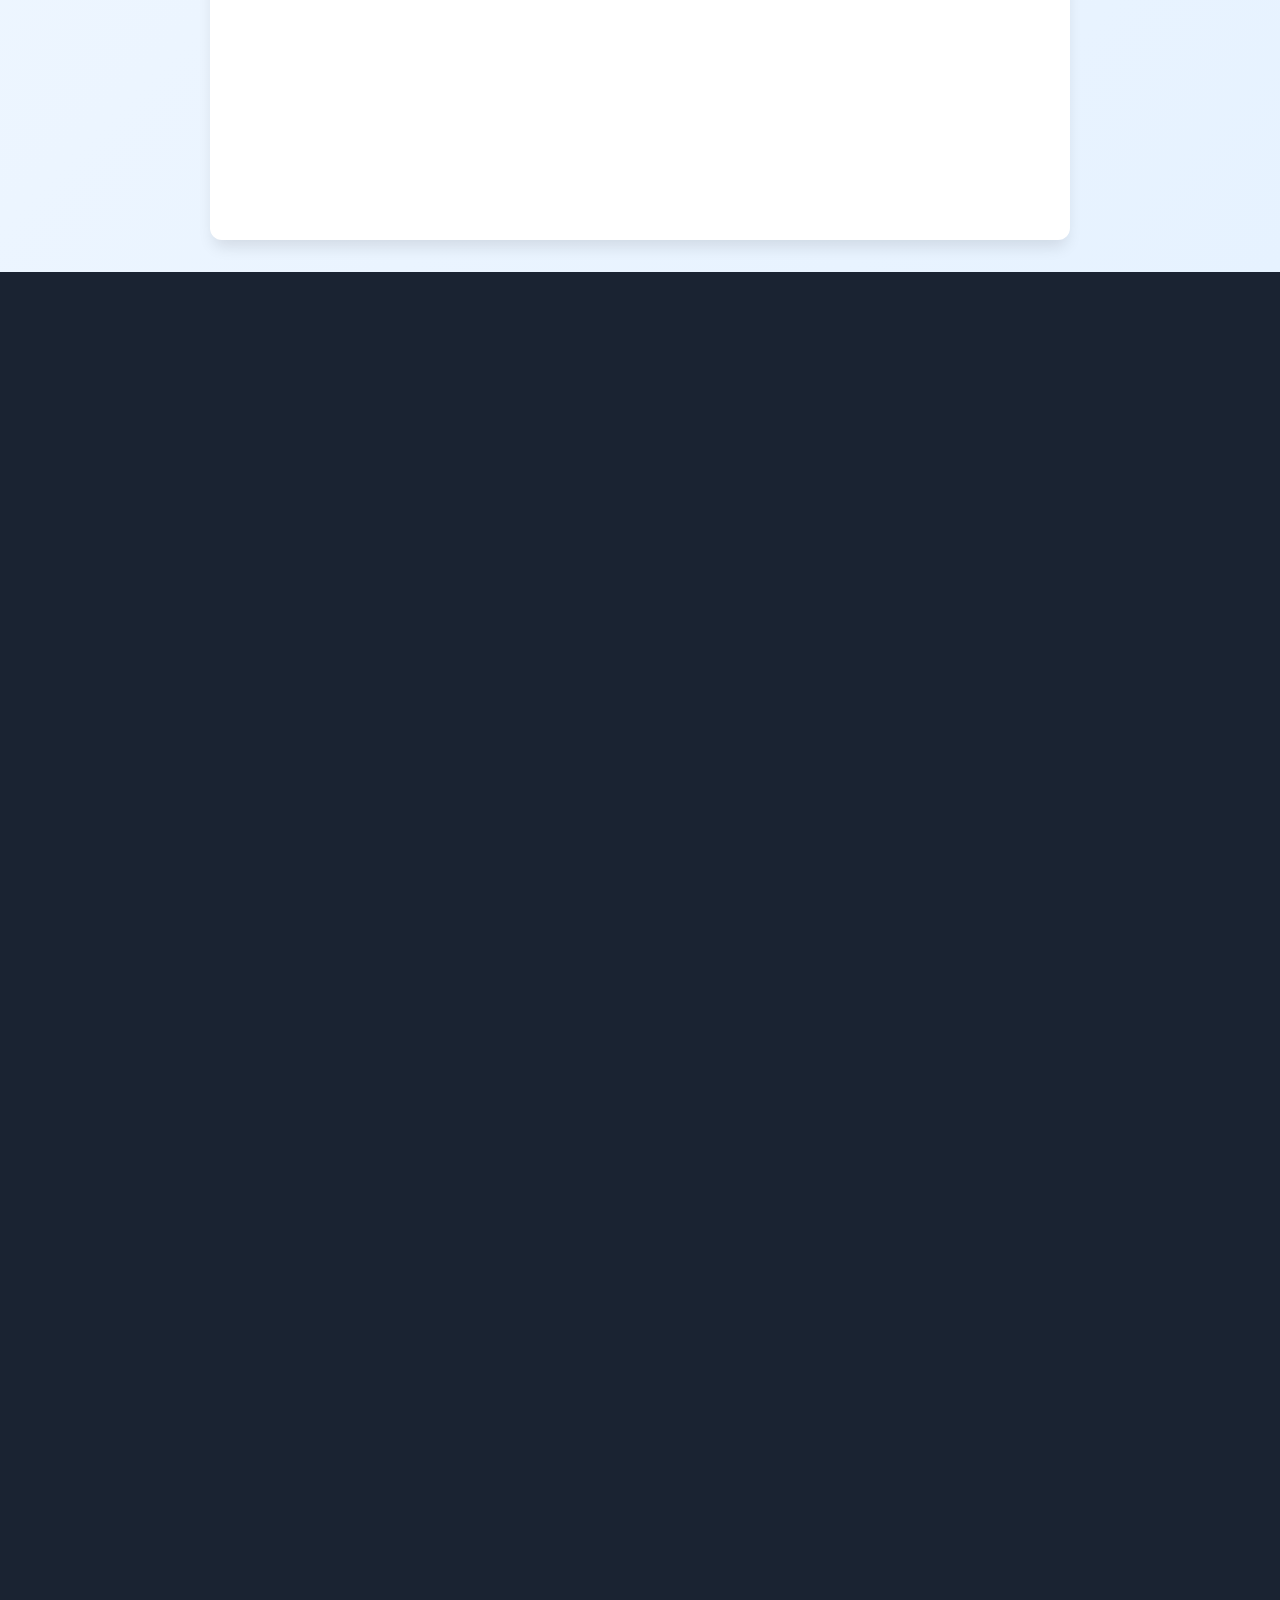
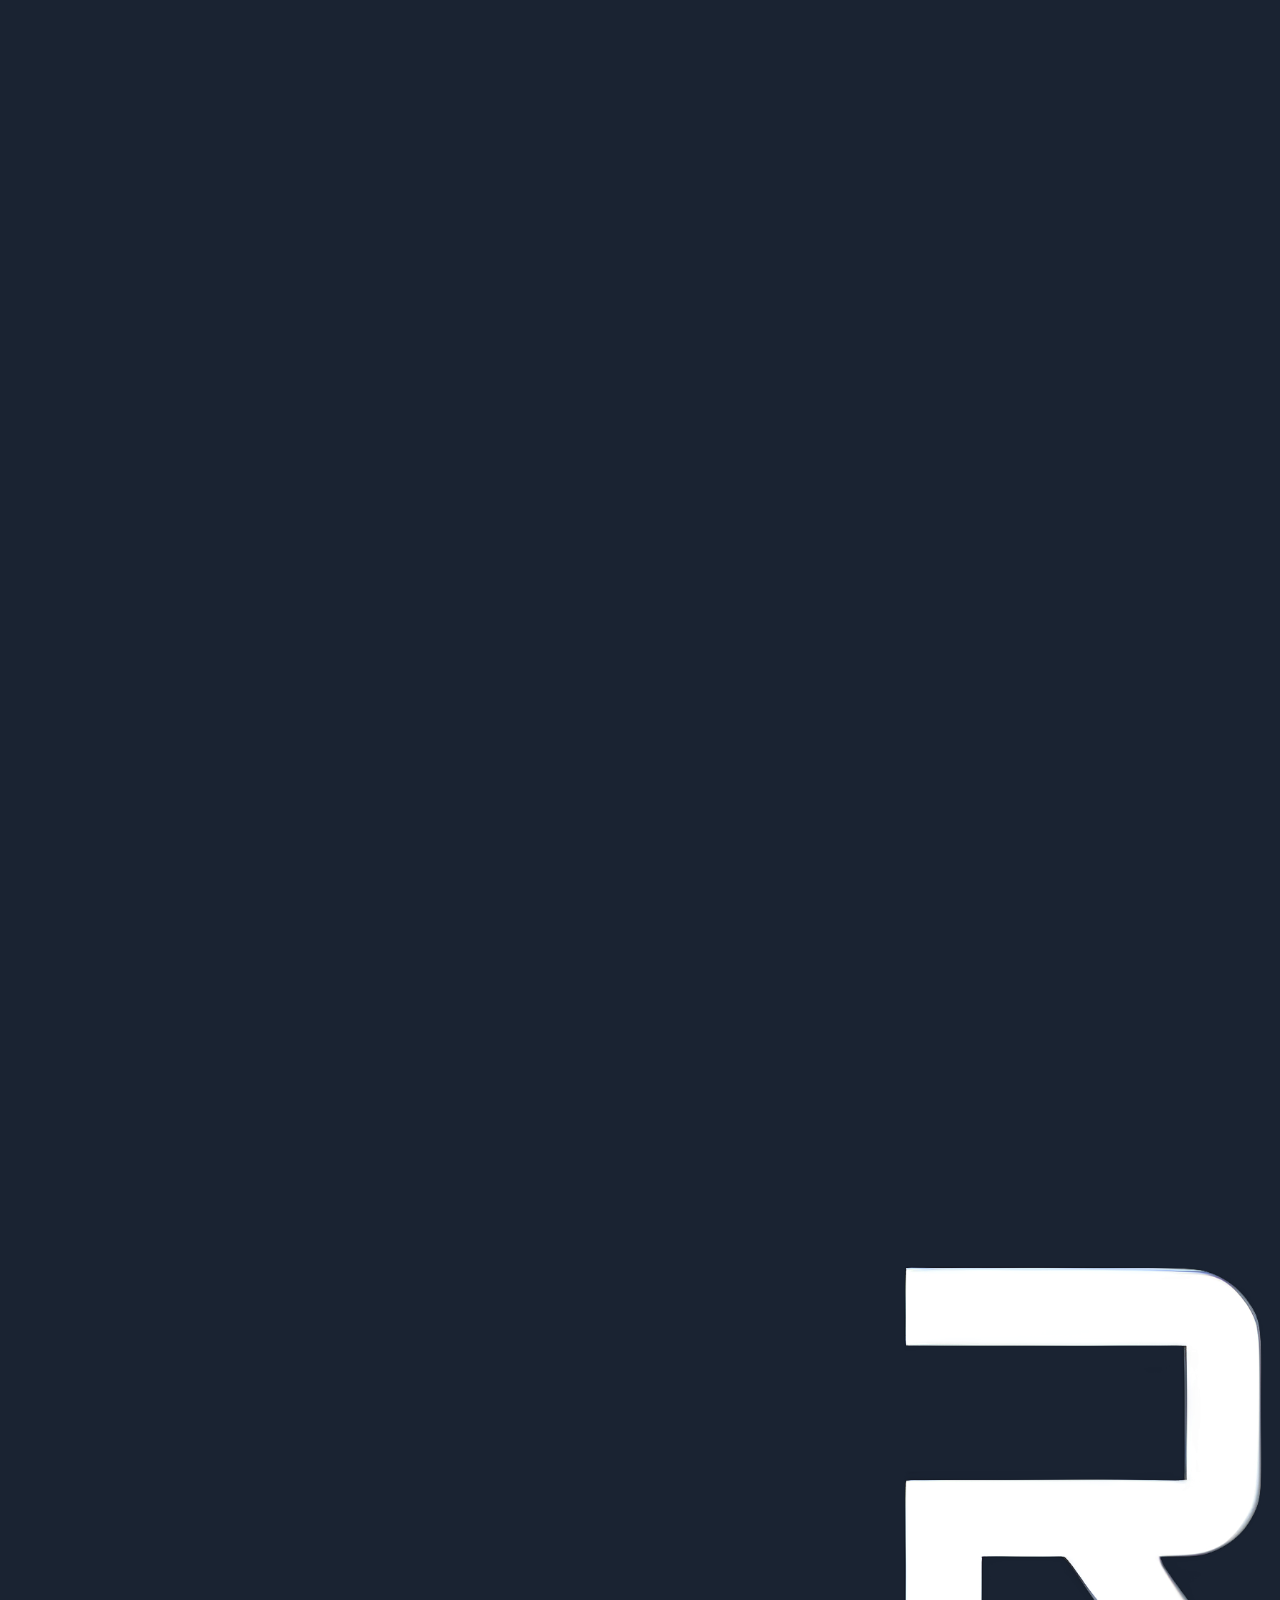
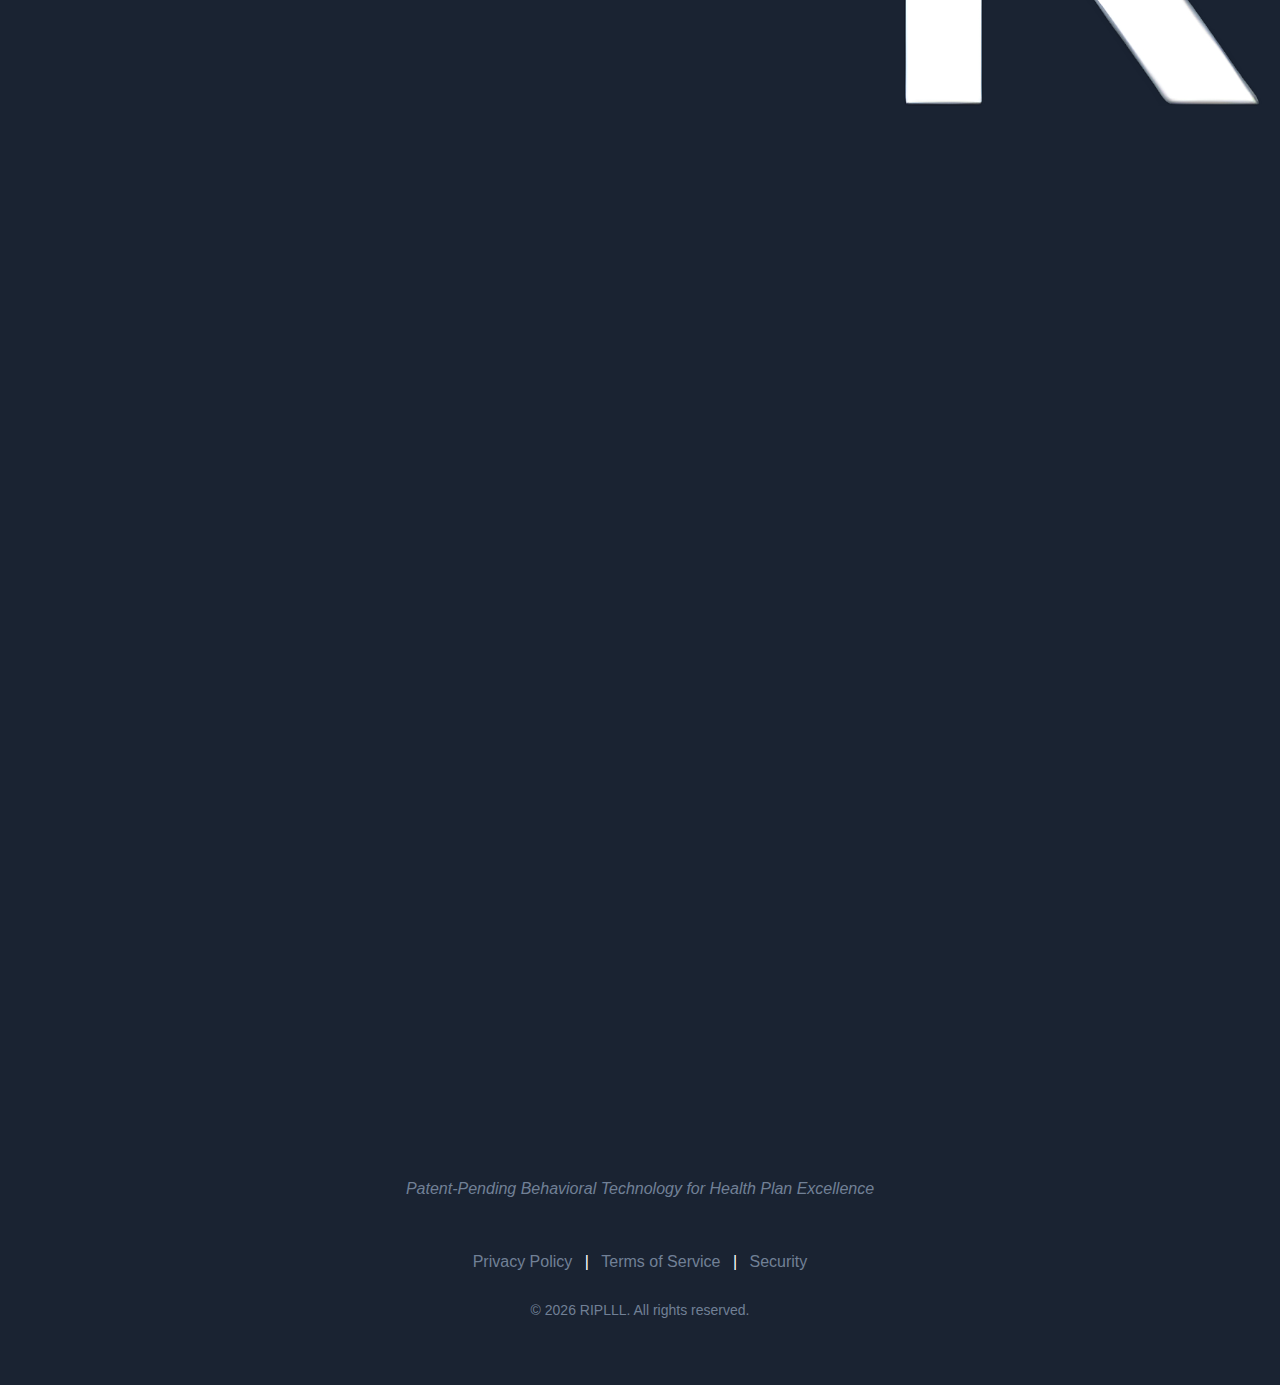
<file: insurance/chat.html>
<!DOCTYPE html>
<html lang="en">
<head>
    <meta charset="UTF-8">
    <meta name="viewport" content="width=device-width, initial-scale=1.0">
    <meta name="description" content="Chat with the RIPLLL Insurance AI agent to learn how RIPLLL transforms wellness programs into verified cost savings for health plans.">
    <title>RIPLLL | Insurance - See How It Works</title>
    <link rel="stylesheet" href="css/styles.css">
    <link rel="icon" type="image/x-icon" href="../favicon.ico">
    <link rel="icon" type="image/png" sizes="32x32" href="../images/favicon-32x32.png">
    <link rel="icon" type="image/png" sizes="16x16" href="../images/favicon-16x16.png">
    <link rel="apple-touch-icon" sizes="180x180" href="../images/apple-touch-icon.png">
    <!-- LinkedIn Insight Tag -->
    <script type="text/javascript">
        _linkedin_partner_id = "8663348";
        window._linkedin_data_partner_ids = window._linkedin_data_partner_ids || [];
        window._linkedin_data_partner_ids.push(_linkedin_partner_id);
    </script>
    <script type="text/javascript">
        (function(l) {
            if (!l){window.lintrk = function(a,b){window.lintrk.q.push([a,b])};
            window.lintrk.q=[]}
            var s = document.getElementsByTagName("script")[0];
            var b = document.createElement("script");
            b.type = "text/javascript";b.async = true;
            b.src = "https://snap.licdn.com/li.lms-analytics/insight.min.js";
            s.parentNode.insertBefore(b, s);
        })(window.lintrk);
    </script>
    <style>
        .chat-page {
            min-height: calc(100vh - 80px);
            display: flex;
            flex-direction: column;
            align-items: center;
            padding: 2rem 1rem;
            background: linear-gradient(135deg, #F0F7FF 0%, #E6F2FF 100%);
        }
        .chat-page .container {
            width: 100%;
            max-width: 900px;
        }
        .chat-header {
            text-align: center;
            margin-bottom: 1.5rem;
        }
        .chat-header h1 {
            font-size: 2rem;
            color: var(--text-dark);
            margin-bottom: 0.5rem;
        }
        .chat-header p {
            color: var(--text-medium);
            font-size: 1.05rem;
            margin-bottom: 0;
        }
        .chat-wrapper {
            background: var(--bg-white);
            border-radius: 12px;
            box-shadow: var(--shadow-lg);
            overflow: hidden;
        }
        .chat-wrapper iframe {
            display: block;
            border: none;
            width: 100%;
            height: 700px;
        }
        .back-link {
            display: inline-flex;
            align-items: center;
            gap: 0.5rem;
            margin-bottom: 1.5rem;
            color: var(--primary-blue);
            text-decoration: none;
            font-weight: 600;
            font-size: 0.95rem;
            transition: color 0.2s;
        }
        .back-link:hover {
            color: var(--primary-blue-dark);
        }
        .back-link svg {
            width: 18px;
            height: 18px;
        }
        @media (max-width: 768px) {
            .chat-header h1 {
                font-size: 1.5rem;
            }
            .chat-wrapper iframe {
                height: 600px;
            }
        }
    </style>
</head>
<body>
    <!-- Header/Navigation -->
    <header class="header">
        <div class="container">
            <div class="logo">
                <img src="../images/brand/text.png" alt="RIPLLL" class="logo-img">
            </div>
            <button class="mobile-menu-toggle" aria-label="Toggle menu">
                <span></span>
                <span></span>
                <span></span>
            </button>
            <nav class="nav">
                <ul>
                    <li><a href="../index.html">Home</a></li>
                    <li><a href="index.html">Insurance</a></li>
                    <li><a href="index.html#benefits">Benefits</a></li>
                    <li><a href="index.html#features">Features</a></li>
                    <li><a href="index.html#faq">FAQ</a></li>
                    <li><a href="index.html#contact" class="cta-button header-cta-button">Get in Touch</a></li>
                </ul>
            </nav>
        </div>
    </header>

    <!-- Chat Section -->
    <section class="chat-page">
        <div class="container">
            <a href="index.html" class="back-link">
                <svg xmlns="http://www.w3.org/2000/svg" viewBox="0 0 24 24" fill="none" stroke="currentColor" stroke-width="2" stroke-linecap="round" stroke-linejoin="round"><path d="M19 12H5"/><polyline points="12 19 5 12 12 5"/></svg>
                Back to Insurance Overview
            </a>
            <div class="chat-header">
                <h1>See How RIPLLL Works for Insurance</h1>
                <p>Chat with our AI agent to explore how RIPLLL transforms wellness programs into verified cost savings for your health plan.</p>
            </div>
            <div class="chat-wrapper">
                <iframe src="https://riplllinsurance-10037488.chipp.ai" height="700px" width="100%" title="RIPLLL Insurance" allow="microphone; camera"></iframe>
            </div>
        </div>
    </section>

    <!-- Footer -->
    <footer class="footer">
        <div class="container">
            <div class="footer-logo">
                <img src="../images/brand/riplll_stack.png" alt="RIPLLL" class="footer-logo-img">
                <p class="tagline-full">Patent-Pending Behavioral Technology for Health Plan Excellence</p>
            </div>
            <div class="footer-legal">
                <a href="../privacy.html">Privacy Policy</a> |
                <a href="#terms">Terms of Service</a> |
                <a href="#security">Security</a>
            </div>
            <div class="footer-copyright">
                <p>&copy; 2026 RIPLLL. All rights reserved.</p>
            </div>
        </div>
    </footer>

    <script src="js/main.js"></script>
    <!-- LinkedIn Insight Tag Noscript -->
    <noscript>
        <img height="1" width="1" style="display:none;" alt="" src="https://px.ads.linkedin.com/collect/?pid=8663348&fmt=gif" />
    </noscript>
</body>
</html>
</file>
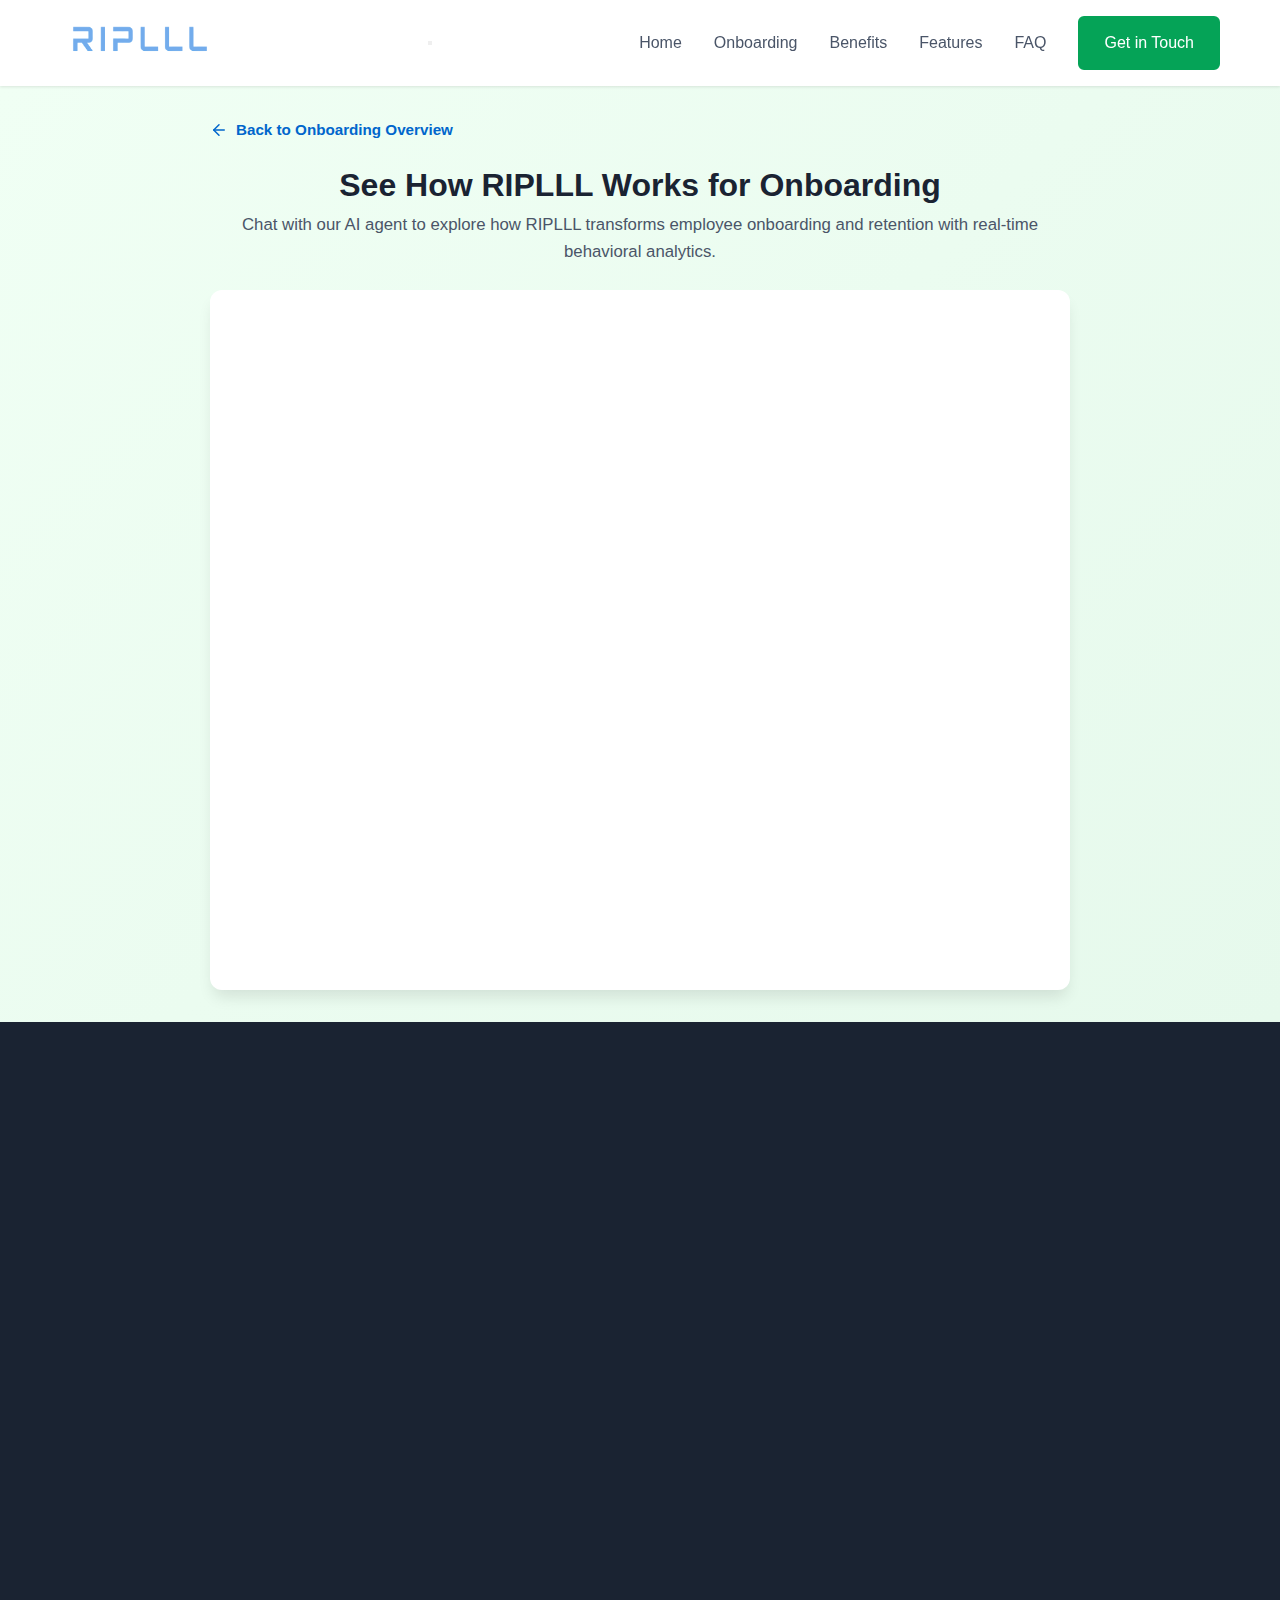
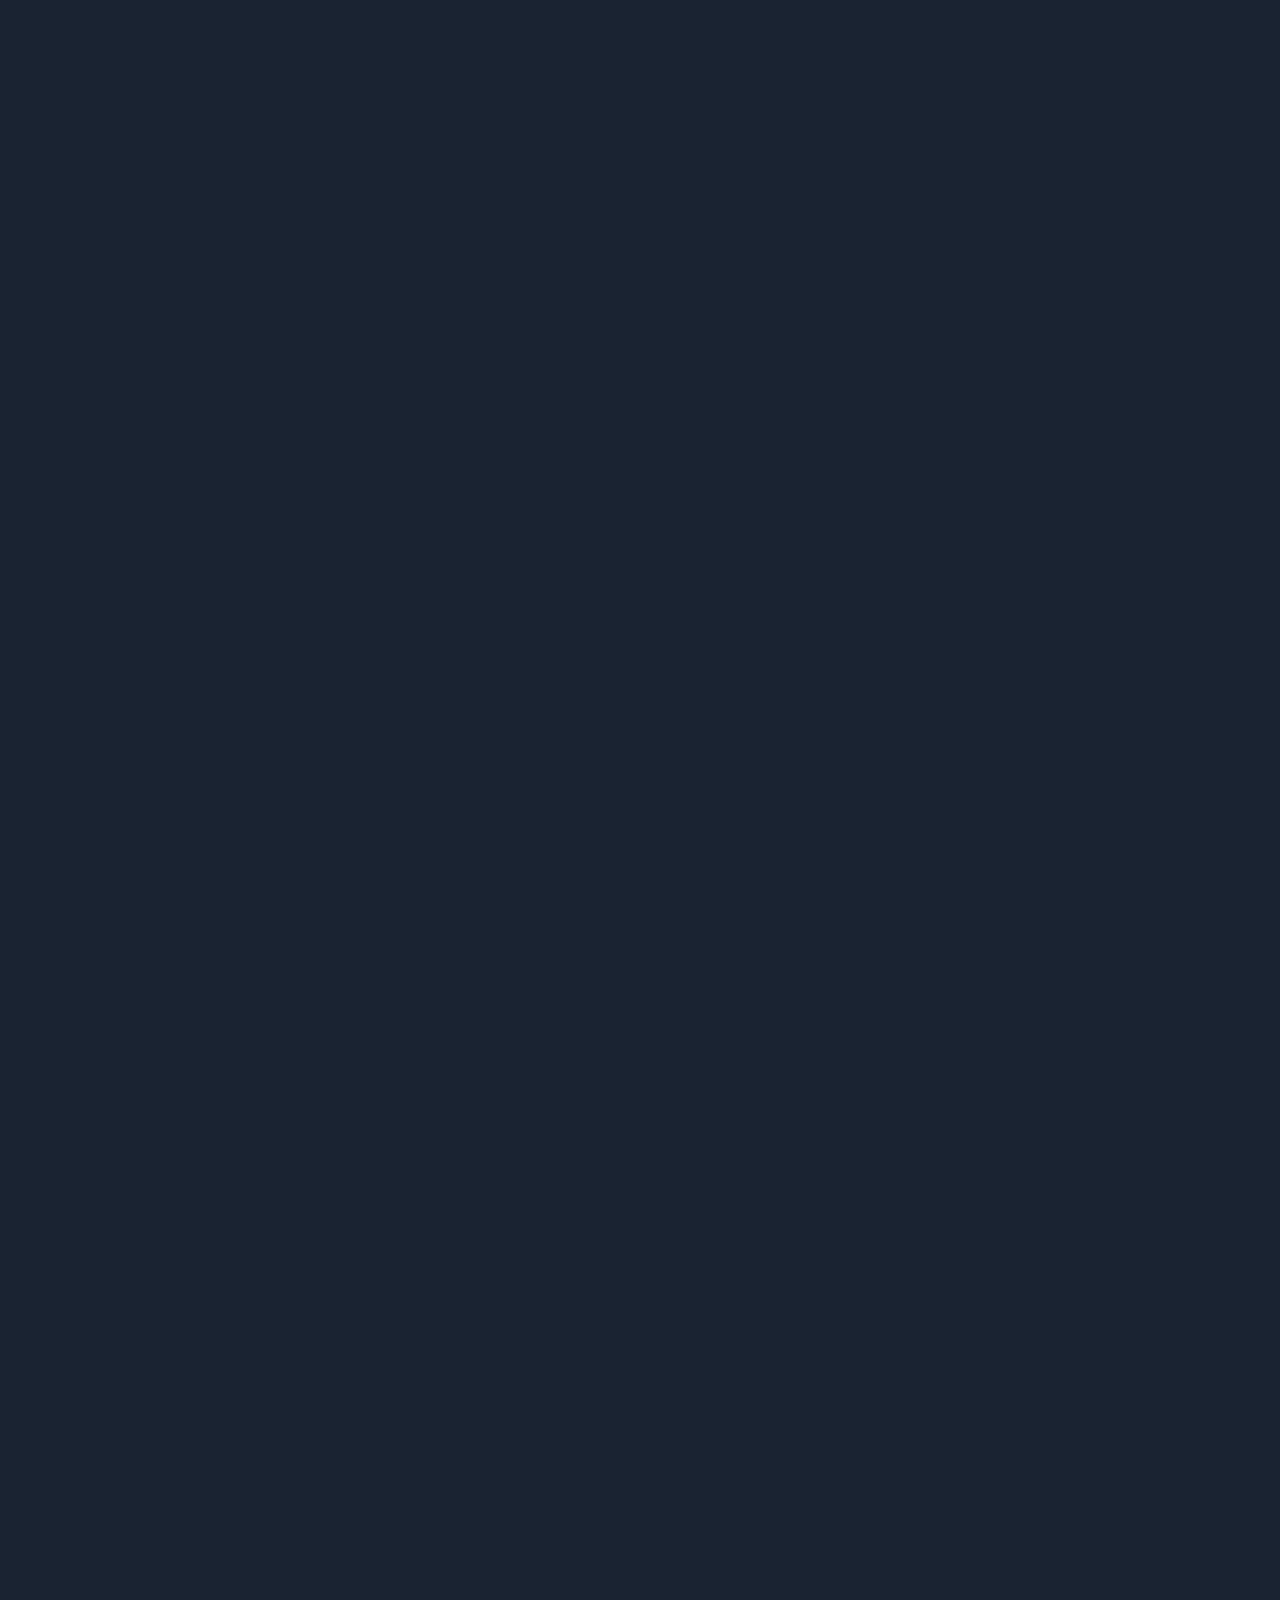
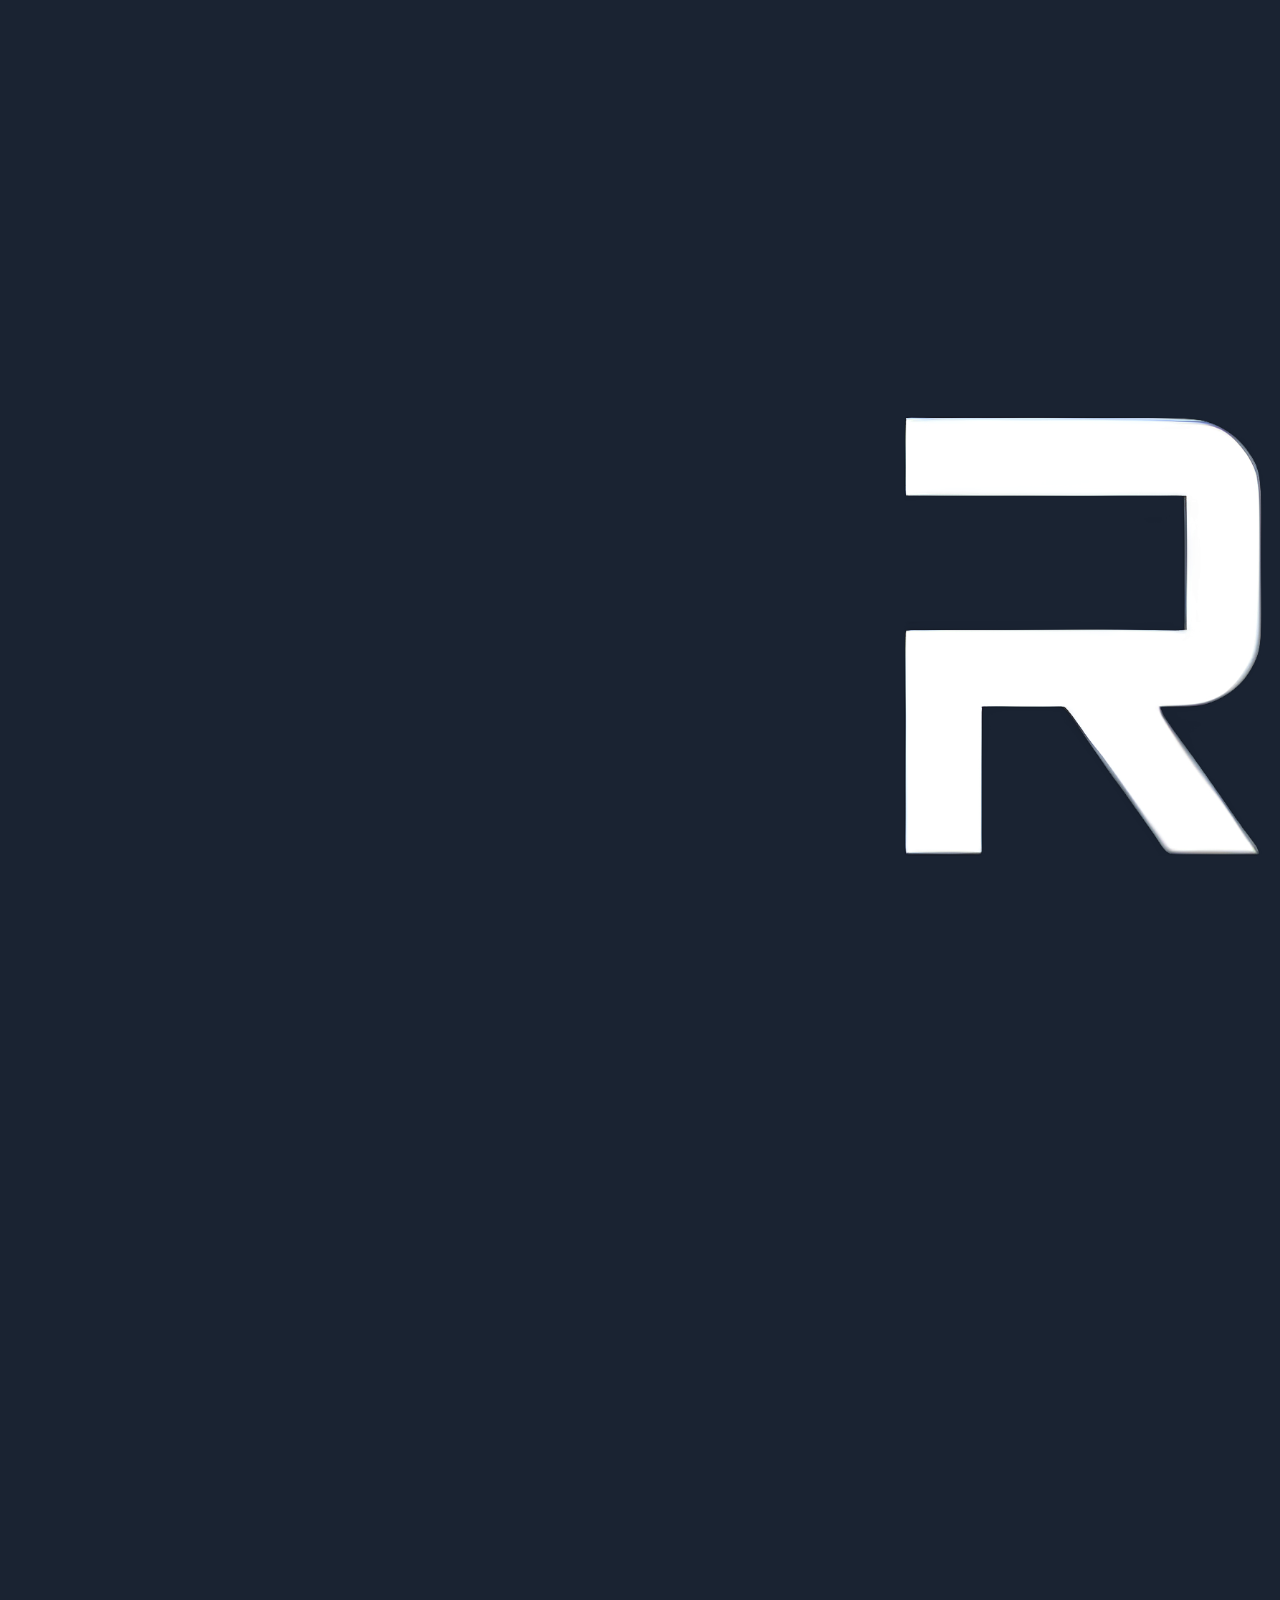
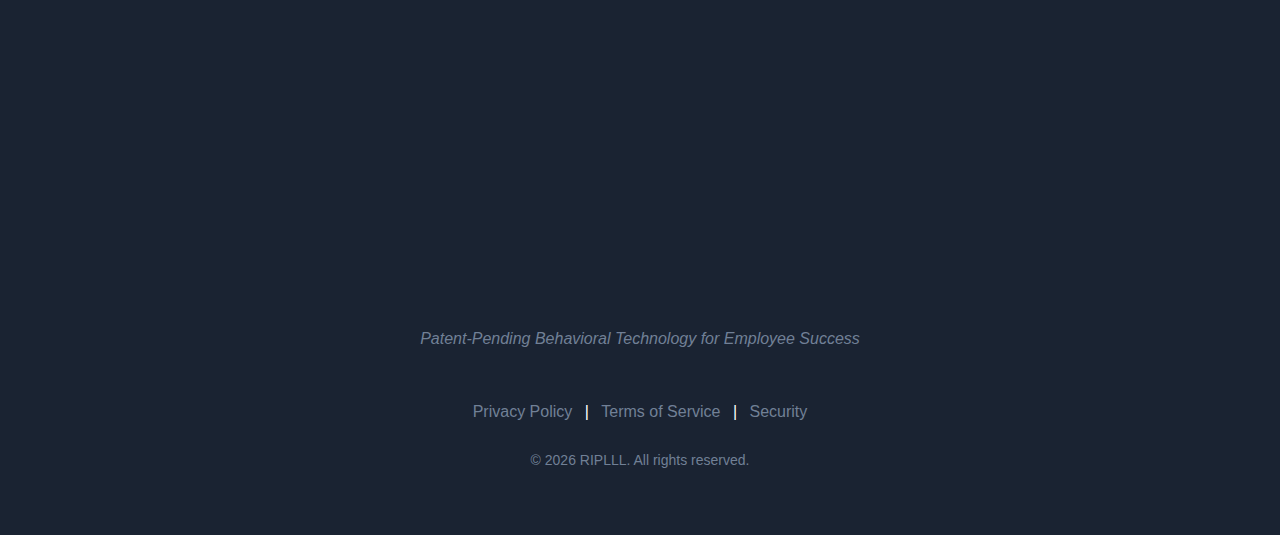
<file: onboarding/chat.html>
<!DOCTYPE html>
<html lang="en">
<head>
    <meta charset="UTF-8">
    <meta name="viewport" content="width=device-width, initial-scale=1.0">
    <meta name="description" content="Chat with the RIPLLL Onboarding AI agent to learn how RIPLLL transforms employee onboarding and retention with behavioral analytics.">
    <title>RIPLLL | Onboarding - See How It Works</title>
    <link rel="stylesheet" href="css/styles.css">
    <link rel="icon" type="image/x-icon" href="../favicon.ico">
    <link rel="icon" type="image/png" sizes="32x32" href="../images/favicon-32x32.png">
    <link rel="icon" type="image/png" sizes="16x16" href="../images/favicon-16x16.png">
    <link rel="apple-touch-icon" sizes="180x180" href="../images/apple-touch-icon.png">
    <!-- LinkedIn Insight Tag -->
    <script type="text/javascript">
        _linkedin_partner_id = "8663348";
        window._linkedin_data_partner_ids = window._linkedin_data_partner_ids || [];
        window._linkedin_data_partner_ids.push(_linkedin_partner_id);
    </script>
    <script type="text/javascript">
        (function(l) {
            if (!l){window.lintrk = function(a,b){window.lintrk.q.push([a,b])};
            window.lintrk.q=[]}
            var s = document.getElementsByTagName("script")[0];
            var b = document.createElement("script");
            b.type = "text/javascript";b.async = true;
            b.src = "https://snap.licdn.com/li.lms-analytics/insight.min.js";
            s.parentNode.insertBefore(b, s);
        })(window.lintrk);
    </script>
    <style>
        .logo-img {
            height: 40px;
            filter: invert(27%) sepia(82%) saturate(1800%) hue-rotate(182deg) brightness(92%) contrast(101%);
        }
        .chat-page {
            min-height: calc(100vh - 80px);
            display: flex;
            flex-direction: column;
            align-items: center;
            padding: 2rem 1rem;
            background: linear-gradient(135deg, #F0FFF4 0%, #E6F9EC 100%);
        }
        .chat-page .container {
            width: 100%;
            max-width: 900px;
        }
        .chat-header {
            text-align: center;
            margin-bottom: 1.5rem;
        }
        .chat-header h1 {
            font-size: 2rem;
            color: var(--text-dark);
            margin-bottom: 0.5rem;
        }
        .chat-header p {
            color: var(--text-medium);
            font-size: 1.05rem;
            margin-bottom: 0;
        }
        .chat-wrapper {
            background: var(--bg-white);
            border-radius: 12px;
            box-shadow: var(--shadow-lg);
            overflow: hidden;
        }
        .chat-wrapper iframe {
            display: block;
            border: none;
            width: 100%;
            height: 700px;
        }
        .back-link {
            display: inline-flex;
            align-items: center;
            gap: 0.5rem;
            margin-bottom: 1.5rem;
            color: var(--primary-blue);
            text-decoration: none;
            font-weight: 600;
            font-size: 0.95rem;
            transition: color 0.2s;
        }
        .back-link:hover {
            color: var(--primary-blue-dark);
        }
        .back-link svg {
            width: 18px;
            height: 18px;
        }
        @media (max-width: 768px) {
            .logo-img {
                height: 30px;
            }
            .chat-header h1 {
                font-size: 1.5rem;
            }
            .chat-wrapper iframe {
                height: 600px;
            }
        }
    </style>
</head>
<body>
    <!-- Header/Navigation -->
    <header class="header">
        <div class="container">
            <div class="logo">
                <img src="../images/brand/riplll_text.png" alt="RIPLLL" class="logo-img">
            </div>
            <button class="mobile-menu-toggle" aria-label="Toggle menu">
                <span></span>
                <span></span>
                <span></span>
            </button>
            <nav class="nav">
                <ul>
                    <li><a href="../index.html">Home</a></li>
                    <li><a href="index.html">Onboarding</a></li>
                    <li><a href="index.html#benefits">Benefits</a></li>
                    <li><a href="index.html#features">Features</a></li>
                    <li><a href="index.html#faq">FAQ</a></li>
                    <li><a href="index.html#contact" class="cta-button header-cta-button">Get in Touch</a></li>
                </ul>
            </nav>
        </div>
    </header>

    <!-- Chat Section -->
    <section class="chat-page">
        <div class="container">
            <a href="index.html" class="back-link">
                <svg xmlns="http://www.w3.org/2000/svg" viewBox="0 0 24 24" fill="none" stroke="currentColor" stroke-width="2" stroke-linecap="round" stroke-linejoin="round"><path d="M19 12H5"/><polyline points="12 19 5 12 12 5"/></svg>
                Back to Onboarding Overview
            </a>
            <div class="chat-header">
                <h1>See How RIPLLL Works for Onboarding</h1>
                <p>Chat with our AI agent to explore how RIPLLL transforms employee onboarding and retention with real-time behavioral analytics.</p>
            </div>
            <div class="chat-wrapper">
                <iframe src="https://riplllonboarding-10037495.chipp.ai" height="700px" width="100%" title="RIPLLL Onboarding" allow="microphone; camera"></iframe>
            </div>
        </div>
    </section>

    <!-- Footer -->
    <footer class="footer">
        <div class="container">
            <div class="footer-logo">
                <img src="../images/brand/riplll_stack.png" alt="RIPLLL" class="footer-logo-img">
                <p class="tagline-full">Patent-Pending Behavioral Technology for Employee Success</p>
            </div>
            <div class="footer-legal">
                <a href="../privacy.html">Privacy Policy</a> |
                <a href="#terms">Terms of Service</a> |
                <a href="#security">Security</a>
            </div>
            <div class="footer-copyright">
                <p>&copy; 2026 RIPLLL. All rights reserved.</p>
            </div>
        </div>
    </footer>

    <script src="js/main.js"></script>
    <!-- LinkedIn Insight Tag Noscript -->
    <noscript>
        <img height="1" width="1" style="display:none;" alt="" src="https://px.ads.linkedin.com/collect/?pid=8663348&fmt=gif" />
    </noscript>
</body>
</html>
</file>
<file: css/styles.css>
/* RIPLLL Landing Page Styles */
/* Inspired by modern healthcare tech design - clean, professional, trustworthy */

:root {
    /* Color Palette - Healthcare Tech Theme */
    --primary-blue: #0066CC;
    --primary-blue-dark: #004C99;
    --primary-blue-light: #3385D6;
    --secondary-teal: #00A896;
    --accent-green: #05A357;
    --text-dark: #1A2332;
    --text-medium: #4A5568;
    --text-light: #718096;
    --bg-white: #FFFFFF;
    --bg-light: #F7FAFC;
    --bg-lighter: #EDF2F7;
    --border-color: #E2E8F0;
    --shadow-sm: 0 1px 3px 0 rgba(0, 0, 0, 0.1);
    --shadow-md: 0 4px 6px -1px rgba(0, 0, 0, 0.1);
    --shadow-lg: 0 10px 15px -3px rgba(0, 0, 0, 0.1);
    --shadow-xl: 0 20px 25px -5px rgba(0, 0, 0, 0.1);
}

/* Reset and Base Styles */
* {
    margin: 0;
    padding: 0;
    box-sizing: border-box;
}

body {
    font-family: -apple-system, BlinkMacSystemFont, 'Segoe UI', 'Roboto', 'Oxygen', 'Ubuntu', 'Cantarell', 'Fira Sans', 'Droid Sans', 'Helvetica Neue', sans-serif;
    font-size: 16px;
    line-height: 1.6;
    color: var(--text-dark);
    background-color: var(--bg-white);
    -webkit-font-smoothing: antialiased;
    -moz-osx-font-smoothing: grayscale;
}

.container {
    max-width: 1200px;
    margin: 0 auto;
    padding: 0 20px;
}

/* Typography */
h1, h2, h3, h4, h5, h6 {
    font-weight: 700;
    line-height: 1.2;
    margin-bottom: 1rem;
    color: var(--text-dark);
}

h1 {
    font-size: 3rem;
}

h2 {
    font-size: 2.5rem;
}

h3 {
    font-size: 1.75rem;
}

p {
    margin-bottom: 1rem;
}

/* Header */
.header {
    background-color: var(--bg-white);
    box-shadow: var(--shadow-sm);
    position: sticky;
    top: 0;
    z-index: 100;
    padding: 1rem 0;
}

.header .container {
    display: flex;
    justify-content: space-between;
    align-items: center;
}

.logo h1 {
    font-size: 2rem;
    color: var(--primary-blue);
    margin-bottom: 0;
    letter-spacing: 2px;
}

.tagline-small {
    font-size: 0.75rem;
    color: var(--text-medium);
    font-style: italic;
    margin: 0;
}

.nav ul {
    list-style: none;
    display: flex;
    gap: 2rem;
    align-items: center;
}

.nav a {
    text-decoration: none;
    color: var(--text-medium);
    font-weight: 500;
    transition: color 0.3s ease;
}

.nav a:hover {
    color: var(--primary-blue);
}

/* Buttons and CTAs */
.cta-button,
.cta-button-primary {
    display: inline-block;
    padding: 0.75rem 1.5rem;
    background-color: var(--primary-blue);
    color: white;
    text-decoration: none;
    border-radius: 6px;
    font-weight: 600;
    transition: all 0.3s ease;
    border: 2px solid var(--primary-blue);
}

.cta-button:hover,
.cta-button-primary:hover {
    background-color: var(--primary-blue-dark);
    border-color: var(--primary-blue-dark);
    transform: translateY(-2px);
    box-shadow: var(--shadow-md);
}

.cta-button-primary {
    font-size: 1.125rem;
    padding: 1rem 2rem;
}

/* Header-specific CTA Button - Green with white text */
.header-cta-button {
    background-color: var(--accent-green) !important;
    color: white !important;
    border-color: var(--accent-green) !important;
}

.header-cta-button:hover {
    background-color: #048a47 !important;
    border-color: #048a47 !important;
    color: white !important;
}

.cta-link {
    color: var(--primary-blue);
    text-decoration: none;
    font-weight: 600;
    display: inline-flex;
    align-items: center;
    gap: 0.5rem;
    transition: all 0.3s ease;
}

.cta-link:hover {
    color: var(--primary-blue-dark);
    transform: translateX(4px);
}

/* Hero Section */
.hero {
    background: linear-gradient(135deg, var(--bg-light) 0%, var(--bg-lighter) 100%);
    padding: 5rem 0;
}

.hero .container {
    display: grid;
    grid-template-columns: 1fr 1fr;
    gap: 3rem;
    align-items: center;
}

.hero-content {
    padding-right: 2rem;
}

.hero-title {
    font-size: 3.5rem;
    color: var(--text-dark);
    margin-bottom: 1.5rem;
    line-height: 1.1;
}

.hero-subtitle {
    font-size: 1.25rem;
    color: var(--text-medium);
    margin-bottom: 1.5rem;
    line-height: 1.6;
}

.hero-supporting {
    font-size: 1.125rem;
    color: var(--text-light);
    margin-bottom: 2rem;
}

.hero-visual {
    position: relative;
}

.hero-image {
    width: 100%;
    height: auto;
    max-width: 600px;
    border-radius: 12px;
    box-shadow: var(--shadow-xl);
    object-fit: cover;
}

.hero-ctas {
    display: flex;
    gap: 1rem;
    margin-top: 2rem;
}

.cta-button-secondary {
    display: inline-block;
    padding: 1rem 2rem;
    background-color: white;
    color: var(--primary-blue);
    text-decoration: none;
    border-radius: 6px;
    font-weight: 600;
    font-size: 1.125rem;
    transition: all 0.3s ease;
    border: 2px solid var(--primary-blue);
}

.cta-button-secondary:hover {
    background-color: var(--bg-light);
    border-color: var(--primary-blue-dark);
    color: var(--primary-blue-dark);
    transform: translateY(-2px);
    box-shadow: var(--shadow-md);
}

.visual-grid {
    display: grid;
    grid-template-columns: repeat(3, 1fr);
    gap: 1rem;
    margin-bottom: 1rem;
}

.visual-panel {
    background-color: var(--bg-white);
    border-radius: 8px;
    box-shadow: var(--shadow-md);
    overflow: hidden;
}

.visual-placeholder {
    aspect-ratio: 3/4;
    background: linear-gradient(135deg, var(--primary-blue-light) 0%, var(--secondary-teal) 100%);
    display: flex;
    align-items: center;
    justify-content: center;
    padding: 1rem;
    color: white;
    text-align: center;
    font-size: 0.875rem;
    font-weight: 500;
}

.visual-overlay {
    background-color: var(--text-dark);
    color: white;
    padding: 1rem;
    border-radius: 6px;
    text-align: center;
    font-weight: 600;
    font-size: 0.875rem;
}

/* Section Styling */
section {
    padding: 5rem 0;
}

.section-title {
    text-align: center;
    margin-bottom: 1rem;
    color: var(--text-dark);
}

.section-subtitle {
    text-align: center;
    font-size: 1.25rem;
    color: var(--text-medium);
    max-width: 800px;
    margin: 0 auto 3rem;
}

.section-text {
    text-align: center;
    font-size: 1.125rem;
    color: var(--text-medium);
    max-width: 800px;
    margin: 0 auto 2rem;
}

/* Powered By Section */
.powered-by {
    background-color: var(--bg-light);
}

.logo-row {
    display: grid;
    grid-template-columns: repeat(4, 1fr);
    gap: 2rem;
    margin: 3rem 0;
    padding: 2rem 0;
}

.partner-logo {
    background-color: var(--bg-white);
    padding: 2rem 1rem;
    border-radius: 8px;
    box-shadow: var(--shadow-sm);
    text-align: center;
    font-weight: 600;
    color: var(--text-medium);
    display: flex;
    align-items: center;
    justify-content: center;
    min-height: 120px;
    transition: all 0.3s ease;
}

.partner-logo img {
    max-width: 100%;
    max-height: 80px;
    width: auto;
    height: auto;
    object-fit: contain;
}

.partner-logo:hover {
    box-shadow: var(--shadow-md);
    transform: translateY(-4px);
}

.award-badge {
    background: linear-gradient(135deg, var(--primary-blue) 0%, var(--secondary-teal) 100%);
    color: white;
}

.clarifying-text {
    text-align: center;
    font-style: italic;
    color: var(--text-light);
    margin-top: 2rem;
}

/* Use Cases Section */
.use-cases {
    background-color: var(--bg-white);
}

.use-case {
    display: grid;
    grid-template-columns: auto 1fr;
    gap: 2rem;
    margin-bottom: 4rem;
    padding: 2rem;
    background-color: var(--bg-light);
    border-radius: 12px;
    box-shadow: var(--shadow-sm);
    transition: all 0.3s ease;
}

.use-case:hover {
    box-shadow: var(--shadow-lg);
    transform: translateY(-4px);
}

.use-case-icon {
    display: flex;
    align-items: flex-start;
    justify-content: center;
    padding-top: 0.5rem;
}

.use-case-icon .icon {
    font-size: 3rem;
    background: linear-gradient(135deg, var(--primary-blue) 0%, var(--secondary-teal) 100%);
    -webkit-background-clip: text;
    -webkit-text-fill-color: transparent;
    background-clip: text;
}

.use-case h3 {
    color: var(--primary-blue);
    margin-bottom: 1rem;
}

.use-case-description {
    color: var(--text-medium);
    margin-bottom: 1.5rem;
    line-height: 1.7;
}

.benefits-list {
    list-style: none;
    margin-bottom: 1.5rem;
}

.benefits-list li {
    padding-left: 1.5rem;
    margin-bottom: 0.75rem;
    position: relative;
    color: var(--text-medium);
}

.benefits-list li:before {
    content: "✓";
    position: absolute;
    left: 0;
    color: var(--accent-green);
    font-weight: bold;
}

/* Why RIPLLL Section */
.why-riplll {
    background-color: var(--bg-lighter);
}

.benefits-grid {
    display: grid;
    grid-template-columns: repeat(2, 1fr);
    gap: 2rem;
    margin-top: 3rem;
}

.benefit {
    background-color: var(--bg-white);
    padding: 2rem;
    border-radius: 12px;
    box-shadow: var(--shadow-md);
    transition: all 0.3s ease;
}

.benefit:hover {
    box-shadow: var(--shadow-xl);
    transform: translateY(-8px);
}

.benefit-icon {
    font-size: 3rem;
    margin-bottom: 1rem;
    background: linear-gradient(135deg, var(--primary-blue) 0%, var(--secondary-teal) 100%);
    -webkit-background-clip: text;
    -webkit-text-fill-color: transparent;
    background-clip: text;
}

.benefit-icon .icon-img,
.step-icon .icon-img,
.feature-icon .icon-img,
.use-case-icon .icon-img {
    width: 48px;
    height: 48px;
    object-fit: contain;
}

.benefit h3 {
    color: var(--primary-blue);
    margin-bottom: 1rem;
    font-size: 1.5rem;
}

.benefit p {
    color: var(--text-medium);
    line-height: 1.7;
}

.stat {
    background-color: var(--bg-light);
    padding: 1rem;
    border-radius: 6px;
    border-left: 4px solid var(--accent-green);
    font-weight: 600;
    color: var(--primary-blue);
    margin-top: 1rem;
}

/* How It Works Section */
.how-it-works {
    background-color: var(--bg-white);
}

.step-zero {
    background: linear-gradient(135deg, var(--primary-blue) 0%, var(--secondary-teal) 100%);
    color: white;
    padding: 2rem;
    border-radius: 12px;
    text-align: center;
    margin-bottom: 3rem;
    box-shadow: var(--shadow-lg);
}

.step-zero h3 {
    color: white;
    font-size: 1.75rem;
    margin-bottom: 1rem;
}

.step-zero p {
    color: white;
    font-size: 1.125rem;
    line-height: 1.7;
    margin-bottom: 0;
    max-width: 900px;
    margin-left: auto;
    margin-right: auto;
}

.steps {
    display: grid;
    grid-template-columns: repeat(auto-fit, minmax(300px, 1fr));
    gap: 3rem;
    margin-top: 3rem;
}

.step {
    text-align: center;
    padding: 2rem;
    background-color: var(--bg-light);
    border-radius: 12px;
    position: relative;
    box-shadow: var(--shadow-sm);
    transition: all 0.3s ease;
}

.step:hover {
    box-shadow: var(--shadow-lg);
    transform: translateY(-4px);
}

.step-number {
    position: absolute;
    top: -1rem;
    left: 50%;
    transform: translateX(-50%);
    width: 3rem;
    height: 3rem;
    background: linear-gradient(135deg, var(--primary-blue) 0%, var(--secondary-teal) 100%);
    color: white;
    border-radius: 50%;
    display: flex;
    align-items: center;
    justify-content: center;
    font-size: 1.5rem;
    font-weight: bold;
    box-shadow: var(--shadow-md);
}

.step-icon {
    font-size: 3rem;
    margin: 2rem 0 1rem;
}

.step h3 {
    color: var(--primary-blue);
    margin-bottom: 1rem;
}

.step p {
    color: var(--text-medium);
    line-height: 1.7;
    margin-bottom: 1.5rem;
}

.time-estimate {
    background-color: var(--bg-white);
    padding: 0.75rem;
    border-radius: 6px;
    font-weight: 600;
    color: var(--accent-green);
    font-size: 0.875rem;
}

/* Features Section */
.features {
    background-color: var(--bg-lighter);
}

.features-grid {
    display: grid;
    grid-template-columns: repeat(auto-fit, minmax(300px, 1fr));
    gap: 2rem;
    margin-top: 3rem;
}

.feature {
    background-color: var(--bg-white);
    padding: 2rem;
    border-radius: 12px;
    box-shadow: var(--shadow-md);
    transition: all 0.3s ease;
}

.feature:hover {
    box-shadow: var(--shadow-xl);
    transform: translateY(-4px);
}

.feature-icon {
    font-size: 2.5rem;
    margin-bottom: 1rem;
}

.feature h3 {
    color: var(--primary-blue);
    margin-bottom: 1rem;
    font-size: 1.25rem;
}

.feature p {
    color: var(--text-medium);
    line-height: 1.7;
    margin-bottom: 1rem;
}

.tech-detail {
    background-color: var(--bg-light);
    padding: 0.75rem;
    border-radius: 6px;
    font-size: 0.875rem;
    font-style: italic;
    color: var(--text-light);
    border-left: 3px solid var(--primary-blue);
}

/* Testimonials Section */
.testimonials {
    background-color: var(--bg-white);
}

.testimonials-grid {
    display: grid;
    grid-template-columns: repeat(auto-fit, minmax(300px, 1fr));
    gap: 2rem;
    margin-top: 3rem;
}

.testimonial {
    background-color: var(--bg-light);
    padding: 2rem;
    border-radius: 12px;
    box-shadow: var(--shadow-md);
    display: flex;
    flex-direction: column;
    justify-content: space-between;
}

.quote {
    font-size: 1.125rem;
    font-style: italic;
    color: var(--text-dark);
    margin-bottom: 1.5rem;
    line-height: 1.7;
    position: relative;
    padding-left: 1.5rem;
    border-left: 4px solid var(--primary-blue);
}

.attribution .name {
    font-weight: 700;
    color: var(--text-dark);
    margin-bottom: 0.25rem;
}

.attribution .title,
.attribution .organization {
    color: var(--text-medium);
    font-size: 0.875rem;
    margin-bottom: 0.25rem;
}

.award {
    background: linear-gradient(135deg, var(--primary-blue) 0%, var(--secondary-teal) 100%);
    color: white;
}

.award-badge {
    text-align: center;
    margin-bottom: 1.5rem;
}

.award-title {
    font-size: 1.5rem;
    font-weight: 700;
    margin-bottom: 0.5rem;
}

.award-org {
    font-size: 1rem;
    font-style: italic;
}

.award-text {
    color: white;
}

.research h4 {
    color: var(--primary-blue);
    margin-bottom: 1rem;
}

.research-partners {
    margin-top: 1rem;
    font-weight: 600;
    color: var(--primary-blue);
    font-size: 0.875rem;
}

/* FAQ Section */
.faq {
    background-color: var(--bg-lighter);
}

.faq-list {
    max-width: 900px;
    margin: 3rem auto 0;
}

.faq-item {
    background-color: var(--bg-white);
    padding: 2rem;
    border-radius: 12px;
    margin-bottom: 1.5rem;
    box-shadow: var(--shadow-sm);
    transition: all 0.3s ease;
}

.faq-item:hover {
    box-shadow: var(--shadow-md);
}

.faq-item h3 {
    color: var(--primary-blue);
    margin-bottom: 1rem;
    font-size: 1.25rem;
}

.faq-item p {
    color: var(--text-medium);
    line-height: 1.7;
}

.faq-item ul {
    margin-left: 2rem;
    margin-top: 0.5rem;
    color: var(--text-medium);
}

.faq-item li {
    margin-bottom: 0.5rem;
}

/* Final CTA Section */
.final-cta {
    background: linear-gradient(135deg, var(--primary-blue) 0%, var(--secondary-teal) 100%);
    color: white;
    text-align: center;
}

.final-cta .section-title,
.final-cta .section-subtitle,
.final-cta .supporting-text {
    color: white;
}

.final-cta .cta-button-primary {
    background-color: var(--primary-blue);
    color: white;
    border-color: var(--primary-blue);
}

.final-cta .cta-button-primary:hover {
    background-color: var(--primary-blue-dark);
    border-color: var(--primary-blue-dark);
}

/* Footer */
.footer {
    background-color: var(--text-dark);
    color: white;
    padding: 4rem 0 2rem;
}

.footer-logo {
    text-align: center;
    margin-bottom: 3rem;
}

.footer-logo h2 {
    color: white;
    font-size: 2.5rem;
    letter-spacing: 2px;
}

.tagline,
.tagline-full {
    color: var(--text-light);
    font-style: italic;
}

.footer-columns {
    display: grid;
    grid-template-columns: repeat(auto-fit, minmax(200px, 1fr));
    gap: 2rem;
    margin-bottom: 3rem;
}

.footer-column h3 {
    color: white;
    font-size: 1.125rem;
    margin-bottom: 1rem;
}

.footer-column ul {
    list-style: none;
}

.footer-column a {
    color: var(--text-light);
    text-decoration: none;
    display: block;
    padding: 0.25rem 0;
    transition: color 0.3s ease;
}

.footer-column a:hover {
    color: white;
}

.footer-contact {
    text-align: center;
    margin-bottom: 2rem;
}

.footer-contact a {
    color: var(--primary-blue-light);
    text-decoration: none;
}

.footer-badges {
    display: flex;
    flex-wrap: wrap;
    justify-content: center;
    gap: 1rem;
    margin-bottom: 2rem;
}

.badge {
    background-color: rgba(255, 255, 255, 0.1);
    padding: 0.5rem 1rem;
    border-radius: 20px;
    font-size: 0.875rem;
    border: 1px solid rgba(255, 255, 255, 0.2);
}

.footer-social,
.footer-legal {
    text-align: center;
    margin-bottom: 1.5rem;
}

.footer-social a,
.footer-legal a {
    color: var(--text-light);
    text-decoration: none;
    margin: 0 0.5rem;
    transition: color 0.3s ease;
}

.footer-social a:hover,
.footer-legal a:hover {
    color: white;
}

.footer-copyright {
    text-align: center;
    color: var(--text-light);
    font-size: 0.875rem;
    margin-bottom: 2rem;
}

.footer-final-cta {
    text-align: center;
}

.footer-final-cta .cta-button {
    background-color: var(--primary-blue) !important;
    background-image: none !important;
    color: white !important;
    border-color: var(--primary-blue) !important;
}

.footer-final-cta .cta-button:hover {
    background-color: var(--primary-blue-dark) !important;
    background-image: none !important;
    border-color: var(--primary-blue-dark) !important;
    color: white !important;
}

/* Responsive Design */
@media (max-width: 1024px) {
    .hero .container {
        grid-template-columns: 1fr;
    }

    .hero-content {
        padding-right: 0;
        text-align: center;
    }

    .hero-title {
        font-size: 2.5rem;
    }
}

@media (max-width: 768px) {
    .header .container {
        flex-direction: column;
        gap: 1rem;
    }

    .nav ul {
        flex-direction: column;
        gap: 0.5rem;
    }

    .hero-title {
        font-size: 2rem;
    }

    .section-title {
        font-size: 2rem;
    }

    .visual-grid {
        grid-template-columns: 1fr;
    }

    .use-case {
        grid-template-columns: 1fr;
        gap: 1rem;
    }

    .steps,
    .benefits-grid,
    .features-grid,
    .testimonials-grid {
        grid-template-columns: 1fr;
    }

    .footer-columns {
        grid-template-columns: 1fr;
    }
}

@media (max-width: 480px) {
    .hero-title {
        font-size: 1.75rem;
    }

    .section-title {
        font-size: 1.75rem;
    }

    .cta-button-primary {
        font-size: 1rem;
        padding: 0.875rem 1.5rem;
    }
}
</file>
<file: coaching/css/styles.css>
/* RIPLLL Executive Coaching Landing Page Styles */
/* Extends the main RIPLLL design system with coaching-specific styling */

/* Import base styles from parent */
@import url('../../css/styles.css');

/* Coaching-Specific Color Enhancements */
:root {
    --coaching-primary: #1E3A5F;
    --premium-gold: #D4AF37;
    --trust-blue: #4A90E2;
    --success-teal: #00A896;
    --executive-slate: #2C3E50;
}

/* Hero Section - Coaching Specific */
.coaching-hero {
    background: linear-gradient(135deg, #F8F9FA 0%, #E9ECEF 100%);
}

.coaching-hero .hero-title {
    color: var(--coaching-primary);
}

/* Hero Dashboard - Coaching Specific */
.coaching-dashboard {
    display: flex;
    flex-direction: column;
    gap: 1.25rem;
}

.dashboard-card {
    background: white;
    padding: 1.5rem;
    border-radius: 12px;
    box-shadow: var(--shadow-md);
    border-left: 4px solid var(--coaching-primary);
}

.card-header {
    font-size: 0.875rem;
    font-weight: 700;
    text-transform: uppercase;
    letter-spacing: 1px;
    color: var(--text-medium);
    margin-bottom: 1rem;
    padding-bottom: 0.75rem;
    border-bottom: 2px solid var(--bg-lighter);
}

.exec-profile {
    display: flex;
    flex-direction: column;
    gap: 1rem;
}

.profile-info {
    margin-bottom: 0.5rem;
}

.exec-name {
    font-weight: 700;
    color: var(--text-dark);
    font-size: 1rem;
    margin: 0 0 0.25rem 0;
}

.exec-company {
    font-size: 0.875rem;
    color: var(--text-medium);
    margin: 0;
}

.progress-bar-container {
    margin-bottom: 0.75rem;
}

.progress-label {
    font-size: 0.875rem;
    font-weight: 600;
    color: var(--text-dark);
    margin-bottom: 0.5rem;
}

.progress-bar {
    position: relative;
    height: 24px;
    background-color: var(--bg-lighter);
    border-radius: 6px;
    overflow: hidden;
}

.progress-fill {
    height: 100%;
    background: linear-gradient(90deg, var(--success-teal) 0%, var(--trust-blue) 100%);
    border-radius: 6px;
    transition: width 0.3s ease;
}

.progress-value {
    position: absolute;
    right: 8px;
    top: 50%;
    transform: translateY(-50%);
    font-size: 0.75rem;
    font-weight: 700;
    color: var(--text-dark);
}

.verified-actions {
    display: flex;
    flex-direction: column;
    gap: 0.5rem;
}

.action-item {
    font-size: 0.875rem;
    color: var(--success-teal);
    font-weight: 600;
    margin: 0;
}

.coach-metrics {
    display: flex;
    gap: 1.5rem;
    margin-bottom: 1rem;
}

.metric-small {
    display: flex;
    flex-direction: column;
    gap: 0.25rem;
}

.metric-label-small {
    font-size: 0.75rem;
    text-transform: uppercase;
    letter-spacing: 0.5px;
    color: var(--text-medium);
    font-weight: 600;
}

.metric-value-small {
    font-size: 1.5rem;
    font-weight: 700;
    color: var(--text-dark);
}

.metric-value-small.success {
    color: var(--success-teal);
}

.trend-indicator {
    display: flex;
    justify-content: space-between;
    align-items: center;
    background-color: var(--bg-light);
    padding: 0.75rem 1rem;
    border-radius: 6px;
}

.trend-label {
    font-size: 0.875rem;
    font-weight: 600;
    color: var(--text-medium);
}

.trend-value {
    font-size: 1rem;
    font-weight: 700;
    color: var(--success-teal);
}

/* Dashboard Showcase */
.dashboard-showcase {
    display: grid;
    grid-template-columns: 1fr;
    gap: 1.25rem;
    margin-top: 2rem;
}

.dashboard-panel {
    background: white;
    padding: 1.5rem;
    border-radius: 12px;
    box-shadow: var(--shadow-md);
    border-left: 4px solid var(--coaching-primary);
}

.client-panel {
    border-left-color: var(--trust-blue);
    background: linear-gradient(135deg, #F0F7FF 0%, #E6F2FF 100%);
}

.progress-panel {
    border-left-color: var(--success-teal);
    background: linear-gradient(135deg, #F0FFF8 0%, #E6F9F4 100%);
}

.panel-header {
    font-size: 0.875rem;
    font-weight: 700;
    text-transform: uppercase;
    letter-spacing: 1px;
    color: var(--text-medium);
    margin-bottom: 1rem;
    padding-bottom: 0.75rem;
    border-bottom: 2px solid var(--bg-lighter);
}

/* Client Progress Display */
.client-progress {
    display: flex;
    flex-direction: column;
    gap: 1rem;
}

.client-item {
    display: flex;
    justify-content: space-between;
    align-items: center;
    padding: 0.75rem;
    background-color: white;
    border-radius: 6px;
    border-left: 3px solid var(--trust-blue);
}

.client-name {
    font-weight: 700;
    color: var(--text-dark);
    font-size: 0.9375rem;
}

.client-status {
    font-size: 0.875rem;
    color: var(--text-medium);
    font-weight: 600;
}

.client-status.active {
    color: var(--success-teal);
}

/* Progress Metrics */
.progress-metrics {
    display: flex;
    justify-content: space-around;
    gap: 1.5rem;
}

.progress-metric {
    text-align: center;
    flex: 1;
}

.progress-label {
    font-size: 0.75rem;
    text-transform: uppercase;
    letter-spacing: 0.5px;
    color: var(--text-medium);
    margin-bottom: 0.5rem;
    font-weight: 600;
}

.progress-value {
    font-size: 2rem;
    font-weight: 700;
    color: var(--text-dark);
}

.progress-value.success {
    color: var(--success-teal);
}

/* Trust Logos */
.trust-logos {
    display: flex;
    justify-content: center;
    align-items: center;
    gap: 2rem;
    flex-wrap: wrap;
    margin-top: 2rem;
}

.trust-logo {
    background-color: var(--coaching-primary);
    color: white;
    padding: 0.75rem 1.5rem;
    border-radius: 8px;
    font-size: 0.875rem;
    font-weight: 600;
    border: none;
}

/* Stats Enhancement */
.stat {
    background: linear-gradient(135deg, var(--bg-light) 0%, var(--bg-lighter) 100%);
    padding: 1rem 1.25rem;
    border-radius: 8px;
    border-left: 4px solid var(--premium-gold);
    font-weight: 600;
    color: var(--text-dark);
    margin-top: 1.5rem;
    font-size: 0.9375rem;
}

/* Why It Matters Callout */
.why-it-matters {
    background-color: #FFF9E6;
    padding: 1rem 1.25rem;
    border-radius: 6px;
    border-left: 4px solid var(--premium-gold);
    font-weight: 600;
    color: var(--text-dark);
    margin-top: 1rem;
    font-size: 0.9375rem;
}

/* Coaching Benefits */
.coaching-benefit {
    border-left: 4px solid var(--coaching-primary);
}

.coaching-benefit:hover {
    border-left-color: var(--premium-gold);
}

.coaching-benefit .benefit-icon {
    background: none;
    -webkit-background-clip: unset;
    -webkit-text-fill-color: unset;
    background-clip: unset;
}

/* Process Steps */
.process-step {
    text-align: center;
    padding: 2rem;
}

.step-number {
    display: inline-block;
    width: 60px;
    height: 60px;
    border-radius: 50%;
    background: linear-gradient(135deg, var(--coaching-primary) 0%, var(--executive-slate) 100%);
    color: white;
    font-size: 1.5rem;
    font-weight: 700;
    display: flex;
    align-items: center;
    justify-content: center;
    margin: 0 auto 1rem;
}

/* Features Grid Enhancement */
.features-grid {
    display: grid;
    grid-template-columns: repeat(auto-fit, minmax(300px, 1fr));
    gap: 2rem;
}

.feature {
    background-color: var(--bg-light);
    padding: 2rem;
    border-radius: 12px;
    box-shadow: var(--shadow-md);
    border-left: 4px solid var(--trust-blue);
    transition: all 0.3s ease;
}

.feature:hover {
    box-shadow: var(--shadow-lg);
    transform: translateY(-2px);
    border-left-color: var(--premium-gold);
}

.feature-icon {
    font-size: 3rem;
    margin-bottom: 1rem;
}

/* Testimonials - Coaching Specific */
.testimonial {
    background-color: var(--bg-light);
    padding: 2rem;
    border-radius: 12px;
    box-shadow: var(--shadow-md);
    display: flex;
    flex-direction: column;
    justify-content: space-between;
    border-left: 4px solid var(--coaching-primary);
}

.testimonial:hover {
    box-shadow: var(--shadow-lg);
    transform: translateY(-2px);
    transition: all 0.3s ease;
}

.testimonial.award {
    border-left-color: var(--premium-gold);
    background: linear-gradient(135deg, #FFFBF0 0%, #FFF8E1 100%);
}

.testimonial-header {
    display: flex;
    align-items: center;
    gap: 1rem;
    margin-bottom: 1rem;
}

.testimonial-name {
    font-weight: 700;
    color: var(--text-dark);
    font-size: 1.125rem;
}

.testimonial-title {
    font-size: 0.875rem;
    color: var(--text-medium);
    font-weight: 600;
}

.testimonial-quote {
    font-size: 1rem;
    line-height: 1.7;
    color: var(--text-dark);
    font-style: italic;
    margin: 1rem 0;
}

.relevance-note {
    background-color: var(--bg-lighter);
    padding: 1rem;
    border-radius: 6px;
    font-style: italic;
    color: var(--text-medium);
    margin-top: 1rem;
    border-left: 3px solid var(--trust-blue);
    font-size: 0.9375rem;
}

/* Transformation Showcase */
.transformation-showcase {
    display: grid;
    grid-template-columns: 1fr 1fr;
    gap: 2rem;
    margin: 3rem 0;
    max-width: 900px;
    margin-left: auto;
    margin-right: auto;
}

.transformation-side {
    padding: 2rem;
    border-radius: 12px;
    box-shadow: var(--shadow-md);
}

.transformation-side.before {
    background: linear-gradient(135deg, #FAFAFA 0%, #F0F0F0 100%);
    border: 2px solid #9E9E9E;
}

.transformation-side.after {
    background: linear-gradient(135deg, #F0FFF8 0%, #E0F9F0 100%);
    border: 2px solid var(--success-teal);
}

.transformation-title {
    font-size: 1.25rem;
    font-weight: 700;
    margin-bottom: 1.5rem;
    text-align: center;
    padding-bottom: 1rem;
    border-bottom: 2px solid currentColor;
}

.transformation-side.before .transformation-title {
    color: #424242;
}

.transformation-side.after .transformation-title {
    color: var(--success-teal);
}

.transformation-items {
    display: flex;
    flex-direction: column;
    gap: 1rem;
}

.transformation-items p {
    font-size: 0.9375rem;
    font-weight: 600;
    padding-left: 0.5rem;
    color: var(--text-dark);
}

.cost-highlight {
    background-color: #EF5350;
    color: white;
    padding: 0.75rem;
    border-radius: 6px;
    font-weight: 700;
    text-align: center;
    margin-top: 1rem;
    font-size: 1.125rem;
}

.roi-highlight {
    background-color: #00A896;
    color: white;
    padding: 0.75rem;
    border-radius: 6px;
    font-weight: 700;
    text-align: center;
    margin-top: 1rem;
    font-size: 1.125rem;
}

/* FAQ Enhancements */
.faq-item {
    transition: all 0.3s ease;
}

.faq-item h3 {
    cursor: pointer;
    position: relative;
    padding-right: 3rem;
    user-select: none;
    transition: color 0.3s ease;
}

.faq-item h3:hover {
    color: var(--coaching-primary);
}

.faq-item h3:after {
    content: '+';
    position: absolute;
    right: 0;
    top: 50%;
    transform: translateY(-50%);
    font-size: 2rem;
    color: var(--coaching-primary);
    transition: transform 0.3s ease;
    font-weight: 300;
    line-height: 1;
}

.faq-item.active h3:after {
    content: '−';
    transform: translateY(-50%) rotate(0deg);
}

.faq-item-content {
    max-height: 0;
    overflow: hidden;
    transition: max-height 0.5s ease, opacity 0.3s ease;
    opacity: 0;
}

.faq-item.active .faq-item-content {
    max-height: 2000px;
    opacity: 1;
    margin-top: 1rem;
}

.faq-item ul {
    margin-left: 2rem;
    margin-top: 1rem;
    margin-bottom: 1rem;
}

.faq-item li {
    margin-bottom: 0.75rem;
    line-height: 1.7;
}

/* CTA Supporting Elements */
.cta-supporting {
    text-align: center;
    margin-top: 1rem;
    font-size: 1rem;
    color: var(--text-medium);
    font-style: italic;
}

.supporting-list {
    max-width: 700px;
    margin: 2rem auto;
    text-align: left;
}

.supporting-intro {
    font-weight: 600;
    margin-bottom: 1rem;
    font-size: 1.125rem;
    text-align: center;
}

.supporting-list ul {
    list-style: none;
    padding: 0;
}

.supporting-list li {
    padding-left: 2rem;
    margin-bottom: 1rem;
    position: relative;
    font-size: 1.0625rem;
}

.supporting-list li:before {
    content: "✓";
    position: absolute;
    left: 0;
    color: var(--success-teal);
    font-weight: bold;
    font-size: 1.25rem;
}

/* Responsive Design for Coaching Page */
@media (max-width: 1024px) {
    .dashboard-showcase {
        grid-template-columns: 1fr;
    }

    .transformation-showcase {
        grid-template-columns: 1fr;
        gap: 1.5rem;
    }

    .features-grid {
        grid-template-columns: 1fr;
    }
}

@media (max-width: 768px) {
    .header {
        padding: 1rem 0;
    }

    .header .container {
        flex-direction: row;
        justify-content: space-between;
        align-items: center;
    }

    .mobile-menu-toggle {
        display: flex;
    }

    .nav {
        position: fixed;
        top: 0;
        right: -100%;
        width: 70%;
        max-width: 300px;
        height: 100vh;
        background-color: var(--bg-white);
        box-shadow: -2px 0 10px rgba(0, 0, 0, 0.1);
        transition: right 0.3s ease;
        z-index: 100;
        padding-top: 4rem;
    }

    .nav.mobile-open {
        right: 0;
    }

    .nav ul {
        flex-direction: column;
        gap: 0;
        padding: 0;
    }

    .nav li {
        border-bottom: 1px solid var(--border-color);
    }

    .nav a {
        padding: 1rem 1.5rem;
        display: block;
        font-size: 1rem;
    }

    .cta-button, .header-cta-button {
        padding: 1rem 1.5rem;
        font-size: 1rem;
        margin: 0;
        border-radius: 0;
        width: 100%;
        text-align: left;
    }

    .coaching-hero .hero-title {
        font-size: 2rem;
    }

    .dashboard-card {
        padding: 1.25rem;
    }

    .dashboard-panel {
        padding: 1.25rem;
    }

    .coach-metrics {
        flex-direction: column;
        gap: 1rem;
    }

    .progress-metrics {
        flex-direction: column;
        gap: 1rem;
    }

    .progress-value {
        font-size: 1.75rem;
    }

    .trust-logos {
        flex-direction: column;
        gap: 1rem;
    }

    .transformation-showcase {
        margin: 2rem 0;
    }

    .transformation-side {
        padding: 1.5rem;
    }

    .transformation-title {
        font-size: 1.125rem;
    }

    .supporting-list {
        padding: 0 1rem;
    }
}

@media (max-width: 480px) {
    .coaching-hero .hero-title {
        font-size: 1.75rem;
    }

    .dashboard-card {
        padding: 1rem;
    }

    .dashboard-panel {
        padding: 1rem;
    }

    .metric-value-small {
        font-size: 1.25rem;
    }

    .progress-value {
        font-size: 1.5rem;
    }

    .step-number {
        width: 50px;
        height: 50px;
        font-size: 1.25rem;
    }

    .feature-icon {
        font-size: 2.5rem;
    }

    .transformation-side {
        padding: 1.25rem;
    }
}

/* Print Styles */
@media print {
    .header,
    .footer,
    .cta-button,
    .cta-button-primary,
    .cta-button-secondary {
        display: none;
    }

    .feature,
    .testimonial {
        page-break-inside: avoid;
    }
}

/* Accessibility Enhancements */
.dashboard-panel:focus,
.feature:focus,
.client-item:focus {
    outline: 2px solid var(--coaching-primary);
    outline-offset: 2px;
}

/* Animation for dashboard elements */
@keyframes fadeIn {
    from {
        opacity: 0;
        transform: translateY(10px);
    }
    to {
        opacity: 1;
        transform: translateY(0);
    }
}

.dashboard-panel {
    animation: fadeIn 0.6s ease-out;
}

.dashboard-panel:nth-child(2) {
    animation-delay: 0.2s;
}

.dashboard-panel:nth-child(3) {
    animation-delay: 0.4s;
}

/* Premium Badge Animation */
@keyframes shimmer {
    0% {
        background-position: -100% 0;
    }
    100% {
        background-position: 100% 0;
    }
}

.testimonial.award:hover {
    background: linear-gradient(90deg, #FFFBF0 25%, #FFE082 50%, #FFFBF0 75%);
    background-size: 200% 100%;
    animation: shimmer 2s infinite;
}
</file>
<file: insurance/css/styles.css>
/* RIPLLL Insurance Incentivization Landing Page Styles */
/* Extends the main RIPLLL design system with insurance-specific styling */

/* Import base styles from parent */
@import url('../../css/styles.css');

/* Insurance-Specific Color Enhancements */
:root {
    --insurance-accent: #0066CC;
    --star-gold: #FFB800;
    --success-green: #05A357;
    --warning-red: #DC3545;
    --revenue-green: #28A745;
}

/* Hero Section - Insurance Specific */
.insurance-hero {
    background: linear-gradient(135deg, #F0F7FF 0%, #E6F2FF 100%);
}

.insurance-hero .hero-title {
    color: var(--primary-blue);
}

.split-screen {
    display: grid;
    grid-template-columns: 1fr 1fr;
    gap: 2rem;
    margin-top: 2rem;
}

.problem-side,
.solution-side {
    position: relative;
}

.visual-placeholder.problem {
    background: linear-gradient(135deg, #FFF5F5 0%, #FFE5E5 100%);
    border: 2px solid var(--warning-red);
    padding: 2rem;
    border-radius: 12px;
    min-height: auto;
    display: flex;
    flex-direction: column;
    gap: 1.25rem;
}

.visual-placeholder.solution {
    background: linear-gradient(135deg, #F0FFF4 0%, #E6F9EC 100%);
    border: 2px solid var(--success-green);
    padding: 2rem;
    border-radius: 12px;
    min-height: auto;
    display: flex;
    flex-direction: column;
    gap: 1.25rem;
}

.visual-label {
    font-size: 0.875rem;
    font-weight: 700;
    text-transform: uppercase;
    letter-spacing: 1.5px;
    margin-bottom: 0;
    color: var(--text-dark);
    text-align: center;
    padding-bottom: 0.75rem;
    border-bottom: 2px solid currentColor;
}

.visual-placeholder.problem .visual-label {
    color: var(--warning-red);
}

.visual-placeholder.solution .visual-label {
    color: var(--success-green);
}

.problem-title,
.solution-title {
    font-size: 1.375rem;
    font-weight: 700;
    color: var(--text-dark);
    margin: 0;
    text-align: center;
    line-height: 1.3;
}

.context-text {
    font-size: 0.9375rem;
    line-height: 1.5;
    color: var(--text-medium);
    margin: 0;
    text-align: center;
}

.problem-list {
    list-style: none;
    padding: 0;
    margin: 0;
}

.problem-list li {
    padding-left: 1.5rem;
    margin-bottom: 0.5rem;
    position: relative;
    font-size: 0.875rem;
    color: var(--text-dark);
    font-weight: 500;
}

.problem-list li:last-child {
    margin-bottom: 0;
}

.problem-list li:before {
    content: "×";
    position: absolute;
    left: 0;
    color: var(--warning-red);
    font-weight: bold;
    font-size: 1.125rem;
}

.declining-chart {
    text-align: center;
}

.star-rating {
    font-size: 2rem;
    font-weight: 700;
    margin-bottom: 0.75rem;
}

.star-rating.success {
    color: var(--success-green);
}

.star-rating.problem-rating {
    color: var(--warning-red);
}

.warning {
    background-color: var(--warning-red);
    color: white;
    padding: 0.625rem 1rem;
    border-radius: 6px;
    font-weight: 600;
    display: inline-block;
    font-size: 0.9375rem;
}

.dashboard-preview {
    text-align: left;
}

.verified-activities {
    margin-bottom: 0;
}

.verified-activities p {
    margin-bottom: 0.5rem;
    font-weight: 600;
    color: var(--success-green);
    font-size: 0.875rem;
}

.verified-activities p:last-child {
    margin-bottom: 0;
}

.success-metrics {
    display: flex;
    flex-direction: column;
    gap: 0.75rem;
}

.revenue-protected {
    background-color: var(--revenue-green);
    color: white;
    padding: 0.625rem 1rem;
    border-radius: 6px;
    font-weight: 600;
    font-size: 0.9375rem;
}

/* CTA Buttons */
.hero-ctas {
    display: flex;
    gap: 1rem;
    margin-top: 2rem;
}

.cta-button-secondary {
    display: inline-block;
    padding: 1rem 2rem;
    background-color: white;
    color: var(--primary-blue);
    text-decoration: none;
    border-radius: 6px;
    font-weight: 600;
    transition: all 0.3s ease;
    border: 2px solid var(--primary-blue);
}

.cta-button-secondary:hover {
    background-color: var(--bg-light);
    border-color: var(--primary-blue-dark);
    color: var(--primary-blue-dark);
    transform: translateY(-2px);
    box-shadow: var(--shadow-md);
}

/* Trust Logos Section */
.badge-row {
    display: flex;
    justify-content: center;
    gap: 1.5rem;
    margin-top: 2rem;
}

.badge-row .badge {
    background-color: var(--primary-blue);
    color: white;
    padding: 0.75rem 1.5rem;
    border-radius: 20px;
    font-size: 0.875rem;
    font-weight: 600;
    border: none;
}

/* Insurance Benefits */
.insurance-benefit {
    border-left: 4px solid var(--insurance-accent);
}

.insurance-benefit:hover {
    border-left-color: var(--success-green);
}

.insurance-benefit .benefit-icon {
    background: none;
    -webkit-background-clip: unset;
    -webkit-text-fill-color: unset;
    background-clip: unset;
}

/* Stats Enhancement */
.stat {
    background: linear-gradient(135deg, var(--bg-light) 0%, var(--bg-lighter) 100%);
    padding: 1rem 1.25rem;
    border-radius: 8px;
    border-left: 4px solid var(--star-gold);
    font-weight: 600;
    color: var(--text-dark);
    margin-top: 1.5rem;
    font-size: 0.9375rem;
}

/* Why It Matters Callout */
.why-it-matters {
    background-color: #FFF9E6;
    padding: 1rem 1.25rem;
    border-radius: 6px;
    border-left: 4px solid var(--star-gold);
    font-weight: 600;
    color: var(--text-dark);
    margin-top: 1rem;
    font-size: 0.9375rem;
}

/* Standardize All Testimonials */
.testimonial {
    background-color: var(--bg-light);
    padding: 2rem;
    border-radius: 12px;
    box-shadow: var(--shadow-md);
    display: flex;
    flex-direction: column;
    justify-content: space-between;
    border-left: 4px solid var(--primary-blue);
}

.testimonial:hover {
    box-shadow: var(--shadow-lg);
    transform: translateY(-2px);
    transition: all 0.3s ease;
}

/* Relevance Notes in Testimonials */
.relevance-note {
    background-color: var(--bg-lighter);
    padding: 1rem;
    border-radius: 6px;
    font-style: italic;
    color: var(--text-medium);
    margin-top: 1rem;
    border-left: 3px solid var(--primary-blue);
    font-size: 0.9375rem;
}

/* Placeholder Testimonial */
.testimonial.placeholder {
    border-left-color: #FDB714;
    background-color: #FFFBF0;
}

.testimonial.placeholder .note {
    background-color: #FFF3CD;
    color: #856404;
    padding: 0.75rem;
    border-radius: 6px;
    margin-top: 1rem;
    font-size: 0.875rem;
    font-style: italic;
    border-left: 3px solid #FDB714;
}

/* Research Testimonial */
.testimonial.research h4 {
    color: var(--primary-blue);
    margin-bottom: 1rem;
    font-size: 1.25rem;
}

/* FAQ Enhancements */
.faq-item {
    transition: all 0.3s ease;
}

.faq-item h3 {
    cursor: pointer;
    position: relative;
    padding-right: 3rem;
    user-select: none;
    transition: color 0.3s ease;
}

.faq-item h3:hover {
    color: var(--primary-blue);
}

.faq-item h3:after {
    content: '+';
    position: absolute;
    right: 0;
    top: 50%;
    transform: translateY(-50%);
    font-size: 2rem;
    color: var(--primary-blue);
    transition: transform 0.3s ease;
    font-weight: 300;
    line-height: 1;
}

.faq-item.active h3:after {
    content: '−';
    transform: translateY(-50%) rotate(0deg);
}

.faq-item-content {
    max-height: 0;
    overflow: hidden;
    transition: max-height 0.5s ease, opacity 0.3s ease;
    opacity: 0;
}

.faq-item.active .faq-item-content {
    max-height: 2000px;
    opacity: 1;
    margin-top: 1rem;
}

.faq-item ul {
    margin-left: 2rem;
    margin-top: 1rem;
    margin-bottom: 1rem;
}

.faq-item li {
    margin-bottom: 0.75rem;
    line-height: 1.7;
}

/* Final CTA Section Enhancements */
.supporting-list {
    max-width: 700px;
    margin: 2rem auto;
    text-align: left;
}

.supporting-intro {
    font-weight: 600;
    margin-bottom: 1rem;
    font-size: 1.125rem;
}

.supporting-list ul {
    list-style: none;
    padding: 0;
}

.supporting-list li {
    padding-left: 2rem;
    margin-bottom: 1rem;
    position: relative;
    font-size: 1.0625rem;
}

.supporting-list li:before {
    content: "✓";
    position: absolute;
    left: 0;
    color: var(--success-green);
    font-weight: bold;
    font-size: 1.25rem;
}

.cta-buttons {
    display: flex;
    justify-content: center;
    gap: 1.5rem;
    margin: 2rem 0;
}

/* Dashboard Section */
.dashboard-section {
    background: linear-gradient(135deg, var(--bg-light) 0%, var(--bg-lighter) 100%);
    padding: 2.5rem;
    border-radius: 12px;
    margin: 3rem 0 2rem 0;
    border: 2px solid var(--primary-blue);
}

.dashboard-intro {
    font-size: 1.5rem;
    font-weight: 700;
    color: var(--primary-blue);
    margin-bottom: 2rem;
    text-align: center;
}

.dashboard-mockup {
    display: grid;
    grid-template-columns: repeat(auto-fit, minmax(200px, 1fr));
    gap: 1.25rem;
}

.metric-card {
    background-color: white;
    padding: 1.5rem;
    border-radius: 8px;
    box-shadow: var(--shadow-sm);
    border: 1px solid var(--bg-lighter);
    transition: all 0.3s ease;
}

.metric-card:hover {
    box-shadow: var(--shadow-md);
    transform: translateY(-2px);
}

.metric-label {
    font-size: 0.75rem;
    color: var(--text-medium);
    margin-bottom: 0.5rem;
    text-transform: uppercase;
    letter-spacing: 0.5px;
    font-weight: 600;
}

.metric-value {
    font-size: 1.75rem;
    font-weight: 700;
    color: var(--text-dark);
}

.metric-value.success {
    color: var(--success-green);
}

/* Step Icons Enhancement */
.step-icon {
    font-size: 3.5rem;
    margin: 1.5rem 0;
}

/* Footer Enhancements */
.footer-final-cta p {
    margin-bottom: 1rem;
    font-size: 1.125rem;
    font-weight: 600;
}

/* Responsive Design for Insurance Page */
@media (max-width: 1024px) {
    .split-screen {
        grid-template-columns: 1fr;
        gap: 1.5rem;
    }

    .hero-ctas {
        flex-direction: column;
    }

    .cta-button-primary,
    .cta-button-secondary {
        width: 100%;
        text-align: center;
    }

    .dashboard-mockup {
        grid-template-columns: repeat(2, 1fr);
    }

    .dashboard-section {
        padding: 2rem;
    }

    .dashboard-intro {
        font-size: 1.25rem;
    }
}

@media (max-width: 768px) {
    .insurance-hero .hero-title {
        font-size: 2rem;
    }

    .visual-placeholder.problem,
    .visual-placeholder.solution {
        min-height: 250px;
        padding: 1.5rem;
    }

    .star-rating {
        font-size: 2rem;
    }

    .badge-row {
        flex-direction: column;
        align-items: center;
    }

    .cta-buttons {
        flex-direction: column;
        gap: 1rem;
    }

    .dashboard-mockup {
        grid-template-columns: 1fr;
    }

    .metric-value {
        font-size: 1.5rem;
    }

    .supporting-list {
        padding: 0 1rem;
    }

    .dashboard-section {
        padding: 1.5rem;
        margin: 2rem 0 1.5rem 0;
    }

    .dashboard-intro {
        font-size: 1.125rem;
        margin-bottom: 1.5rem;
    }
}

@media (max-width: 480px) {
    .insurance-hero .hero-title {
        font-size: 1.75rem;
    }

    .hero-ctas {
        gap: 0.75rem;
    }

    .verified-activities p {
        font-size: 0.9375rem;
    }

    .revenue-protected {
        font-size: 1rem;
        padding: 0.5rem 0.75rem;
    }
}

/* Print Styles */
@media print {
    .header,
    .footer,
    .cta-button,
    .cta-button-primary,
    .cta-button-secondary {
        display: none;
    }

    .stat,
    .why-it-matters,
    .relevance-note {
        page-break-inside: avoid;
    }
}

/* Accessibility Enhancements */
.visual-placeholder:focus,
.metric-card:focus {
    outline: 2px solid var(--primary-blue);
    outline-offset: 2px;
}

/* Animation for stat callouts */
@keyframes highlightStat {
    0% {
        transform: scale(1);
    }
    50% {
        transform: scale(1.02);
    }
    100% {
        transform: scale(1);
    }
}

.stat:hover,
.why-it-matters:hover {
    animation: highlightStat 0.5s ease;
}

/* Loading state for dashboard */
.dashboard-mockup.loading .metric-value {
    opacity: 0.5;
    animation: pulse 1.5s ease-in-out infinite;
}

@keyframes pulse {
    0%, 100% {
        opacity: 0.5;
    }
    50% {
        opacity: 0.8;
    }
}
</file>
<file: onboarding/css/styles.css>
/* RIPLLL Employee Onboarding & Retention Landing Page Styles */
/* Extends the main RIPLLL design system with onboarding-specific styling */

/* Import base styles from parent */
@import url('../../css/styles.css');

/* Onboarding-Specific Color Enhancements */
:root {
    --onboarding-primary: #2C5F8D;
    --growth-green: #4CAF50;
    --alert-orange: #FF9800;
    --slate-gray: #546E7A;
    --success-dark: #2E7D32;
}

/* Hero Section - Onboarding Specific */
.onboarding-hero {
    background: linear-gradient(135deg, #F0F4F8 0%, #E6EEF5 100%);
}

.onboarding-hero .hero-title {
    color: var(--onboarding-primary);
}

/* Dashboard Showcase */
.dashboard-showcase {
    display: grid;
    grid-template-columns: 1fr;
    gap: 1.25rem;
    margin-top: 2rem;
}

.dashboard-panel {
    background: white;
    padding: 1.5rem;
    border-radius: 12px;
    box-shadow: var(--shadow-md);
    border-left: 4px solid var(--onboarding-primary);
}

.alert-panel {
    border-left-color: var(--alert-orange);
    background: linear-gradient(135deg, #FFF9F0 0%, #FFEFE6 100%);
}

.roi-panel {
    border-left-color: var(--growth-green);
    background: linear-gradient(135deg, #F1F8F4 0%, #E8F5E9 100%);
}

.panel-header {
    font-size: 0.875rem;
    font-weight: 700;
    text-transform: uppercase;
    letter-spacing: 1px;
    color: var(--text-medium);
    margin-bottom: 1rem;
    padding-bottom: 0.75rem;
    border-bottom: 2px solid var(--bg-lighter);
}

/* Engagement Score Circle */
.engagement-score {
    text-align: center;
    margin: 1.5rem 0;
}

.score-circle {
    display: inline-block;
    width: 120px;
    height: 120px;
    border-radius: 50%;
    background: linear-gradient(135deg, var(--growth-green) 0%, var(--success-dark) 100%);
    color: white;
    font-size: 2rem;
    font-weight: 700;
    display: flex;
    align-items: center;
    justify-content: center;
    margin: 0 auto 0.5rem;
}

.score-label {
    font-size: 0.9375rem;
    color: var(--text-medium);
    font-weight: 600;
}

/* Milestone List */
.milestone-list {
    margin-top: 1rem;
}

.milestone {
    padding: 0.75rem;
    margin-bottom: 0.5rem;
    border-radius: 6px;
    font-size: 0.875rem;
    font-weight: 500;
}

.milestone.completed {
    background-color: #E8F5E9;
    color: var(--growth-green);
}

.milestone.in-progress {
    background-color: #FFF9E6;
    color: var(--alert-orange);
}

.milestone:last-child {
    margin-bottom: 0;
}

/* Alert Item */
.alert-item {
    display: flex;
    gap: 1rem;
    align-items: flex-start;
    background-color: white;
    padding: 1rem;
    border-radius: 8px;
    border-left: 3px solid var(--alert-orange);
}

.alert-icon {
    font-size: 1.5rem;
    flex-shrink: 0;
}

.alert-content {
    flex: 1;
}

.alert-name {
    font-weight: 700;
    color: var(--text-dark);
    margin-bottom: 0.25rem;
}

.alert-detail {
    font-size: 0.875rem;
    color: var(--text-medium);
    margin-bottom: 0.5rem;
}

.alert-action {
    font-size: 0.875rem;
    color: var(--onboarding-primary);
    font-weight: 600;
}

/* ROI Metrics */
.roi-metrics {
    display: flex;
    justify-content: space-around;
    gap: 1.5rem;
}

.roi-metric {
    text-align: center;
    flex: 1;
}

.roi-label {
    font-size: 0.75rem;
    text-transform: uppercase;
    letter-spacing: 0.5px;
    color: var(--text-medium);
    margin-bottom: 0.5rem;
    font-weight: 600;
}

.roi-value {
    font-size: 2rem;
    font-weight: 700;
    color: var(--text-dark);
}

.roi-value.success {
    color: var(--growth-green);
}

/* Onboarding Benefits */
.onboarding-benefit {
    border-left: 4px solid var(--onboarding-primary);
}

.onboarding-benefit:hover {
    border-left-color: var(--growth-green);
}

.onboarding-benefit .benefit-icon {
    background: none;
    -webkit-background-clip: unset;
    -webkit-text-fill-color: unset;
    background-clip: unset;
}

/* Comparison Visual */
.comparison-visual {
    display: grid;
    grid-template-columns: 1fr 1fr;
    gap: 2rem;
    margin: 3rem 0;
    max-width: 900px;
    margin-left: auto;
    margin-right: auto;
}

.comparison-side {
    padding: 2rem;
    border-radius: 12px;
    box-shadow: var(--shadow-md);
}

.comparison-side.before {
    background: linear-gradient(135deg, #FAFAFA 0%, #F0F0F0 100%);
    border: 2px solid #9E9E9E;
}

.comparison-side.after {
    background: linear-gradient(135deg, #F1F8F4 0%, #E0F2E8 100%);
    border: 2px solid var(--growth-green);
}

.comparison-title {
    font-size: 1.25rem;
    font-weight: 700;
    margin-bottom: 1.5rem;
    text-align: center;
    padding-bottom: 1rem;
    border-bottom: 2px solid currentColor;
}

.comparison-side.before .comparison-title {
    color: #424242;
}

.comparison-side.after .comparison-title {
    color: #2E7D32;
}

.comparison-items {
    display: flex;
    flex-direction: column;
    gap: 1rem;
}

.comparison-items p {
    font-size: 0.9375rem;
    font-weight: 600;
    padding-left: 0.5rem;
    color: var(--text-dark);
}

.cost-highlight {
    background-color: #EF5350;
    color: white;
    padding: 0.75rem;
    border-radius: 6px;
    font-weight: 700;
    text-align: center;
    margin-top: 1rem;
    font-size: 1.125rem;
}

.savings-highlight {
    background-color: #66BB6A;
    color: white;
    padding: 0.75rem;
    border-radius: 6px;
    font-weight: 700;
    text-align: center;
    margin-top: 1rem;
    font-size: 1.125rem;
}

/* CTA Supporting Text */
.cta-supporting {
    text-align: center;
    margin-top: 1rem;
    font-size: 1rem;
    color: var(--text-medium);
    font-style: italic;
}

/* Responsive Design for Onboarding Page */
@media (max-width: 1024px) {
    .dashboard-showcase {
        grid-template-columns: 1fr;
    }

    .comparison-visual {
        grid-template-columns: 1fr;
        gap: 1.5rem;
    }
}

@media (max-width: 768px) {
    .header {
        padding: 1rem 0;
    }

    .header .container {
        flex-direction: row;
        justify-content: space-between;
        align-items: center;
    }

    .mobile-menu-toggle {
        display: flex;
    }

    .nav {
        position: fixed;
        top: 0;
        right: -100%;
        width: 70%;
        max-width: 300px;
        height: 100vh;
        background-color: var(--bg-white);
        box-shadow: -2px 0 10px rgba(0, 0, 0, 0.1);
        transition: right 0.3s ease;
        z-index: 100;
        padding-top: 4rem;
    }

    .nav.mobile-open {
        right: 0;
    }

    .nav ul {
        flex-direction: column;
        gap: 0;
        padding: 0;
    }

    .nav li {
        border-bottom: 1px solid var(--border-color);
    }

    .nav a {
        padding: 1rem 1.5rem;
        display: block;
        font-size: 1rem;
    }

    .cta-button, .header-cta-button {
        padding: 1rem 1.5rem;
        font-size: 1rem;
        margin: 0;
        border-radius: 0;
        width: 100%;
        text-align: left;
    }

    .onboarding-hero .hero-title {
        font-size: 2rem;
    }

    .dashboard-panel {
        padding: 1.25rem;
    }

    .score-circle {
        width: 100px;
        height: 100px;
        font-size: 1.75rem;
    }

    .roi-metrics {
        flex-direction: column;
        gap: 1rem;
    }

    .roi-value {
        font-size: 1.75rem;
    }

    .comparison-visual {
        margin: 2rem 0;
    }

    .comparison-side {
        padding: 1.5rem;
    }

    .comparison-title {
        font-size: 1.125rem;
    }
}

@media (max-width: 480px) {
    .onboarding-hero .hero-title {
        font-size: 1.75rem;
    }

    .dashboard-panel {
        padding: 1rem;
    }

    .score-circle {
        width: 80px;
        height: 80px;
        font-size: 1.5rem;
    }

    .alert-item {
        flex-direction: column;
        gap: 0.5rem;
    }

    .roi-value {
        font-size: 1.5rem;
    }

    .comparison-side {
        padding: 1.25rem;
    }
}

/* Print Styles */
@media print {
    .header,
    .footer,
    .cta-button,
    .cta-button-primary,
    .cta-button-secondary {
        display: none;
    }

    .stat,
    .why-it-matters {
        page-break-inside: avoid;
    }
}

/* FAQ Enhancements */
.faq-item {
    transition: all 0.3s ease;
}

.faq-item h3 {
    cursor: pointer;
    position: relative;
    padding-right: 3rem;
    user-select: none;
    transition: color 0.3s ease;
}

.faq-item h3:hover {
    color: var(--onboarding-primary);
}

.faq-item h3:after {
    content: '+';
    position: absolute;
    right: 0;
    top: 50%;
    transform: translateY(-50%);
    font-size: 2rem;
    color: var(--onboarding-primary);
    transition: transform 0.3s ease;
    font-weight: 300;
    line-height: 1;
}

.faq-item.active h3:after {
    content: '−';
    transform: translateY(-50%) rotate(0deg);
}

.faq-item-content {
    max-height: 0;
    overflow: hidden;
    transition: max-height 0.5s ease, opacity 0.3s ease;
    opacity: 0;
}

.faq-item.active .faq-item-content {
    max-height: 2000px;
    opacity: 1;
    margin-top: 1rem;
}

.faq-item ul {
    margin-left: 2rem;
    margin-top: 1rem;
    margin-bottom: 1rem;
}

.faq-item li {
    margin-bottom: 0.75rem;
    line-height: 1.7;
}

/* Accessibility Enhancements */
.dashboard-panel:focus,
.alert-item:focus {
    outline: 2px solid var(--onboarding-primary);
    outline-offset: 2px;
}

/* Animation for dashboard elements */
@keyframes fadeIn {
    from {
        opacity: 0;
        transform: translateY(10px);
    }
    to {
        opacity: 1;
        transform: translateY(0);
    }
}

.dashboard-panel {
    animation: fadeIn 0.6s ease-out;
}

.dashboard-panel:nth-child(2) {
    animation-delay: 0.2s;
}

.dashboard-panel:nth-child(3) {
    animation-delay: 0.4s;
}
</file>
